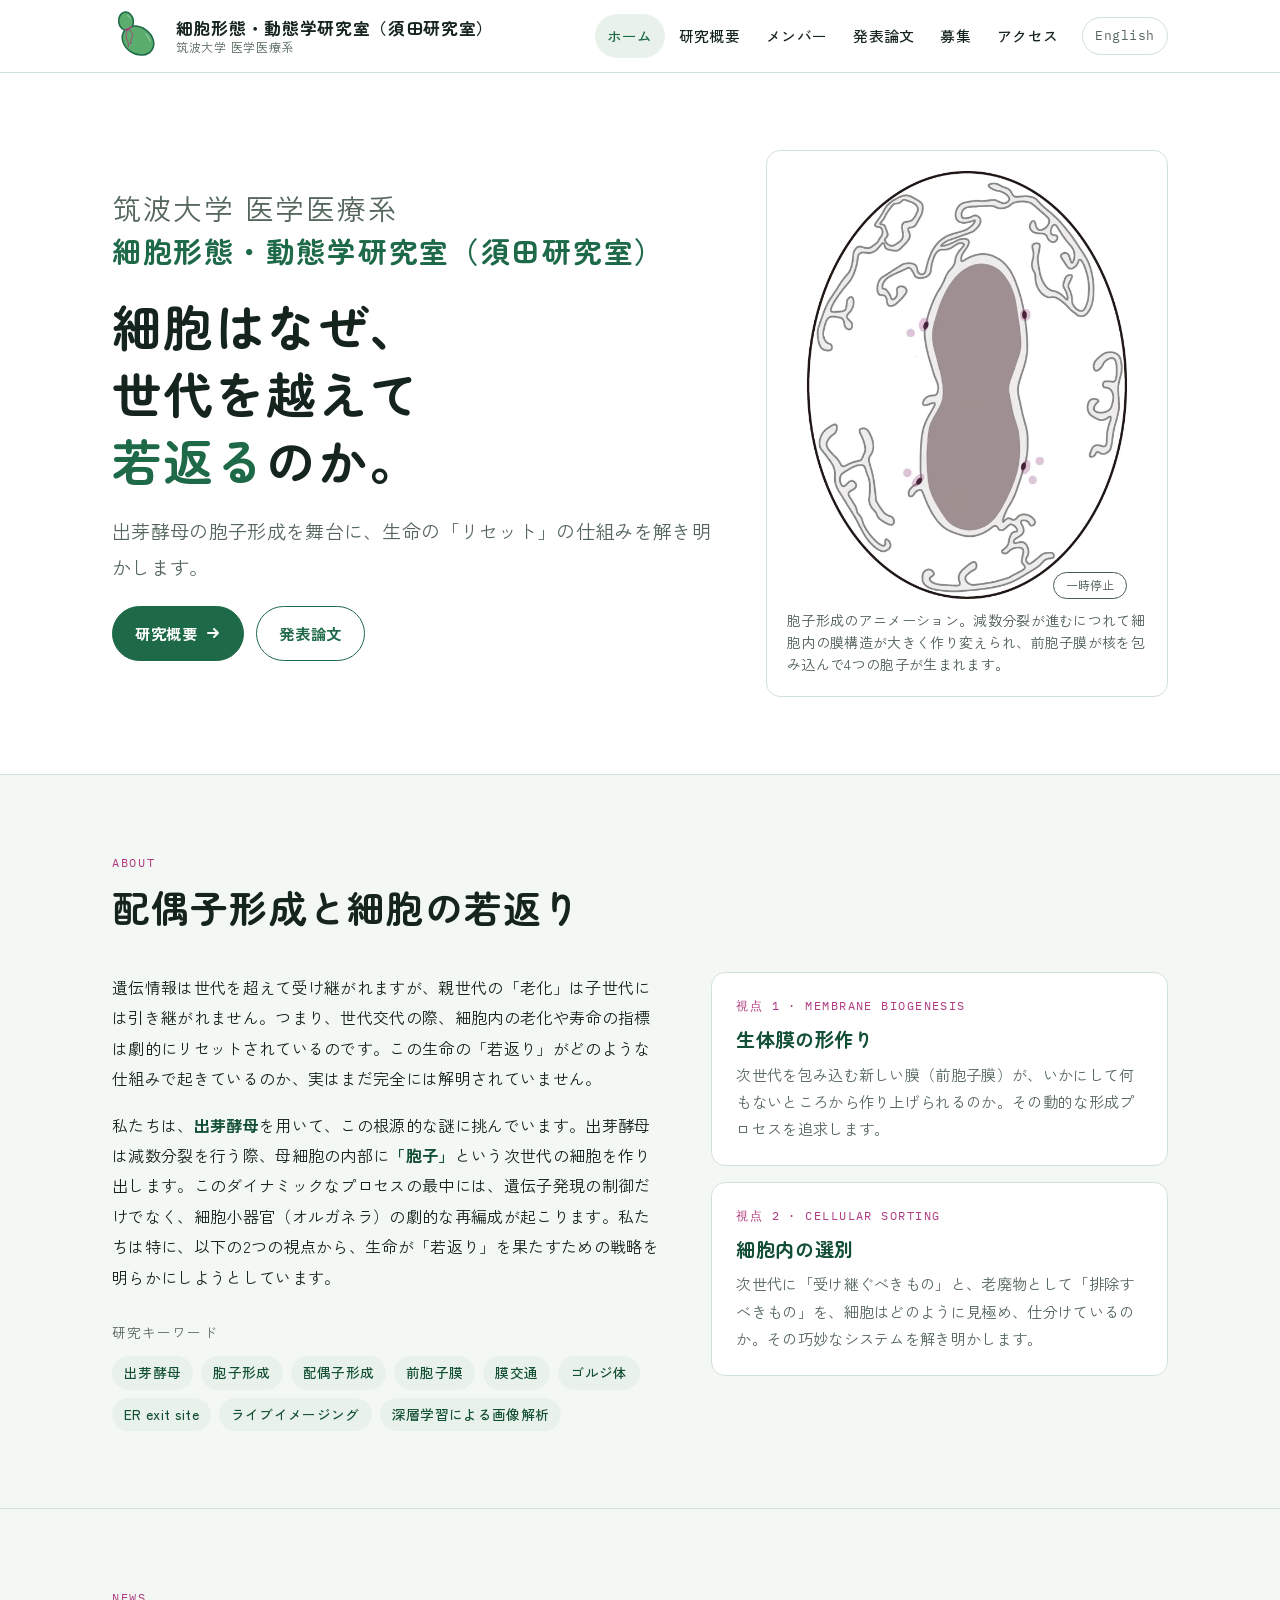
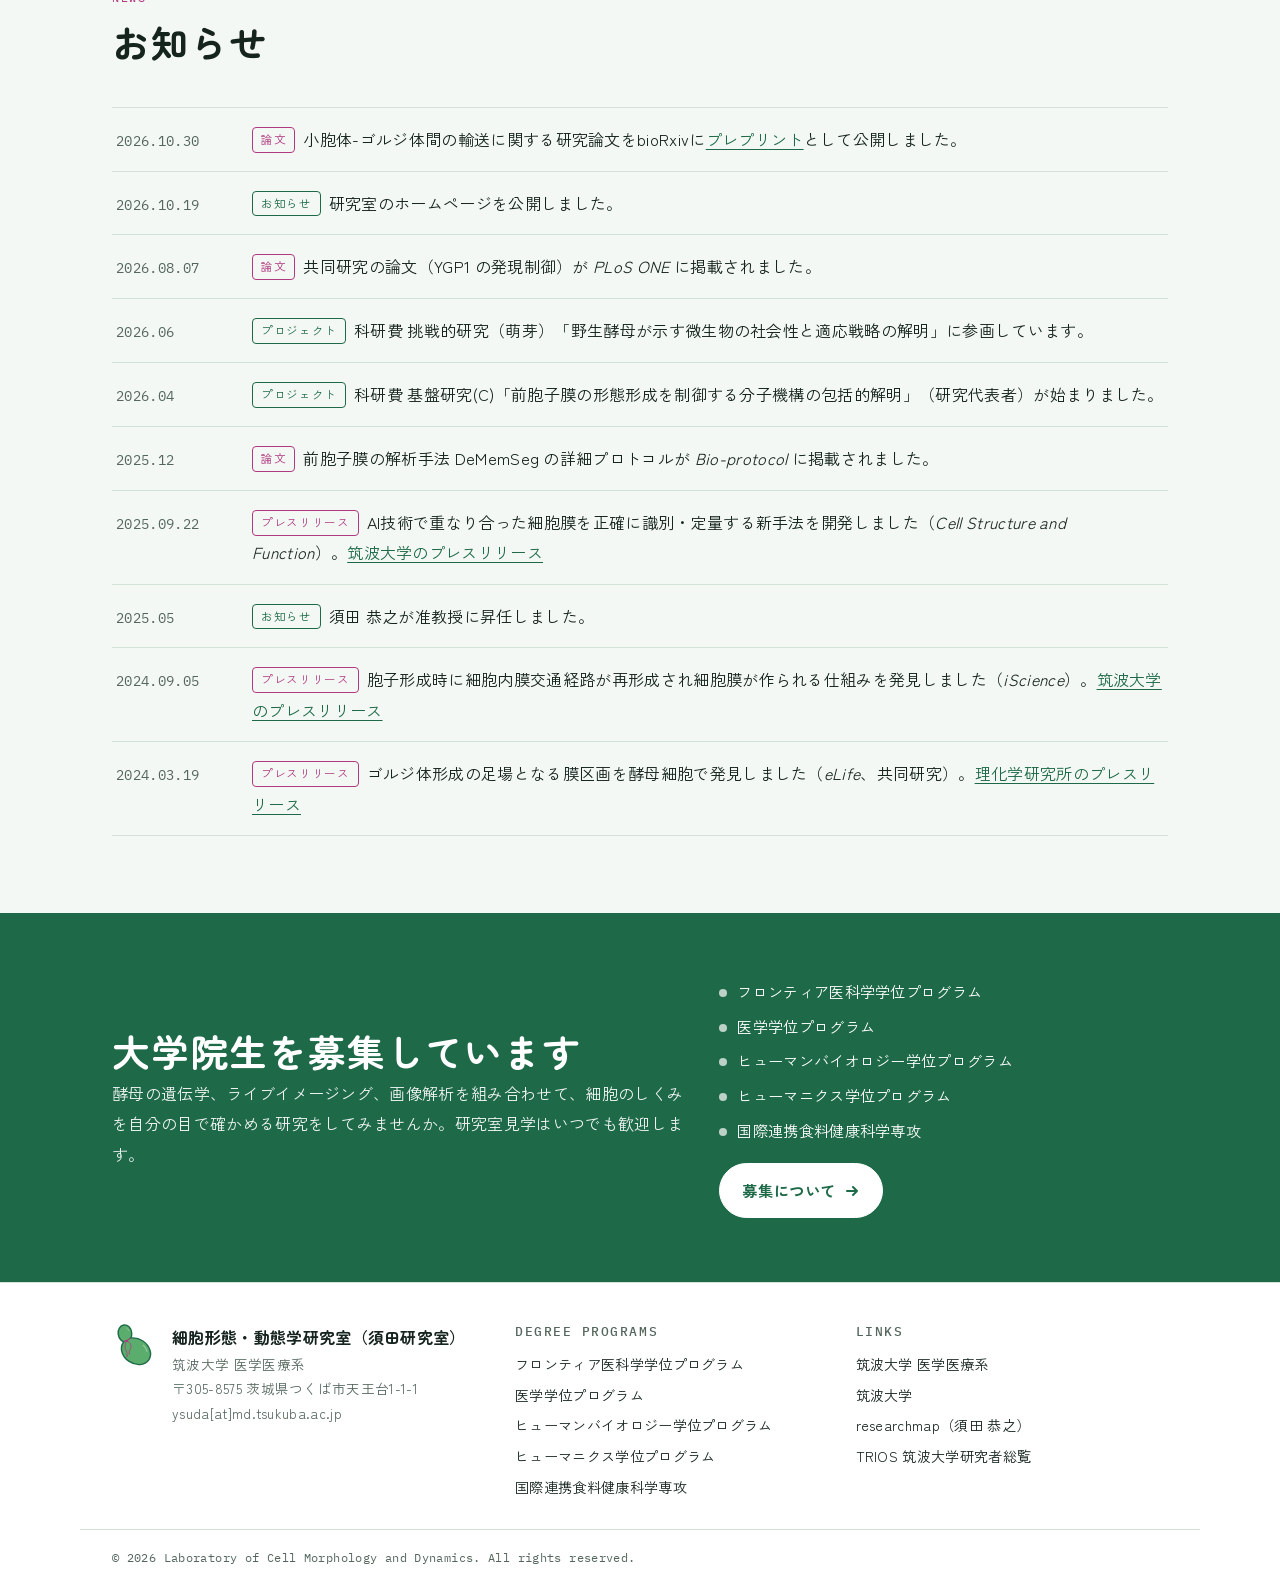
<file: index.html>
<!doctype html>
<html lang="ja">
<head>
<meta charset="utf-8">
<meta name="viewport" content="width=device-width, initial-scale=1, viewport-fit=cover">
<title>細胞形態・動態学研究室（須田研究室）｜筑波大学 医学医療系</title>
<meta name="claude:viewport-fit-sides" content="cover">
<meta name="description" content="筑波大学 医学医療系 細胞形態・動態学研究室（須田研究室）。出芽酵母の配偶子形成をモデルに、細胞の若返りの仕組みを研究しています。">
<link rel="icon" href="favicon.svg" type="image/svg+xml">
<link rel="alternate" hreflang="en" href="index_en.html">
<link rel="preconnect" href="https://fonts.googleapis.com"><link rel="preconnect" href="https://fonts.gstatic.com" crossorigin><link rel="stylesheet" href="https://fonts.googleapis.com/css2?family=IBM+Plex+Mono:wght@400;500&family=Kosugi+Maru&family=Zen+Kaku+Gothic+New:wght@400;500;700&family=Zen+Maru+Gothic:wght@500;700&display=swap">
<link rel="stylesheet" href="style.css">
</head>
<body>
<a class="skip" href="#main">本文へスキップ</a>
<header class="site-header" data-menu="closed">
  <div class="wrap header-inner">
    <a class="brand" href="index.html"><svg class="brand-mark" aria-hidden="true" focusable="false" xmlns="http://www.w3.org/2000/svg" viewBox="-55.75 -37.41 305.65 305.65">
<g>
<g fill="#1e6a48" stroke="#1e6a48" stroke-width="18.0" stroke-linejoin="round"><ellipse cx="26.617439823902934" cy="28.646310215102698" rx="38.78" ry="49.65" transform="rotate(-7.082 26.617439823902934 28.646310215102698)"/><ellipse cx="97.07" cy="142.35" rx="93.93" ry="74.01" transform="rotate(34.011 97.07 142.35)"/></g>
<g fill="#5aad6c"><ellipse cx="26.617439823902934" cy="28.646310215102698" rx="38.78" ry="49.65" transform="rotate(-7.082 26.617439823902934 28.646310215102698)"/><ellipse cx="97.07" cy="142.35" rx="93.93" ry="74.01" transform="rotate(34.011 97.07 142.35)"/></g>
<path d="M142.41 103.08 L143.97 104.59 L145.48 106.13 L146.95 107.70 L148.38 109.31 L149.77 110.93 L151.11 112.59 L152.41 114.27 L153.66 115.98 L154.86 117.70 L156.01 119.45 L157.11 121.22 L158.16 123.00 L159.16 124.80 L160.11 126.62 L161.01 128.45 L161.85 130.29 L162.63 132.14 L163.36 134.00 L164.03 135.87 L164.65 137.74 L165.21 139.62 L165.71 141.50 L166.16 143.38 L166.54 145.26" fill="none" stroke="#ffffff" stroke-opacity="0.35" stroke-width="7" stroke-linecap="round"/><path d="M35.99 -5.21 L36.78 -4.79 L37.56 -4.34 L38.33 -3.86 L39.09 -3.35 L39.84 -2.82 L40.58 -2.26 L41.31 -1.68 L42.02 -1.07 L42.73 -0.43 L43.42 0.23 L44.09 0.91 L44.75 1.62 L45.39 2.35 L46.02 3.10 L46.64 3.88 L47.23 4.67 L47.81 5.49 L48.37 6.32 L48.91 7.18 L49.43 8.05 L49.94 8.94 L50.42 9.85 L50.88 10.77 L51.33 11.71" fill="none" stroke="#ffffff" stroke-opacity="0.35" stroke-width="6" stroke-linecap="round"/>
<path d="M24.64 78.68Q45.01 76.49 58.25 60.86" fill="none" stroke="#b0397f" stroke-width="8" stroke-linecap="round"/>
<path d="M36.36 79.24C26.36 94.24 24.36 116.24 30.36 132.24C35.36 144.24 42.36 152.24 40.36 166.24" fill="none" stroke="#b0397f" stroke-width="5" stroke-linecap="round"/>
<path d="M41.36 79.24C58.36 84.24 68.36 100.24 64.36 118.24C61.36 130.24 52.36 136.24 54.36 150.24" fill="none" stroke="#b0397f" stroke-width="5" stroke-linecap="round"/>
<ellipse cx="38.36" cy="76.24" rx="7.4" ry="6.2" fill="#b0397f"/>
<path d="M40.36 164.24l-5 14h10z" fill="#b0397f"/><path d="M54.36 148.24l-5 14h10z" fill="#b0397f"/>
</g>
</svg><span class="brand-text"><span class="brand-name">細胞形態・動態学研究室（須田研究室）</span><span class="brand-sub">筑波大学 医学医療系</span></span></a>
    <button class="menu-btn" type="button" aria-controls="site-nav" aria-expanded="false" aria-label="メニュー"><svg class="i-open" viewBox="0 0 24 24" fill="none" stroke="currentColor" stroke-width="2" stroke-linecap="round" aria-hidden="true"><path d="M4 7h16M4 12h16M4 17h16"/></svg><svg class="i-close" viewBox="0 0 24 24" fill="none" stroke="currentColor" stroke-width="2" stroke-linecap="round" aria-hidden="true"><path d="M6 6l12 12M18 6L6 18"/></svg></button>
    <nav class="nav" id="site-nav" data-open="false" aria-label="メインメニュー">
      <ul class="nav-list"><li><a href="index.html" aria-current="page">ホーム</a></li><li><a href="research.html">研究概要</a></li><li><a href="members.html">メンバー</a></li><li><a href="publications.html">発表論文</a></li><li><a href="join.html">募集</a></li><li><a href="access.html">アクセス</a></li></ul>
      <a class="lang" href="index_en.html" hreflang="en" lang="en">English</a>
    </nav>
  </div>
</header>
<main id="main">
<section class="hero"><div class="wrap hero-grid">
  <div class="hero-copy">
    <p class="hero-org"><b class="nw">筑波大学 医学医療系</b>　<span class="nw">細胞形態・動態学研究室</span><span class="nw">（須田研究室）</span></p>
    <h1>細胞はなぜ、<br>世代を越えて<span class="nw"><span class="accent">若返る</span>のか。</span></h1>
    <p class="hero-sub">出芽酵母の胞子形成を舞台に、生命の「リセット」の仕組みを解き明かします。</p>
    <div class="btn-row"><a class="btn btn-primary" href="research.html">研究概要 <svg viewBox="0 0 16 16" fill="none" stroke="currentColor" stroke-width="2" stroke-linecap="round" stroke-linejoin="round" aria-hidden="true"><path d="M3 8h10M9 4l4 4-4 4"/></svg></a><a class="btn btn-ghost" href="publications.html">発表論文</a></div>
  </div>
  <figure class="figure figure-anim">
  <div class="anim-frame">
    <video class="anim" autoplay muted loop playsinline preload="auto" poster="sporulation-poster.jpg" width="576" height="770" aria-label="出芽酵母の胞子形成のアニメーション">
      <source src="sporulation.webm" type="video/webm">
      <source src="sporulation.mp4" type="video/mp4">
    </video>
    <button class="anim-toggle" type="button" data-label-pause="一時停止" data-label-play="再生">一時停止</button>
  </div>
  <figcaption>胞子形成のアニメーション。減数分裂が進むにつれて細胞内の膜構造が大きく作り変えられ、前胞子膜が核を包み込んで4つの胞子が生まれます。</figcaption>
</figure>
</div></section>
<section class="section"><div class="wrap">
  <div class="section-head"><span class="eyebrow">About</span><h2 class="section-title">配偶子形成と細胞の若返り</h2></div>
  <div class="about-grid">
    <div><div class="prose"><p>遺伝情報は世代を超えて受け継がれますが、親世代の「老化」は子世代には引き継がれません。つまり、世代交代の際、細胞内の老化や寿命の指標は劇的にリセットされているのです。この生命の「若返り」がどのような仕組みで起きているのか、実はまだ完全には解明されていません。</p><p>私たちは、<strong>出芽酵母</strong>を用いて、この根源的な謎に挑んでいます。出芽酵母は減数分裂を行う際、母細胞の内部に<strong>「胞子」</strong>という次世代の細胞を作り出します。このダイナミックなプロセスの最中には、遺伝子発現の制御だけでなく、細胞小器官（オルガネラ）の劇的な再編成が起こります。私たちは特に、以下の2つの視点から、生命が「若返り」を果たすための戦略を明らかにしようとしています。</p></div>
      <div class="kw"><span class="kw-title">研究キーワード</span><ul class="chips"><li>出芽酵母</li><li>胞子形成</li><li>配偶子形成</li><li>前胞子膜</li><li>膜交通</li><li>ゴルジ体</li><li>ER exit site</li><li>ライブイメージング</li><li>深層学習による画像解析</li></ul></div></div>
    <div class="views"><div class="view"><span class="view-label">視点 1 · Membrane biogenesis</span><h3>生体膜の形作り</h3><p>次世代を包み込む新しい膜（前胞子膜）が、いかにして何もないところから作り上げられるのか。その動的な形成プロセスを追求します。</p></div><div class="view"><span class="view-label">視点 2 · Cellular sorting</span><h3>細胞内の選別</h3><p>次世代に「受け継ぐべきもの」と、老廃物として「排除すべきもの」を、細胞はどのように見極め、仕分けているのか。その巧妙なシステムを解き明かします。</p></div></div>
  </div>
</div></section>
<section class="section"><div class="wrap">
  <div class="section-head"><span class="eyebrow">News</span><h2 class="section-title">お知らせ</h2></div>
  <ul class="news"><li><time datetime="2026-10-30">2026.10.30</time><p><span class="tag paper">論文</span>小胞体-ゴルジ体間の輸送に関する研究論文をbioRxivに<a href="https://doi.org/10.64898/2026.10.06.756745" target="_blank" rel="noopener">プレプリント</a>として公開しました。</p></li><li><time datetime="2026-10-19">2026.10.19</time><p><span class="tag">お知らせ</span>研究室のホームページを公開しました。</p></li><li><time datetime="2026-08-07">2026.08.07</time><p><span class="tag paper">論文</span>共同研究の論文（YGP1 の発現制御）が <i>PLoS ONE</i> に掲載されました。</p></li><li><time datetime="2026-06">2026.06</time><p><span class="tag">プロジェクト</span>科研費 挑戦的研究（萌芽）「野生酵母が示す微生物の社会性と適応戦略の解明」に参画しています。</p></li><li><time datetime="2026-04">2026.04</time><p><span class="tag">プロジェクト</span>科研費 基盤研究(C)「前胞子膜の形態形成を制御する分子機構の包括的解明」（研究代表者）が始まりました。</p></li><li><time datetime="2025-12">2025.12</time><p><span class="tag paper">論文</span>前胞子膜の解析手法 DeMemSeg の詳細プロトコルが <i>Bio-protocol</i> に掲載されました。</p></li><li><time datetime="2025-09-22">2025.09.22</time><p><span class="tag paper">プレスリリース</span>AI技術で重なり合った細胞膜を正確に識別・定量する新手法を開発しました（<i>Cell Structure and Function</i>）。<a href="https://www.tsukuba.ac.jp/journal/medicine-health/20250922140000.html" target="_blank" rel="noopener">筑波大学のプレスリリース</a></p></li><li><time datetime="2025-05">2025.05</time><p><span class="tag">お知らせ</span>須田 恭之が准教授に昇任しました。</p></li><li><time datetime="2024-09-05">2024.09.05</time><p><span class="tag paper">プレスリリース</span>胞子形成時に細胞内膜交通経路が再形成され細胞膜が作られる仕組みを発見しました（<i>iScience</i>）。<a href="https://www.tsukuba.ac.jp/journal/medicine-health/20240905140000.html" target="_blank" rel="noopener">筑波大学のプレスリリース</a></p></li><li><time datetime="2024-03-19">2024.03.19</time><p><span class="tag paper">プレスリリース</span>ゴルジ体形成の足場となる膜区画を酵母細胞で発見しました（<i>eLife</i>、共同研究）。<a href="https://www.riken.jp/press/2024/20240319_1/index.html" target="_blank" rel="noopener">理化学研究所のプレスリリース</a></p></li></ul>
</div></section>
<section class="band"><div class="wrap">
  <div><h2>大学院生を募集しています</h2><p>酵母の遺伝学、ライブイメージング、画像解析を組み合わせて、細胞のしくみを自分の目で確かめる研究をしてみませんか。研究室見学はいつでも歓迎します。</p></div>
  <div style="display:flex;flex-direction:column;gap:18px"><ul class="band-programs"><li>フロンティア医科学学位プログラム</li><li>医学学位プログラム</li><li>ヒューマンバイオロジー学位プログラム</li><li>ヒューマニクス学位プログラム</li><li>国際連携食料健康科学専攻</li></ul><a class="btn" href="join.html" style="align-self:flex-start">募集について <svg viewBox="0 0 16 16" fill="none" stroke="currentColor" stroke-width="2" stroke-linecap="round" stroke-linejoin="round" aria-hidden="true"><path d="M3 8h10M9 4l4 4-4 4"/></svg></a></div>
</div></section>
</main>
<footer class="site-footer">
  <div class="wrap footer-grid">
    <div class="footer-brand"><svg class="brand-mark" aria-hidden="true" focusable="false" xmlns="http://www.w3.org/2000/svg" viewBox="-55.75 -37.41 305.65 305.65">
<g>
<g fill="#1e6a48" stroke="#1e6a48" stroke-width="18.0" stroke-linejoin="round"><ellipse cx="26.617439823902934" cy="28.646310215102698" rx="38.78" ry="49.65" transform="rotate(-7.082 26.617439823902934 28.646310215102698)"/><ellipse cx="97.07" cy="142.35" rx="93.93" ry="74.01" transform="rotate(34.011 97.07 142.35)"/></g>
<g fill="#5aad6c"><ellipse cx="26.617439823902934" cy="28.646310215102698" rx="38.78" ry="49.65" transform="rotate(-7.082 26.617439823902934 28.646310215102698)"/><ellipse cx="97.07" cy="142.35" rx="93.93" ry="74.01" transform="rotate(34.011 97.07 142.35)"/></g>
<path d="M142.41 103.08 L143.97 104.59 L145.48 106.13 L146.95 107.70 L148.38 109.31 L149.77 110.93 L151.11 112.59 L152.41 114.27 L153.66 115.98 L154.86 117.70 L156.01 119.45 L157.11 121.22 L158.16 123.00 L159.16 124.80 L160.11 126.62 L161.01 128.45 L161.85 130.29 L162.63 132.14 L163.36 134.00 L164.03 135.87 L164.65 137.74 L165.21 139.62 L165.71 141.50 L166.16 143.38 L166.54 145.26" fill="none" stroke="#ffffff" stroke-opacity="0.35" stroke-width="7" stroke-linecap="round"/><path d="M35.99 -5.21 L36.78 -4.79 L37.56 -4.34 L38.33 -3.86 L39.09 -3.35 L39.84 -2.82 L40.58 -2.26 L41.31 -1.68 L42.02 -1.07 L42.73 -0.43 L43.42 0.23 L44.09 0.91 L44.75 1.62 L45.39 2.35 L46.02 3.10 L46.64 3.88 L47.23 4.67 L47.81 5.49 L48.37 6.32 L48.91 7.18 L49.43 8.05 L49.94 8.94 L50.42 9.85 L50.88 10.77 L51.33 11.71" fill="none" stroke="#ffffff" stroke-opacity="0.35" stroke-width="6" stroke-linecap="round"/>
<path d="M24.64 78.68Q45.01 76.49 58.25 60.86" fill="none" stroke="#b0397f" stroke-width="8" stroke-linecap="round"/>
<path d="M36.36 79.24C26.36 94.24 24.36 116.24 30.36 132.24C35.36 144.24 42.36 152.24 40.36 166.24" fill="none" stroke="#b0397f" stroke-width="5" stroke-linecap="round"/>
<path d="M41.36 79.24C58.36 84.24 68.36 100.24 64.36 118.24C61.36 130.24 52.36 136.24 54.36 150.24" fill="none" stroke="#b0397f" stroke-width="5" stroke-linecap="round"/>
<ellipse cx="38.36" cy="76.24" rx="7.4" ry="6.2" fill="#b0397f"/>
<path d="M40.36 164.24l-5 14h10z" fill="#b0397f"/><path d="M54.36 148.24l-5 14h10z" fill="#b0397f"/>
</g>
</svg><address><strong>細胞形態・動態学研究室（須田研究室）</strong>筑波大学 医学医療系<br>〒305-8575 茨城県つくば市天王台1-1-1<br>ysuda[at]md.tsukuba.ac.jp</address></div>
    <div class="footer-col"><h2>Degree programs</h2><ul><li><a href="https://www.md.tsukuba.ac.jp/FrontierSite/" target="_blank" rel="noopener">フロンティア医科学学位プログラム</a></li><li><a href="https://www.md.tsukuba.ac.jp/gradmed/" target="_blank" rel="noopener">医学学位プログラム</a></li><li><a href="https://hbp.tsukuba.ac.jp/" target="_blank" rel="noopener">ヒューマンバイオロジー学位プログラム</a></li><li><a href="https://g-sigma.edu.tsukuba.ac.jp/humanics/" target="_blank" rel="noopener">ヒューマニクス学位プログラム</a></li><li><a href="https://www.gip.tsukuba.ac.jp/" target="_blank" rel="noopener">国際連携食料健康科学専攻</a></li></ul></div>
    <div class="footer-col"><h2>Links</h2><ul><li><a href="https://www.md.tsukuba.ac.jp/top/" target="_blank" rel="noopener">筑波大学 医学医療系</a></li><li><a href="https://www.tsukuba.ac.jp/" target="_blank" rel="noopener">筑波大学</a></li><li><a href="https://researchmap.jp/yasu_suda/" target="_blank" rel="noopener">researchmap（須田 恭之）</a></li><li><a href="https://trios.tsukuba.ac.jp/researcher/0000003522" target="_blank" rel="noopener">TRIOS 筑波大学研究者総覧</a></li></ul></div>
  </div>
  <div class="wrap copyright">© 2026 Laboratory of Cell Morphology and Dynamics. All rights reserved.</div>
</footer>
<script src="main.js"></script>
</body>
</html>
</file>
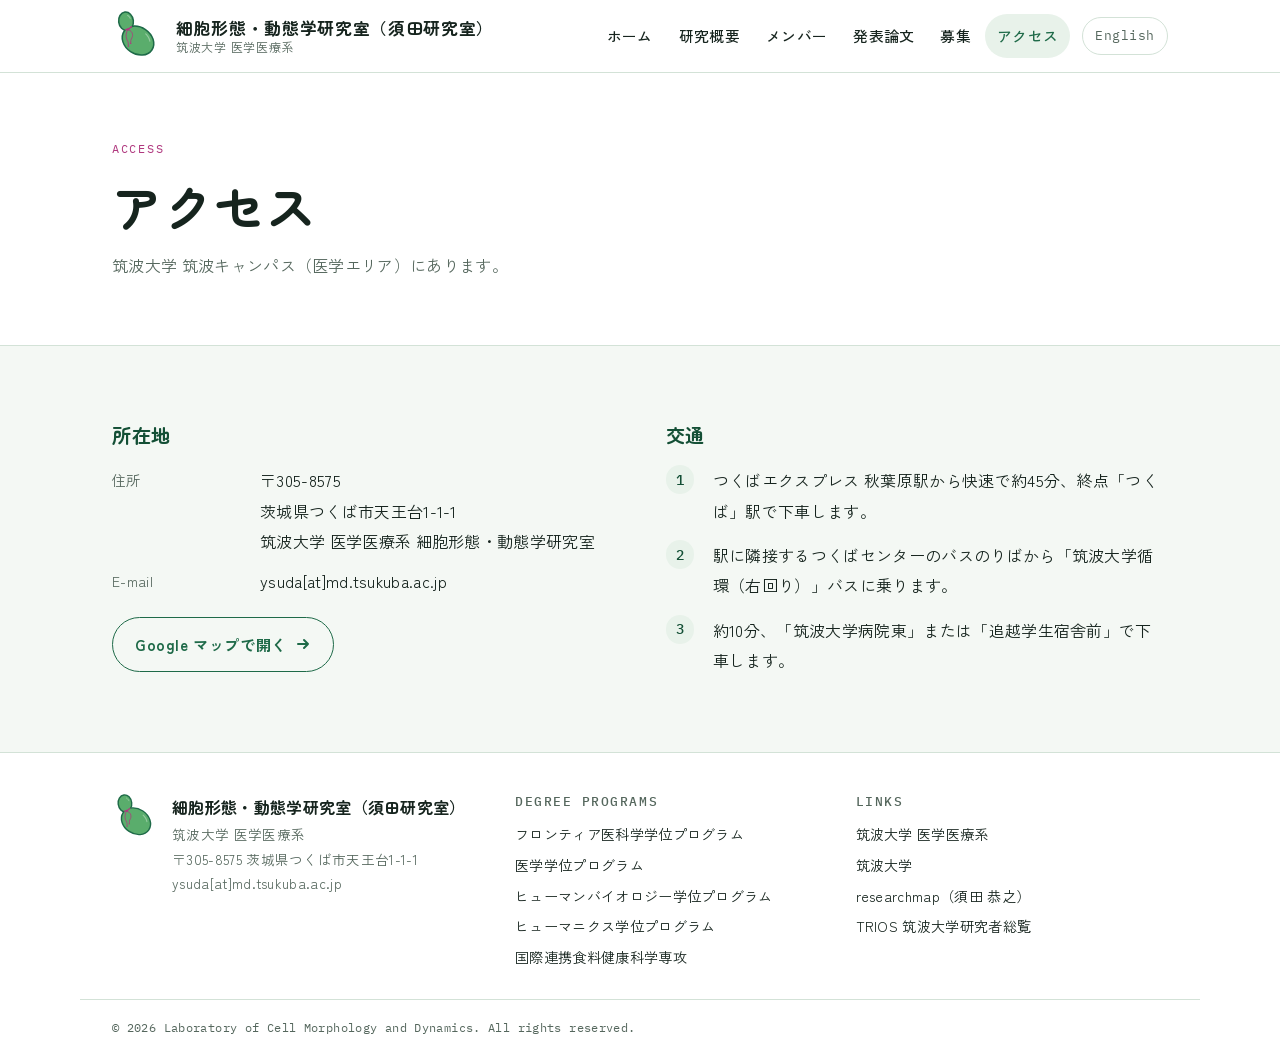
<file: access.html>
<!doctype html>
<html lang="ja">
<head>
<meta charset="utf-8">
<meta name="viewport" content="width=device-width, initial-scale=1, viewport-fit=cover">
<title>アクセス｜細胞形態・動態学研究室（須田研究室）</title>
<meta name="claude:viewport-fit-sides" content="cover">
<meta name="description" content="筑波大学 医学医療系 細胞形態・動態学研究室（須田研究室）。出芽酵母の配偶子形成をモデルに、細胞の若返りの仕組みを研究しています。">
<link rel="icon" href="favicon.svg" type="image/svg+xml">
<link rel="alternate" hreflang="en" href="access_en.html">
<link rel="preconnect" href="https://fonts.googleapis.com"><link rel="preconnect" href="https://fonts.gstatic.com" crossorigin><link rel="stylesheet" href="https://fonts.googleapis.com/css2?family=IBM+Plex+Mono:wght@400;500&family=Kosugi+Maru&family=Zen+Kaku+Gothic+New:wght@400;500;700&family=Zen+Maru+Gothic:wght@500;700&display=swap">
<link rel="stylesheet" href="style.css">
</head>
<body>
<a class="skip" href="#main">本文へスキップ</a>
<header class="site-header" data-menu="closed">
  <div class="wrap header-inner">
    <a class="brand" href="index.html"><svg class="brand-mark" aria-hidden="true" focusable="false" xmlns="http://www.w3.org/2000/svg" viewBox="-55.75 -37.41 305.65 305.65">
<g>
<g fill="#1e6a48" stroke="#1e6a48" stroke-width="18.0" stroke-linejoin="round"><ellipse cx="26.617439823902934" cy="28.646310215102698" rx="38.78" ry="49.65" transform="rotate(-7.082 26.617439823902934 28.646310215102698)"/><ellipse cx="97.07" cy="142.35" rx="93.93" ry="74.01" transform="rotate(34.011 97.07 142.35)"/></g>
<g fill="#5aad6c"><ellipse cx="26.617439823902934" cy="28.646310215102698" rx="38.78" ry="49.65" transform="rotate(-7.082 26.617439823902934 28.646310215102698)"/><ellipse cx="97.07" cy="142.35" rx="93.93" ry="74.01" transform="rotate(34.011 97.07 142.35)"/></g>
<path d="M142.41 103.08 L143.97 104.59 L145.48 106.13 L146.95 107.70 L148.38 109.31 L149.77 110.93 L151.11 112.59 L152.41 114.27 L153.66 115.98 L154.86 117.70 L156.01 119.45 L157.11 121.22 L158.16 123.00 L159.16 124.80 L160.11 126.62 L161.01 128.45 L161.85 130.29 L162.63 132.14 L163.36 134.00 L164.03 135.87 L164.65 137.74 L165.21 139.62 L165.71 141.50 L166.16 143.38 L166.54 145.26" fill="none" stroke="#ffffff" stroke-opacity="0.35" stroke-width="7" stroke-linecap="round"/><path d="M35.99 -5.21 L36.78 -4.79 L37.56 -4.34 L38.33 -3.86 L39.09 -3.35 L39.84 -2.82 L40.58 -2.26 L41.31 -1.68 L42.02 -1.07 L42.73 -0.43 L43.42 0.23 L44.09 0.91 L44.75 1.62 L45.39 2.35 L46.02 3.10 L46.64 3.88 L47.23 4.67 L47.81 5.49 L48.37 6.32 L48.91 7.18 L49.43 8.05 L49.94 8.94 L50.42 9.85 L50.88 10.77 L51.33 11.71" fill="none" stroke="#ffffff" stroke-opacity="0.35" stroke-width="6" stroke-linecap="round"/>
<path d="M24.64 78.68Q45.01 76.49 58.25 60.86" fill="none" stroke="#b0397f" stroke-width="8" stroke-linecap="round"/>
<path d="M36.36 79.24C26.36 94.24 24.36 116.24 30.36 132.24C35.36 144.24 42.36 152.24 40.36 166.24" fill="none" stroke="#b0397f" stroke-width="5" stroke-linecap="round"/>
<path d="M41.36 79.24C58.36 84.24 68.36 100.24 64.36 118.24C61.36 130.24 52.36 136.24 54.36 150.24" fill="none" stroke="#b0397f" stroke-width="5" stroke-linecap="round"/>
<ellipse cx="38.36" cy="76.24" rx="7.4" ry="6.2" fill="#b0397f"/>
<path d="M40.36 164.24l-5 14h10z" fill="#b0397f"/><path d="M54.36 148.24l-5 14h10z" fill="#b0397f"/>
</g>
</svg><span class="brand-text"><span class="brand-name">細胞形態・動態学研究室（須田研究室）</span><span class="brand-sub">筑波大学 医学医療系</span></span></a>
    <button class="menu-btn" type="button" aria-controls="site-nav" aria-expanded="false" aria-label="メニュー"><svg class="i-open" viewBox="0 0 24 24" fill="none" stroke="currentColor" stroke-width="2" stroke-linecap="round" aria-hidden="true"><path d="M4 7h16M4 12h16M4 17h16"/></svg><svg class="i-close" viewBox="0 0 24 24" fill="none" stroke="currentColor" stroke-width="2" stroke-linecap="round" aria-hidden="true"><path d="M6 6l12 12M18 6L6 18"/></svg></button>
    <nav class="nav" id="site-nav" data-open="false" aria-label="メインメニュー">
      <ul class="nav-list"><li><a href="index.html">ホーム</a></li><li><a href="research.html">研究概要</a></li><li><a href="members.html">メンバー</a></li><li><a href="publications.html">発表論文</a></li><li><a href="join.html">募集</a></li><li><a href="access.html" aria-current="page">アクセス</a></li></ul>
      <a class="lang" href="access_en.html" hreflang="en" lang="en">English</a>
    </nav>
  </div>
</header>
<main id="main">
<section class="page-hero"><div class="wrap">
  <span class="eyebrow">Access</span><h1>アクセス</h1><p>筑波大学 筑波キャンパス（医学エリア）にあります。</p>
</div></section>
<section class="section"><div class="wrap cols-2">
  <div><h3 class="sub-title">所在地</h3>
    <dl class="dl">
      <dt>住所</dt><dd>〒305-8575<br>茨城県つくば市天王台1-1-1<br>筑波大学 医学医療系 細胞形態・動態学研究室</dd>
      <dt>E-mail</dt><dd>ysuda[at]md.tsukuba.ac.jp</dd>
    </dl>
    <div class="btn-row" style="margin-top:20px"><a class="btn btn-ghost" href="https://www.google.com/maps/search/?api=1&query=%E7%AD%91%E6%B3%A2%E5%A4%A7%E5%AD%A6%20%E5%8C%BB%E5%AD%A6%E3%82%A8%E3%83%AA%E3%82%A2" target="_blank" rel="noopener">Google マップで開く <svg viewBox="0 0 16 16" fill="none" stroke="currentColor" stroke-width="2" stroke-linecap="round" stroke-linejoin="round" aria-hidden="true"><path d="M3 8h10M9 4l4 4-4 4"/></svg></a></div>
  </div>
  <div><h3 class="sub-title">交通</h3>
    <ol class="steps">
      <li><p>つくばエクスプレス 秋葉原駅から快速で約45分、終点「つくば」駅で下車します。</p></li>
      <li><p>駅に隣接するつくばセンターのバスのりばから「筑波大学循環（右回り）」バスに乗ります。</p></li>
      <li><p>約10分、「筑波大学病院東」または「追越学生宿舎前」で下車します。</p></li>
    </ol>
  </div>
</div></section>
</main>
<footer class="site-footer">
  <div class="wrap footer-grid">
    <div class="footer-brand"><svg class="brand-mark" aria-hidden="true" focusable="false" xmlns="http://www.w3.org/2000/svg" viewBox="-55.75 -37.41 305.65 305.65">
<g>
<g fill="#1e6a48" stroke="#1e6a48" stroke-width="18.0" stroke-linejoin="round"><ellipse cx="26.617439823902934" cy="28.646310215102698" rx="38.78" ry="49.65" transform="rotate(-7.082 26.617439823902934 28.646310215102698)"/><ellipse cx="97.07" cy="142.35" rx="93.93" ry="74.01" transform="rotate(34.011 97.07 142.35)"/></g>
<g fill="#5aad6c"><ellipse cx="26.617439823902934" cy="28.646310215102698" rx="38.78" ry="49.65" transform="rotate(-7.082 26.617439823902934 28.646310215102698)"/><ellipse cx="97.07" cy="142.35" rx="93.93" ry="74.01" transform="rotate(34.011 97.07 142.35)"/></g>
<path d="M142.41 103.08 L143.97 104.59 L145.48 106.13 L146.95 107.70 L148.38 109.31 L149.77 110.93 L151.11 112.59 L152.41 114.27 L153.66 115.98 L154.86 117.70 L156.01 119.45 L157.11 121.22 L158.16 123.00 L159.16 124.80 L160.11 126.62 L161.01 128.45 L161.85 130.29 L162.63 132.14 L163.36 134.00 L164.03 135.87 L164.65 137.74 L165.21 139.62 L165.71 141.50 L166.16 143.38 L166.54 145.26" fill="none" stroke="#ffffff" stroke-opacity="0.35" stroke-width="7" stroke-linecap="round"/><path d="M35.99 -5.21 L36.78 -4.79 L37.56 -4.34 L38.33 -3.86 L39.09 -3.35 L39.84 -2.82 L40.58 -2.26 L41.31 -1.68 L42.02 -1.07 L42.73 -0.43 L43.42 0.23 L44.09 0.91 L44.75 1.62 L45.39 2.35 L46.02 3.10 L46.64 3.88 L47.23 4.67 L47.81 5.49 L48.37 6.32 L48.91 7.18 L49.43 8.05 L49.94 8.94 L50.42 9.85 L50.88 10.77 L51.33 11.71" fill="none" stroke="#ffffff" stroke-opacity="0.35" stroke-width="6" stroke-linecap="round"/>
<path d="M24.64 78.68Q45.01 76.49 58.25 60.86" fill="none" stroke="#b0397f" stroke-width="8" stroke-linecap="round"/>
<path d="M36.36 79.24C26.36 94.24 24.36 116.24 30.36 132.24C35.36 144.24 42.36 152.24 40.36 166.24" fill="none" stroke="#b0397f" stroke-width="5" stroke-linecap="round"/>
<path d="M41.36 79.24C58.36 84.24 68.36 100.24 64.36 118.24C61.36 130.24 52.36 136.24 54.36 150.24" fill="none" stroke="#b0397f" stroke-width="5" stroke-linecap="round"/>
<ellipse cx="38.36" cy="76.24" rx="7.4" ry="6.2" fill="#b0397f"/>
<path d="M40.36 164.24l-5 14h10z" fill="#b0397f"/><path d="M54.36 148.24l-5 14h10z" fill="#b0397f"/>
</g>
</svg><address><strong>細胞形態・動態学研究室（須田研究室）</strong>筑波大学 医学医療系<br>〒305-8575 茨城県つくば市天王台1-1-1<br>ysuda[at]md.tsukuba.ac.jp</address></div>
    <div class="footer-col"><h2>Degree programs</h2><ul><li><a href="https://www.md.tsukuba.ac.jp/FrontierSite/" target="_blank" rel="noopener">フロンティア医科学学位プログラム</a></li><li><a href="https://www.md.tsukuba.ac.jp/gradmed/" target="_blank" rel="noopener">医学学位プログラム</a></li><li><a href="https://hbp.tsukuba.ac.jp/" target="_blank" rel="noopener">ヒューマンバイオロジー学位プログラム</a></li><li><a href="https://g-sigma.edu.tsukuba.ac.jp/humanics/" target="_blank" rel="noopener">ヒューマニクス学位プログラム</a></li><li><a href="https://www.gip.tsukuba.ac.jp/" target="_blank" rel="noopener">国際連携食料健康科学専攻</a></li></ul></div>
    <div class="footer-col"><h2>Links</h2><ul><li><a href="https://www.md.tsukuba.ac.jp/top/" target="_blank" rel="noopener">筑波大学 医学医療系</a></li><li><a href="https://www.tsukuba.ac.jp/" target="_blank" rel="noopener">筑波大学</a></li><li><a href="https://researchmap.jp/yasu_suda/" target="_blank" rel="noopener">researchmap（須田 恭之）</a></li><li><a href="https://trios.tsukuba.ac.jp/researcher/0000003522" target="_blank" rel="noopener">TRIOS 筑波大学研究者総覧</a></li></ul></div>
  </div>
  <div class="wrap copyright">© 2026 Laboratory of Cell Morphology and Dynamics. All rights reserved.</div>
</footer>
<script src="main.js"></script>
</body>
</html>
</file>
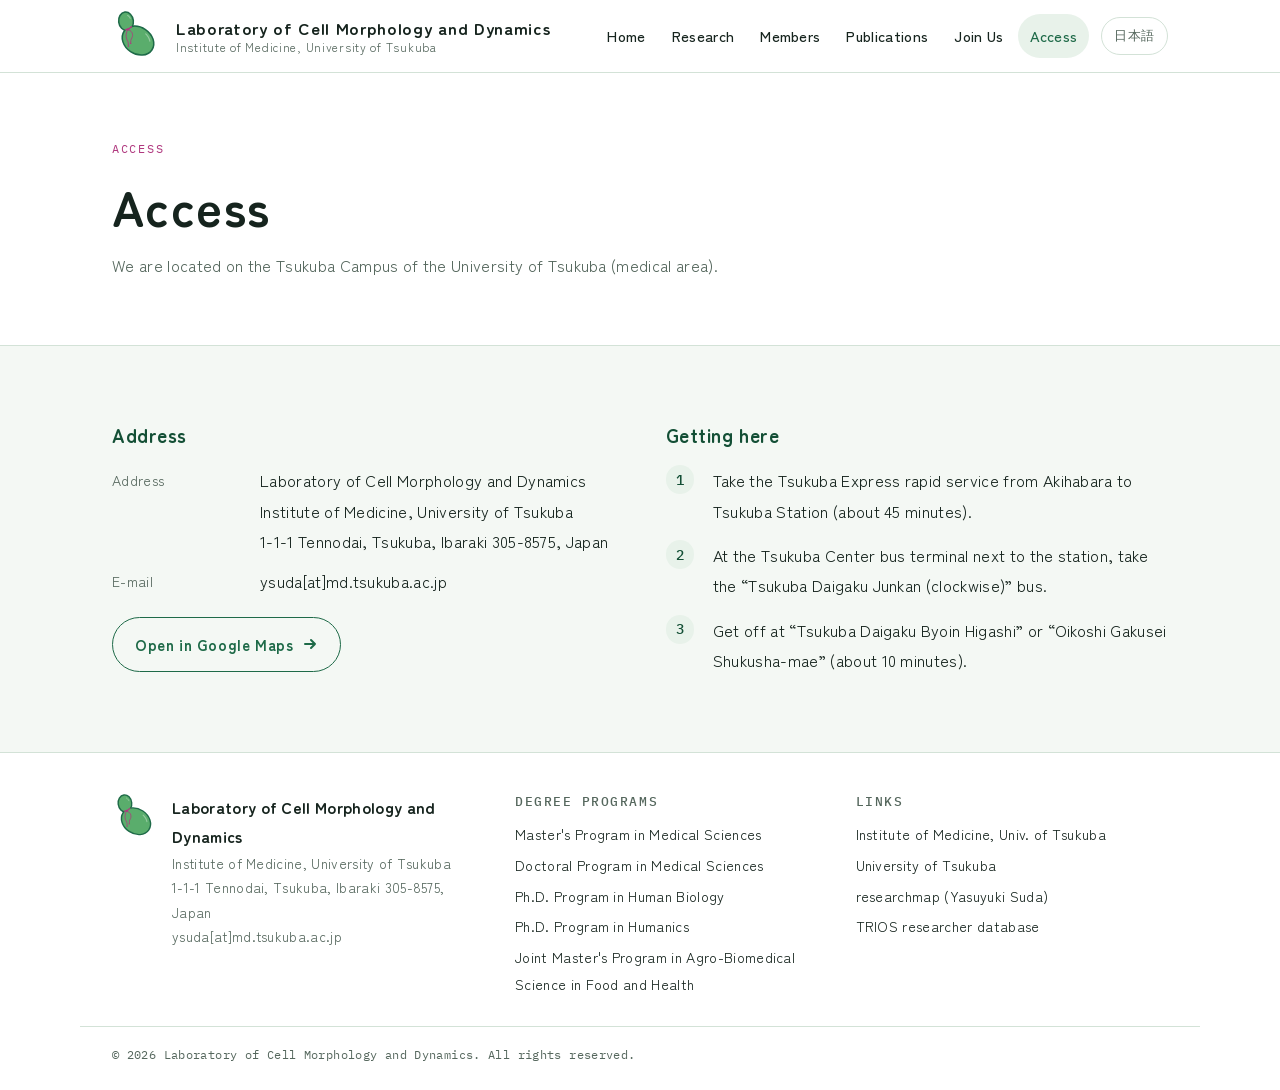
<file: access_en.html>
<!doctype html>
<html lang="en">
<head>
<meta charset="utf-8">
<meta name="viewport" content="width=device-width, initial-scale=1, viewport-fit=cover">
<title>Access | Laboratory of Cell Morphology and Dynamics</title>
<meta name="claude:viewport-fit-sides" content="cover">
<meta name="description" content="Laboratory of Cell Morphology and Dynamics, Institute of Medicine, University of Tsukuba. We study cellular rejuvenation through gametogenesis in budding yeast.">
<link rel="icon" href="favicon.svg" type="image/svg+xml">
<link rel="alternate" hreflang="ja" href="access.html">
<link rel="preconnect" href="https://fonts.googleapis.com"><link rel="preconnect" href="https://fonts.gstatic.com" crossorigin><link rel="stylesheet" href="https://fonts.googleapis.com/css2?family=IBM+Plex+Mono:wght@400;500&family=Kosugi+Maru&family=Zen+Kaku+Gothic+New:wght@400;500;700&family=Zen+Maru+Gothic:wght@500;700&display=swap">
<link rel="stylesheet" href="style.css">
</head>
<body>
<a class="skip" href="#main">Skip to content</a>
<header class="site-header" data-menu="closed">
  <div class="wrap header-inner">
    <a class="brand" href="index_en.html"><svg class="brand-mark" aria-hidden="true" focusable="false" xmlns="http://www.w3.org/2000/svg" viewBox="-55.75 -37.41 305.65 305.65">
<g>
<g fill="#1e6a48" stroke="#1e6a48" stroke-width="18.0" stroke-linejoin="round"><ellipse cx="26.617439823902934" cy="28.646310215102698" rx="38.78" ry="49.65" transform="rotate(-7.082 26.617439823902934 28.646310215102698)"/><ellipse cx="97.07" cy="142.35" rx="93.93" ry="74.01" transform="rotate(34.011 97.07 142.35)"/></g>
<g fill="#5aad6c"><ellipse cx="26.617439823902934" cy="28.646310215102698" rx="38.78" ry="49.65" transform="rotate(-7.082 26.617439823902934 28.646310215102698)"/><ellipse cx="97.07" cy="142.35" rx="93.93" ry="74.01" transform="rotate(34.011 97.07 142.35)"/></g>
<path d="M142.41 103.08 L143.97 104.59 L145.48 106.13 L146.95 107.70 L148.38 109.31 L149.77 110.93 L151.11 112.59 L152.41 114.27 L153.66 115.98 L154.86 117.70 L156.01 119.45 L157.11 121.22 L158.16 123.00 L159.16 124.80 L160.11 126.62 L161.01 128.45 L161.85 130.29 L162.63 132.14 L163.36 134.00 L164.03 135.87 L164.65 137.74 L165.21 139.62 L165.71 141.50 L166.16 143.38 L166.54 145.26" fill="none" stroke="#ffffff" stroke-opacity="0.35" stroke-width="7" stroke-linecap="round"/><path d="M35.99 -5.21 L36.78 -4.79 L37.56 -4.34 L38.33 -3.86 L39.09 -3.35 L39.84 -2.82 L40.58 -2.26 L41.31 -1.68 L42.02 -1.07 L42.73 -0.43 L43.42 0.23 L44.09 0.91 L44.75 1.62 L45.39 2.35 L46.02 3.10 L46.64 3.88 L47.23 4.67 L47.81 5.49 L48.37 6.32 L48.91 7.18 L49.43 8.05 L49.94 8.94 L50.42 9.85 L50.88 10.77 L51.33 11.71" fill="none" stroke="#ffffff" stroke-opacity="0.35" stroke-width="6" stroke-linecap="round"/>
<path d="M24.64 78.68Q45.01 76.49 58.25 60.86" fill="none" stroke="#b0397f" stroke-width="8" stroke-linecap="round"/>
<path d="M36.36 79.24C26.36 94.24 24.36 116.24 30.36 132.24C35.36 144.24 42.36 152.24 40.36 166.24" fill="none" stroke="#b0397f" stroke-width="5" stroke-linecap="round"/>
<path d="M41.36 79.24C58.36 84.24 68.36 100.24 64.36 118.24C61.36 130.24 52.36 136.24 54.36 150.24" fill="none" stroke="#b0397f" stroke-width="5" stroke-linecap="round"/>
<ellipse cx="38.36" cy="76.24" rx="7.4" ry="6.2" fill="#b0397f"/>
<path d="M40.36 164.24l-5 14h10z" fill="#b0397f"/><path d="M54.36 148.24l-5 14h10z" fill="#b0397f"/>
</g>
</svg><span class="brand-text"><span class="brand-name">Laboratory of Cell Morphology and Dynamics</span><span class="brand-sub">Institute of Medicine, University of Tsukuba</span></span></a>
    <button class="menu-btn" type="button" aria-controls="site-nav" aria-expanded="false" aria-label="Menu"><svg class="i-open" viewBox="0 0 24 24" fill="none" stroke="currentColor" stroke-width="2" stroke-linecap="round" aria-hidden="true"><path d="M4 7h16M4 12h16M4 17h16"/></svg><svg class="i-close" viewBox="0 0 24 24" fill="none" stroke="currentColor" stroke-width="2" stroke-linecap="round" aria-hidden="true"><path d="M6 6l12 12M18 6L6 18"/></svg></button>
    <nav class="nav" id="site-nav" data-open="false" aria-label="Main menu">
      <ul class="nav-list"><li><a href="index_en.html">Home</a></li><li><a href="research_en.html">Research</a></li><li><a href="members_en.html">Members</a></li><li><a href="publications_en.html">Publications</a></li><li><a href="join_en.html">Join Us</a></li><li><a href="access_en.html" aria-current="page">Access</a></li></ul>
      <a class="lang" href="access.html" hreflang="ja" lang="ja">日本語</a>
    </nav>
  </div>
</header>
<main id="main">
<section class="page-hero"><div class="wrap">
  <span class="eyebrow">Access</span><h1>Access</h1><p>We are located on the Tsukuba Campus of the University of Tsukuba (medical area).</p>
</div></section>
<section class="section"><div class="wrap cols-2">
  <div><h3 class="sub-title">Address</h3>
    <dl class="dl">
      <dt>Address</dt><dd>Laboratory of Cell Morphology and Dynamics<br>Institute of Medicine, University of Tsukuba<br>1-1-1 Tennodai, Tsukuba, Ibaraki 305-8575, Japan</dd>
      <dt>E-mail</dt><dd>ysuda[at]md.tsukuba.ac.jp</dd>
    </dl>
    <div class="btn-row" style="margin-top:20px"><a class="btn btn-ghost" href="https://www.google.com/maps/search/?api=1&query=%E7%AD%91%E6%B3%A2%E5%A4%A7%E5%AD%A6%20%E5%8C%BB%E5%AD%A6%E3%82%A8%E3%83%AA%E3%82%A2" target="_blank" rel="noopener">Open in Google Maps <svg viewBox="0 0 16 16" fill="none" stroke="currentColor" stroke-width="2" stroke-linecap="round" stroke-linejoin="round" aria-hidden="true"><path d="M3 8h10M9 4l4 4-4 4"/></svg></a></div>
  </div>
  <div><h3 class="sub-title">Getting here</h3>
    <ol class="steps">
      <li><p>Take the Tsukuba Express rapid service from Akihabara to Tsukuba Station (about 45 minutes).</p></li>
      <li><p>At the Tsukuba Center bus terminal next to the station, take the “Tsukuba Daigaku Junkan (clockwise)” bus.</p></li>
      <li><p>Get off at “Tsukuba Daigaku Byoin Higashi” or “Oikoshi Gakusei Shukusha-mae” (about 10 minutes).</p></li>
    </ol>
  </div>
</div></section>
</main>
<footer class="site-footer">
  <div class="wrap footer-grid">
    <div class="footer-brand"><svg class="brand-mark" aria-hidden="true" focusable="false" xmlns="http://www.w3.org/2000/svg" viewBox="-55.75 -37.41 305.65 305.65">
<g>
<g fill="#1e6a48" stroke="#1e6a48" stroke-width="18.0" stroke-linejoin="round"><ellipse cx="26.617439823902934" cy="28.646310215102698" rx="38.78" ry="49.65" transform="rotate(-7.082 26.617439823902934 28.646310215102698)"/><ellipse cx="97.07" cy="142.35" rx="93.93" ry="74.01" transform="rotate(34.011 97.07 142.35)"/></g>
<g fill="#5aad6c"><ellipse cx="26.617439823902934" cy="28.646310215102698" rx="38.78" ry="49.65" transform="rotate(-7.082 26.617439823902934 28.646310215102698)"/><ellipse cx="97.07" cy="142.35" rx="93.93" ry="74.01" transform="rotate(34.011 97.07 142.35)"/></g>
<path d="M142.41 103.08 L143.97 104.59 L145.48 106.13 L146.95 107.70 L148.38 109.31 L149.77 110.93 L151.11 112.59 L152.41 114.27 L153.66 115.98 L154.86 117.70 L156.01 119.45 L157.11 121.22 L158.16 123.00 L159.16 124.80 L160.11 126.62 L161.01 128.45 L161.85 130.29 L162.63 132.14 L163.36 134.00 L164.03 135.87 L164.65 137.74 L165.21 139.62 L165.71 141.50 L166.16 143.38 L166.54 145.26" fill="none" stroke="#ffffff" stroke-opacity="0.35" stroke-width="7" stroke-linecap="round"/><path d="M35.99 -5.21 L36.78 -4.79 L37.56 -4.34 L38.33 -3.86 L39.09 -3.35 L39.84 -2.82 L40.58 -2.26 L41.31 -1.68 L42.02 -1.07 L42.73 -0.43 L43.42 0.23 L44.09 0.91 L44.75 1.62 L45.39 2.35 L46.02 3.10 L46.64 3.88 L47.23 4.67 L47.81 5.49 L48.37 6.32 L48.91 7.18 L49.43 8.05 L49.94 8.94 L50.42 9.85 L50.88 10.77 L51.33 11.71" fill="none" stroke="#ffffff" stroke-opacity="0.35" stroke-width="6" stroke-linecap="round"/>
<path d="M24.64 78.68Q45.01 76.49 58.25 60.86" fill="none" stroke="#b0397f" stroke-width="8" stroke-linecap="round"/>
<path d="M36.36 79.24C26.36 94.24 24.36 116.24 30.36 132.24C35.36 144.24 42.36 152.24 40.36 166.24" fill="none" stroke="#b0397f" stroke-width="5" stroke-linecap="round"/>
<path d="M41.36 79.24C58.36 84.24 68.36 100.24 64.36 118.24C61.36 130.24 52.36 136.24 54.36 150.24" fill="none" stroke="#b0397f" stroke-width="5" stroke-linecap="round"/>
<ellipse cx="38.36" cy="76.24" rx="7.4" ry="6.2" fill="#b0397f"/>
<path d="M40.36 164.24l-5 14h10z" fill="#b0397f"/><path d="M54.36 148.24l-5 14h10z" fill="#b0397f"/>
</g>
</svg><address><strong>Laboratory of Cell Morphology and Dynamics</strong>Institute of Medicine, University of Tsukuba<br>1-1-1 Tennodai, Tsukuba, Ibaraki 305-8575, Japan<br>ysuda[at]md.tsukuba.ac.jp</address></div>
    <div class="footer-col"><h2>Degree programs</h2><ul><li><a href="https://www.md.tsukuba.ac.jp/FrontierSite/" target="_blank" rel="noopener">Master's Program in Medical Sciences</a></li><li><a href="https://www.md.tsukuba.ac.jp/gradmed/" target="_blank" rel="noopener">Doctoral Program in Medical Sciences</a></li><li><a href="https://hbp.tsukuba.ac.jp/" target="_blank" rel="noopener">Ph.D. Program in Human Biology</a></li><li><a href="https://g-sigma.edu.tsukuba.ac.jp/humanics/" target="_blank" rel="noopener">Ph.D. Program in Humanics</a></li><li><a href="https://www.gip.tsukuba.ac.jp/" target="_blank" rel="noopener">Joint Master's Program in Agro-Biomedical Science in Food and Health</a></li></ul></div>
    <div class="footer-col"><h2>Links</h2><ul><li><a href="https://www.md.tsukuba.ac.jp/top/" target="_blank" rel="noopener">Institute of Medicine, Univ. of Tsukuba</a></li><li><a href="https://www.tsukuba.ac.jp/en/" target="_blank" rel="noopener">University of Tsukuba</a></li><li><a href="https://researchmap.jp/yasu_suda/" target="_blank" rel="noopener">researchmap (Yasuyuki Suda)</a></li><li><a href="https://trios.tsukuba.ac.jp/researcher/0000003522" target="_blank" rel="noopener">TRIOS researcher database</a></li></ul></div>
  </div>
  <div class="wrap copyright">© 2026 Laboratory of Cell Morphology and Dynamics. All rights reserved.</div>
</footer>
<script src="main.js"></script>
</body>
</html>
</file>
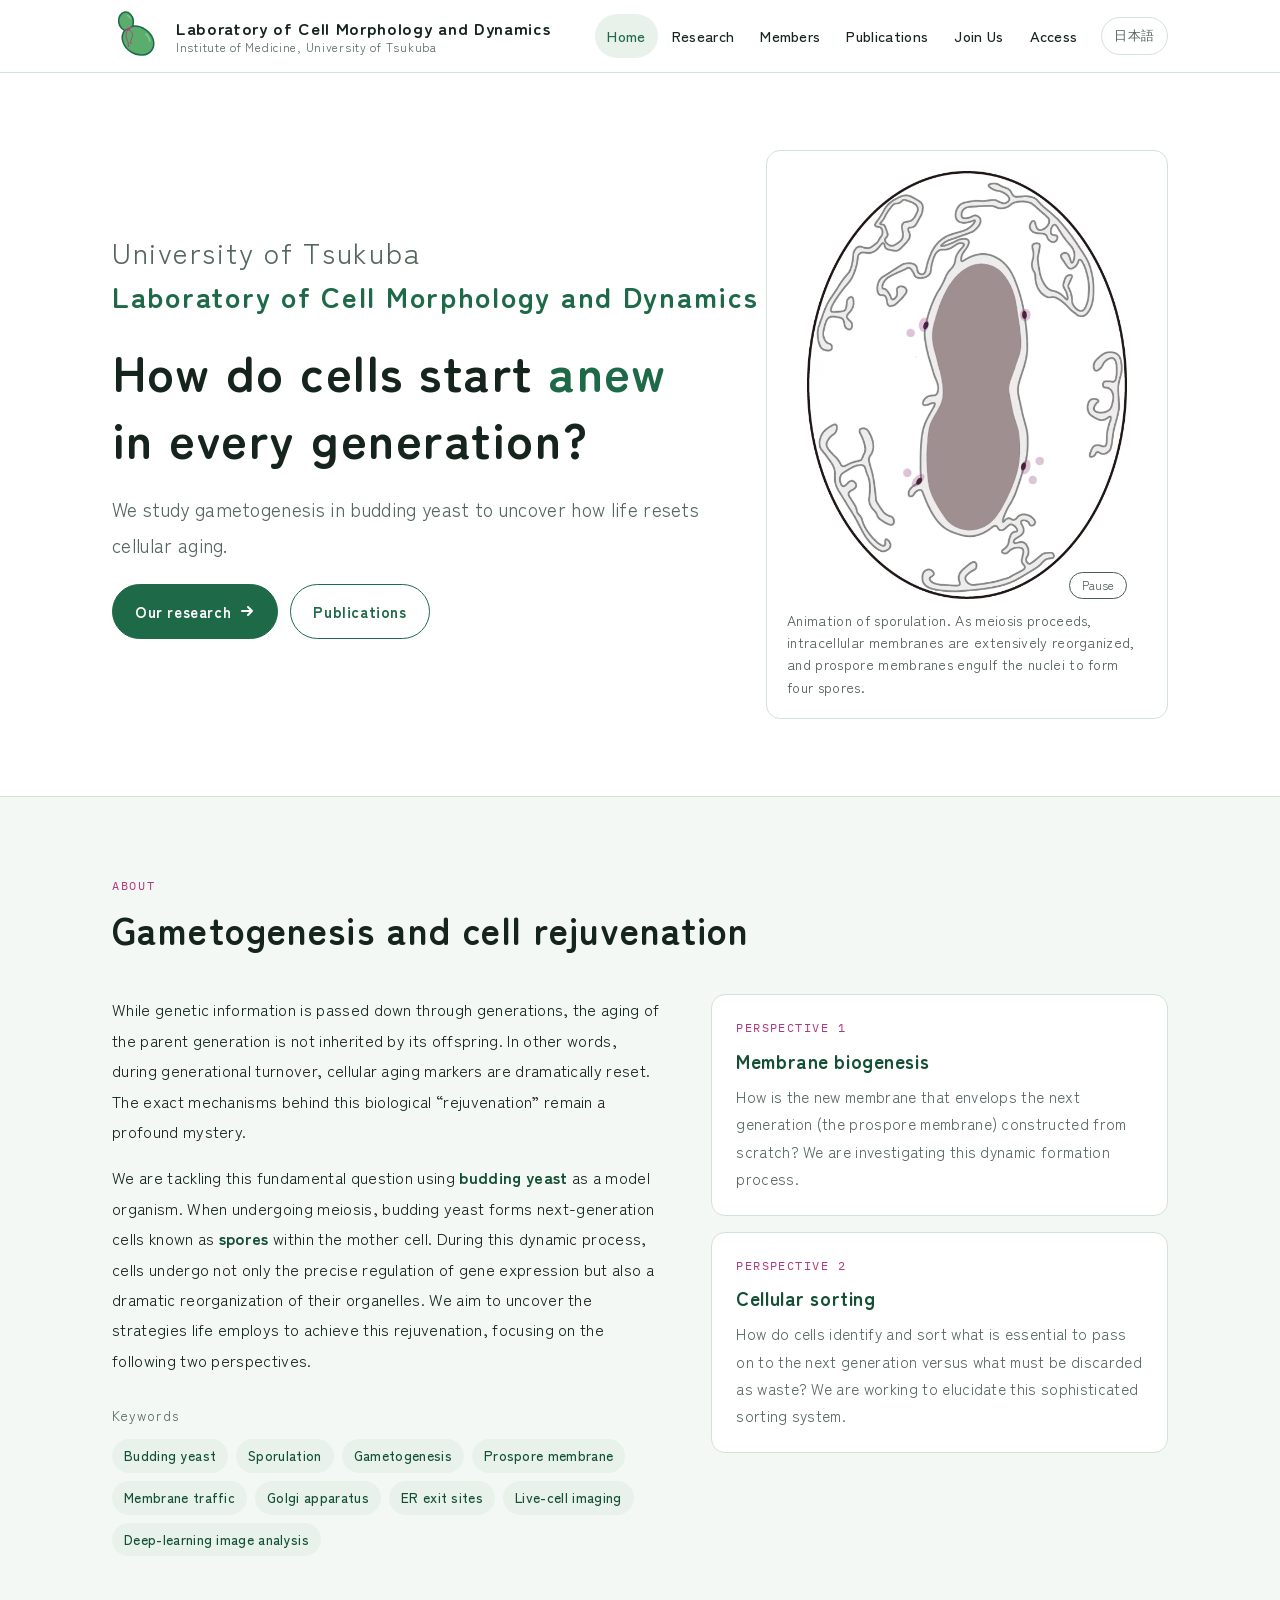
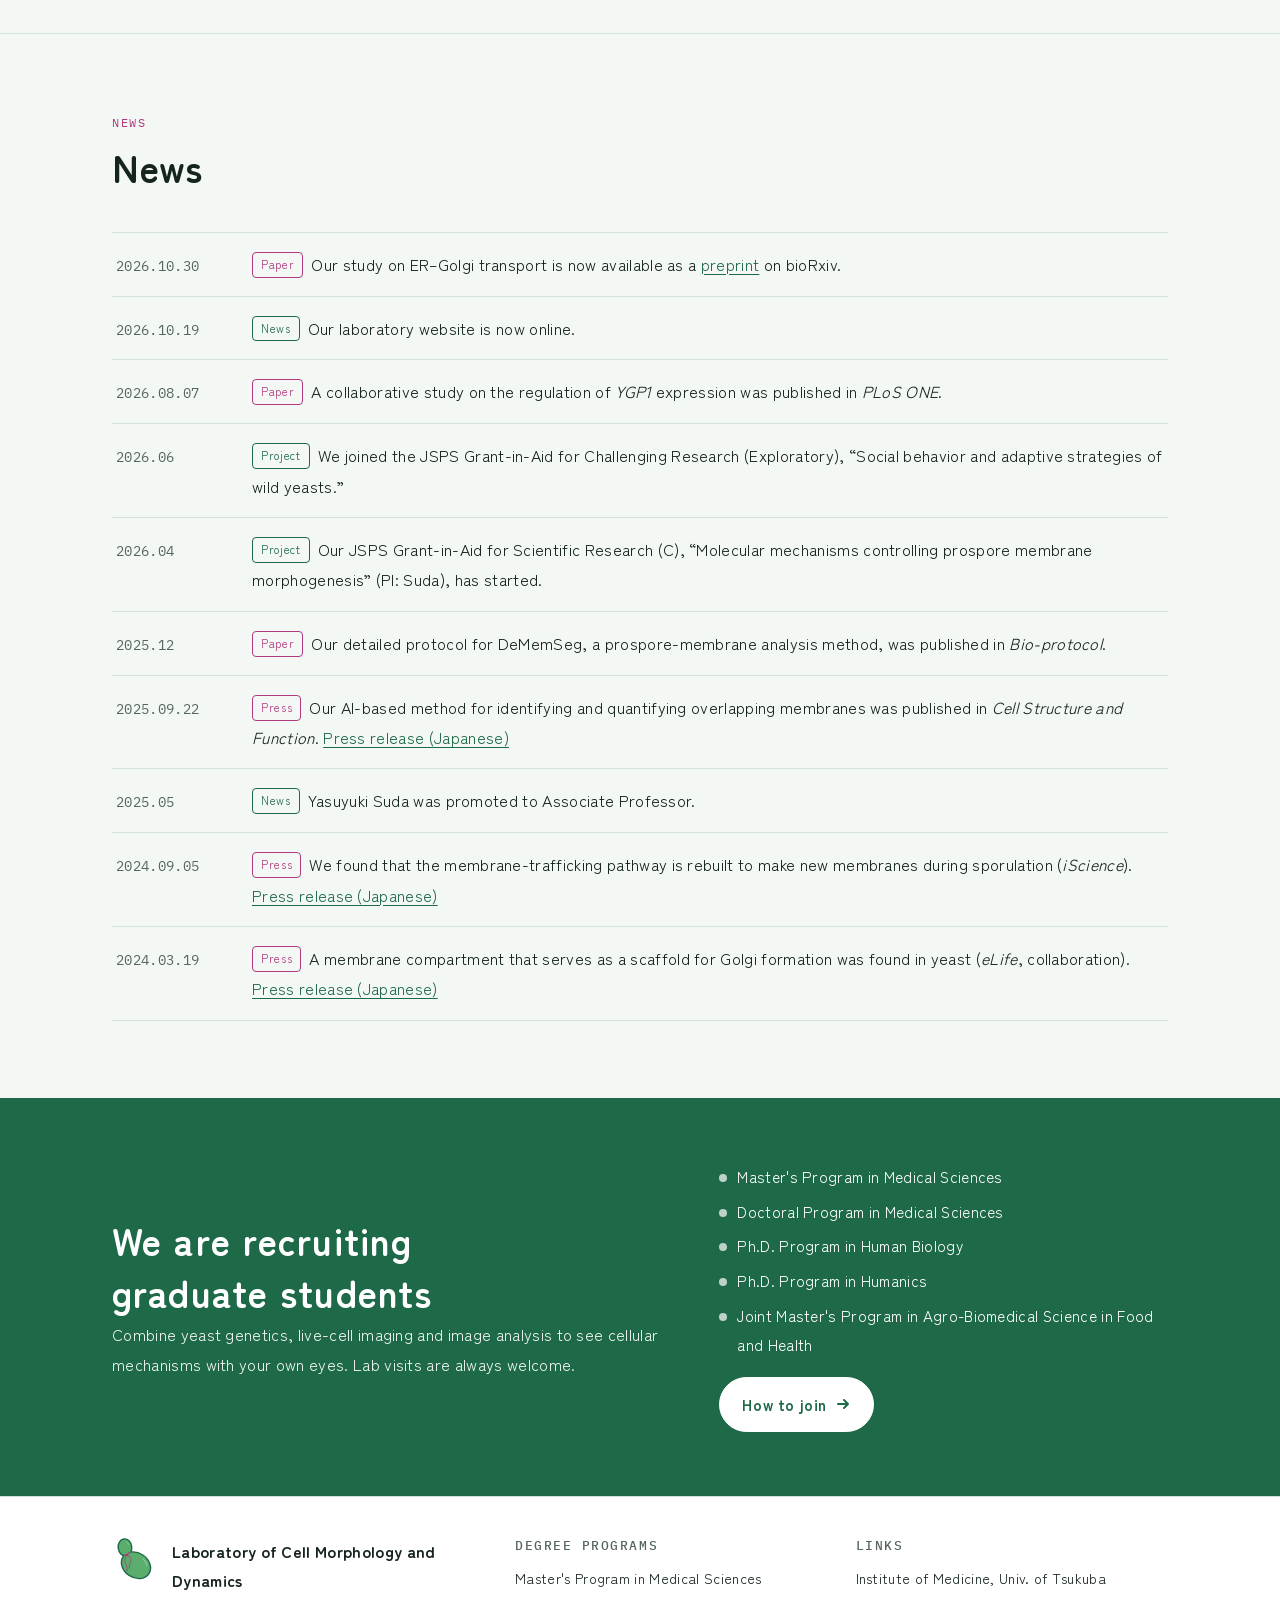
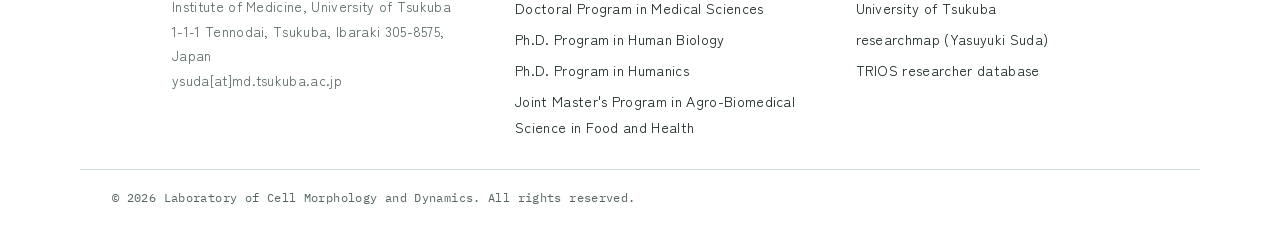
<file: index_en.html>
<!doctype html>
<html lang="en">
<head>
<meta charset="utf-8">
<meta name="viewport" content="width=device-width, initial-scale=1, viewport-fit=cover">
<title>Laboratory of Cell Morphology and Dynamics | Institute of Medicine, University of Tsukuba</title>
<meta name="claude:viewport-fit-sides" content="cover">
<meta name="description" content="Laboratory of Cell Morphology and Dynamics, Institute of Medicine, University of Tsukuba. We study cellular rejuvenation through gametogenesis in budding yeast.">
<link rel="icon" href="favicon.svg" type="image/svg+xml">
<link rel="alternate" hreflang="ja" href="index.html">
<link rel="preconnect" href="https://fonts.googleapis.com"><link rel="preconnect" href="https://fonts.gstatic.com" crossorigin><link rel="stylesheet" href="https://fonts.googleapis.com/css2?family=IBM+Plex+Mono:wght@400;500&family=Kosugi+Maru&family=Zen+Kaku+Gothic+New:wght@400;500;700&family=Zen+Maru+Gothic:wght@500;700&display=swap">
<link rel="stylesheet" href="style.css">
</head>
<body>
<a class="skip" href="#main">Skip to content</a>
<header class="site-header" data-menu="closed">
  <div class="wrap header-inner">
    <a class="brand" href="index_en.html"><svg class="brand-mark" aria-hidden="true" focusable="false" xmlns="http://www.w3.org/2000/svg" viewBox="-55.75 -37.41 305.65 305.65">
<g>
<g fill="#1e6a48" stroke="#1e6a48" stroke-width="18.0" stroke-linejoin="round"><ellipse cx="26.617439823902934" cy="28.646310215102698" rx="38.78" ry="49.65" transform="rotate(-7.082 26.617439823902934 28.646310215102698)"/><ellipse cx="97.07" cy="142.35" rx="93.93" ry="74.01" transform="rotate(34.011 97.07 142.35)"/></g>
<g fill="#5aad6c"><ellipse cx="26.617439823902934" cy="28.646310215102698" rx="38.78" ry="49.65" transform="rotate(-7.082 26.617439823902934 28.646310215102698)"/><ellipse cx="97.07" cy="142.35" rx="93.93" ry="74.01" transform="rotate(34.011 97.07 142.35)"/></g>
<path d="M142.41 103.08 L143.97 104.59 L145.48 106.13 L146.95 107.70 L148.38 109.31 L149.77 110.93 L151.11 112.59 L152.41 114.27 L153.66 115.98 L154.86 117.70 L156.01 119.45 L157.11 121.22 L158.16 123.00 L159.16 124.80 L160.11 126.62 L161.01 128.45 L161.85 130.29 L162.63 132.14 L163.36 134.00 L164.03 135.87 L164.65 137.74 L165.21 139.62 L165.71 141.50 L166.16 143.38 L166.54 145.26" fill="none" stroke="#ffffff" stroke-opacity="0.35" stroke-width="7" stroke-linecap="round"/><path d="M35.99 -5.21 L36.78 -4.79 L37.56 -4.34 L38.33 -3.86 L39.09 -3.35 L39.84 -2.82 L40.58 -2.26 L41.31 -1.68 L42.02 -1.07 L42.73 -0.43 L43.42 0.23 L44.09 0.91 L44.75 1.62 L45.39 2.35 L46.02 3.10 L46.64 3.88 L47.23 4.67 L47.81 5.49 L48.37 6.32 L48.91 7.18 L49.43 8.05 L49.94 8.94 L50.42 9.85 L50.88 10.77 L51.33 11.71" fill="none" stroke="#ffffff" stroke-opacity="0.35" stroke-width="6" stroke-linecap="round"/>
<path d="M24.64 78.68Q45.01 76.49 58.25 60.86" fill="none" stroke="#b0397f" stroke-width="8" stroke-linecap="round"/>
<path d="M36.36 79.24C26.36 94.24 24.36 116.24 30.36 132.24C35.36 144.24 42.36 152.24 40.36 166.24" fill="none" stroke="#b0397f" stroke-width="5" stroke-linecap="round"/>
<path d="M41.36 79.24C58.36 84.24 68.36 100.24 64.36 118.24C61.36 130.24 52.36 136.24 54.36 150.24" fill="none" stroke="#b0397f" stroke-width="5" stroke-linecap="round"/>
<ellipse cx="38.36" cy="76.24" rx="7.4" ry="6.2" fill="#b0397f"/>
<path d="M40.36 164.24l-5 14h10z" fill="#b0397f"/><path d="M54.36 148.24l-5 14h10z" fill="#b0397f"/>
</g>
</svg><span class="brand-text"><span class="brand-name">Laboratory of Cell Morphology and Dynamics</span><span class="brand-sub">Institute of Medicine, University of Tsukuba</span></span></a>
    <button class="menu-btn" type="button" aria-controls="site-nav" aria-expanded="false" aria-label="Menu"><svg class="i-open" viewBox="0 0 24 24" fill="none" stroke="currentColor" stroke-width="2" stroke-linecap="round" aria-hidden="true"><path d="M4 7h16M4 12h16M4 17h16"/></svg><svg class="i-close" viewBox="0 0 24 24" fill="none" stroke="currentColor" stroke-width="2" stroke-linecap="round" aria-hidden="true"><path d="M6 6l12 12M18 6L6 18"/></svg></button>
    <nav class="nav" id="site-nav" data-open="false" aria-label="Main menu">
      <ul class="nav-list"><li><a href="index_en.html" aria-current="page">Home</a></li><li><a href="research_en.html">Research</a></li><li><a href="members_en.html">Members</a></li><li><a href="publications_en.html">Publications</a></li><li><a href="join_en.html">Join Us</a></li><li><a href="access_en.html">Access</a></li></ul>
      <a class="lang" href="index.html" hreflang="ja" lang="ja">日本語</a>
    </nav>
  </div>
</header>
<main id="main">
<section class="hero"><div class="wrap hero-grid">
  <div class="hero-copy">
    <p class="hero-org"><b class="nw">University of Tsukuba</b>　<span class="nw">Laboratory of Cell Morphology and Dynamics</span></p>
    <h1>How do cells start <span class="accent">anew</span> in every generation?</h1>
    <p class="hero-sub">We study gametogenesis in budding yeast to uncover how life resets cellular aging.</p>
    <div class="btn-row"><a class="btn btn-primary" href="research_en.html">Our research <svg viewBox="0 0 16 16" fill="none" stroke="currentColor" stroke-width="2" stroke-linecap="round" stroke-linejoin="round" aria-hidden="true"><path d="M3 8h10M9 4l4 4-4 4"/></svg></a><a class="btn btn-ghost" href="publications_en.html">Publications</a></div>
  </div>
  <figure class="figure figure-anim">
  <div class="anim-frame">
    <video class="anim" autoplay muted loop playsinline preload="auto" poster="sporulation-poster.jpg" width="576" height="770" aria-label="Animation of sporulation in budding yeast">
      <source src="sporulation.webm" type="video/webm">
      <source src="sporulation.mp4" type="video/mp4">
    </video>
    <button class="anim-toggle" type="button" data-label-pause="Pause" data-label-play="Play">Pause</button>
  </div>
  <figcaption>Animation of sporulation. As meiosis proceeds, intracellular membranes are extensively reorganized, and prospore membranes engulf the nuclei to form four spores.</figcaption>
</figure>
</div></section>
<section class="section"><div class="wrap">
  <div class="section-head"><span class="eyebrow">About</span><h2 class="section-title">Gametogenesis and cell rejuvenation</h2></div>
  <div class="about-grid">
    <div><div class="prose"><p>While genetic information is passed down through generations, the aging of the parent generation is not inherited by its offspring. In other words, during generational turnover, cellular aging markers are dramatically reset. The exact mechanisms behind this biological “rejuvenation” remain a profound mystery.</p><p>We are tackling this fundamental question using <strong>budding yeast</strong> as a model organism. When undergoing meiosis, budding yeast forms next-generation cells known as <strong>spores</strong> within the mother cell. During this dynamic process, cells undergo not only the precise regulation of gene expression but also a dramatic reorganization of their organelles. We aim to uncover the strategies life employs to achieve this rejuvenation, focusing on the following two perspectives.</p></div>
      <div class="kw"><span class="kw-title">Keywords</span><ul class="chips"><li>Budding yeast</li><li>Sporulation</li><li>Gametogenesis</li><li>Prospore membrane</li><li>Membrane traffic</li><li>Golgi apparatus</li><li>ER exit sites</li><li>Live-cell imaging</li><li>Deep-learning image analysis</li></ul></div></div>
    <div class="views"><div class="view"><span class="view-label">Perspective 1</span><h3>Membrane biogenesis</h3><p>How is the new membrane that envelops the next generation (the prospore membrane) constructed from scratch? We are investigating this dynamic formation process.</p></div><div class="view"><span class="view-label">Perspective 2</span><h3>Cellular sorting</h3><p>How do cells identify and sort what is essential to pass on to the next generation versus what must be discarded as waste? We are working to elucidate this sophisticated sorting system.</p></div></div>
  </div>
</div></section>
<section class="section"><div class="wrap">
  <div class="section-head"><span class="eyebrow">News</span><h2 class="section-title">News</h2></div>
  <ul class="news"><li><time datetime="2026-10-30">2026.10.30</time><p><span class="tag paper">Paper</span>Our study on ER–Golgi transport is now available as a <a href="https://doi.org/10.64898/2026.10.06.756745" target="_blank" rel="noopener">preprint</a> on bioRxiv.</p></li><li><time datetime="2026-10-19">2026.10.19</time><p><span class="tag">News</span>Our laboratory website is now online.</p></li><li><time datetime="2026-08-07">2026.08.07</time><p><span class="tag paper">Paper</span>A collaborative study on the regulation of <i>YGP1</i> expression was published in <i>PLoS ONE</i>.</p></li><li><time datetime="2026-06">2026.06</time><p><span class="tag">Project</span>We joined the JSPS Grant-in-Aid for Challenging Research (Exploratory), “Social behavior and adaptive strategies of wild yeasts.”</p></li><li><time datetime="2026-04">2026.04</time><p><span class="tag">Project</span>Our JSPS Grant-in-Aid for Scientific Research (C), “Molecular mechanisms controlling prospore membrane morphogenesis” (PI: Suda), has started.</p></li><li><time datetime="2025-12">2025.12</time><p><span class="tag paper">Paper</span>Our detailed protocol for DeMemSeg, a prospore-membrane analysis method, was published in <i>Bio-protocol</i>.</p></li><li><time datetime="2025-09-22">2025.09.22</time><p><span class="tag paper">Press</span>Our AI-based method for identifying and quantifying overlapping membranes was published in <i>Cell Structure and Function</i>. <a href="https://www.tsukuba.ac.jp/journal/medicine-health/20250922140000.html" target="_blank" rel="noopener">Press release (Japanese)</a></p></li><li><time datetime="2025-05">2025.05</time><p><span class="tag">News</span>Yasuyuki Suda was promoted to Associate Professor.</p></li><li><time datetime="2024-09-05">2024.09.05</time><p><span class="tag paper">Press</span>We found that the membrane-trafficking pathway is rebuilt to make new membranes during sporulation (<i>iScience</i>). <a href="https://www.tsukuba.ac.jp/journal/medicine-health/20240905140000.html" target="_blank" rel="noopener">Press release (Japanese)</a></p></li><li><time datetime="2024-03-19">2024.03.19</time><p><span class="tag paper">Press</span>A membrane compartment that serves as a scaffold for Golgi formation was found in yeast (<i>eLife</i>, collaboration). <a href="https://www.riken.jp/press/2024/20240319_1/index.html" target="_blank" rel="noopener">Press release (Japanese)</a></p></li></ul>
</div></section>
<section class="band"><div class="wrap">
  <div><h2>We are recruiting graduate students</h2><p>Combine yeast genetics, live-cell imaging and image analysis to see cellular mechanisms with your own eyes. Lab visits are always welcome.</p></div>
  <div style="display:flex;flex-direction:column;gap:18px"><ul class="band-programs"><li>Master's Program in Medical Sciences</li><li>Doctoral Program in Medical Sciences</li><li>Ph.D. Program in Human Biology</li><li>Ph.D. Program in Humanics</li><li>Joint Master's Program in Agro-Biomedical Science in Food and Health</li></ul><a class="btn" href="join_en.html" style="align-self:flex-start">How to join <svg viewBox="0 0 16 16" fill="none" stroke="currentColor" stroke-width="2" stroke-linecap="round" stroke-linejoin="round" aria-hidden="true"><path d="M3 8h10M9 4l4 4-4 4"/></svg></a></div>
</div></section>
</main>
<footer class="site-footer">
  <div class="wrap footer-grid">
    <div class="footer-brand"><svg class="brand-mark" aria-hidden="true" focusable="false" xmlns="http://www.w3.org/2000/svg" viewBox="-55.75 -37.41 305.65 305.65">
<g>
<g fill="#1e6a48" stroke="#1e6a48" stroke-width="18.0" stroke-linejoin="round"><ellipse cx="26.617439823902934" cy="28.646310215102698" rx="38.78" ry="49.65" transform="rotate(-7.082 26.617439823902934 28.646310215102698)"/><ellipse cx="97.07" cy="142.35" rx="93.93" ry="74.01" transform="rotate(34.011 97.07 142.35)"/></g>
<g fill="#5aad6c"><ellipse cx="26.617439823902934" cy="28.646310215102698" rx="38.78" ry="49.65" transform="rotate(-7.082 26.617439823902934 28.646310215102698)"/><ellipse cx="97.07" cy="142.35" rx="93.93" ry="74.01" transform="rotate(34.011 97.07 142.35)"/></g>
<path d="M142.41 103.08 L143.97 104.59 L145.48 106.13 L146.95 107.70 L148.38 109.31 L149.77 110.93 L151.11 112.59 L152.41 114.27 L153.66 115.98 L154.86 117.70 L156.01 119.45 L157.11 121.22 L158.16 123.00 L159.16 124.80 L160.11 126.62 L161.01 128.45 L161.85 130.29 L162.63 132.14 L163.36 134.00 L164.03 135.87 L164.65 137.74 L165.21 139.62 L165.71 141.50 L166.16 143.38 L166.54 145.26" fill="none" stroke="#ffffff" stroke-opacity="0.35" stroke-width="7" stroke-linecap="round"/><path d="M35.99 -5.21 L36.78 -4.79 L37.56 -4.34 L38.33 -3.86 L39.09 -3.35 L39.84 -2.82 L40.58 -2.26 L41.31 -1.68 L42.02 -1.07 L42.73 -0.43 L43.42 0.23 L44.09 0.91 L44.75 1.62 L45.39 2.35 L46.02 3.10 L46.64 3.88 L47.23 4.67 L47.81 5.49 L48.37 6.32 L48.91 7.18 L49.43 8.05 L49.94 8.94 L50.42 9.85 L50.88 10.77 L51.33 11.71" fill="none" stroke="#ffffff" stroke-opacity="0.35" stroke-width="6" stroke-linecap="round"/>
<path d="M24.64 78.68Q45.01 76.49 58.25 60.86" fill="none" stroke="#b0397f" stroke-width="8" stroke-linecap="round"/>
<path d="M36.36 79.24C26.36 94.24 24.36 116.24 30.36 132.24C35.36 144.24 42.36 152.24 40.36 166.24" fill="none" stroke="#b0397f" stroke-width="5" stroke-linecap="round"/>
<path d="M41.36 79.24C58.36 84.24 68.36 100.24 64.36 118.24C61.36 130.24 52.36 136.24 54.36 150.24" fill="none" stroke="#b0397f" stroke-width="5" stroke-linecap="round"/>
<ellipse cx="38.36" cy="76.24" rx="7.4" ry="6.2" fill="#b0397f"/>
<path d="M40.36 164.24l-5 14h10z" fill="#b0397f"/><path d="M54.36 148.24l-5 14h10z" fill="#b0397f"/>
</g>
</svg><address><strong>Laboratory of Cell Morphology and Dynamics</strong>Institute of Medicine, University of Tsukuba<br>1-1-1 Tennodai, Tsukuba, Ibaraki 305-8575, Japan<br>ysuda[at]md.tsukuba.ac.jp</address></div>
    <div class="footer-col"><h2>Degree programs</h2><ul><li><a href="https://www.md.tsukuba.ac.jp/FrontierSite/" target="_blank" rel="noopener">Master's Program in Medical Sciences</a></li><li><a href="https://www.md.tsukuba.ac.jp/gradmed/" target="_blank" rel="noopener">Doctoral Program in Medical Sciences</a></li><li><a href="https://hbp.tsukuba.ac.jp/" target="_blank" rel="noopener">Ph.D. Program in Human Biology</a></li><li><a href="https://g-sigma.edu.tsukuba.ac.jp/humanics/" target="_blank" rel="noopener">Ph.D. Program in Humanics</a></li><li><a href="https://www.gip.tsukuba.ac.jp/" target="_blank" rel="noopener">Joint Master's Program in Agro-Biomedical Science in Food and Health</a></li></ul></div>
    <div class="footer-col"><h2>Links</h2><ul><li><a href="https://www.md.tsukuba.ac.jp/top/" target="_blank" rel="noopener">Institute of Medicine, Univ. of Tsukuba</a></li><li><a href="https://www.tsukuba.ac.jp/en/" target="_blank" rel="noopener">University of Tsukuba</a></li><li><a href="https://researchmap.jp/yasu_suda/" target="_blank" rel="noopener">researchmap (Yasuyuki Suda)</a></li><li><a href="https://trios.tsukuba.ac.jp/researcher/0000003522" target="_blank" rel="noopener">TRIOS researcher database</a></li></ul></div>
  </div>
  <div class="wrap copyright">© 2026 Laboratory of Cell Morphology and Dynamics. All rights reserved.</div>
</footer>
<script src="main.js"></script>
</body>
</html>
</file>
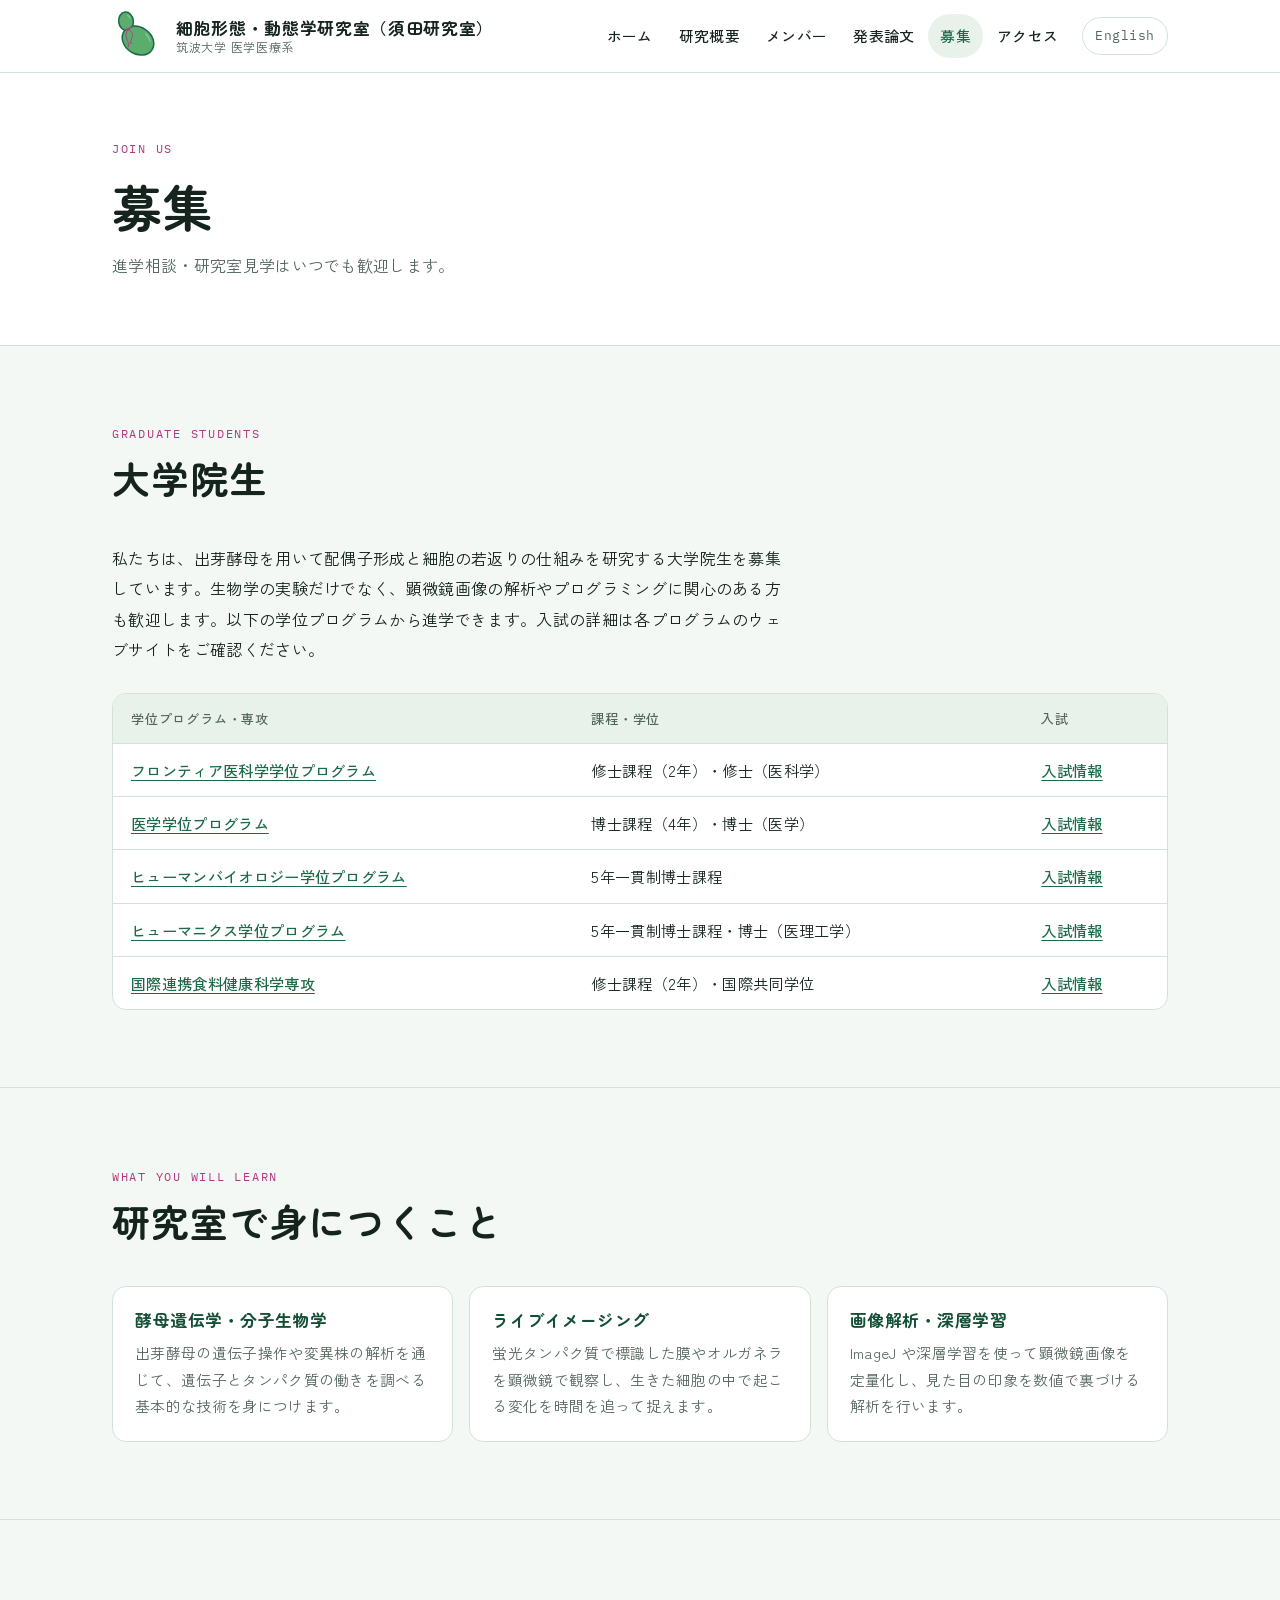
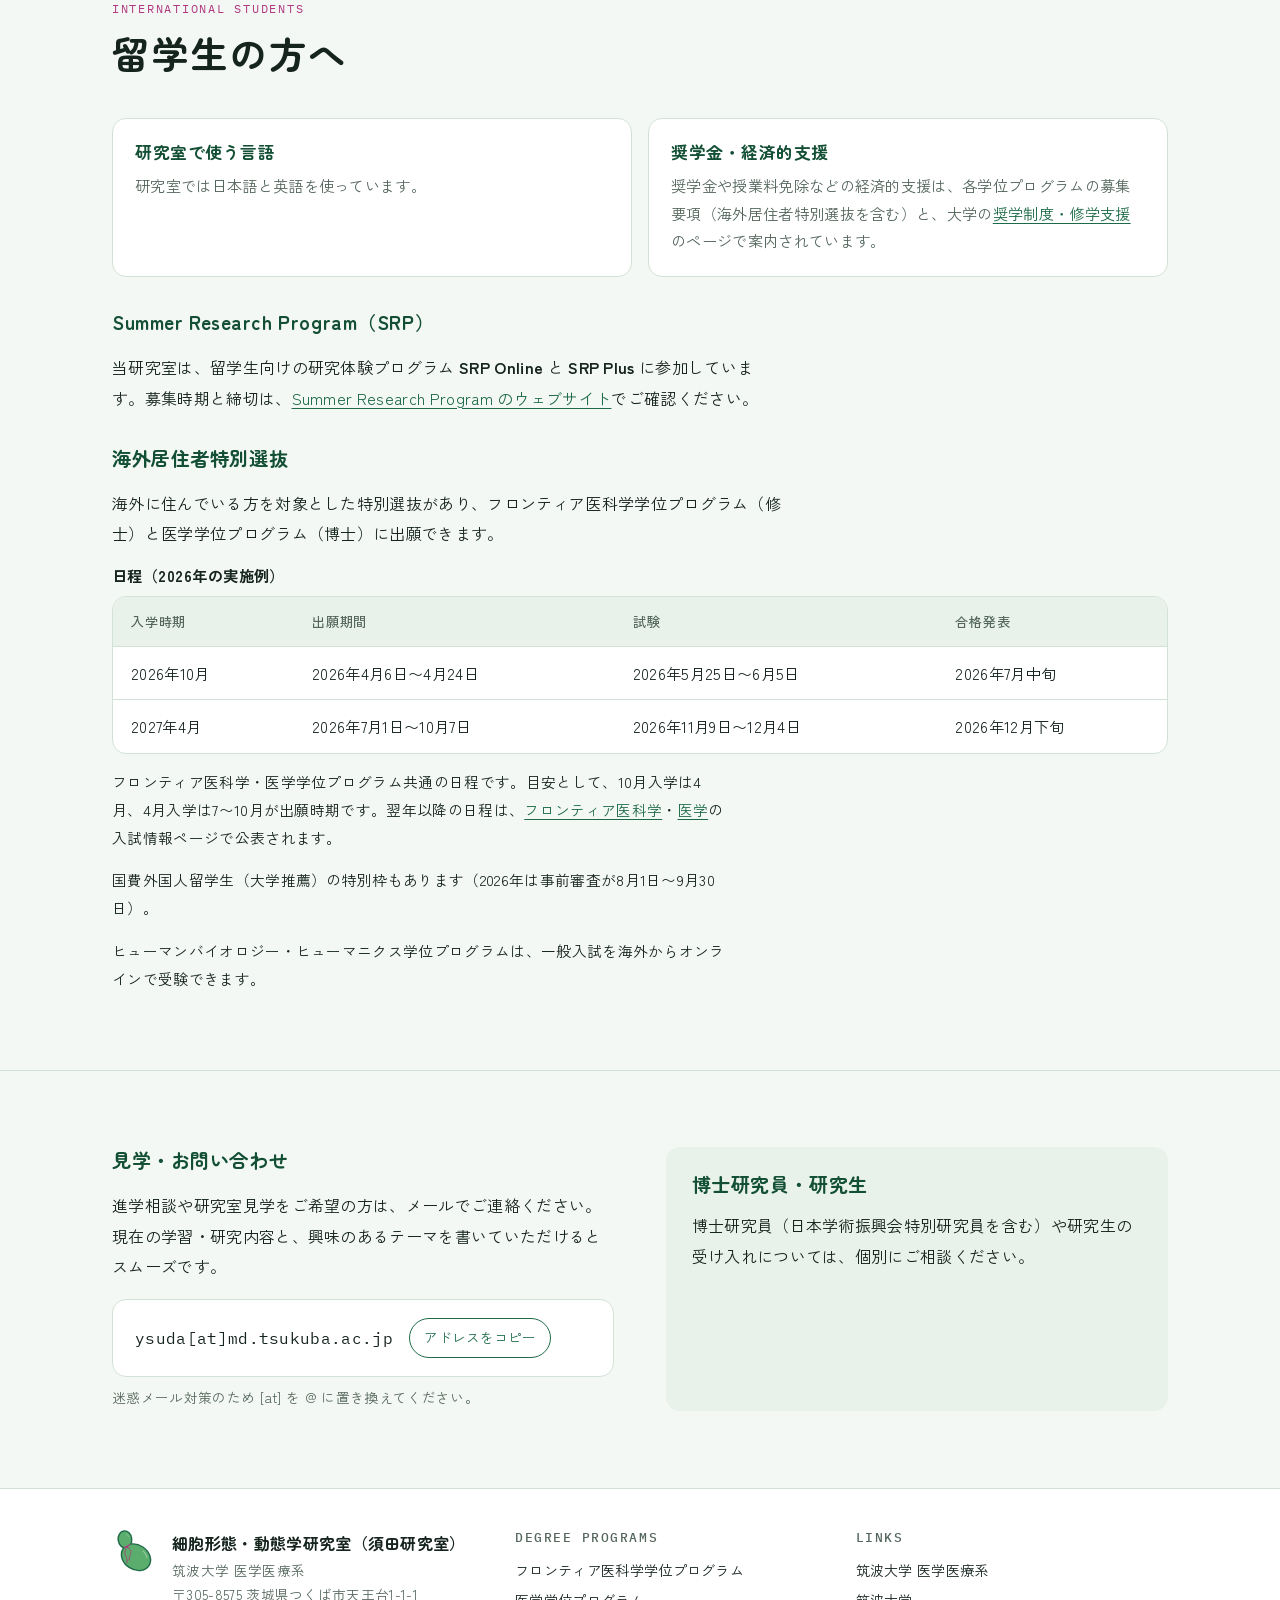
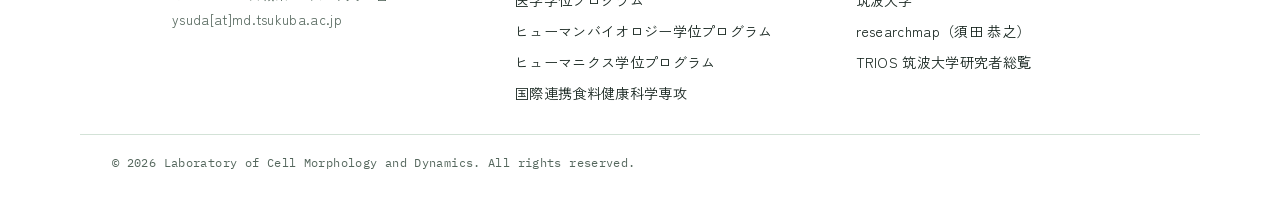
<file: join.html>
<!doctype html>
<html lang="ja">
<head>
<meta charset="utf-8">
<meta name="viewport" content="width=device-width, initial-scale=1, viewport-fit=cover">
<title>募集｜細胞形態・動態学研究室（須田研究室）</title>
<meta name="claude:viewport-fit-sides" content="cover">
<meta name="description" content="筑波大学 医学医療系 細胞形態・動態学研究室（須田研究室）。出芽酵母の配偶子形成をモデルに、細胞の若返りの仕組みを研究しています。">
<link rel="icon" href="favicon.svg" type="image/svg+xml">
<link rel="alternate" hreflang="en" href="join_en.html">
<link rel="preconnect" href="https://fonts.googleapis.com"><link rel="preconnect" href="https://fonts.gstatic.com" crossorigin><link rel="stylesheet" href="https://fonts.googleapis.com/css2?family=IBM+Plex+Mono:wght@400;500&family=Kosugi+Maru&family=Zen+Kaku+Gothic+New:wght@400;500;700&family=Zen+Maru+Gothic:wght@500;700&display=swap">
<link rel="stylesheet" href="style.css">
</head>
<body>
<a class="skip" href="#main">本文へスキップ</a>
<header class="site-header" data-menu="closed">
  <div class="wrap header-inner">
    <a class="brand" href="index.html"><svg class="brand-mark" aria-hidden="true" focusable="false" xmlns="http://www.w3.org/2000/svg" viewBox="-55.75 -37.41 305.65 305.65">
<g>
<g fill="#1e6a48" stroke="#1e6a48" stroke-width="18.0" stroke-linejoin="round"><ellipse cx="26.617439823902934" cy="28.646310215102698" rx="38.78" ry="49.65" transform="rotate(-7.082 26.617439823902934 28.646310215102698)"/><ellipse cx="97.07" cy="142.35" rx="93.93" ry="74.01" transform="rotate(34.011 97.07 142.35)"/></g>
<g fill="#5aad6c"><ellipse cx="26.617439823902934" cy="28.646310215102698" rx="38.78" ry="49.65" transform="rotate(-7.082 26.617439823902934 28.646310215102698)"/><ellipse cx="97.07" cy="142.35" rx="93.93" ry="74.01" transform="rotate(34.011 97.07 142.35)"/></g>
<path d="M142.41 103.08 L143.97 104.59 L145.48 106.13 L146.95 107.70 L148.38 109.31 L149.77 110.93 L151.11 112.59 L152.41 114.27 L153.66 115.98 L154.86 117.70 L156.01 119.45 L157.11 121.22 L158.16 123.00 L159.16 124.80 L160.11 126.62 L161.01 128.45 L161.85 130.29 L162.63 132.14 L163.36 134.00 L164.03 135.87 L164.65 137.74 L165.21 139.62 L165.71 141.50 L166.16 143.38 L166.54 145.26" fill="none" stroke="#ffffff" stroke-opacity="0.35" stroke-width="7" stroke-linecap="round"/><path d="M35.99 -5.21 L36.78 -4.79 L37.56 -4.34 L38.33 -3.86 L39.09 -3.35 L39.84 -2.82 L40.58 -2.26 L41.31 -1.68 L42.02 -1.07 L42.73 -0.43 L43.42 0.23 L44.09 0.91 L44.75 1.62 L45.39 2.35 L46.02 3.10 L46.64 3.88 L47.23 4.67 L47.81 5.49 L48.37 6.32 L48.91 7.18 L49.43 8.05 L49.94 8.94 L50.42 9.85 L50.88 10.77 L51.33 11.71" fill="none" stroke="#ffffff" stroke-opacity="0.35" stroke-width="6" stroke-linecap="round"/>
<path d="M24.64 78.68Q45.01 76.49 58.25 60.86" fill="none" stroke="#b0397f" stroke-width="8" stroke-linecap="round"/>
<path d="M36.36 79.24C26.36 94.24 24.36 116.24 30.36 132.24C35.36 144.24 42.36 152.24 40.36 166.24" fill="none" stroke="#b0397f" stroke-width="5" stroke-linecap="round"/>
<path d="M41.36 79.24C58.36 84.24 68.36 100.24 64.36 118.24C61.36 130.24 52.36 136.24 54.36 150.24" fill="none" stroke="#b0397f" stroke-width="5" stroke-linecap="round"/>
<ellipse cx="38.36" cy="76.24" rx="7.4" ry="6.2" fill="#b0397f"/>
<path d="M40.36 164.24l-5 14h10z" fill="#b0397f"/><path d="M54.36 148.24l-5 14h10z" fill="#b0397f"/>
</g>
</svg><span class="brand-text"><span class="brand-name">細胞形態・動態学研究室（須田研究室）</span><span class="brand-sub">筑波大学 医学医療系</span></span></a>
    <button class="menu-btn" type="button" aria-controls="site-nav" aria-expanded="false" aria-label="メニュー"><svg class="i-open" viewBox="0 0 24 24" fill="none" stroke="currentColor" stroke-width="2" stroke-linecap="round" aria-hidden="true"><path d="M4 7h16M4 12h16M4 17h16"/></svg><svg class="i-close" viewBox="0 0 24 24" fill="none" stroke="currentColor" stroke-width="2" stroke-linecap="round" aria-hidden="true"><path d="M6 6l12 12M18 6L6 18"/></svg></button>
    <nav class="nav" id="site-nav" data-open="false" aria-label="メインメニュー">
      <ul class="nav-list"><li><a href="index.html">ホーム</a></li><li><a href="research.html">研究概要</a></li><li><a href="members.html">メンバー</a></li><li><a href="publications.html">発表論文</a></li><li><a href="join.html" aria-current="page">募集</a></li><li><a href="access.html">アクセス</a></li></ul>
      <a class="lang" href="join_en.html" hreflang="en" lang="en">English</a>
    </nav>
  </div>
</header>
<main id="main">
<section class="page-hero"><div class="wrap">
  <span class="eyebrow">Join us</span><h1>募集</h1><p>進学相談・研究室見学はいつでも歓迎します。</p>
</div></section>
<section class="section"><div class="wrap">
  <div class="section-head"><span class="eyebrow">Graduate students</span><h2 class="section-title">大学院生</h2></div>
  <div class="prose" style="margin-bottom:28px"><p>私たちは、出芽酵母を用いて配偶子形成と細胞の若返りの仕組みを研究する大学院生を募集しています。生物学の実験だけでなく、顕微鏡画像の解析やプログラミングに関心のある方も歓迎します。以下の学位プログラムから進学できます。入試の詳細は各プログラムのウェブサイトをご確認ください。</p></div>
  <div class="table-wrap"><table><thead><tr><th scope="col">学位プログラム・専攻</th><th scope="col">課程・学位</th><th scope="col">入試</th></tr></thead><tbody><tr><td><a href="https://www.md.tsukuba.ac.jp/FrontierSite/" target="_blank" rel="noopener">フロンティア医科学学位プログラム</a></td><td>修士課程（2年）・修士（医科学）</td><td><a href="https://www.md.tsukuba.ac.jp/FrontierSite/examination/" target="_blank" rel="noopener">入試情報</a></td></tr><tr><td><a href="https://www.md.tsukuba.ac.jp/gradmed/" target="_blank" rel="noopener">医学学位プログラム</a></td><td>博士課程（4年）・博士（医学）</td><td><a href="https://www.md.tsukuba.ac.jp/gradmed/exam/" target="_blank" rel="noopener">入試情報</a></td></tr><tr><td><a href="https://hbp.tsukuba.ac.jp/" target="_blank" rel="noopener">ヒューマンバイオロジー学位プログラム</a></td><td>5年一貫制博士課程</td><td><a href="https://hbp.tsukuba.ac.jp/examination/" target="_blank" rel="noopener">入試情報</a></td></tr><tr><td><a href="https://g-sigma.edu.tsukuba.ac.jp/humanics/" target="_blank" rel="noopener">ヒューマニクス学位プログラム</a></td><td>5年一貫制博士課程・博士（医理工学）</td><td><a href="https://www.phd-humanics.tsukuba.ac.jp/admission/" target="_blank" rel="noopener">入試情報</a></td></tr><tr><td><a href="https://www.gip.tsukuba.ac.jp/" target="_blank" rel="noopener">国際連携食料健康科学専攻</a></td><td>修士課程（2年）・国際共同学位</td><td><a href="https://www.gip.tsukuba.ac.jp/admissions/index.html#admissions-001" target="_blank" rel="noopener">入試情報</a></td></tr></tbody></table></div>
</div></section>
<section class="section"><div class="wrap">
  <div class="section-head"><span class="eyebrow">What you will learn</span><h2 class="section-title">研究室で身につくこと</h2></div>
  <ul class="learn">
    <li><h3>酵母遺伝学・分子生物学</h3><p>出芽酵母の遺伝子操作や変異株の解析を通じて、遺伝子とタンパク質の働きを調べる基本的な技術を身につけます。</p></li>
    <li><h3>ライブイメージング</h3><p>蛍光タンパク質で標識した膜やオルガネラを顕微鏡で観察し、生きた細胞の中で起こる変化を時間を追って捉えます。</p></li>
    <li><h3>画像解析・深層学習</h3><p>ImageJ や深層学習を使って顕微鏡画像を定量化し、見た目の印象を数値で裏づける解析を行います。</p></li>
  </ul>
</div></section>
<section class="section"><div class="wrap">
  <div class="section-head"><span class="eyebrow">International students</span><h2 class="section-title">留学生の方へ</h2></div>
  <div class="intl-grid">
    <div class="intl-card"><h3>研究室で使う言語</h3><p>研究室では日本語と英語を使っています。</p></div>
    <div class="intl-card"><h3>奨学金・経済的支援</h3><p>奨学金や授業料免除などの経済的支援は、各学位プログラムの募集要項（海外居住者特別選抜を含む）と、大学の<a href="https://www.tsukuba.ac.jp/campuslife/support-scholarship/" target="_blank" rel="noopener">奨学制度・修学支援</a>のページで案内されています。</p></div>
  </div>
  <h3 class="sub-title" style="margin-top:32px">Summer Research Program（SRP）</h3>
  <div class="prose">
    <p>当研究室は、留学生向けの研究体験プログラム <b>SRP Online</b> と <b>SRP Plus</b> に参加しています。募集時期と締切は、<a href="https://www.tsukubamed.org" target="_blank" rel="noopener">Summer Research Program のウェブサイト</a>でご確認ください。</p>
  </div>
  <h3 class="sub-title" style="margin-top:32px">海外居住者特別選抜</h3>
  <div class="prose" style="margin-bottom:16px">
    <p>海外に住んでいる方を対象とした特別選抜があり、フロンティア医科学学位プログラム（修士）と医学学位プログラム（博士）に出願できます。</p>
  </div>
  <h4 class="sub-sub">日程（2026年の実施例）</h4>
  <div class="table-wrap"><table><thead><tr><th scope="col">入学時期</th><th scope="col">出願期間</th><th scope="col">試験</th><th scope="col">合格発表</th></tr></thead><tbody>
    <tr><td>2026年10月</td><td>2026年4月6日〜4月24日</td><td>2026年5月25日〜6月5日</td><td>2026年7月中旬</td></tr>
    <tr><td>2027年4月</td><td>2026年7月1日〜10月7日</td><td>2026年11月9日〜12月4日</td><td>2026年12月下旬</td></tr>
  </tbody></table></div>
  <div class="prose" style="margin-top:14px;font-size:.92rem">
    <p>フロンティア医科学・医学学位プログラム共通の日程です。目安として、10月入学は4月、4月入学は7〜10月が出願時期です。翌年以降の日程は、<a href="https://www.md.tsukuba.ac.jp/FrontierSite/examination/" target="_blank" rel="noopener">フロンティア医科学</a>・<a href="https://www.md.tsukuba.ac.jp/gradmed/exam/" target="_blank" rel="noopener">医学</a>の入試情報ページで公表されます。</p>
    <p>国費外国人留学生（大学推薦）の特別枠もあります（2026年は事前審査が8月1日〜9月30日）。</p>
    <p>ヒューマンバイオロジー・ヒューマニクス学位プログラムは、一般入試を海外からオンラインで受験できます。</p>
  </div>
</div></section>

<section class="section"><div class="wrap cols-2">
  <div><h3 class="sub-title">見学・お問い合わせ</h3>
    <div class="prose" style="margin-bottom:18px"><p>進学相談や研究室見学をご希望の方は、メールでご連絡ください。現在の学習・研究内容と、興味のあるテーマを書いていただけるとスムーズです。</p></div>
    <div class="contact"><code>ysuda[at]md.tsukuba.ac.jp</code><button class="copy-btn" type="button" data-copy="ysuda@md.tsukuba.ac.jp" data-done="コピーしました">アドレスをコピー</button></div>
    <p class="muted" style="font-size:.85rem;margin-top:8px">迷惑メール対策のため [at] を @ に置き換えてください。</p>
  </div>
  <div class="note-box"><h3 class="sub-title" style="margin:0">博士研究員・研究生</h3><p>博士研究員（日本学術振興会特別研究員を含む）や研究生の受け入れについては、個別にご相談ください。</p></div>
</div></section>
</main>
<footer class="site-footer">
  <div class="wrap footer-grid">
    <div class="footer-brand"><svg class="brand-mark" aria-hidden="true" focusable="false" xmlns="http://www.w3.org/2000/svg" viewBox="-55.75 -37.41 305.65 305.65">
<g>
<g fill="#1e6a48" stroke="#1e6a48" stroke-width="18.0" stroke-linejoin="round"><ellipse cx="26.617439823902934" cy="28.646310215102698" rx="38.78" ry="49.65" transform="rotate(-7.082 26.617439823902934 28.646310215102698)"/><ellipse cx="97.07" cy="142.35" rx="93.93" ry="74.01" transform="rotate(34.011 97.07 142.35)"/></g>
<g fill="#5aad6c"><ellipse cx="26.617439823902934" cy="28.646310215102698" rx="38.78" ry="49.65" transform="rotate(-7.082 26.617439823902934 28.646310215102698)"/><ellipse cx="97.07" cy="142.35" rx="93.93" ry="74.01" transform="rotate(34.011 97.07 142.35)"/></g>
<path d="M142.41 103.08 L143.97 104.59 L145.48 106.13 L146.95 107.70 L148.38 109.31 L149.77 110.93 L151.11 112.59 L152.41 114.27 L153.66 115.98 L154.86 117.70 L156.01 119.45 L157.11 121.22 L158.16 123.00 L159.16 124.80 L160.11 126.62 L161.01 128.45 L161.85 130.29 L162.63 132.14 L163.36 134.00 L164.03 135.87 L164.65 137.74 L165.21 139.62 L165.71 141.50 L166.16 143.38 L166.54 145.26" fill="none" stroke="#ffffff" stroke-opacity="0.35" stroke-width="7" stroke-linecap="round"/><path d="M35.99 -5.21 L36.78 -4.79 L37.56 -4.34 L38.33 -3.86 L39.09 -3.35 L39.84 -2.82 L40.58 -2.26 L41.31 -1.68 L42.02 -1.07 L42.73 -0.43 L43.42 0.23 L44.09 0.91 L44.75 1.62 L45.39 2.35 L46.02 3.10 L46.64 3.88 L47.23 4.67 L47.81 5.49 L48.37 6.32 L48.91 7.18 L49.43 8.05 L49.94 8.94 L50.42 9.85 L50.88 10.77 L51.33 11.71" fill="none" stroke="#ffffff" stroke-opacity="0.35" stroke-width="6" stroke-linecap="round"/>
<path d="M24.64 78.68Q45.01 76.49 58.25 60.86" fill="none" stroke="#b0397f" stroke-width="8" stroke-linecap="round"/>
<path d="M36.36 79.24C26.36 94.24 24.36 116.24 30.36 132.24C35.36 144.24 42.36 152.24 40.36 166.24" fill="none" stroke="#b0397f" stroke-width="5" stroke-linecap="round"/>
<path d="M41.36 79.24C58.36 84.24 68.36 100.24 64.36 118.24C61.36 130.24 52.36 136.24 54.36 150.24" fill="none" stroke="#b0397f" stroke-width="5" stroke-linecap="round"/>
<ellipse cx="38.36" cy="76.24" rx="7.4" ry="6.2" fill="#b0397f"/>
<path d="M40.36 164.24l-5 14h10z" fill="#b0397f"/><path d="M54.36 148.24l-5 14h10z" fill="#b0397f"/>
</g>
</svg><address><strong>細胞形態・動態学研究室（須田研究室）</strong>筑波大学 医学医療系<br>〒305-8575 茨城県つくば市天王台1-1-1<br>ysuda[at]md.tsukuba.ac.jp</address></div>
    <div class="footer-col"><h2>Degree programs</h2><ul><li><a href="https://www.md.tsukuba.ac.jp/FrontierSite/" target="_blank" rel="noopener">フロンティア医科学学位プログラム</a></li><li><a href="https://www.md.tsukuba.ac.jp/gradmed/" target="_blank" rel="noopener">医学学位プログラム</a></li><li><a href="https://hbp.tsukuba.ac.jp/" target="_blank" rel="noopener">ヒューマンバイオロジー学位プログラム</a></li><li><a href="https://g-sigma.edu.tsukuba.ac.jp/humanics/" target="_blank" rel="noopener">ヒューマニクス学位プログラム</a></li><li><a href="https://www.gip.tsukuba.ac.jp/" target="_blank" rel="noopener">国際連携食料健康科学専攻</a></li></ul></div>
    <div class="footer-col"><h2>Links</h2><ul><li><a href="https://www.md.tsukuba.ac.jp/top/" target="_blank" rel="noopener">筑波大学 医学医療系</a></li><li><a href="https://www.tsukuba.ac.jp/" target="_blank" rel="noopener">筑波大学</a></li><li><a href="https://researchmap.jp/yasu_suda/" target="_blank" rel="noopener">researchmap（須田 恭之）</a></li><li><a href="https://trios.tsukuba.ac.jp/researcher/0000003522" target="_blank" rel="noopener">TRIOS 筑波大学研究者総覧</a></li></ul></div>
  </div>
  <div class="wrap copyright">© 2026 Laboratory of Cell Morphology and Dynamics. All rights reserved.</div>
</footer>
<script src="main.js"></script>
</body>
</html>
</file>
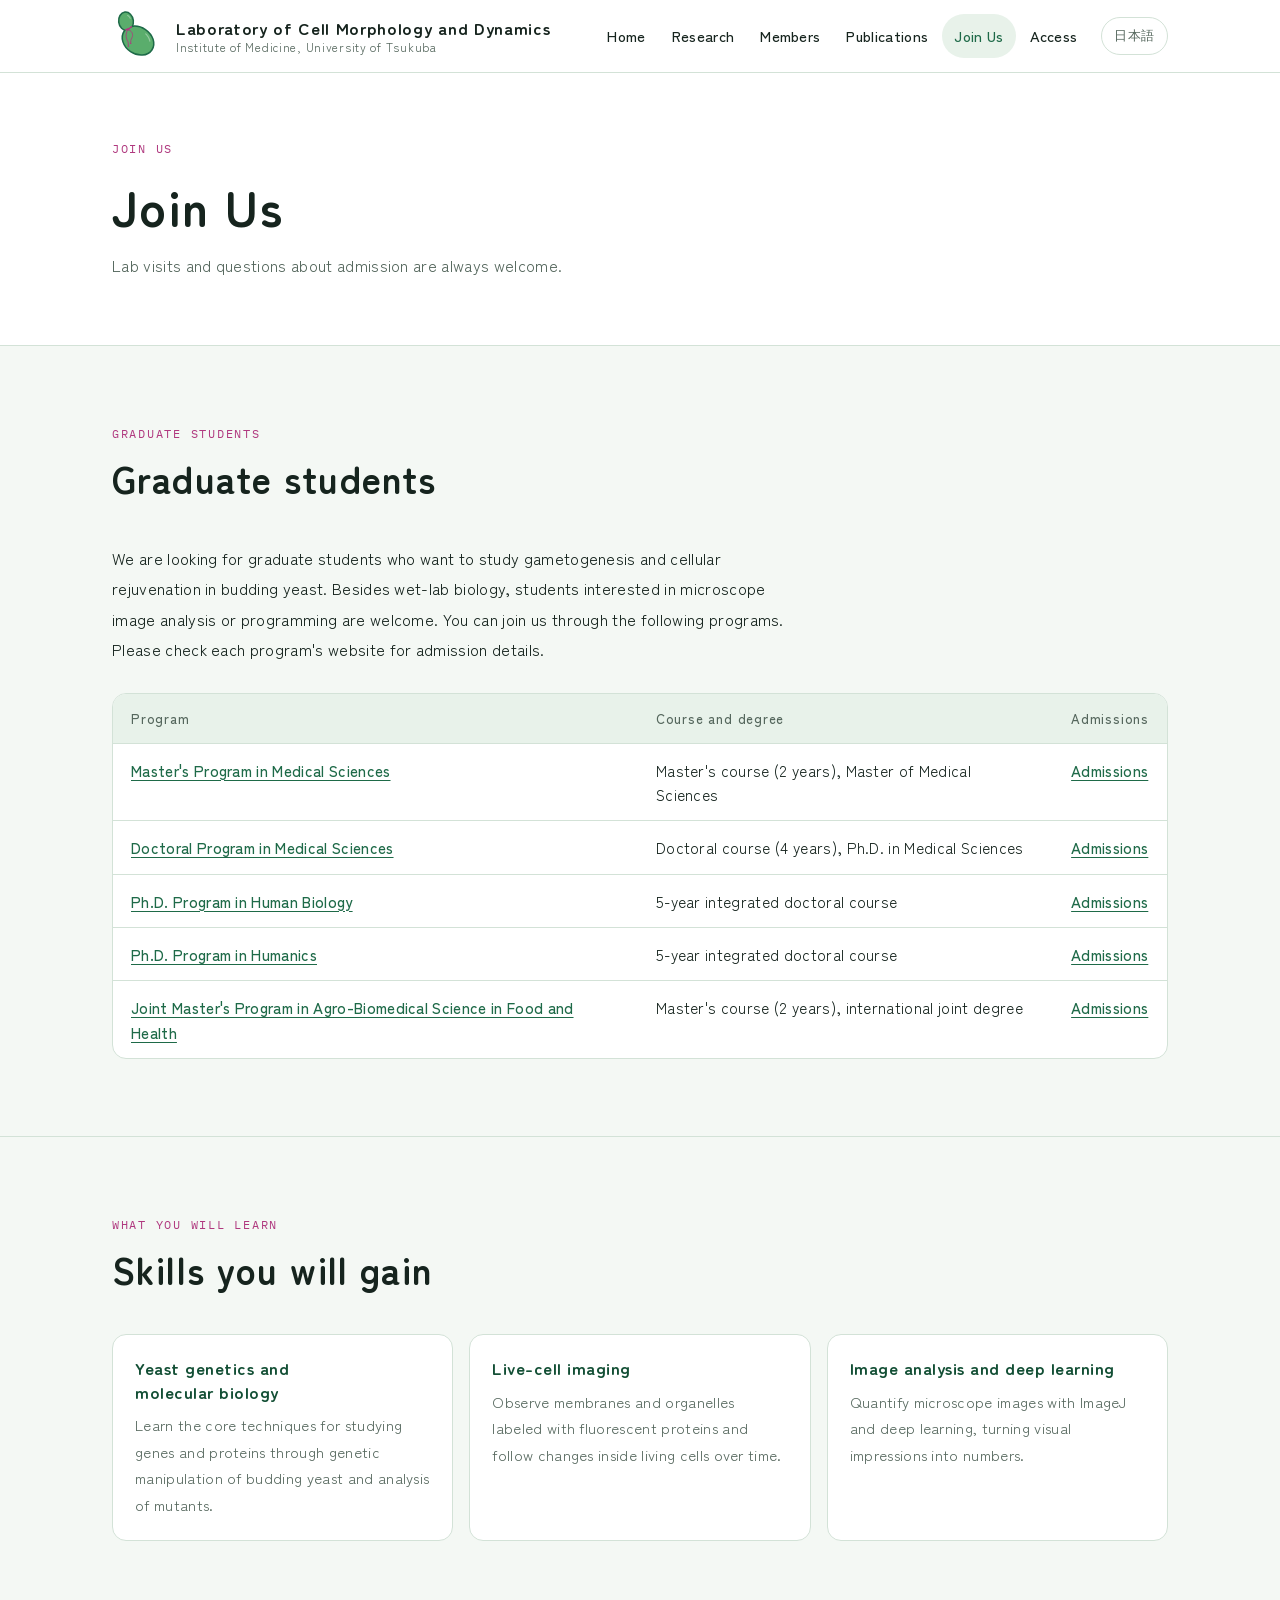
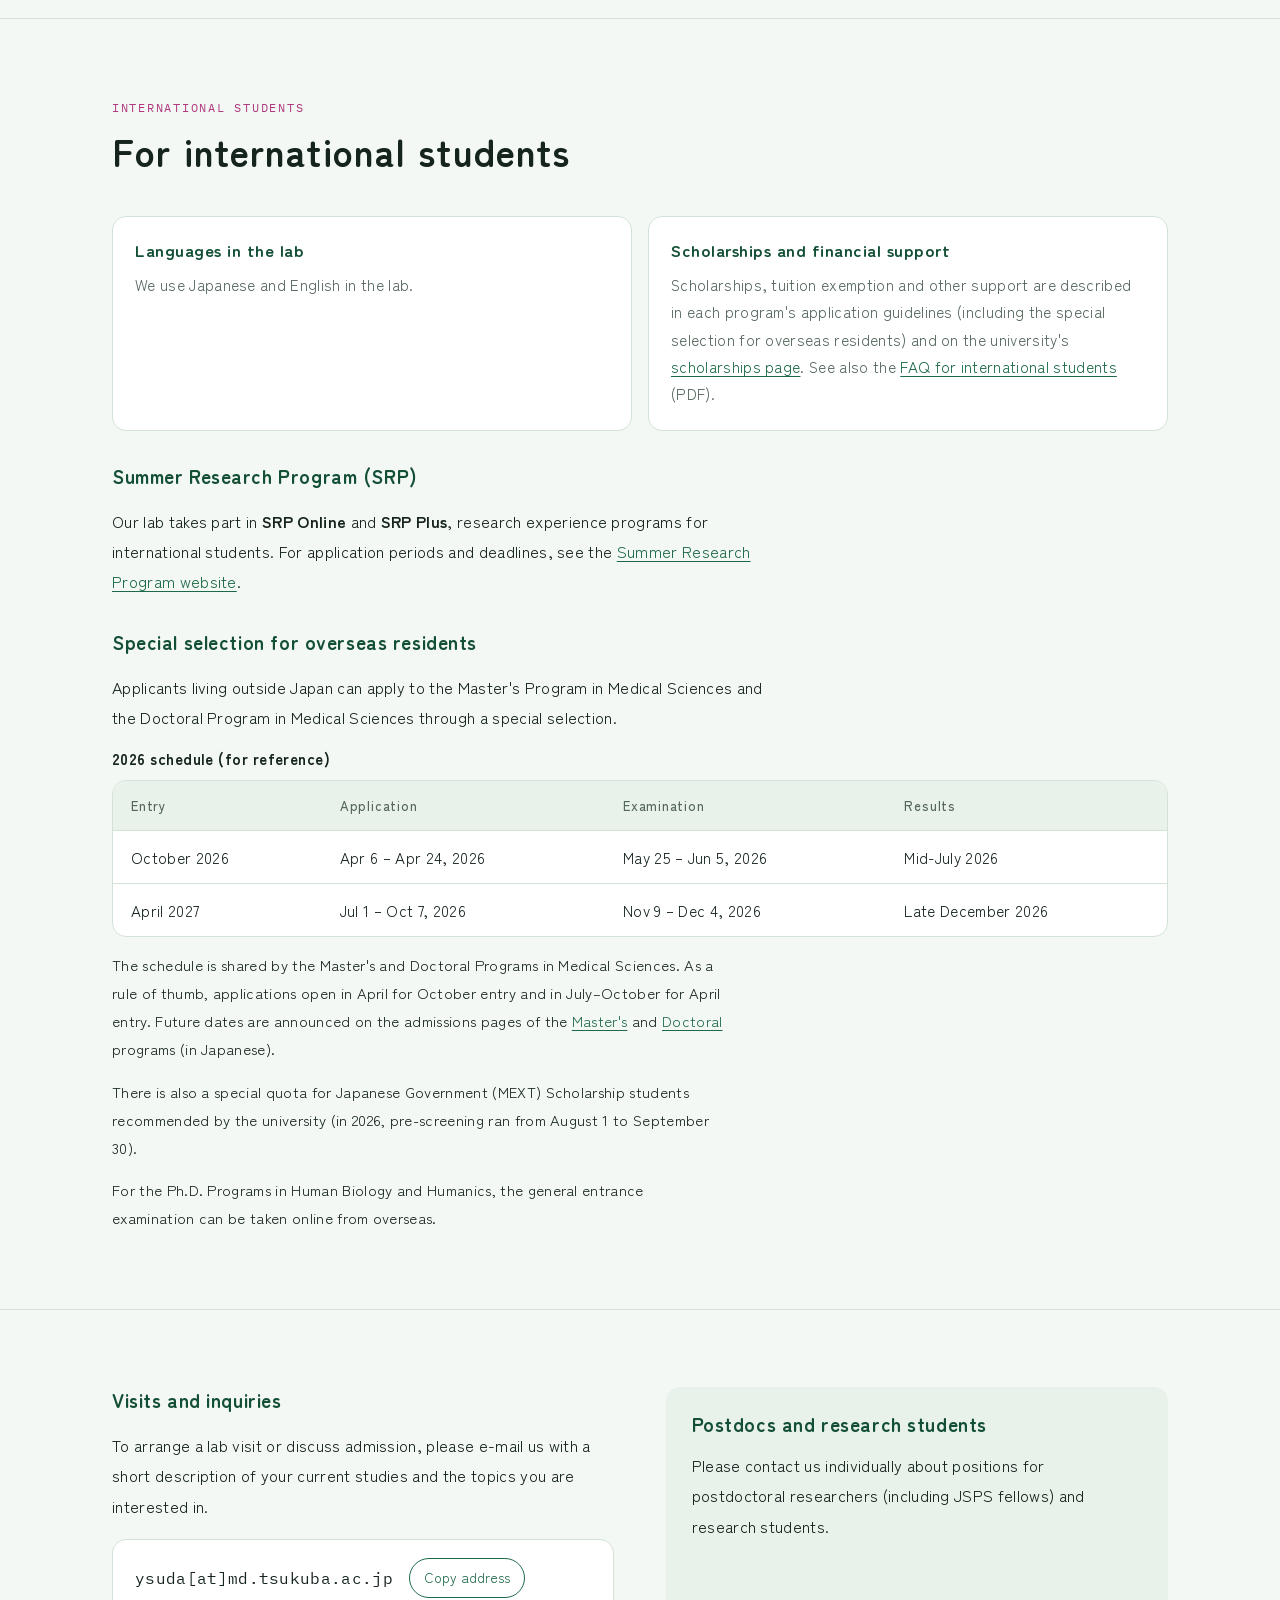
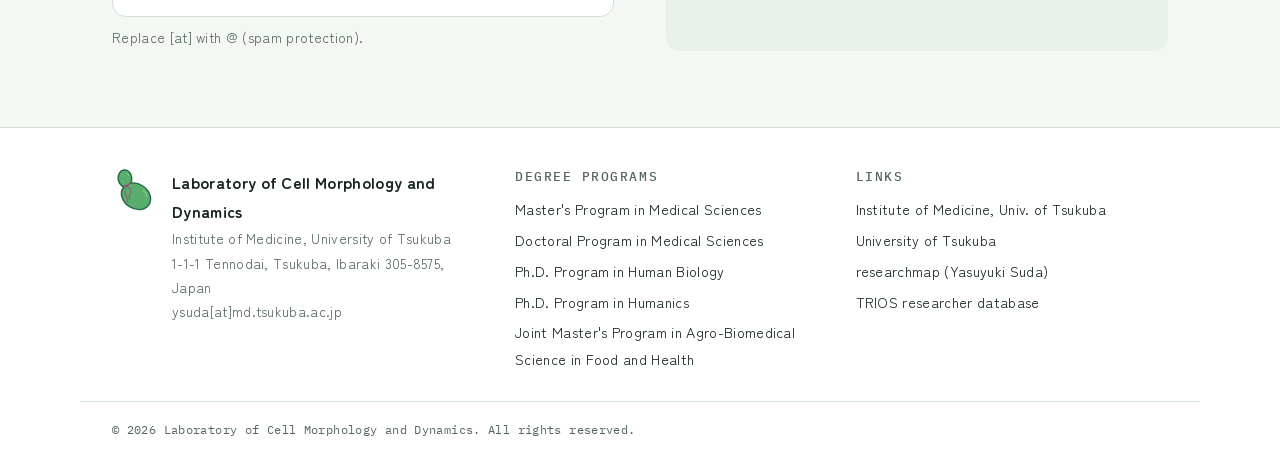
<file: join_en.html>
<!doctype html>
<html lang="en">
<head>
<meta charset="utf-8">
<meta name="viewport" content="width=device-width, initial-scale=1, viewport-fit=cover">
<title>Join Us | Laboratory of Cell Morphology and Dynamics</title>
<meta name="claude:viewport-fit-sides" content="cover">
<meta name="description" content="Laboratory of Cell Morphology and Dynamics, Institute of Medicine, University of Tsukuba. We study cellular rejuvenation through gametogenesis in budding yeast.">
<link rel="icon" href="favicon.svg" type="image/svg+xml">
<link rel="alternate" hreflang="ja" href="join.html">
<link rel="preconnect" href="https://fonts.googleapis.com"><link rel="preconnect" href="https://fonts.gstatic.com" crossorigin><link rel="stylesheet" href="https://fonts.googleapis.com/css2?family=IBM+Plex+Mono:wght@400;500&family=Kosugi+Maru&family=Zen+Kaku+Gothic+New:wght@400;500;700&family=Zen+Maru+Gothic:wght@500;700&display=swap">
<link rel="stylesheet" href="style.css">
</head>
<body>
<a class="skip" href="#main">Skip to content</a>
<header class="site-header" data-menu="closed">
  <div class="wrap header-inner">
    <a class="brand" href="index_en.html"><svg class="brand-mark" aria-hidden="true" focusable="false" xmlns="http://www.w3.org/2000/svg" viewBox="-55.75 -37.41 305.65 305.65">
<g>
<g fill="#1e6a48" stroke="#1e6a48" stroke-width="18.0" stroke-linejoin="round"><ellipse cx="26.617439823902934" cy="28.646310215102698" rx="38.78" ry="49.65" transform="rotate(-7.082 26.617439823902934 28.646310215102698)"/><ellipse cx="97.07" cy="142.35" rx="93.93" ry="74.01" transform="rotate(34.011 97.07 142.35)"/></g>
<g fill="#5aad6c"><ellipse cx="26.617439823902934" cy="28.646310215102698" rx="38.78" ry="49.65" transform="rotate(-7.082 26.617439823902934 28.646310215102698)"/><ellipse cx="97.07" cy="142.35" rx="93.93" ry="74.01" transform="rotate(34.011 97.07 142.35)"/></g>
<path d="M142.41 103.08 L143.97 104.59 L145.48 106.13 L146.95 107.70 L148.38 109.31 L149.77 110.93 L151.11 112.59 L152.41 114.27 L153.66 115.98 L154.86 117.70 L156.01 119.45 L157.11 121.22 L158.16 123.00 L159.16 124.80 L160.11 126.62 L161.01 128.45 L161.85 130.29 L162.63 132.14 L163.36 134.00 L164.03 135.87 L164.65 137.74 L165.21 139.62 L165.71 141.50 L166.16 143.38 L166.54 145.26" fill="none" stroke="#ffffff" stroke-opacity="0.35" stroke-width="7" stroke-linecap="round"/><path d="M35.99 -5.21 L36.78 -4.79 L37.56 -4.34 L38.33 -3.86 L39.09 -3.35 L39.84 -2.82 L40.58 -2.26 L41.31 -1.68 L42.02 -1.07 L42.73 -0.43 L43.42 0.23 L44.09 0.91 L44.75 1.62 L45.39 2.35 L46.02 3.10 L46.64 3.88 L47.23 4.67 L47.81 5.49 L48.37 6.32 L48.91 7.18 L49.43 8.05 L49.94 8.94 L50.42 9.85 L50.88 10.77 L51.33 11.71" fill="none" stroke="#ffffff" stroke-opacity="0.35" stroke-width="6" stroke-linecap="round"/>
<path d="M24.64 78.68Q45.01 76.49 58.25 60.86" fill="none" stroke="#b0397f" stroke-width="8" stroke-linecap="round"/>
<path d="M36.36 79.24C26.36 94.24 24.36 116.24 30.36 132.24C35.36 144.24 42.36 152.24 40.36 166.24" fill="none" stroke="#b0397f" stroke-width="5" stroke-linecap="round"/>
<path d="M41.36 79.24C58.36 84.24 68.36 100.24 64.36 118.24C61.36 130.24 52.36 136.24 54.36 150.24" fill="none" stroke="#b0397f" stroke-width="5" stroke-linecap="round"/>
<ellipse cx="38.36" cy="76.24" rx="7.4" ry="6.2" fill="#b0397f"/>
<path d="M40.36 164.24l-5 14h10z" fill="#b0397f"/><path d="M54.36 148.24l-5 14h10z" fill="#b0397f"/>
</g>
</svg><span class="brand-text"><span class="brand-name">Laboratory of Cell Morphology and Dynamics</span><span class="brand-sub">Institute of Medicine, University of Tsukuba</span></span></a>
    <button class="menu-btn" type="button" aria-controls="site-nav" aria-expanded="false" aria-label="Menu"><svg class="i-open" viewBox="0 0 24 24" fill="none" stroke="currentColor" stroke-width="2" stroke-linecap="round" aria-hidden="true"><path d="M4 7h16M4 12h16M4 17h16"/></svg><svg class="i-close" viewBox="0 0 24 24" fill="none" stroke="currentColor" stroke-width="2" stroke-linecap="round" aria-hidden="true"><path d="M6 6l12 12M18 6L6 18"/></svg></button>
    <nav class="nav" id="site-nav" data-open="false" aria-label="Main menu">
      <ul class="nav-list"><li><a href="index_en.html">Home</a></li><li><a href="research_en.html">Research</a></li><li><a href="members_en.html">Members</a></li><li><a href="publications_en.html">Publications</a></li><li><a href="join_en.html" aria-current="page">Join Us</a></li><li><a href="access_en.html">Access</a></li></ul>
      <a class="lang" href="join.html" hreflang="ja" lang="ja">日本語</a>
    </nav>
  </div>
</header>
<main id="main">
<section class="page-hero"><div class="wrap">
  <span class="eyebrow">Join us</span><h1>Join Us</h1><p>Lab visits and questions about admission are always welcome.</p>
</div></section>
<section class="section"><div class="wrap">
  <div class="section-head"><span class="eyebrow">Graduate students</span><h2 class="section-title">Graduate students</h2></div>
  <div class="prose" style="margin-bottom:28px"><p>We are looking for graduate students who want to study gametogenesis and cellular rejuvenation in budding yeast. Besides wet-lab biology, students interested in microscope image analysis or programming are welcome. You can join us through the following programs. Please check each program's website for admission details.</p></div>
  <div class="table-wrap"><table><thead><tr><th scope="col">Program</th><th scope="col">Course and degree</th><th scope="col">Admissions</th></tr></thead><tbody><tr><td><a href="https://www.md.tsukuba.ac.jp/FrontierSite/" target="_blank" rel="noopener">Master's Program in Medical Sciences</a></td><td>Master's course (2 years), Master of Medical Sciences</td><td><a href="https://www.md.tsukuba.ac.jp/FrontierSite/examination/" target="_blank" rel="noopener">Admissions</a></td></tr><tr><td><a href="https://www.md.tsukuba.ac.jp/gradmed/" target="_blank" rel="noopener">Doctoral Program in Medical Sciences</a></td><td>Doctoral course (4 years), Ph.D. in Medical Sciences</td><td><a href="https://www.md.tsukuba.ac.jp/gradmed/exam/" target="_blank" rel="noopener">Admissions</a></td></tr><tr><td><a href="https://hbp.tsukuba.ac.jp/" target="_blank" rel="noopener">Ph.D. Program in Human Biology</a></td><td>5-year integrated doctoral course</td><td><a href="https://hbp.tsukuba.ac.jp/examination/" target="_blank" rel="noopener">Admissions</a></td></tr><tr><td><a href="https://g-sigma.edu.tsukuba.ac.jp/humanics/" target="_blank" rel="noopener">Ph.D. Program in Humanics</a></td><td>5-year integrated doctoral course</td><td><a href="https://www.phd-humanics.tsukuba.ac.jp/admission/" target="_blank" rel="noopener">Admissions</a></td></tr><tr><td><a href="https://www.gip.tsukuba.ac.jp/" target="_blank" rel="noopener">Joint Master's Program in Agro-Biomedical Science in Food and Health</a></td><td>Master's course (2 years), international joint degree</td><td><a href="https://www.gip.tsukuba.ac.jp/admissions/index.html#admissions-001" target="_blank" rel="noopener">Admissions</a></td></tr></tbody></table></div>
</div></section>
<section class="section"><div class="wrap">
  <div class="section-head"><span class="eyebrow">What you will learn</span><h2 class="section-title">Skills you will gain</h2></div>
  <ul class="learn">
    <li><h3>Yeast genetics and molecular biology</h3><p>Learn the core techniques for studying genes and proteins through genetic manipulation of budding yeast and analysis of mutants.</p></li>
    <li><h3>Live-cell imaging</h3><p>Observe membranes and organelles labeled with fluorescent proteins and follow changes inside living cells over time.</p></li>
    <li><h3>Image analysis and deep learning</h3><p>Quantify microscope images with ImageJ and deep learning, turning visual impressions into numbers.</p></li>
  </ul>
</div></section>
<section class="section"><div class="wrap">
  <div class="section-head"><span class="eyebrow">International students</span><h2 class="section-title">For international students</h2></div>
  <div class="intl-grid">
    <div class="intl-card"><h3>Languages in the lab</h3><p>We use Japanese and English in the lab.</p></div>
    <div class="intl-card"><h3>Scholarships and financial support</h3><p>Scholarships, tuition exemption and other support are described in each program's application guidelines (including the special selection for overseas residents) and on the university's <a href="https://www.tsukuba.ac.jp/en/admissions/financial-scholarships/" target="_blank" rel="noopener">scholarships page</a>. See also the <a href="https://www.md.tsukuba.ac.jp/gradmed/data/exam/faq.pdf" target="_blank" rel="noopener">FAQ for international students</a> (PDF).</p></div>
  </div>
  <h3 class="sub-title" style="margin-top:32px">Summer Research Program (SRP)</h3>
  <div class="prose">
    <p>Our lab takes part in <b>SRP Online</b> and <b>SRP Plus</b>, research experience programs for international students. For application periods and deadlines, see the <a href="https://www.tsukubamed.org" target="_blank" rel="noopener">Summer Research Program website</a>.</p>
  </div>
  <h3 class="sub-title" style="margin-top:32px">Special selection for overseas residents</h3>
  <div class="prose" style="margin-bottom:16px">
    <p>Applicants living outside Japan can apply to the Master's Program in Medical Sciences and the Doctoral Program in Medical Sciences through a special selection.</p>
  </div>
  <h4 class="sub-sub">2026 schedule (for reference)</h4>
  <div class="table-wrap"><table><thead><tr><th scope="col">Entry</th><th scope="col">Application</th><th scope="col">Examination</th><th scope="col">Results</th></tr></thead><tbody>
    <tr><td>October 2026</td><td>Apr 6 – Apr 24, 2026</td><td>May 25 – Jun 5, 2026</td><td>Mid-July 2026</td></tr>
    <tr><td>April 2027</td><td>Jul 1 – Oct 7, 2026</td><td>Nov 9 – Dec 4, 2026</td><td>Late December 2026</td></tr>
  </tbody></table></div>
  <div class="prose" style="margin-top:14px;font-size:.92rem">
    <p>The schedule is shared by the Master's and Doctoral Programs in Medical Sciences. As a rule of thumb, applications open in April for October entry and in July–October for April entry. Future dates are announced on the admissions pages of the <a href="https://www.md.tsukuba.ac.jp/FrontierSite/examination/" target="_blank" rel="noopener">Master's</a> and <a href="https://www.md.tsukuba.ac.jp/gradmed/exam/" target="_blank" rel="noopener">Doctoral</a> programs (in Japanese).</p>
    <p>There is also a special quota for Japanese Government (MEXT) Scholarship students recommended by the university (in 2026, pre-screening ran from August 1 to September 30).</p>
    <p>For the Ph.D. Programs in Human Biology and Humanics, the general entrance examination can be taken online from overseas.</p>
  </div>
</div></section>

<section class="section"><div class="wrap cols-2">
  <div><h3 class="sub-title">Visits and inquiries</h3>
    <div class="prose" style="margin-bottom:18px"><p>To arrange a lab visit or discuss admission, please e-mail us with a short description of your current studies and the topics you are interested in.</p></div>
    <div class="contact"><code>ysuda[at]md.tsukuba.ac.jp</code><button class="copy-btn" type="button" data-copy="ysuda@md.tsukuba.ac.jp" data-done="Copied">Copy address</button></div>
    <p class="muted" style="font-size:.85rem;margin-top:8px">Replace [at] with @ (spam protection).</p>
  </div>
  <div class="note-box"><h3 class="sub-title" style="margin:0">Postdocs and research students</h3><p>Please contact us individually about positions for postdoctoral researchers (including JSPS fellows) and research students.</p></div>
</div></section>
</main>
<footer class="site-footer">
  <div class="wrap footer-grid">
    <div class="footer-brand"><svg class="brand-mark" aria-hidden="true" focusable="false" xmlns="http://www.w3.org/2000/svg" viewBox="-55.75 -37.41 305.65 305.65">
<g>
<g fill="#1e6a48" stroke="#1e6a48" stroke-width="18.0" stroke-linejoin="round"><ellipse cx="26.617439823902934" cy="28.646310215102698" rx="38.78" ry="49.65" transform="rotate(-7.082 26.617439823902934 28.646310215102698)"/><ellipse cx="97.07" cy="142.35" rx="93.93" ry="74.01" transform="rotate(34.011 97.07 142.35)"/></g>
<g fill="#5aad6c"><ellipse cx="26.617439823902934" cy="28.646310215102698" rx="38.78" ry="49.65" transform="rotate(-7.082 26.617439823902934 28.646310215102698)"/><ellipse cx="97.07" cy="142.35" rx="93.93" ry="74.01" transform="rotate(34.011 97.07 142.35)"/></g>
<path d="M142.41 103.08 L143.97 104.59 L145.48 106.13 L146.95 107.70 L148.38 109.31 L149.77 110.93 L151.11 112.59 L152.41 114.27 L153.66 115.98 L154.86 117.70 L156.01 119.45 L157.11 121.22 L158.16 123.00 L159.16 124.80 L160.11 126.62 L161.01 128.45 L161.85 130.29 L162.63 132.14 L163.36 134.00 L164.03 135.87 L164.65 137.74 L165.21 139.62 L165.71 141.50 L166.16 143.38 L166.54 145.26" fill="none" stroke="#ffffff" stroke-opacity="0.35" stroke-width="7" stroke-linecap="round"/><path d="M35.99 -5.21 L36.78 -4.79 L37.56 -4.34 L38.33 -3.86 L39.09 -3.35 L39.84 -2.82 L40.58 -2.26 L41.31 -1.68 L42.02 -1.07 L42.73 -0.43 L43.42 0.23 L44.09 0.91 L44.75 1.62 L45.39 2.35 L46.02 3.10 L46.64 3.88 L47.23 4.67 L47.81 5.49 L48.37 6.32 L48.91 7.18 L49.43 8.05 L49.94 8.94 L50.42 9.85 L50.88 10.77 L51.33 11.71" fill="none" stroke="#ffffff" stroke-opacity="0.35" stroke-width="6" stroke-linecap="round"/>
<path d="M24.64 78.68Q45.01 76.49 58.25 60.86" fill="none" stroke="#b0397f" stroke-width="8" stroke-linecap="round"/>
<path d="M36.36 79.24C26.36 94.24 24.36 116.24 30.36 132.24C35.36 144.24 42.36 152.24 40.36 166.24" fill="none" stroke="#b0397f" stroke-width="5" stroke-linecap="round"/>
<path d="M41.36 79.24C58.36 84.24 68.36 100.24 64.36 118.24C61.36 130.24 52.36 136.24 54.36 150.24" fill="none" stroke="#b0397f" stroke-width="5" stroke-linecap="round"/>
<ellipse cx="38.36" cy="76.24" rx="7.4" ry="6.2" fill="#b0397f"/>
<path d="M40.36 164.24l-5 14h10z" fill="#b0397f"/><path d="M54.36 148.24l-5 14h10z" fill="#b0397f"/>
</g>
</svg><address><strong>Laboratory of Cell Morphology and Dynamics</strong>Institute of Medicine, University of Tsukuba<br>1-1-1 Tennodai, Tsukuba, Ibaraki 305-8575, Japan<br>ysuda[at]md.tsukuba.ac.jp</address></div>
    <div class="footer-col"><h2>Degree programs</h2><ul><li><a href="https://www.md.tsukuba.ac.jp/FrontierSite/" target="_blank" rel="noopener">Master's Program in Medical Sciences</a></li><li><a href="https://www.md.tsukuba.ac.jp/gradmed/" target="_blank" rel="noopener">Doctoral Program in Medical Sciences</a></li><li><a href="https://hbp.tsukuba.ac.jp/" target="_blank" rel="noopener">Ph.D. Program in Human Biology</a></li><li><a href="https://g-sigma.edu.tsukuba.ac.jp/humanics/" target="_blank" rel="noopener">Ph.D. Program in Humanics</a></li><li><a href="https://www.gip.tsukuba.ac.jp/" target="_blank" rel="noopener">Joint Master's Program in Agro-Biomedical Science in Food and Health</a></li></ul></div>
    <div class="footer-col"><h2>Links</h2><ul><li><a href="https://www.md.tsukuba.ac.jp/top/" target="_blank" rel="noopener">Institute of Medicine, Univ. of Tsukuba</a></li><li><a href="https://www.tsukuba.ac.jp/en/" target="_blank" rel="noopener">University of Tsukuba</a></li><li><a href="https://researchmap.jp/yasu_suda/" target="_blank" rel="noopener">researchmap (Yasuyuki Suda)</a></li><li><a href="https://trios.tsukuba.ac.jp/researcher/0000003522" target="_blank" rel="noopener">TRIOS researcher database</a></li></ul></div>
  </div>
  <div class="wrap copyright">© 2026 Laboratory of Cell Morphology and Dynamics. All rights reserved.</div>
</footer>
<script src="main.js"></script>
</body>
</html>
</file>
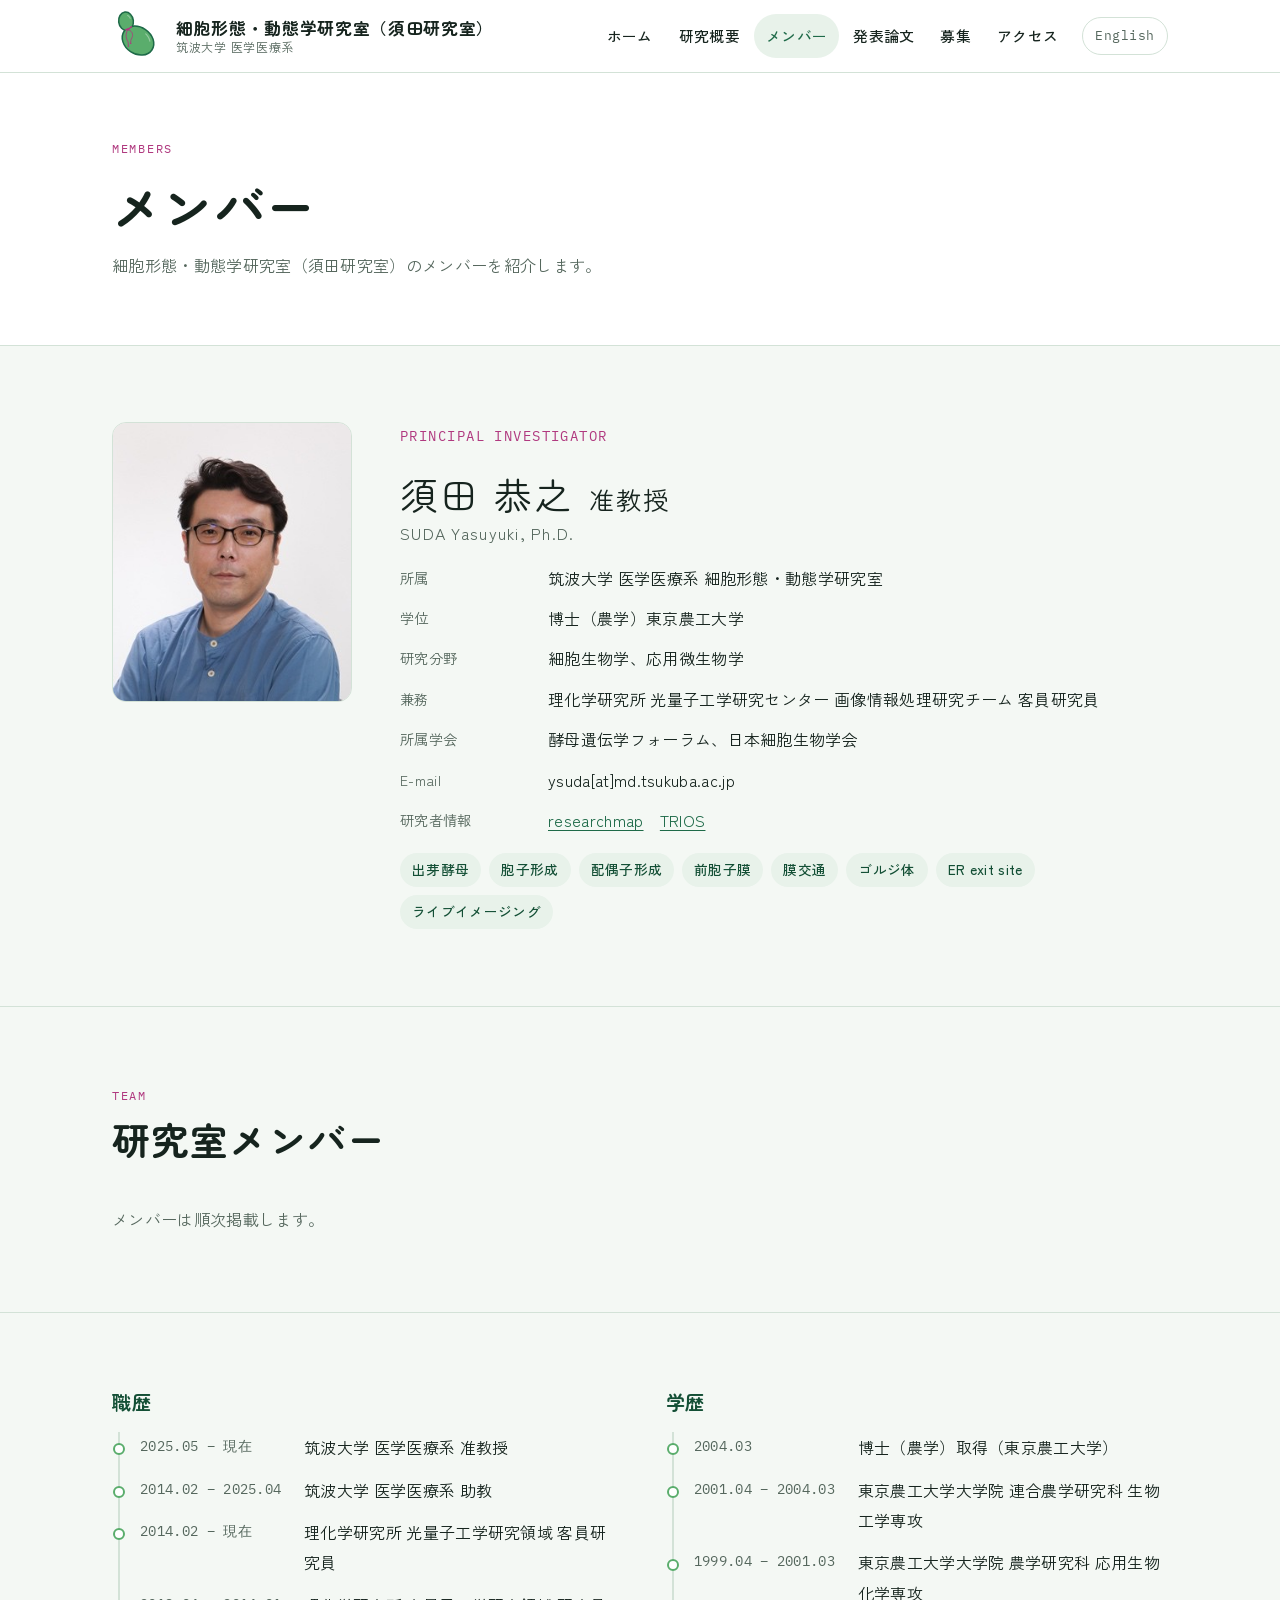
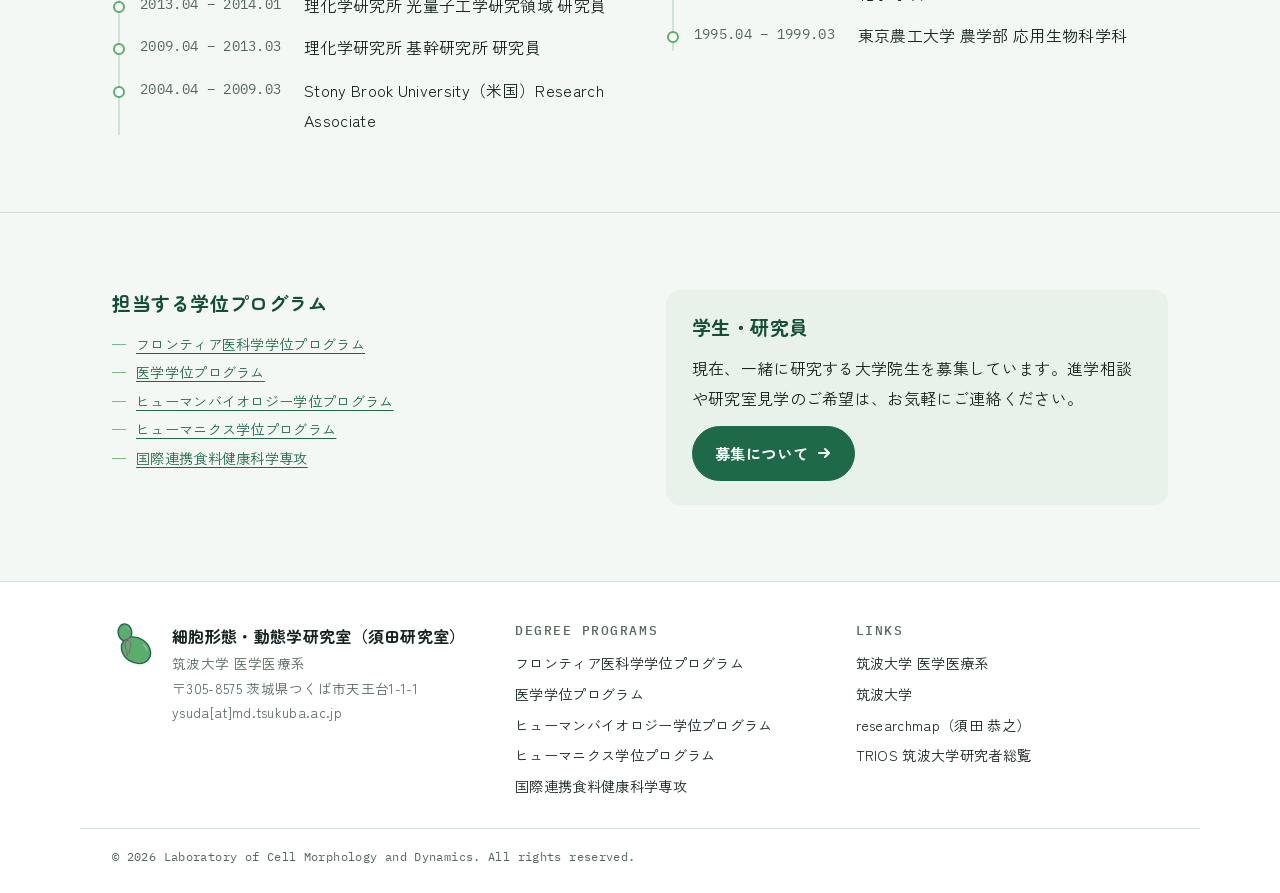
<file: members.html>
<!doctype html>
<html lang="ja">
<head>
<meta charset="utf-8">
<meta name="viewport" content="width=device-width, initial-scale=1, viewport-fit=cover">
<title>メンバー｜細胞形態・動態学研究室（須田研究室）</title>
<meta name="claude:viewport-fit-sides" content="cover">
<meta name="description" content="筑波大学 医学医療系 細胞形態・動態学研究室（須田研究室）。出芽酵母の配偶子形成をモデルに、細胞の若返りの仕組みを研究しています。">
<link rel="icon" href="favicon.svg" type="image/svg+xml">
<link rel="alternate" hreflang="en" href="members_en.html">
<link rel="preconnect" href="https://fonts.googleapis.com"><link rel="preconnect" href="https://fonts.gstatic.com" crossorigin><link rel="stylesheet" href="https://fonts.googleapis.com/css2?family=IBM+Plex+Mono:wght@400;500&family=Kosugi+Maru&family=Zen+Kaku+Gothic+New:wght@400;500;700&family=Zen+Maru+Gothic:wght@500;700&display=swap">
<link rel="stylesheet" href="style.css">
</head>
<body>
<a class="skip" href="#main">本文へスキップ</a>
<header class="site-header" data-menu="closed">
  <div class="wrap header-inner">
    <a class="brand" href="index.html"><svg class="brand-mark" aria-hidden="true" focusable="false" xmlns="http://www.w3.org/2000/svg" viewBox="-55.75 -37.41 305.65 305.65">
<g>
<g fill="#1e6a48" stroke="#1e6a48" stroke-width="18.0" stroke-linejoin="round"><ellipse cx="26.617439823902934" cy="28.646310215102698" rx="38.78" ry="49.65" transform="rotate(-7.082 26.617439823902934 28.646310215102698)"/><ellipse cx="97.07" cy="142.35" rx="93.93" ry="74.01" transform="rotate(34.011 97.07 142.35)"/></g>
<g fill="#5aad6c"><ellipse cx="26.617439823902934" cy="28.646310215102698" rx="38.78" ry="49.65" transform="rotate(-7.082 26.617439823902934 28.646310215102698)"/><ellipse cx="97.07" cy="142.35" rx="93.93" ry="74.01" transform="rotate(34.011 97.07 142.35)"/></g>
<path d="M142.41 103.08 L143.97 104.59 L145.48 106.13 L146.95 107.70 L148.38 109.31 L149.77 110.93 L151.11 112.59 L152.41 114.27 L153.66 115.98 L154.86 117.70 L156.01 119.45 L157.11 121.22 L158.16 123.00 L159.16 124.80 L160.11 126.62 L161.01 128.45 L161.85 130.29 L162.63 132.14 L163.36 134.00 L164.03 135.87 L164.65 137.74 L165.21 139.62 L165.71 141.50 L166.16 143.38 L166.54 145.26" fill="none" stroke="#ffffff" stroke-opacity="0.35" stroke-width="7" stroke-linecap="round"/><path d="M35.99 -5.21 L36.78 -4.79 L37.56 -4.34 L38.33 -3.86 L39.09 -3.35 L39.84 -2.82 L40.58 -2.26 L41.31 -1.68 L42.02 -1.07 L42.73 -0.43 L43.42 0.23 L44.09 0.91 L44.75 1.62 L45.39 2.35 L46.02 3.10 L46.64 3.88 L47.23 4.67 L47.81 5.49 L48.37 6.32 L48.91 7.18 L49.43 8.05 L49.94 8.94 L50.42 9.85 L50.88 10.77 L51.33 11.71" fill="none" stroke="#ffffff" stroke-opacity="0.35" stroke-width="6" stroke-linecap="round"/>
<path d="M24.64 78.68Q45.01 76.49 58.25 60.86" fill="none" stroke="#b0397f" stroke-width="8" stroke-linecap="round"/>
<path d="M36.36 79.24C26.36 94.24 24.36 116.24 30.36 132.24C35.36 144.24 42.36 152.24 40.36 166.24" fill="none" stroke="#b0397f" stroke-width="5" stroke-linecap="round"/>
<path d="M41.36 79.24C58.36 84.24 68.36 100.24 64.36 118.24C61.36 130.24 52.36 136.24 54.36 150.24" fill="none" stroke="#b0397f" stroke-width="5" stroke-linecap="round"/>
<ellipse cx="38.36" cy="76.24" rx="7.4" ry="6.2" fill="#b0397f"/>
<path d="M40.36 164.24l-5 14h10z" fill="#b0397f"/><path d="M54.36 148.24l-5 14h10z" fill="#b0397f"/>
</g>
</svg><span class="brand-text"><span class="brand-name">細胞形態・動態学研究室（須田研究室）</span><span class="brand-sub">筑波大学 医学医療系</span></span></a>
    <button class="menu-btn" type="button" aria-controls="site-nav" aria-expanded="false" aria-label="メニュー"><svg class="i-open" viewBox="0 0 24 24" fill="none" stroke="currentColor" stroke-width="2" stroke-linecap="round" aria-hidden="true"><path d="M4 7h16M4 12h16M4 17h16"/></svg><svg class="i-close" viewBox="0 0 24 24" fill="none" stroke="currentColor" stroke-width="2" stroke-linecap="round" aria-hidden="true"><path d="M6 6l12 12M18 6L6 18"/></svg></button>
    <nav class="nav" id="site-nav" data-open="false" aria-label="メインメニュー">
      <ul class="nav-list"><li><a href="index.html">ホーム</a></li><li><a href="research.html">研究概要</a></li><li><a href="members.html" aria-current="page">メンバー</a></li><li><a href="publications.html">発表論文</a></li><li><a href="join.html">募集</a></li><li><a href="access.html">アクセス</a></li></ul>
      <a class="lang" href="members_en.html" hreflang="en" lang="en">English</a>
    </nav>
  </div>
</header>
<main id="main">
<section class="page-hero"><div class="wrap">
  <span class="eyebrow">Members</span><h1>メンバー</h1><p>細胞形態・動態学研究室（須田研究室）のメンバーを紹介します。</p>
</div></section><section class="section"><div class="wrap">
  <div class="pi">
    <div class="pi-photo"><img src="suda.jpg" alt="須田 恭之の顔写真" width="283" height="330"></div>
    <div class="pi-body">
      <span class="pi-role">PRINCIPAL INVESTIGATOR</span>
      <h2 class="pi-name">須田 恭之<span class="pi-title">准教授</span><span class="pi-en">SUDA Yasuyuki, Ph.D.</span></h2>
      <dl class="dl">
        <dt>所属</dt><dd>筑波大学 医学医療系 細胞形態・動態学研究室</dd>
        <dt>学位</dt><dd>博士（農学）東京農工大学</dd>
        <dt>研究分野</dt><dd>細胞生物学、応用微生物学</dd>
        <dt>兼務</dt><dd>理化学研究所 光量子工学研究センター 画像情報処理研究チーム 客員研究員</dd>
        <dt>所属学会</dt><dd>酵母遺伝学フォーラム、日本細胞生物学会</dd>
        <dt>E-mail</dt><dd>ysuda[at]md.tsukuba.ac.jp</dd>
        <dt>研究者情報</dt><dd><a href="https://researchmap.jp/yasu_suda/" target="_blank" rel="noopener">researchmap</a>　<a href="https://trios.tsukuba.ac.jp/researcher/0000003522" target="_blank" rel="noopener">TRIOS</a></dd>
      </dl>
      <ul class="chips"><li>出芽酵母</li><li>胞子形成</li><li>配偶子形成</li><li>前胞子膜</li><li>膜交通</li><li>ゴルジ体</li><li>ER exit site</li><li>ライブイメージング</li></ul>
    </div>
  </div>
</div></section>
<section class="section"><div class="wrap">
  <div class="section-head"><span class="eyebrow">Team</span><h2 class="section-title">研究室メンバー</h2></div>
  <p class="muted">メンバーは順次掲載します。</p>
</div></section>
<section class="section"><div class="wrap cols-2">
  <div><h3 class="sub-title">職歴</h3><ol class="timeline"><li><time>2025.05 – 現在</time><span>筑波大学 医学医療系 准教授</span></li><li><time>2014.02 – 2025.04</time><span>筑波大学 医学医療系 助教</span></li><li><time>2014.02 – 現在</time><span>理化学研究所 光量子工学研究領域 客員研究員</span></li><li><time>2013.04 – 2014.01</time><span>理化学研究所 光量子工学研究領域 研究員</span></li><li><time>2009.04 – 2013.03</time><span>理化学研究所 基幹研究所 研究員</span></li><li><time>2004.04 – 2009.03</time><span>Stony Brook University（米国）Research Associate</span></li></ol></div>
  <div><h3 class="sub-title">学歴</h3><ol class="timeline"><li><time>2004.03</time><span>博士（農学）取得（東京農工大学）</span></li><li><time>2001.04 – 2004.03</time><span>東京農工大学大学院 連合農学研究科 生物工学専攻</span></li><li><time>1999.04 – 2001.03</time><span>東京農工大学大学院 農学研究科 応用生物化学専攻</span></li><li><time>1995.04 – 1999.03</time><span>東京農工大学 農学部 応用生物科学科</span></li></ol></div>
</div></section>
<section class="section"><div class="wrap cols-2">
  <div><h3 class="sub-title">担当する学位プログラム</h3><ul class="refs"><li><a href="https://www.md.tsukuba.ac.jp/FrontierSite/" target="_blank" rel="noopener">フロンティア医科学学位プログラム</a></li><li><a href="https://www.md.tsukuba.ac.jp/gradmed/" target="_blank" rel="noopener">医学学位プログラム</a></li><li><a href="https://hbp.tsukuba.ac.jp/" target="_blank" rel="noopener">ヒューマンバイオロジー学位プログラム</a></li><li><a href="https://g-sigma.edu.tsukuba.ac.jp/humanics/" target="_blank" rel="noopener">ヒューマニクス学位プログラム</a></li><li><a href="https://www.gip.tsukuba.ac.jp/" target="_blank" rel="noopener">国際連携食料健康科学専攻</a></li></ul></div>
  <div class="note-box"><h3 class="sub-title" style="margin:0">学生・研究員</h3><p>現在、一緒に研究する大学院生を募集しています。進学相談や研究室見学のご希望は、お気軽にご連絡ください。</p><a class="btn btn-primary" href="join.html" style="align-self:flex-start">募集について <svg viewBox="0 0 16 16" fill="none" stroke="currentColor" stroke-width="2" stroke-linecap="round" stroke-linejoin="round" aria-hidden="true"><path d="M3 8h10M9 4l4 4-4 4"/></svg></a></div>
</div></section>
</main>
<footer class="site-footer">
  <div class="wrap footer-grid">
    <div class="footer-brand"><svg class="brand-mark" aria-hidden="true" focusable="false" xmlns="http://www.w3.org/2000/svg" viewBox="-55.75 -37.41 305.65 305.65">
<g>
<g fill="#1e6a48" stroke="#1e6a48" stroke-width="18.0" stroke-linejoin="round"><ellipse cx="26.617439823902934" cy="28.646310215102698" rx="38.78" ry="49.65" transform="rotate(-7.082 26.617439823902934 28.646310215102698)"/><ellipse cx="97.07" cy="142.35" rx="93.93" ry="74.01" transform="rotate(34.011 97.07 142.35)"/></g>
<g fill="#5aad6c"><ellipse cx="26.617439823902934" cy="28.646310215102698" rx="38.78" ry="49.65" transform="rotate(-7.082 26.617439823902934 28.646310215102698)"/><ellipse cx="97.07" cy="142.35" rx="93.93" ry="74.01" transform="rotate(34.011 97.07 142.35)"/></g>
<path d="M142.41 103.08 L143.97 104.59 L145.48 106.13 L146.95 107.70 L148.38 109.31 L149.77 110.93 L151.11 112.59 L152.41 114.27 L153.66 115.98 L154.86 117.70 L156.01 119.45 L157.11 121.22 L158.16 123.00 L159.16 124.80 L160.11 126.62 L161.01 128.45 L161.85 130.29 L162.63 132.14 L163.36 134.00 L164.03 135.87 L164.65 137.74 L165.21 139.62 L165.71 141.50 L166.16 143.38 L166.54 145.26" fill="none" stroke="#ffffff" stroke-opacity="0.35" stroke-width="7" stroke-linecap="round"/><path d="M35.99 -5.21 L36.78 -4.79 L37.56 -4.34 L38.33 -3.86 L39.09 -3.35 L39.84 -2.82 L40.58 -2.26 L41.31 -1.68 L42.02 -1.07 L42.73 -0.43 L43.42 0.23 L44.09 0.91 L44.75 1.62 L45.39 2.35 L46.02 3.10 L46.64 3.88 L47.23 4.67 L47.81 5.49 L48.37 6.32 L48.91 7.18 L49.43 8.05 L49.94 8.94 L50.42 9.85 L50.88 10.77 L51.33 11.71" fill="none" stroke="#ffffff" stroke-opacity="0.35" stroke-width="6" stroke-linecap="round"/>
<path d="M24.64 78.68Q45.01 76.49 58.25 60.86" fill="none" stroke="#b0397f" stroke-width="8" stroke-linecap="round"/>
<path d="M36.36 79.24C26.36 94.24 24.36 116.24 30.36 132.24C35.36 144.24 42.36 152.24 40.36 166.24" fill="none" stroke="#b0397f" stroke-width="5" stroke-linecap="round"/>
<path d="M41.36 79.24C58.36 84.24 68.36 100.24 64.36 118.24C61.36 130.24 52.36 136.24 54.36 150.24" fill="none" stroke="#b0397f" stroke-width="5" stroke-linecap="round"/>
<ellipse cx="38.36" cy="76.24" rx="7.4" ry="6.2" fill="#b0397f"/>
<path d="M40.36 164.24l-5 14h10z" fill="#b0397f"/><path d="M54.36 148.24l-5 14h10z" fill="#b0397f"/>
</g>
</svg><address><strong>細胞形態・動態学研究室（須田研究室）</strong>筑波大学 医学医療系<br>〒305-8575 茨城県つくば市天王台1-1-1<br>ysuda[at]md.tsukuba.ac.jp</address></div>
    <div class="footer-col"><h2>Degree programs</h2><ul><li><a href="https://www.md.tsukuba.ac.jp/FrontierSite/" target="_blank" rel="noopener">フロンティア医科学学位プログラム</a></li><li><a href="https://www.md.tsukuba.ac.jp/gradmed/" target="_blank" rel="noopener">医学学位プログラム</a></li><li><a href="https://hbp.tsukuba.ac.jp/" target="_blank" rel="noopener">ヒューマンバイオロジー学位プログラム</a></li><li><a href="https://g-sigma.edu.tsukuba.ac.jp/humanics/" target="_blank" rel="noopener">ヒューマニクス学位プログラム</a></li><li><a href="https://www.gip.tsukuba.ac.jp/" target="_blank" rel="noopener">国際連携食料健康科学専攻</a></li></ul></div>
    <div class="footer-col"><h2>Links</h2><ul><li><a href="https://www.md.tsukuba.ac.jp/top/" target="_blank" rel="noopener">筑波大学 医学医療系</a></li><li><a href="https://www.tsukuba.ac.jp/" target="_blank" rel="noopener">筑波大学</a></li><li><a href="https://researchmap.jp/yasu_suda/" target="_blank" rel="noopener">researchmap（須田 恭之）</a></li><li><a href="https://trios.tsukuba.ac.jp/researcher/0000003522" target="_blank" rel="noopener">TRIOS 筑波大学研究者総覧</a></li></ul></div>
  </div>
  <div class="wrap copyright">© 2026 Laboratory of Cell Morphology and Dynamics. All rights reserved.</div>
</footer>
<script src="main.js"></script>
</body>
</html>
</file>
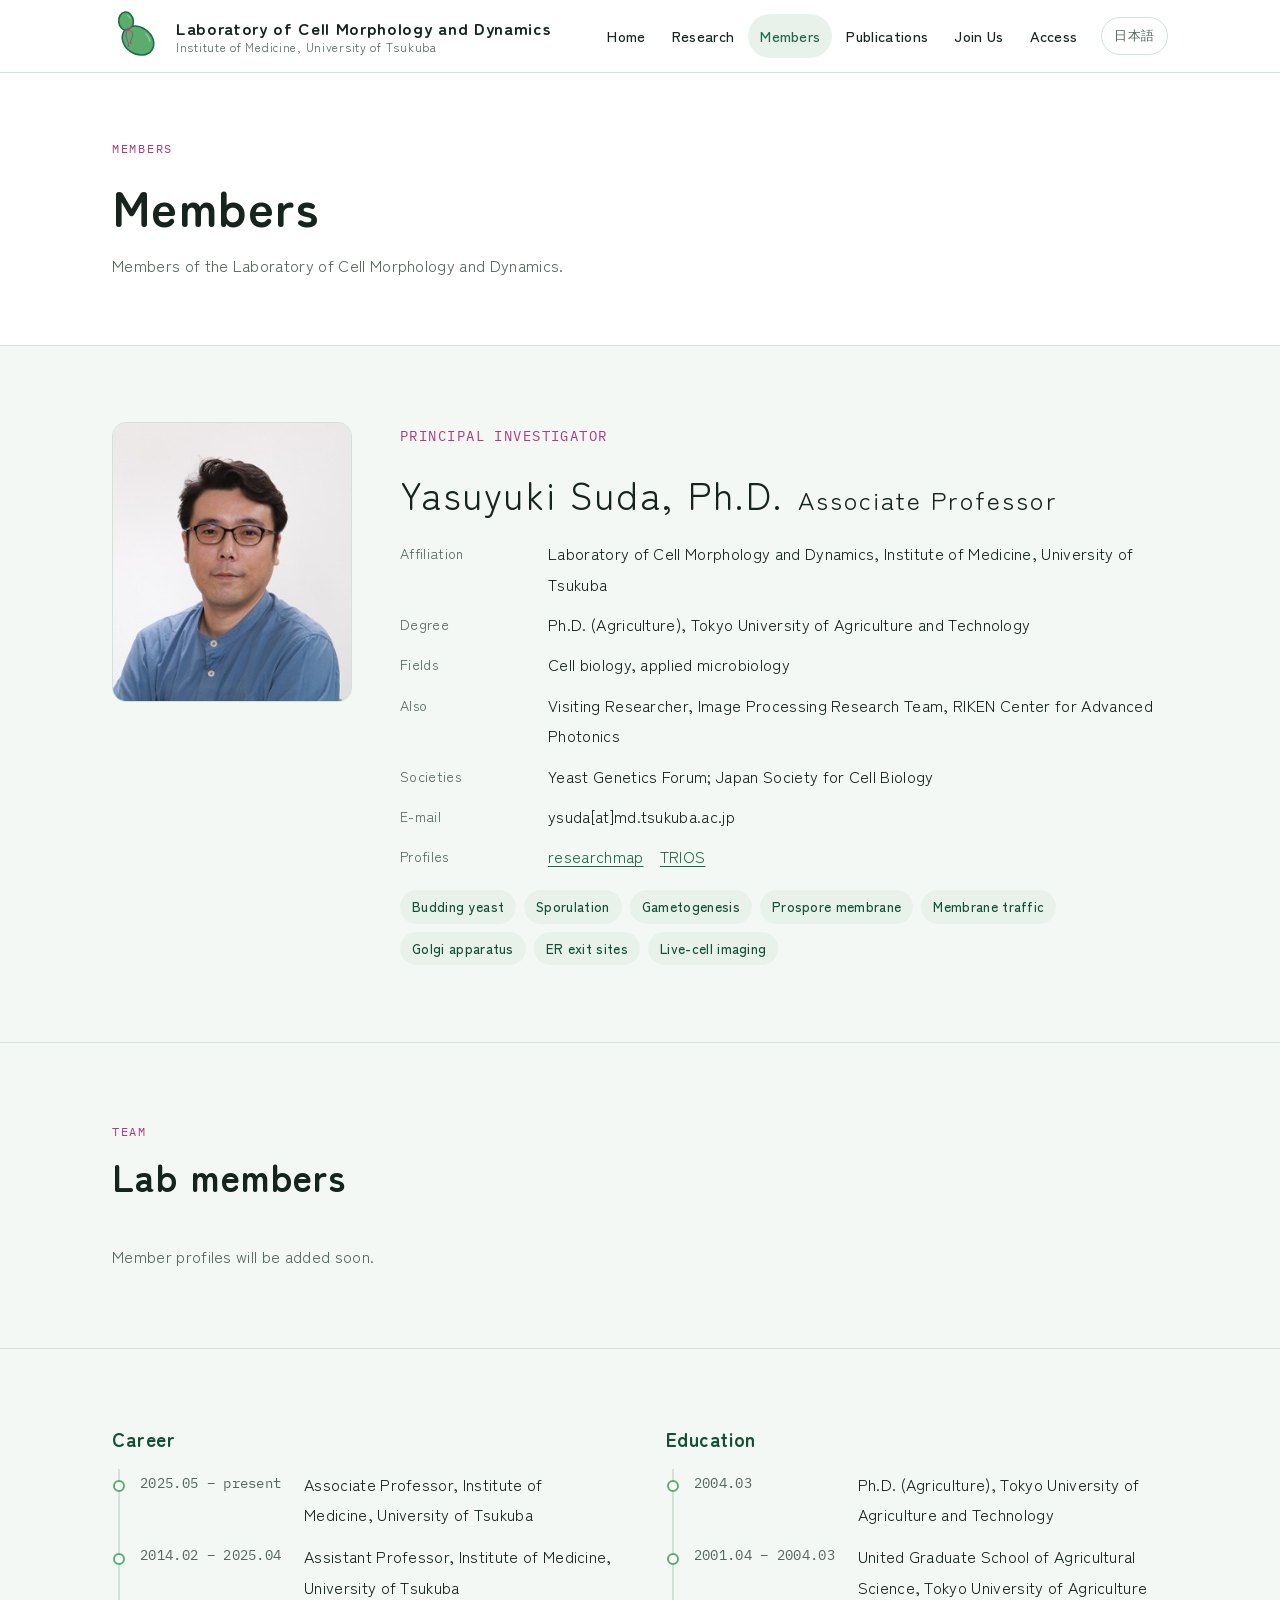
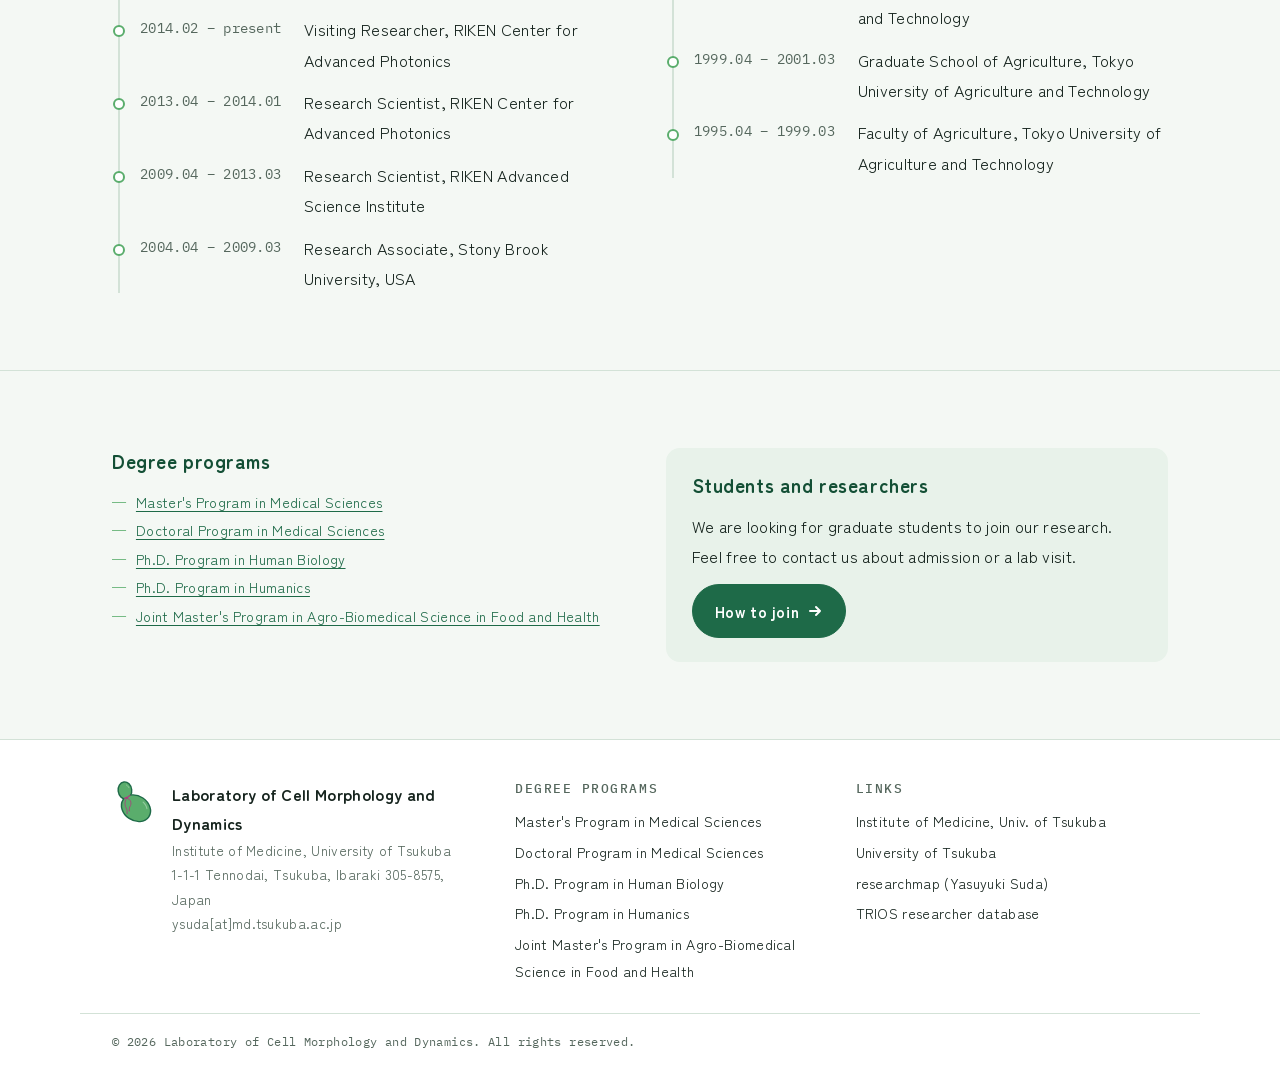
<file: members_en.html>
<!doctype html>
<html lang="en">
<head>
<meta charset="utf-8">
<meta name="viewport" content="width=device-width, initial-scale=1, viewport-fit=cover">
<title>Members | Laboratory of Cell Morphology and Dynamics</title>
<meta name="claude:viewport-fit-sides" content="cover">
<meta name="description" content="Laboratory of Cell Morphology and Dynamics, Institute of Medicine, University of Tsukuba. We study cellular rejuvenation through gametogenesis in budding yeast.">
<link rel="icon" href="favicon.svg" type="image/svg+xml">
<link rel="alternate" hreflang="ja" href="members.html">
<link rel="preconnect" href="https://fonts.googleapis.com"><link rel="preconnect" href="https://fonts.gstatic.com" crossorigin><link rel="stylesheet" href="https://fonts.googleapis.com/css2?family=IBM+Plex+Mono:wght@400;500&family=Kosugi+Maru&family=Zen+Kaku+Gothic+New:wght@400;500;700&family=Zen+Maru+Gothic:wght@500;700&display=swap">
<link rel="stylesheet" href="style.css">
</head>
<body>
<a class="skip" href="#main">Skip to content</a>
<header class="site-header" data-menu="closed">
  <div class="wrap header-inner">
    <a class="brand" href="index_en.html"><svg class="brand-mark" aria-hidden="true" focusable="false" xmlns="http://www.w3.org/2000/svg" viewBox="-55.75 -37.41 305.65 305.65">
<g>
<g fill="#1e6a48" stroke="#1e6a48" stroke-width="18.0" stroke-linejoin="round"><ellipse cx="26.617439823902934" cy="28.646310215102698" rx="38.78" ry="49.65" transform="rotate(-7.082 26.617439823902934 28.646310215102698)"/><ellipse cx="97.07" cy="142.35" rx="93.93" ry="74.01" transform="rotate(34.011 97.07 142.35)"/></g>
<g fill="#5aad6c"><ellipse cx="26.617439823902934" cy="28.646310215102698" rx="38.78" ry="49.65" transform="rotate(-7.082 26.617439823902934 28.646310215102698)"/><ellipse cx="97.07" cy="142.35" rx="93.93" ry="74.01" transform="rotate(34.011 97.07 142.35)"/></g>
<path d="M142.41 103.08 L143.97 104.59 L145.48 106.13 L146.95 107.70 L148.38 109.31 L149.77 110.93 L151.11 112.59 L152.41 114.27 L153.66 115.98 L154.86 117.70 L156.01 119.45 L157.11 121.22 L158.16 123.00 L159.16 124.80 L160.11 126.62 L161.01 128.45 L161.85 130.29 L162.63 132.14 L163.36 134.00 L164.03 135.87 L164.65 137.74 L165.21 139.62 L165.71 141.50 L166.16 143.38 L166.54 145.26" fill="none" stroke="#ffffff" stroke-opacity="0.35" stroke-width="7" stroke-linecap="round"/><path d="M35.99 -5.21 L36.78 -4.79 L37.56 -4.34 L38.33 -3.86 L39.09 -3.35 L39.84 -2.82 L40.58 -2.26 L41.31 -1.68 L42.02 -1.07 L42.73 -0.43 L43.42 0.23 L44.09 0.91 L44.75 1.62 L45.39 2.35 L46.02 3.10 L46.64 3.88 L47.23 4.67 L47.81 5.49 L48.37 6.32 L48.91 7.18 L49.43 8.05 L49.94 8.94 L50.42 9.85 L50.88 10.77 L51.33 11.71" fill="none" stroke="#ffffff" stroke-opacity="0.35" stroke-width="6" stroke-linecap="round"/>
<path d="M24.64 78.68Q45.01 76.49 58.25 60.86" fill="none" stroke="#b0397f" stroke-width="8" stroke-linecap="round"/>
<path d="M36.36 79.24C26.36 94.24 24.36 116.24 30.36 132.24C35.36 144.24 42.36 152.24 40.36 166.24" fill="none" stroke="#b0397f" stroke-width="5" stroke-linecap="round"/>
<path d="M41.36 79.24C58.36 84.24 68.36 100.24 64.36 118.24C61.36 130.24 52.36 136.24 54.36 150.24" fill="none" stroke="#b0397f" stroke-width="5" stroke-linecap="round"/>
<ellipse cx="38.36" cy="76.24" rx="7.4" ry="6.2" fill="#b0397f"/>
<path d="M40.36 164.24l-5 14h10z" fill="#b0397f"/><path d="M54.36 148.24l-5 14h10z" fill="#b0397f"/>
</g>
</svg><span class="brand-text"><span class="brand-name">Laboratory of Cell Morphology and Dynamics</span><span class="brand-sub">Institute of Medicine, University of Tsukuba</span></span></a>
    <button class="menu-btn" type="button" aria-controls="site-nav" aria-expanded="false" aria-label="Menu"><svg class="i-open" viewBox="0 0 24 24" fill="none" stroke="currentColor" stroke-width="2" stroke-linecap="round" aria-hidden="true"><path d="M4 7h16M4 12h16M4 17h16"/></svg><svg class="i-close" viewBox="0 0 24 24" fill="none" stroke="currentColor" stroke-width="2" stroke-linecap="round" aria-hidden="true"><path d="M6 6l12 12M18 6L6 18"/></svg></button>
    <nav class="nav" id="site-nav" data-open="false" aria-label="Main menu">
      <ul class="nav-list"><li><a href="index_en.html">Home</a></li><li><a href="research_en.html">Research</a></li><li><a href="members_en.html" aria-current="page">Members</a></li><li><a href="publications_en.html">Publications</a></li><li><a href="join_en.html">Join Us</a></li><li><a href="access_en.html">Access</a></li></ul>
      <a class="lang" href="members.html" hreflang="ja" lang="ja">日本語</a>
    </nav>
  </div>
</header>
<main id="main">
<section class="page-hero"><div class="wrap">
  <span class="eyebrow">Members</span><h1>Members</h1><p>Members of the Laboratory of Cell Morphology and Dynamics.</p>
</div></section><section class="section"><div class="wrap">
  <div class="pi">
    <div class="pi-photo"><img src="suda.jpg" alt="Portrait of Yasuyuki Suda" width="283" height="330"></div>
    <div class="pi-body">
      <span class="pi-role">PRINCIPAL INVESTIGATOR</span>
      <h2 class="pi-name">Yasuyuki Suda, Ph.D.<span class="pi-title">Associate Professor</span></h2>
      <dl class="dl">
        <dt>Affiliation</dt><dd>Laboratory of Cell Morphology and Dynamics, Institute of Medicine, University of Tsukuba</dd>
        <dt>Degree</dt><dd>Ph.D. (Agriculture), Tokyo University of Agriculture and Technology</dd>
        <dt>Fields</dt><dd>Cell biology, applied microbiology</dd>
        <dt>Also</dt><dd>Visiting Researcher, Image Processing Research Team, RIKEN Center for Advanced Photonics</dd>
        <dt>Societies</dt><dd>Yeast Genetics Forum; Japan Society for Cell Biology</dd>
        <dt>E-mail</dt><dd>ysuda[at]md.tsukuba.ac.jp</dd>
        <dt>Profiles</dt><dd><a href="https://researchmap.jp/yasu_suda/" target="_blank" rel="noopener">researchmap</a>　<a href="https://trios.tsukuba.ac.jp/researcher/0000003522" target="_blank" rel="noopener">TRIOS</a></dd>
      </dl>
      <ul class="chips"><li>Budding yeast</li><li>Sporulation</li><li>Gametogenesis</li><li>Prospore membrane</li><li>Membrane traffic</li><li>Golgi apparatus</li><li>ER exit sites</li><li>Live-cell imaging</li></ul>
    </div>
  </div>
</div></section>
<section class="section"><div class="wrap">
  <div class="section-head"><span class="eyebrow">Team</span><h2 class="section-title">Lab members</h2></div>
  <p class="muted">Member profiles will be added soon.</p>
</div></section>
<section class="section"><div class="wrap cols-2">
  <div><h3 class="sub-title">Career</h3><ol class="timeline"><li><time>2025.05 – present</time><span>Associate Professor, Institute of Medicine, University of Tsukuba</span></li><li><time>2014.02 – 2025.04</time><span>Assistant Professor, Institute of Medicine, University of Tsukuba</span></li><li><time>2014.02 – present</time><span>Visiting Researcher, RIKEN Center for Advanced Photonics</span></li><li><time>2013.04 – 2014.01</time><span>Research Scientist, RIKEN Center for Advanced Photonics</span></li><li><time>2009.04 – 2013.03</time><span>Research Scientist, RIKEN Advanced Science Institute</span></li><li><time>2004.04 – 2009.03</time><span>Research Associate, Stony Brook University, USA</span></li></ol></div>
  <div><h3 class="sub-title">Education</h3><ol class="timeline"><li><time>2004.03</time><span>Ph.D. (Agriculture), Tokyo University of Agriculture and Technology</span></li><li><time>2001.04 – 2004.03</time><span>United Graduate School of Agricultural Science, Tokyo University of Agriculture and Technology</span></li><li><time>1999.04 – 2001.03</time><span>Graduate School of Agriculture, Tokyo University of Agriculture and Technology</span></li><li><time>1995.04 – 1999.03</time><span>Faculty of Agriculture, Tokyo University of Agriculture and Technology</span></li></ol></div>
</div></section>
<section class="section"><div class="wrap cols-2">
  <div><h3 class="sub-title">Degree programs</h3><ul class="refs"><li><a href="https://www.md.tsukuba.ac.jp/FrontierSite/" target="_blank" rel="noopener">Master's Program in Medical Sciences</a></li><li><a href="https://www.md.tsukuba.ac.jp/gradmed/" target="_blank" rel="noopener">Doctoral Program in Medical Sciences</a></li><li><a href="https://hbp.tsukuba.ac.jp/" target="_blank" rel="noopener">Ph.D. Program in Human Biology</a></li><li><a href="https://g-sigma.edu.tsukuba.ac.jp/humanics/" target="_blank" rel="noopener">Ph.D. Program in Humanics</a></li><li><a href="https://www.gip.tsukuba.ac.jp/" target="_blank" rel="noopener">Joint Master's Program in Agro-Biomedical Science in Food and Health</a></li></ul></div>
  <div class="note-box"><h3 class="sub-title" style="margin:0">Students and researchers</h3><p>We are looking for graduate students to join our research. Feel free to contact us about admission or a lab visit.</p><a class="btn btn-primary" href="join_en.html" style="align-self:flex-start">How to join <svg viewBox="0 0 16 16" fill="none" stroke="currentColor" stroke-width="2" stroke-linecap="round" stroke-linejoin="round" aria-hidden="true"><path d="M3 8h10M9 4l4 4-4 4"/></svg></a></div>
</div></section>
</main>
<footer class="site-footer">
  <div class="wrap footer-grid">
    <div class="footer-brand"><svg class="brand-mark" aria-hidden="true" focusable="false" xmlns="http://www.w3.org/2000/svg" viewBox="-55.75 -37.41 305.65 305.65">
<g>
<g fill="#1e6a48" stroke="#1e6a48" stroke-width="18.0" stroke-linejoin="round"><ellipse cx="26.617439823902934" cy="28.646310215102698" rx="38.78" ry="49.65" transform="rotate(-7.082 26.617439823902934 28.646310215102698)"/><ellipse cx="97.07" cy="142.35" rx="93.93" ry="74.01" transform="rotate(34.011 97.07 142.35)"/></g>
<g fill="#5aad6c"><ellipse cx="26.617439823902934" cy="28.646310215102698" rx="38.78" ry="49.65" transform="rotate(-7.082 26.617439823902934 28.646310215102698)"/><ellipse cx="97.07" cy="142.35" rx="93.93" ry="74.01" transform="rotate(34.011 97.07 142.35)"/></g>
<path d="M142.41 103.08 L143.97 104.59 L145.48 106.13 L146.95 107.70 L148.38 109.31 L149.77 110.93 L151.11 112.59 L152.41 114.27 L153.66 115.98 L154.86 117.70 L156.01 119.45 L157.11 121.22 L158.16 123.00 L159.16 124.80 L160.11 126.62 L161.01 128.45 L161.85 130.29 L162.63 132.14 L163.36 134.00 L164.03 135.87 L164.65 137.74 L165.21 139.62 L165.71 141.50 L166.16 143.38 L166.54 145.26" fill="none" stroke="#ffffff" stroke-opacity="0.35" stroke-width="7" stroke-linecap="round"/><path d="M35.99 -5.21 L36.78 -4.79 L37.56 -4.34 L38.33 -3.86 L39.09 -3.35 L39.84 -2.82 L40.58 -2.26 L41.31 -1.68 L42.02 -1.07 L42.73 -0.43 L43.42 0.23 L44.09 0.91 L44.75 1.62 L45.39 2.35 L46.02 3.10 L46.64 3.88 L47.23 4.67 L47.81 5.49 L48.37 6.32 L48.91 7.18 L49.43 8.05 L49.94 8.94 L50.42 9.85 L50.88 10.77 L51.33 11.71" fill="none" stroke="#ffffff" stroke-opacity="0.35" stroke-width="6" stroke-linecap="round"/>
<path d="M24.64 78.68Q45.01 76.49 58.25 60.86" fill="none" stroke="#b0397f" stroke-width="8" stroke-linecap="round"/>
<path d="M36.36 79.24C26.36 94.24 24.36 116.24 30.36 132.24C35.36 144.24 42.36 152.24 40.36 166.24" fill="none" stroke="#b0397f" stroke-width="5" stroke-linecap="round"/>
<path d="M41.36 79.24C58.36 84.24 68.36 100.24 64.36 118.24C61.36 130.24 52.36 136.24 54.36 150.24" fill="none" stroke="#b0397f" stroke-width="5" stroke-linecap="round"/>
<ellipse cx="38.36" cy="76.24" rx="7.4" ry="6.2" fill="#b0397f"/>
<path d="M40.36 164.24l-5 14h10z" fill="#b0397f"/><path d="M54.36 148.24l-5 14h10z" fill="#b0397f"/>
</g>
</svg><address><strong>Laboratory of Cell Morphology and Dynamics</strong>Institute of Medicine, University of Tsukuba<br>1-1-1 Tennodai, Tsukuba, Ibaraki 305-8575, Japan<br>ysuda[at]md.tsukuba.ac.jp</address></div>
    <div class="footer-col"><h2>Degree programs</h2><ul><li><a href="https://www.md.tsukuba.ac.jp/FrontierSite/" target="_blank" rel="noopener">Master's Program in Medical Sciences</a></li><li><a href="https://www.md.tsukuba.ac.jp/gradmed/" target="_blank" rel="noopener">Doctoral Program in Medical Sciences</a></li><li><a href="https://hbp.tsukuba.ac.jp/" target="_blank" rel="noopener">Ph.D. Program in Human Biology</a></li><li><a href="https://g-sigma.edu.tsukuba.ac.jp/humanics/" target="_blank" rel="noopener">Ph.D. Program in Humanics</a></li><li><a href="https://www.gip.tsukuba.ac.jp/" target="_blank" rel="noopener">Joint Master's Program in Agro-Biomedical Science in Food and Health</a></li></ul></div>
    <div class="footer-col"><h2>Links</h2><ul><li><a href="https://www.md.tsukuba.ac.jp/top/" target="_blank" rel="noopener">Institute of Medicine, Univ. of Tsukuba</a></li><li><a href="https://www.tsukuba.ac.jp/en/" target="_blank" rel="noopener">University of Tsukuba</a></li><li><a href="https://researchmap.jp/yasu_suda/" target="_blank" rel="noopener">researchmap (Yasuyuki Suda)</a></li><li><a href="https://trios.tsukuba.ac.jp/researcher/0000003522" target="_blank" rel="noopener">TRIOS researcher database</a></li></ul></div>
  </div>
  <div class="wrap copyright">© 2026 Laboratory of Cell Morphology and Dynamics. All rights reserved.</div>
</footer>
<script src="main.js"></script>
</body>
</html>
</file>
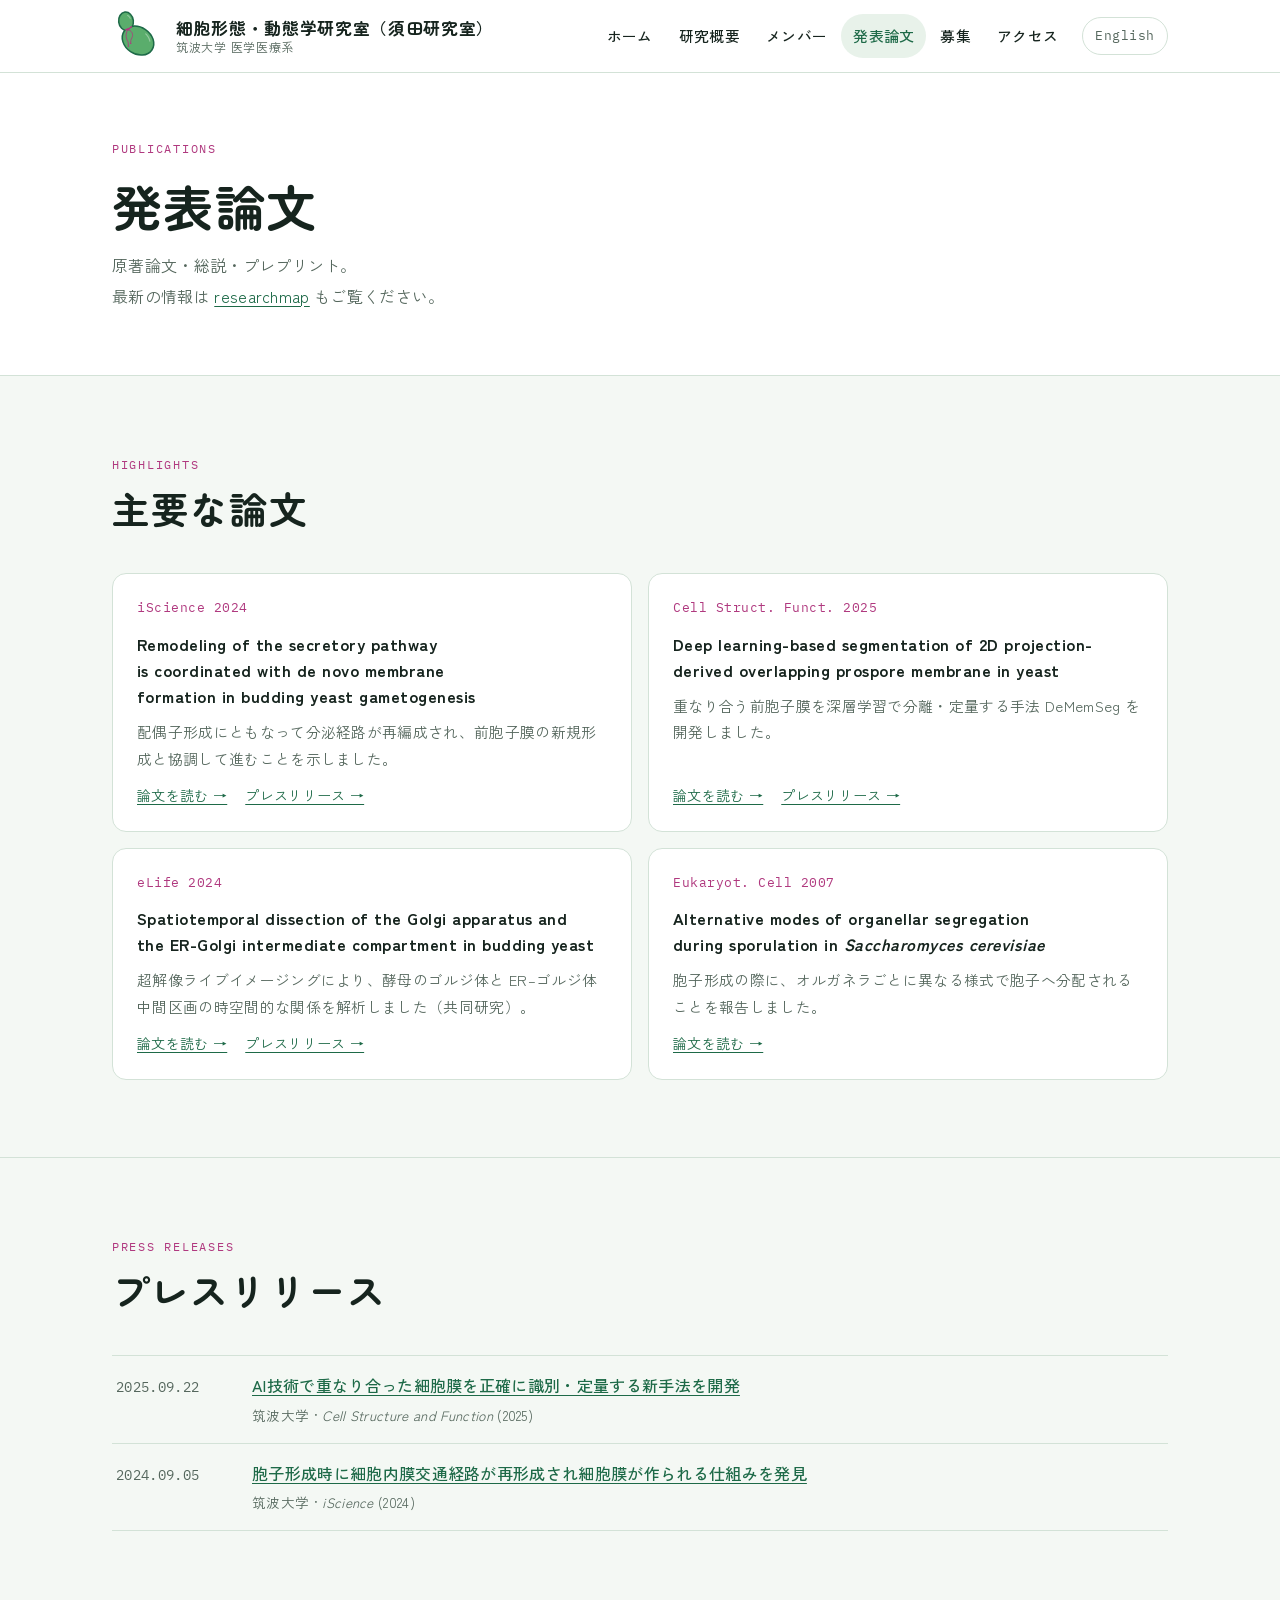
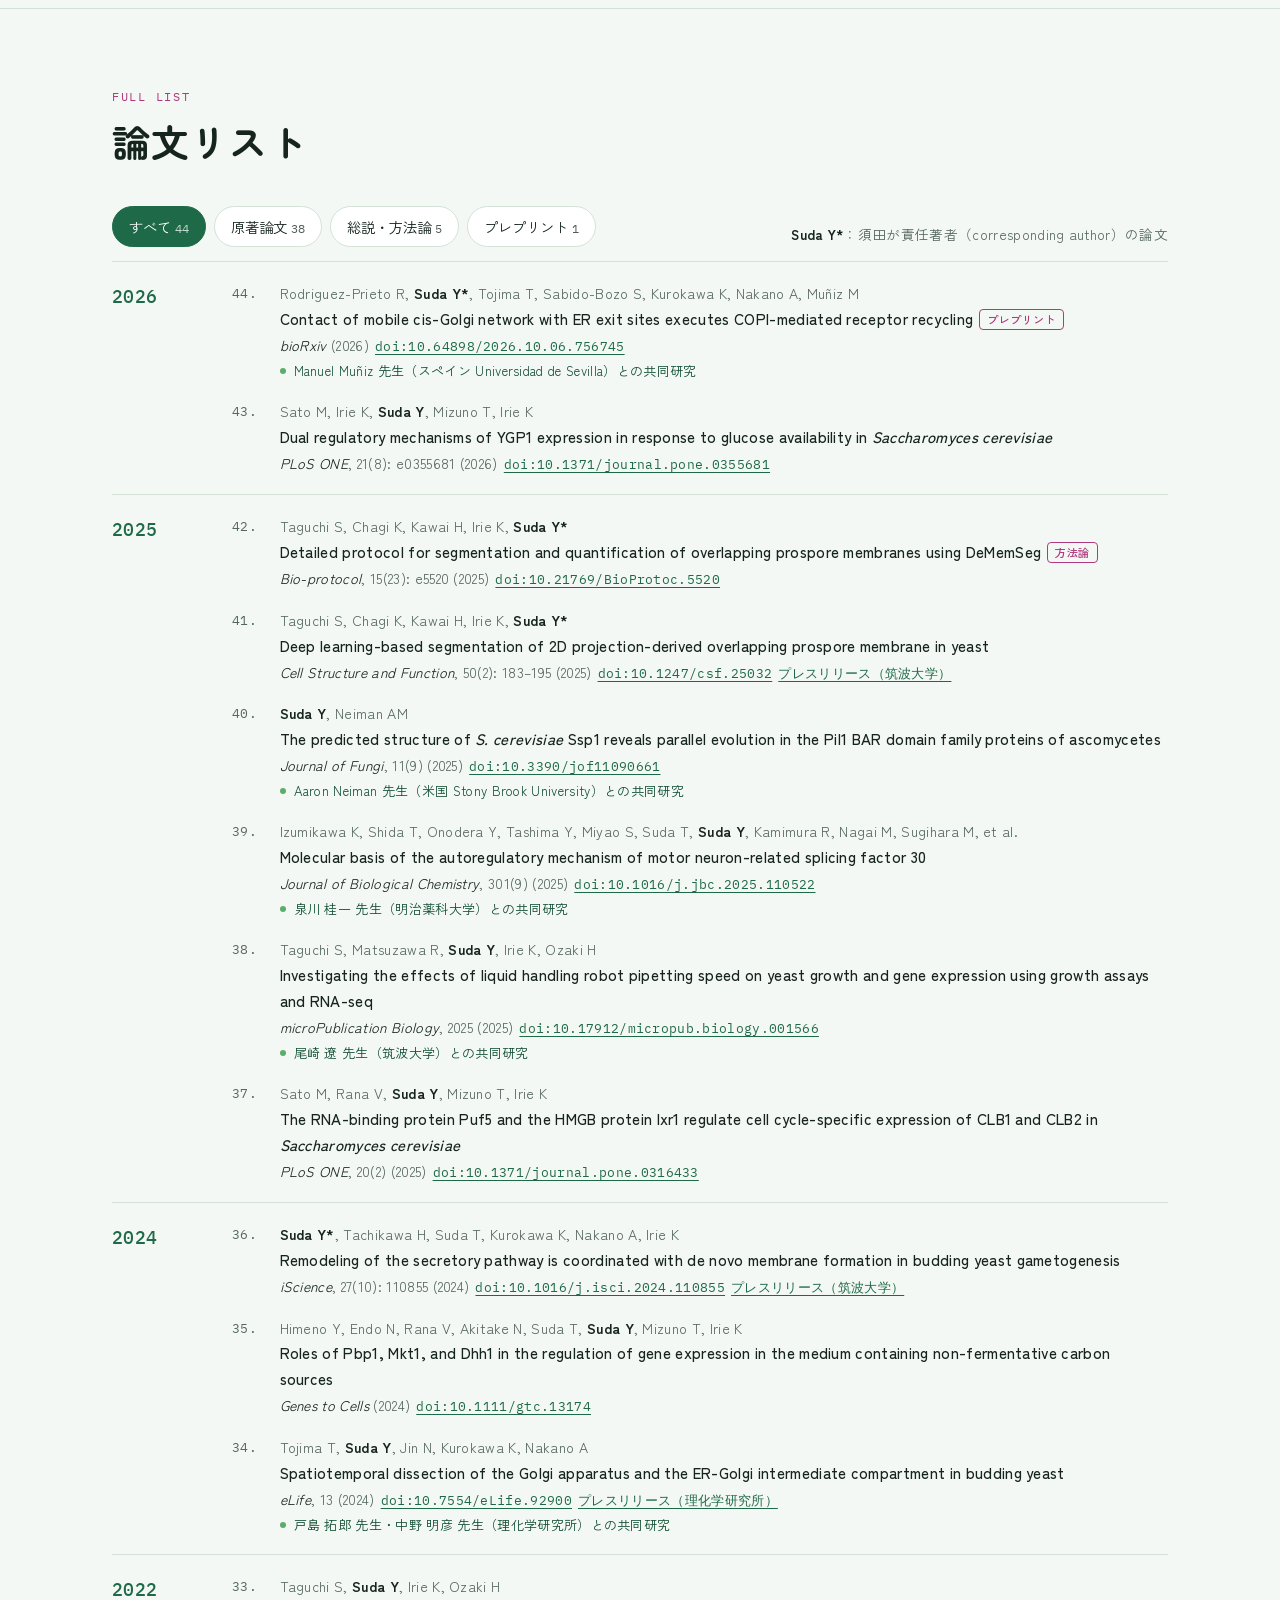
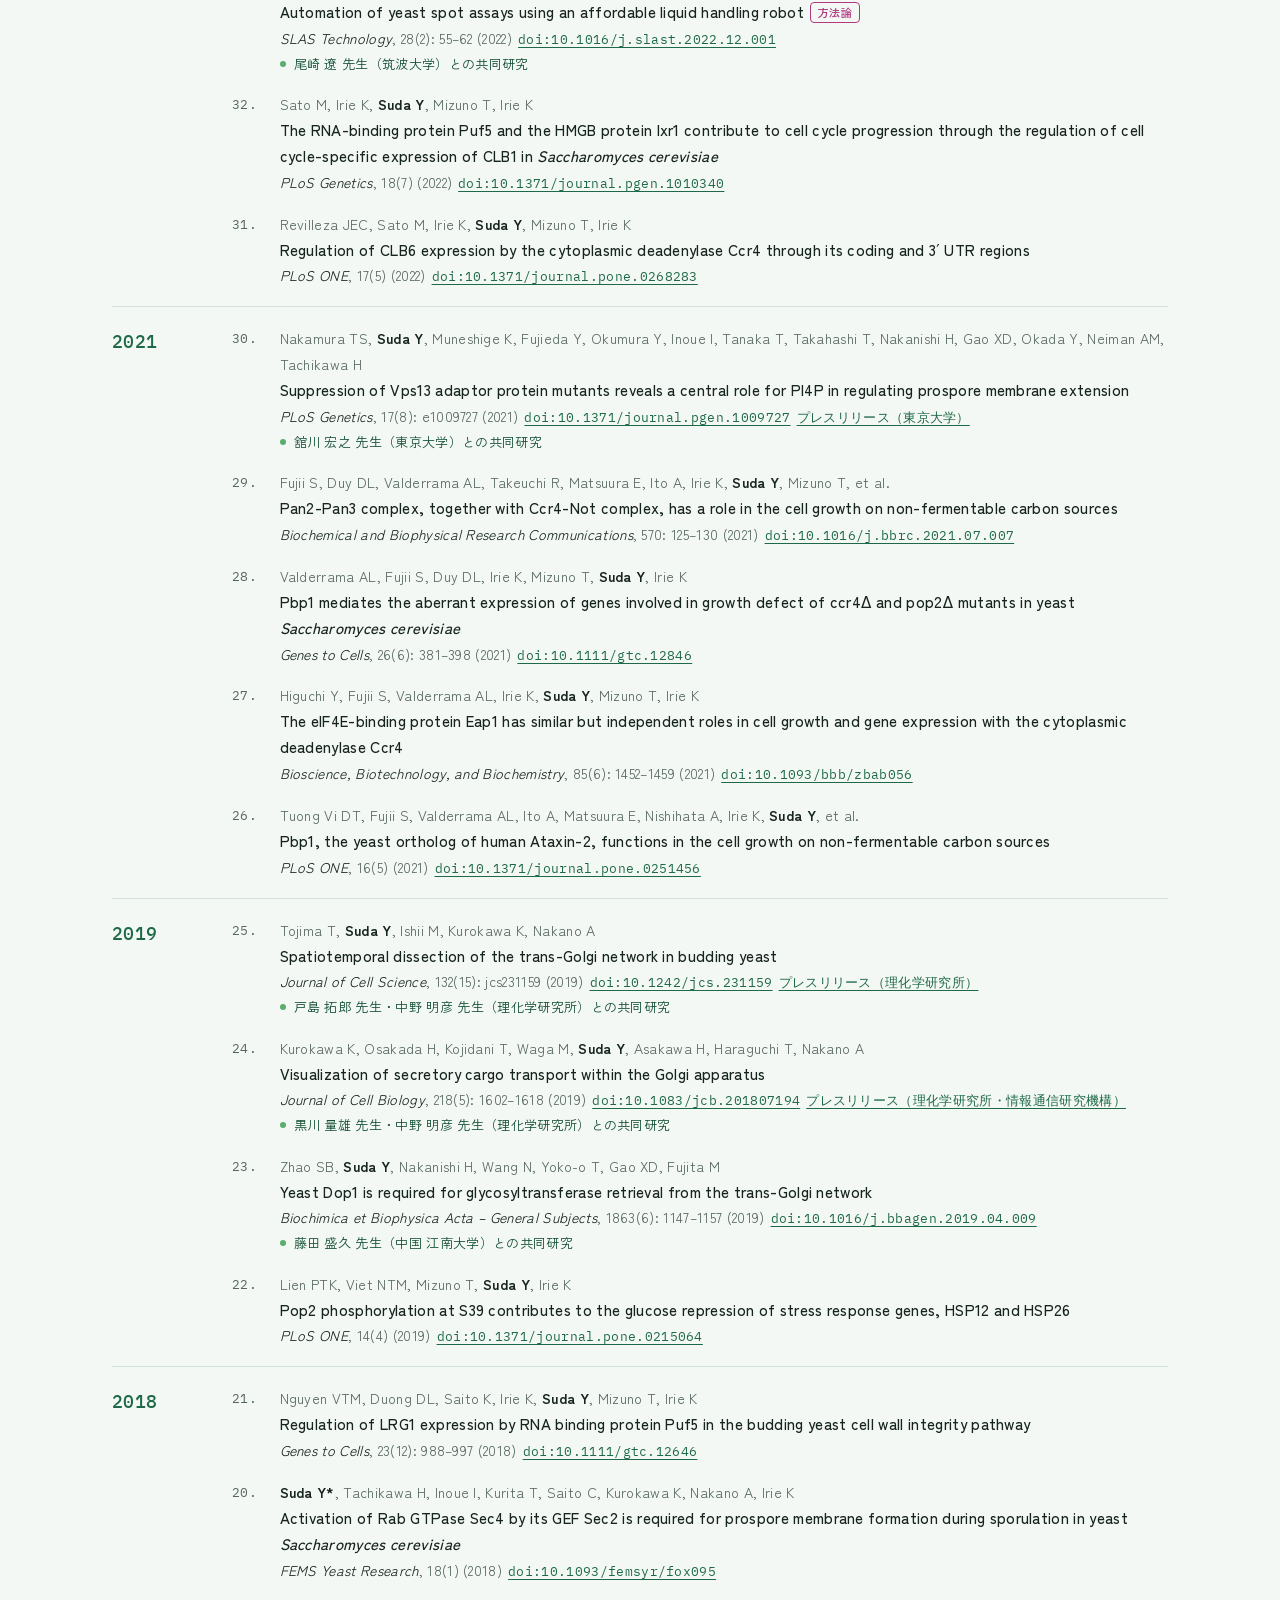
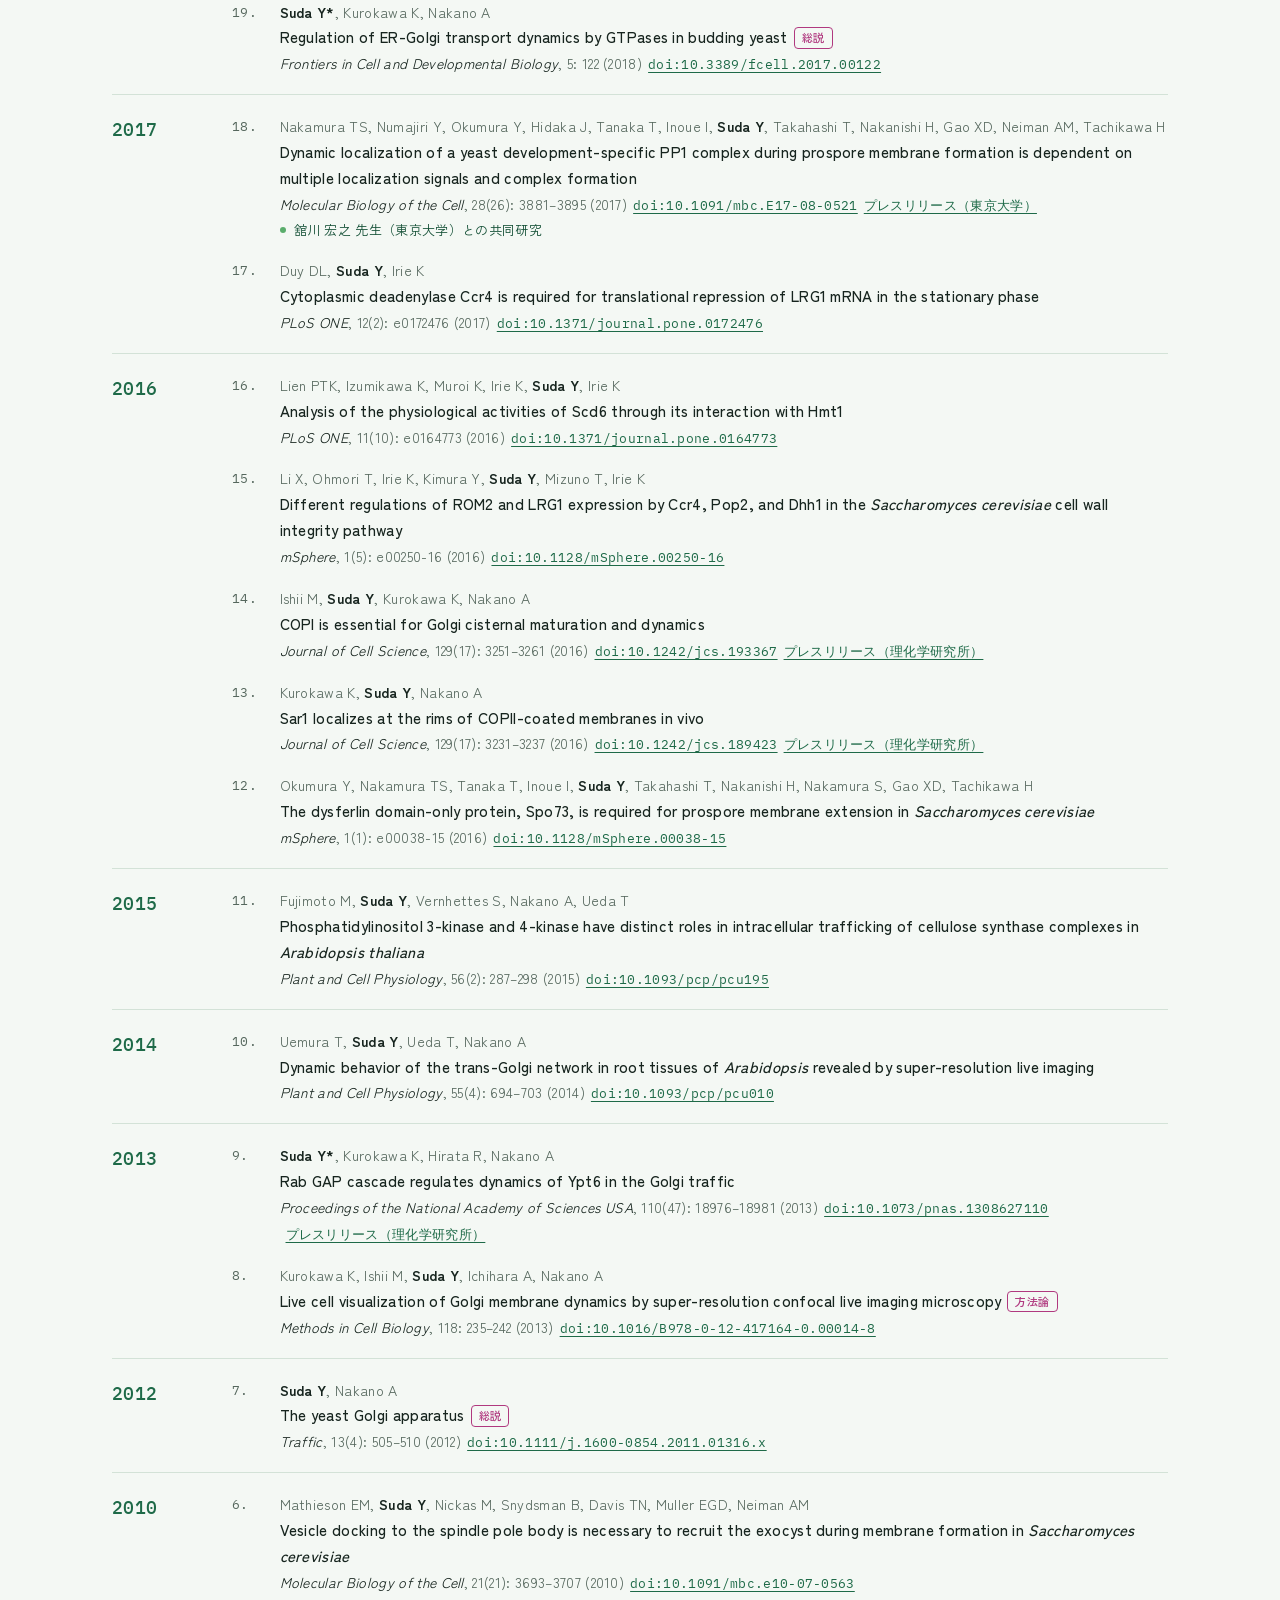
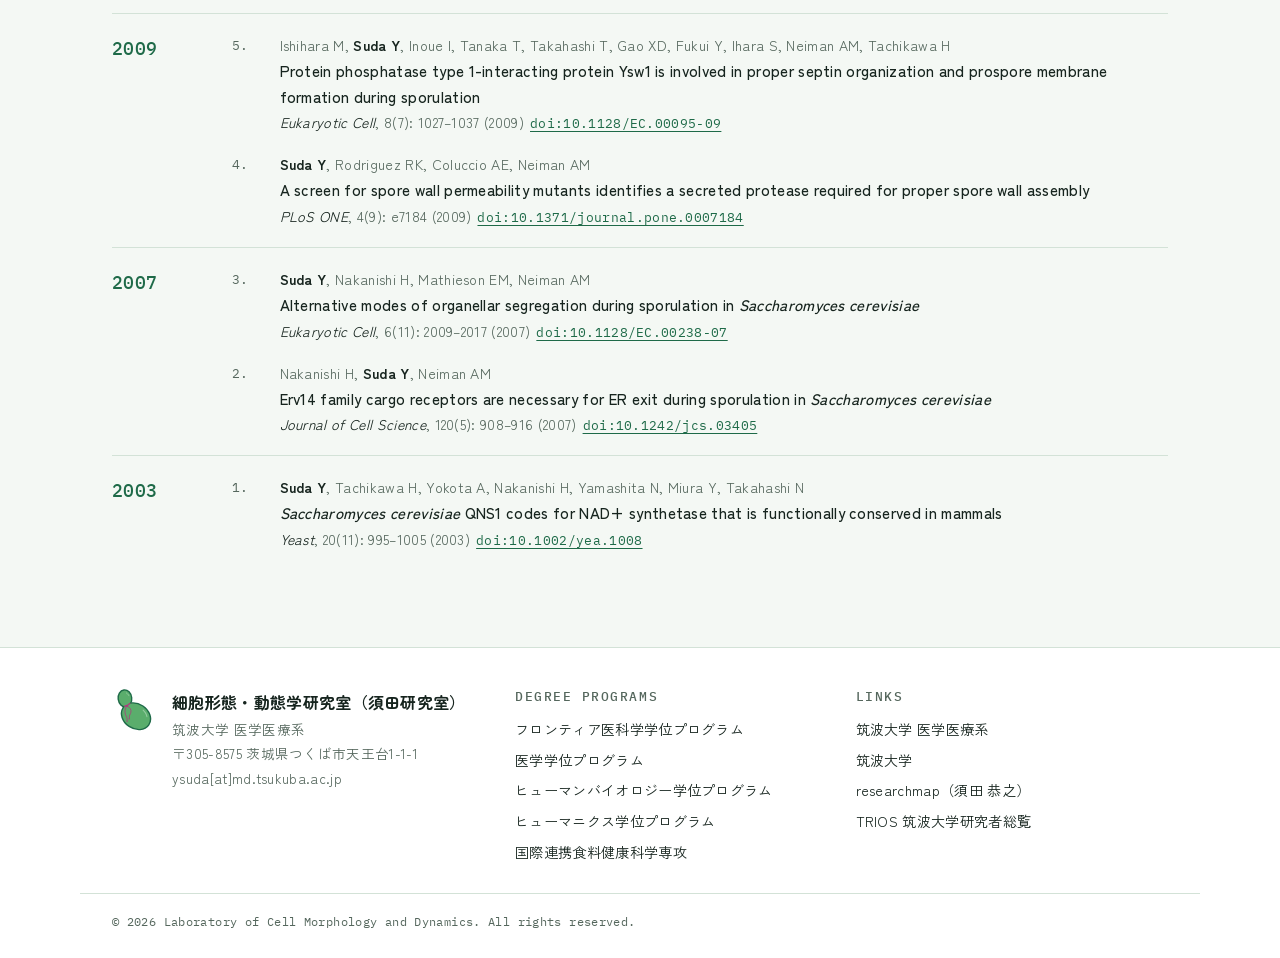
<file: publications.html>
<!doctype html>
<html lang="ja">
<head>
<meta charset="utf-8">
<meta name="viewport" content="width=device-width, initial-scale=1, viewport-fit=cover">
<title>発表論文｜細胞形態・動態学研究室（須田研究室）</title>
<meta name="claude:viewport-fit-sides" content="cover">
<meta name="description" content="筑波大学 医学医療系 細胞形態・動態学研究室（須田研究室）。出芽酵母の配偶子形成をモデルに、細胞の若返りの仕組みを研究しています。">
<link rel="icon" href="favicon.svg" type="image/svg+xml">
<link rel="alternate" hreflang="en" href="publications_en.html">
<link rel="preconnect" href="https://fonts.googleapis.com"><link rel="preconnect" href="https://fonts.gstatic.com" crossorigin><link rel="stylesheet" href="https://fonts.googleapis.com/css2?family=IBM+Plex+Mono:wght@400;500&family=Kosugi+Maru&family=Zen+Kaku+Gothic+New:wght@400;500;700&family=Zen+Maru+Gothic:wght@500;700&display=swap">
<link rel="stylesheet" href="style.css">
</head>
<body>
<a class="skip" href="#main">本文へスキップ</a>
<header class="site-header" data-menu="closed">
  <div class="wrap header-inner">
    <a class="brand" href="index.html"><svg class="brand-mark" aria-hidden="true" focusable="false" xmlns="http://www.w3.org/2000/svg" viewBox="-55.75 -37.41 305.65 305.65">
<g>
<g fill="#1e6a48" stroke="#1e6a48" stroke-width="18.0" stroke-linejoin="round"><ellipse cx="26.617439823902934" cy="28.646310215102698" rx="38.78" ry="49.65" transform="rotate(-7.082 26.617439823902934 28.646310215102698)"/><ellipse cx="97.07" cy="142.35" rx="93.93" ry="74.01" transform="rotate(34.011 97.07 142.35)"/></g>
<g fill="#5aad6c"><ellipse cx="26.617439823902934" cy="28.646310215102698" rx="38.78" ry="49.65" transform="rotate(-7.082 26.617439823902934 28.646310215102698)"/><ellipse cx="97.07" cy="142.35" rx="93.93" ry="74.01" transform="rotate(34.011 97.07 142.35)"/></g>
<path d="M142.41 103.08 L143.97 104.59 L145.48 106.13 L146.95 107.70 L148.38 109.31 L149.77 110.93 L151.11 112.59 L152.41 114.27 L153.66 115.98 L154.86 117.70 L156.01 119.45 L157.11 121.22 L158.16 123.00 L159.16 124.80 L160.11 126.62 L161.01 128.45 L161.85 130.29 L162.63 132.14 L163.36 134.00 L164.03 135.87 L164.65 137.74 L165.21 139.62 L165.71 141.50 L166.16 143.38 L166.54 145.26" fill="none" stroke="#ffffff" stroke-opacity="0.35" stroke-width="7" stroke-linecap="round"/><path d="M35.99 -5.21 L36.78 -4.79 L37.56 -4.34 L38.33 -3.86 L39.09 -3.35 L39.84 -2.82 L40.58 -2.26 L41.31 -1.68 L42.02 -1.07 L42.73 -0.43 L43.42 0.23 L44.09 0.91 L44.75 1.62 L45.39 2.35 L46.02 3.10 L46.64 3.88 L47.23 4.67 L47.81 5.49 L48.37 6.32 L48.91 7.18 L49.43 8.05 L49.94 8.94 L50.42 9.85 L50.88 10.77 L51.33 11.71" fill="none" stroke="#ffffff" stroke-opacity="0.35" stroke-width="6" stroke-linecap="round"/>
<path d="M24.64 78.68Q45.01 76.49 58.25 60.86" fill="none" stroke="#b0397f" stroke-width="8" stroke-linecap="round"/>
<path d="M36.36 79.24C26.36 94.24 24.36 116.24 30.36 132.24C35.36 144.24 42.36 152.24 40.36 166.24" fill="none" stroke="#b0397f" stroke-width="5" stroke-linecap="round"/>
<path d="M41.36 79.24C58.36 84.24 68.36 100.24 64.36 118.24C61.36 130.24 52.36 136.24 54.36 150.24" fill="none" stroke="#b0397f" stroke-width="5" stroke-linecap="round"/>
<ellipse cx="38.36" cy="76.24" rx="7.4" ry="6.2" fill="#b0397f"/>
<path d="M40.36 164.24l-5 14h10z" fill="#b0397f"/><path d="M54.36 148.24l-5 14h10z" fill="#b0397f"/>
</g>
</svg><span class="brand-text"><span class="brand-name">細胞形態・動態学研究室（須田研究室）</span><span class="brand-sub">筑波大学 医学医療系</span></span></a>
    <button class="menu-btn" type="button" aria-controls="site-nav" aria-expanded="false" aria-label="メニュー"><svg class="i-open" viewBox="0 0 24 24" fill="none" stroke="currentColor" stroke-width="2" stroke-linecap="round" aria-hidden="true"><path d="M4 7h16M4 12h16M4 17h16"/></svg><svg class="i-close" viewBox="0 0 24 24" fill="none" stroke="currentColor" stroke-width="2" stroke-linecap="round" aria-hidden="true"><path d="M6 6l12 12M18 6L6 18"/></svg></button>
    <nav class="nav" id="site-nav" data-open="false" aria-label="メインメニュー">
      <ul class="nav-list"><li><a href="index.html">ホーム</a></li><li><a href="research.html">研究概要</a></li><li><a href="members.html">メンバー</a></li><li><a href="publications.html" aria-current="page">発表論文</a></li><li><a href="join.html">募集</a></li><li><a href="access.html">アクセス</a></li></ul>
      <a class="lang" href="publications_en.html" hreflang="en" lang="en">English</a>
    </nav>
  </div>
</header>
<main id="main">
<section class="page-hero"><div class="wrap">
  <span class="eyebrow">Publications</span><h1>発表論文</h1><p>原著論文・総説・プレプリント。<br>最新の情報は <a href="https://researchmap.jp/yasu_suda/published_papers" target="_blank" rel="noopener">researchmap</a> もご覧ください。</p>
</div></section>
<section class="section"><div class="wrap">
  <div class="section-head"><span class="eyebrow">Highlights</span><h2 class="section-title">主要な論文</h2></div>
  <div class="featured"><article class="feat"><span class="feat-journal">iScience 2024</span><h3>Remodeling of the secretory pathway is coordinated with de novo membrane formation in budding yeast gametogenesis</h3><p>配偶子形成にともなって分泌経路が再編成され、前胞子膜の新規形成と協調して進むことを示しました。</p><div class="feat-links"><a href="https://doi.org/10.1016/j.isci.2024.110855" target="_blank" rel="noopener">論文を読む →</a><a href="https://www.tsukuba.ac.jp/journal/medicine-health/20240905140000.html" target="_blank" rel="noopener">プレスリリース →</a></div></article><article class="feat"><span class="feat-journal">Cell Struct. Funct. 2025</span><h3>Deep learning-based segmentation of 2D projection-derived overlapping prospore membrane in yeast</h3><p>重なり合う前胞子膜を深層学習で分離・定量する手法 DeMemSeg を開発しました。</p><div class="feat-links"><a href="https://doi.org/10.1247/csf.25032" target="_blank" rel="noopener">論文を読む →</a><a href="https://www.tsukuba.ac.jp/journal/medicine-health/20250922140000.html" target="_blank" rel="noopener">プレスリリース →</a></div></article><article class="feat"><span class="feat-journal">eLife 2024</span><h3>Spatiotemporal dissection of the Golgi apparatus and the ER-Golgi intermediate compartment in budding yeast</h3><p>超解像ライブイメージングにより、酵母のゴルジ体と ER–ゴルジ体中間区画の時空間的な関係を解析しました（共同研究）。</p><div class="feat-links"><a href="https://doi.org/10.7554/eLife.92900" target="_blank" rel="noopener">論文を読む →</a><a href="https://www.riken.jp/press/2024/20240319_1/index.html" target="_blank" rel="noopener">プレスリリース →</a></div></article><article class="feat"><span class="feat-journal">Eukaryot. Cell 2007</span><h3>Alternative modes of organellar segregation during sporulation in <i>Saccharomyces cerevisiae</i></h3><p>胞子形成の際に、オルガネラごとに異なる様式で胞子へ分配されることを報告しました。</p><div class="feat-links"><a href="https://doi.org/10.1128/EC.00238-07" target="_blank" rel="noopener">論文を読む →</a></div></article></div>
</div></section>
<section class="section"><div class="wrap">
  <div class="section-head"><span class="eyebrow">Press releases</span><h2 class="section-title">プレスリリース</h2></div>
  <ul class="press-list"><li><time>2025.09.22</time><div><a href="https://www.tsukuba.ac.jp/journal/medicine-health/20250922140000.html" target="_blank" rel="noopener">AI技術で重なり合った細胞膜を正確に識別・定量する新手法を開発</a><span class="press-meta">筑波大学 · <i>Cell Structure and Function</i> (2025)</span></div></li><li><time>2024.09.05</time><div><a href="https://www.tsukuba.ac.jp/journal/medicine-health/20240905140000.html" target="_blank" rel="noopener">胞子形成時に細胞内膜交通経路が再形成され細胞膜が作られる仕組みを発見</a><span class="press-meta">筑波大学 · <i>iScience</i> (2024)</span></div></li></ul>
</div></section>
<section class="section"><div class="wrap">
  <div class="section-head"><span class="eyebrow">Full list</span><h2 class="section-title">論文リスト</h2></div>
  <div class="list-toolbar"><div class="filters" role="group" aria-label="論文の種類"><button type="button" data-filter="all" aria-pressed="true">すべて<span class="count">44</span></button><button type="button" data-filter="original" aria-pressed="false">原著論文<span class="count">38</span></button><button type="button" data-filter="review" aria-pressed="false">総説・方法論<span class="count">5</span></button><button type="button" data-filter="preprint" aria-pressed="false">プレプリント<span class="count">1</span></button></div><p class="pub-legend"><b>Suda Y*</b>：須田が責任著者（corresponding author）の論文</p></div>
  <div class="year-group"><span class="year">2026</span><ol class="pubs"><li class="pub" data-type="preprint"><span class="pub-no">44.</span><div class="pub-body">
<span class="pub-authors">Rodriguez-Prieto R, <b>Suda Y*</b>, Tojima T, Sabido-Bozo S, Kurokawa K, Nakano A, Muñiz M</span>
<span class="pub-title">Contact of mobile cis-Golgi network with ER exit sites executes COPI-mediated receptor recycling<span class="pub-type">プレプリント</span></span>
<span class="pub-meta"><i>bioRxiv</i> (2026)<a class="pub-link" href="https://doi.org/10.64898/2026.10.06.756745" target="_blank" rel="noopener">doi:10.64898/2026.10.06.756745</a></span><span class="pub-collab">Manuel Muñiz 先生（スペイン Universidad de Sevilla）との共同研究</span></div></li><li class="pub" data-type="original"><span class="pub-no">43.</span><div class="pub-body">
<span class="pub-authors">Sato M, Irie K, <b>Suda Y</b>, Mizuno T, Irie K</span>
<span class="pub-title">Dual regulatory mechanisms of YGP1 expression in response to glucose availability in <i>Saccharomyces cerevisiae</i></span>
<span class="pub-meta"><i>PLoS ONE</i>, 21(8): e0355681 (2026)<a class="pub-link" href="https://doi.org/10.1371/journal.pone.0355681" target="_blank" rel="noopener">doi:10.1371/journal.pone.0355681</a></span></div></li></ol></div><div class="year-group"><span class="year">2025</span><ol class="pubs"><li class="pub" data-type="review"><span class="pub-no">42.</span><div class="pub-body">
<span class="pub-authors">Taguchi S, Chagi K, Kawai H, Irie K, <b>Suda Y*</b></span>
<span class="pub-title">Detailed protocol for segmentation and quantification of overlapping prospore membranes using DeMemSeg<span class="pub-type">方法論</span></span>
<span class="pub-meta"><i>Bio-protocol</i>, 15(23): e5520 (2025)<a class="pub-link" href="https://doi.org/10.21769/BioProtoc.5520" target="_blank" rel="noopener">doi:10.21769/BioProtoc.5520</a></span></div></li><li class="pub" data-type="original"><span class="pub-no">41.</span><div class="pub-body">
<span class="pub-authors">Taguchi S, Chagi K, Kawai H, Irie K, <b>Suda Y*</b></span>
<span class="pub-title">Deep learning-based segmentation of 2D projection-derived overlapping prospore membrane in yeast</span>
<span class="pub-meta"><i>Cell Structure and Function</i>, 50(2): 183–195 (2025)<a class="pub-link" href="https://doi.org/10.1247/csf.25032" target="_blank" rel="noopener">doi:10.1247/csf.25032</a><a class="pub-link pub-pr" href="https://www.tsukuba.ac.jp/journal/medicine-health/20250922140000.html" target="_blank" rel="noopener">プレスリリース（筑波大学）</a></span></div></li><li class="pub" data-type="original"><span class="pub-no">40.</span><div class="pub-body">
<span class="pub-authors"><b>Suda Y</b>, Neiman AM</span>
<span class="pub-title">The predicted structure of <i>S. cerevisiae</i> Ssp1 reveals parallel evolution in the Pil1 BAR domain family proteins of ascomycetes</span>
<span class="pub-meta"><i>Journal of Fungi</i>, 11(9) (2025)<a class="pub-link" href="https://doi.org/10.3390/jof11090661" target="_blank" rel="noopener">doi:10.3390/jof11090661</a></span><span class="pub-collab">Aaron Neiman 先生（米国 Stony Brook University）との共同研究</span></div></li><li class="pub" data-type="original"><span class="pub-no">39.</span><div class="pub-body">
<span class="pub-authors">Izumikawa K, Shida T, Onodera Y, Tashima Y, Miyao S, Suda T, <b>Suda Y</b>, Kamimura R, Nagai M, Sugihara M, et al.</span>
<span class="pub-title">Molecular basis of the autoregulatory mechanism of motor neuron-related splicing factor 30</span>
<span class="pub-meta"><i>Journal of Biological Chemistry</i>, 301(9) (2025)<a class="pub-link" href="https://doi.org/10.1016/j.jbc.2025.110522" target="_blank" rel="noopener">doi:10.1016/j.jbc.2025.110522</a></span><span class="pub-collab">泉川 桂一 先生（明治薬科大学）との共同研究</span></div></li><li class="pub" data-type="original"><span class="pub-no">38.</span><div class="pub-body">
<span class="pub-authors">Taguchi S, Matsuzawa R, <b>Suda Y</b>, Irie K, Ozaki H</span>
<span class="pub-title">Investigating the effects of liquid handling robot pipetting speed on yeast growth and gene expression using growth assays and RNA-seq</span>
<span class="pub-meta"><i>microPublication Biology</i>, 2025 (2025)<a class="pub-link" href="https://doi.org/10.17912/micropub.biology.001566" target="_blank" rel="noopener">doi:10.17912/micropub.biology.001566</a></span><span class="pub-collab">尾崎 遼 先生（筑波大学）との共同研究</span></div></li><li class="pub" data-type="original"><span class="pub-no">37.</span><div class="pub-body">
<span class="pub-authors">Sato M, Rana V, <b>Suda Y</b>, Mizuno T, Irie K</span>
<span class="pub-title">The RNA-binding protein Puf5 and the HMGB protein Ixr1 regulate cell cycle-specific expression of CLB1 and CLB2 in <i>Saccharomyces cerevisiae</i></span>
<span class="pub-meta"><i>PLoS ONE</i>, 20(2) (2025)<a class="pub-link" href="https://doi.org/10.1371/journal.pone.0316433" target="_blank" rel="noopener">doi:10.1371/journal.pone.0316433</a></span></div></li></ol></div><div class="year-group"><span class="year">2024</span><ol class="pubs"><li class="pub" data-type="original"><span class="pub-no">36.</span><div class="pub-body">
<span class="pub-authors"><b>Suda Y*</b>, Tachikawa H, Suda T, Kurokawa K, Nakano A, Irie K</span>
<span class="pub-title">Remodeling of the secretory pathway is coordinated with de novo membrane formation in budding yeast gametogenesis</span>
<span class="pub-meta"><i>iScience</i>, 27(10): 110855 (2024)<a class="pub-link" href="https://doi.org/10.1016/j.isci.2024.110855" target="_blank" rel="noopener">doi:10.1016/j.isci.2024.110855</a><a class="pub-link pub-pr" href="https://www.tsukuba.ac.jp/journal/medicine-health/20240905140000.html" target="_blank" rel="noopener">プレスリリース（筑波大学）</a></span></div></li><li class="pub" data-type="original"><span class="pub-no">35.</span><div class="pub-body">
<span class="pub-authors">Himeno Y, Endo N, Rana V, Akitake N, Suda T, <b>Suda Y</b>, Mizuno T, Irie K</span>
<span class="pub-title">Roles of Pbp1, Mkt1, and Dhh1 in the regulation of gene expression in the medium containing non-fermentative carbon sources</span>
<span class="pub-meta"><i>Genes to Cells</i> (2024)<a class="pub-link" href="https://doi.org/10.1111/gtc.13174" target="_blank" rel="noopener">doi:10.1111/gtc.13174</a></span></div></li><li class="pub" data-type="original"><span class="pub-no">34.</span><div class="pub-body">
<span class="pub-authors">Tojima T, <b>Suda Y</b>, Jin N, Kurokawa K, Nakano A</span>
<span class="pub-title">Spatiotemporal dissection of the Golgi apparatus and the ER-Golgi intermediate compartment in budding yeast</span>
<span class="pub-meta"><i>eLife</i>, 13 (2024)<a class="pub-link" href="https://doi.org/10.7554/eLife.92900" target="_blank" rel="noopener">doi:10.7554/eLife.92900</a><a class="pub-link pub-pr" href="https://www.riken.jp/press/2024/20240319_1/index.html" target="_blank" rel="noopener">プレスリリース（理化学研究所）</a></span><span class="pub-collab">戸島 拓郎 先生・中野 明彦 先生（理化学研究所）との共同研究</span></div></li></ol></div><div class="year-group"><span class="year">2022</span><ol class="pubs"><li class="pub" data-type="review"><span class="pub-no">33.</span><div class="pub-body">
<span class="pub-authors">Taguchi S, <b>Suda Y</b>, Irie K, Ozaki H</span>
<span class="pub-title">Automation of yeast spot assays using an affordable liquid handling robot<span class="pub-type">方法論</span></span>
<span class="pub-meta"><i>SLAS Technology</i>, 28(2): 55–62 (2022)<a class="pub-link" href="https://doi.org/10.1016/j.slast.2022.12.001" target="_blank" rel="noopener">doi:10.1016/j.slast.2022.12.001</a></span><span class="pub-collab">尾崎 遼 先生（筑波大学）との共同研究</span></div></li><li class="pub" data-type="original"><span class="pub-no">32.</span><div class="pub-body">
<span class="pub-authors">Sato M, Irie K, <b>Suda Y</b>, Mizuno T, Irie K</span>
<span class="pub-title">The RNA-binding protein Puf5 and the HMGB protein Ixr1 contribute to cell cycle progression through the regulation of cell cycle-specific expression of CLB1 in <i>Saccharomyces cerevisiae</i></span>
<span class="pub-meta"><i>PLoS Genetics</i>, 18(7) (2022)<a class="pub-link" href="https://doi.org/10.1371/journal.pgen.1010340" target="_blank" rel="noopener">doi:10.1371/journal.pgen.1010340</a></span></div></li><li class="pub" data-type="original"><span class="pub-no">31.</span><div class="pub-body">
<span class="pub-authors">Revilleza JEC, Sato M, Irie K, <b>Suda Y</b>, Mizuno T, Irie K</span>
<span class="pub-title">Regulation of CLB6 expression by the cytoplasmic deadenylase Ccr4 through its coding and 3′ UTR regions</span>
<span class="pub-meta"><i>PLoS ONE</i>, 17(5) (2022)<a class="pub-link" href="https://doi.org/10.1371/journal.pone.0268283" target="_blank" rel="noopener">doi:10.1371/journal.pone.0268283</a></span></div></li></ol></div><div class="year-group"><span class="year">2021</span><ol class="pubs"><li class="pub" data-type="original"><span class="pub-no">30.</span><div class="pub-body">
<span class="pub-authors">Nakamura TS, <b>Suda Y</b>, Muneshige K, Fujieda Y, Okumura Y, Inoue I, Tanaka T, Takahashi T, Nakanishi H, Gao XD, Okada Y, Neiman AM, Tachikawa H</span>
<span class="pub-title">Suppression of Vps13 adaptor protein mutants reveals a central role for PI4P in regulating prospore membrane extension</span>
<span class="pub-meta"><i>PLoS Genetics</i>, 17(8): e1009727 (2021)<a class="pub-link" href="https://doi.org/10.1371/journal.pgen.1009727" target="_blank" rel="noopener">doi:10.1371/journal.pgen.1009727</a><a class="pub-link pub-pr" href="https://www.a.u-tokyo.ac.jp/topics/topics_20210819-1.html" target="_blank" rel="noopener">プレスリリース（東京大学）</a></span><span class="pub-collab">舘川 宏之 先生（東京大学）との共同研究</span></div></li><li class="pub" data-type="original"><span class="pub-no">29.</span><div class="pub-body">
<span class="pub-authors">Fujii S, Duy DL, Valderrama AL, Takeuchi R, Matsuura E, Ito A, Irie K, <b>Suda Y</b>, Mizuno T, et al.</span>
<span class="pub-title">Pan2-Pan3 complex, together with Ccr4-Not complex, has a role in the cell growth on non-fermentable carbon sources</span>
<span class="pub-meta"><i>Biochemical and Biophysical Research Communications</i>, 570: 125–130 (2021)<a class="pub-link" href="https://doi.org/10.1016/j.bbrc.2021.07.007" target="_blank" rel="noopener">doi:10.1016/j.bbrc.2021.07.007</a></span></div></li><li class="pub" data-type="original"><span class="pub-no">28.</span><div class="pub-body">
<span class="pub-authors">Valderrama AL, Fujii S, Duy DL, Irie K, Mizuno T, <b>Suda Y</b>, Irie K</span>
<span class="pub-title">Pbp1 mediates the aberrant expression of genes involved in growth defect of ccr4Δ and pop2Δ mutants in yeast <i>Saccharomyces cerevisiae</i></span>
<span class="pub-meta"><i>Genes to Cells</i>, 26(6): 381–398 (2021)<a class="pub-link" href="https://doi.org/10.1111/gtc.12846" target="_blank" rel="noopener">doi:10.1111/gtc.12846</a></span></div></li><li class="pub" data-type="original"><span class="pub-no">27.</span><div class="pub-body">
<span class="pub-authors">Higuchi Y, Fujii S, Valderrama AL, Irie K, <b>Suda Y</b>, Mizuno T, Irie K</span>
<span class="pub-title">The eIF4E-binding protein Eap1 has similar but independent roles in cell growth and gene expression with the cytoplasmic deadenylase Ccr4</span>
<span class="pub-meta"><i>Bioscience, Biotechnology, and Biochemistry</i>, 85(6): 1452–1459 (2021)<a class="pub-link" href="https://doi.org/10.1093/bbb/zbab056" target="_blank" rel="noopener">doi:10.1093/bbb/zbab056</a></span></div></li><li class="pub" data-type="original"><span class="pub-no">26.</span><div class="pub-body">
<span class="pub-authors">Tuong Vi DT, Fujii S, Valderrama AL, Ito A, Matsuura E, Nishihata A, Irie K, <b>Suda Y</b>, et al.</span>
<span class="pub-title">Pbp1, the yeast ortholog of human Ataxin-2, functions in the cell growth on non-fermentable carbon sources</span>
<span class="pub-meta"><i>PLoS ONE</i>, 16(5) (2021)<a class="pub-link" href="https://doi.org/10.1371/journal.pone.0251456" target="_blank" rel="noopener">doi:10.1371/journal.pone.0251456</a></span></div></li></ol></div><div class="year-group"><span class="year">2019</span><ol class="pubs"><li class="pub" data-type="original"><span class="pub-no">25.</span><div class="pub-body">
<span class="pub-authors">Tojima T, <b>Suda Y</b>, Ishii M, Kurokawa K, Nakano A</span>
<span class="pub-title">Spatiotemporal dissection of the trans-Golgi network in budding yeast</span>
<span class="pub-meta"><i>Journal of Cell Science</i>, 132(15): jcs231159 (2019)<a class="pub-link" href="https://doi.org/10.1242/jcs.231159" target="_blank" rel="noopener">doi:10.1242/jcs.231159</a><a class="pub-link pub-pr" href="https://www.riken.jp/press/2019/20190711_2/" target="_blank" rel="noopener">プレスリリース（理化学研究所）</a></span><span class="pub-collab">戸島 拓郎 先生・中野 明彦 先生（理化学研究所）との共同研究</span></div></li><li class="pub" data-type="original"><span class="pub-no">24.</span><div class="pub-body">
<span class="pub-authors">Kurokawa K, Osakada H, Kojidani T, Waga M, <b>Suda Y</b>, Asakawa H, Haraguchi T, Nakano A</span>
<span class="pub-title">Visualization of secretory cargo transport within the Golgi apparatus</span>
<span class="pub-meta"><i>Journal of Cell Biology</i>, 218(5): 1602–1618 (2019)<a class="pub-link" href="https://doi.org/10.1083/jcb.201807194" target="_blank" rel="noopener">doi:10.1083/jcb.201807194</a><a class="pub-link pub-pr" href="https://www.riken.jp/press/2019/20190311_4/" target="_blank" rel="noopener">プレスリリース（理化学研究所・情報通信研究機構）</a></span><span class="pub-collab">黒川 量雄 先生・中野 明彦 先生（理化学研究所）との共同研究</span></div></li><li class="pub" data-type="original"><span class="pub-no">23.</span><div class="pub-body">
<span class="pub-authors">Zhao SB, <b>Suda Y</b>, Nakanishi H, Wang N, Yoko-o T, Gao XD, Fujita M</span>
<span class="pub-title">Yeast Dop1 is required for glycosyltransferase retrieval from the trans-Golgi network</span>
<span class="pub-meta"><i>Biochimica et Biophysica Acta – General Subjects</i>, 1863(6): 1147–1157 (2019)<a class="pub-link" href="https://doi.org/10.1016/j.bbagen.2019.04.009" target="_blank" rel="noopener">doi:10.1016/j.bbagen.2019.04.009</a></span><span class="pub-collab">藤田 盛久 先生（中国 江南大学）との共同研究</span></div></li><li class="pub" data-type="original"><span class="pub-no">22.</span><div class="pub-body">
<span class="pub-authors">Lien PTK, Viet NTM, Mizuno T, <b>Suda Y</b>, Irie K</span>
<span class="pub-title">Pop2 phosphorylation at S39 contributes to the glucose repression of stress response genes, HSP12 and HSP26</span>
<span class="pub-meta"><i>PLoS ONE</i>, 14(4) (2019)<a class="pub-link" href="https://doi.org/10.1371/journal.pone.0215064" target="_blank" rel="noopener">doi:10.1371/journal.pone.0215064</a></span></div></li></ol></div><div class="year-group"><span class="year">2018</span><ol class="pubs"><li class="pub" data-type="original"><span class="pub-no">21.</span><div class="pub-body">
<span class="pub-authors">Nguyen VTM, Duong DL, Saito K, Irie K, <b>Suda Y</b>, Mizuno T, Irie K</span>
<span class="pub-title">Regulation of LRG1 expression by RNA binding protein Puf5 in the budding yeast cell wall integrity pathway</span>
<span class="pub-meta"><i>Genes to Cells</i>, 23(12): 988–997 (2018)<a class="pub-link" href="https://doi.org/10.1111/gtc.12646" target="_blank" rel="noopener">doi:10.1111/gtc.12646</a></span></div></li><li class="pub" data-type="original"><span class="pub-no">20.</span><div class="pub-body">
<span class="pub-authors"><b>Suda Y*</b>, Tachikawa H, Inoue I, Kurita T, Saito C, Kurokawa K, Nakano A, Irie K</span>
<span class="pub-title">Activation of Rab GTPase Sec4 by its GEF Sec2 is required for prospore membrane formation during sporulation in yeast <i>Saccharomyces cerevisiae</i></span>
<span class="pub-meta"><i>FEMS Yeast Research</i>, 18(1) (2018)<a class="pub-link" href="https://doi.org/10.1093/femsyr/fox095" target="_blank" rel="noopener">doi:10.1093/femsyr/fox095</a></span></div></li><li class="pub" data-type="review"><span class="pub-no">19.</span><div class="pub-body">
<span class="pub-authors"><b>Suda Y*</b>, Kurokawa K, Nakano A</span>
<span class="pub-title">Regulation of ER-Golgi transport dynamics by GTPases in budding yeast<span class="pub-type">総説</span></span>
<span class="pub-meta"><i>Frontiers in Cell and Developmental Biology</i>, 5: 122 (2018)<a class="pub-link" href="https://doi.org/10.3389/fcell.2017.00122" target="_blank" rel="noopener">doi:10.3389/fcell.2017.00122</a></span></div></li></ol></div><div class="year-group"><span class="year">2017</span><ol class="pubs"><li class="pub" data-type="original"><span class="pub-no">18.</span><div class="pub-body">
<span class="pub-authors">Nakamura TS, Numajiri Y, Okumura Y, Hidaka J, Tanaka T, Inoue I, <b>Suda Y</b>, Takahashi T, Nakanishi H, Gao XD, Neiman AM, Tachikawa H</span>
<span class="pub-title">Dynamic localization of a yeast development-specific PP1 complex during prospore membrane formation is dependent on multiple localization signals and complex formation</span>
<span class="pub-meta"><i>Molecular Biology of the Cell</i>, 28(26): 3881–3895 (2017)<a class="pub-link" href="https://doi.org/10.1091/mbc.E17-08-0521" target="_blank" rel="noopener">doi:10.1091/mbc.E17-08-0521</a><a class="pub-link pub-pr" href="https://www.a.u-tokyo.ac.jp/topics/2017/20171218-2.html" target="_blank" rel="noopener">プレスリリース（東京大学）</a></span><span class="pub-collab">舘川 宏之 先生（東京大学）との共同研究</span></div></li><li class="pub" data-type="original"><span class="pub-no">17.</span><div class="pub-body">
<span class="pub-authors">Duy DL, <b>Suda Y</b>, Irie K</span>
<span class="pub-title">Cytoplasmic deadenylase Ccr4 is required for translational repression of LRG1 mRNA in the stationary phase</span>
<span class="pub-meta"><i>PLoS ONE</i>, 12(2): e0172476 (2017)<a class="pub-link" href="https://doi.org/10.1371/journal.pone.0172476" target="_blank" rel="noopener">doi:10.1371/journal.pone.0172476</a></span></div></li></ol></div><div class="year-group"><span class="year">2016</span><ol class="pubs"><li class="pub" data-type="original"><span class="pub-no">16.</span><div class="pub-body">
<span class="pub-authors">Lien PTK, Izumikawa K, Muroi K, Irie K, <b>Suda Y</b>, Irie K</span>
<span class="pub-title">Analysis of the physiological activities of Scd6 through its interaction with Hmt1</span>
<span class="pub-meta"><i>PLoS ONE</i>, 11(10): e0164773 (2016)<a class="pub-link" href="https://doi.org/10.1371/journal.pone.0164773" target="_blank" rel="noopener">doi:10.1371/journal.pone.0164773</a></span></div></li><li class="pub" data-type="original"><span class="pub-no">15.</span><div class="pub-body">
<span class="pub-authors">Li X, Ohmori T, Irie K, Kimura Y, <b>Suda Y</b>, Mizuno T, Irie K</span>
<span class="pub-title">Different regulations of ROM2 and LRG1 expression by Ccr4, Pop2, and Dhh1 in the <i>Saccharomyces cerevisiae</i> cell wall integrity pathway</span>
<span class="pub-meta"><i>mSphere</i>, 1(5): e00250-16 (2016)<a class="pub-link" href="https://doi.org/10.1128/mSphere.00250-16" target="_blank" rel="noopener">doi:10.1128/mSphere.00250-16</a></span></div></li><li class="pub" data-type="original"><span class="pub-no">14.</span><div class="pub-body">
<span class="pub-authors">Ishii M, <b>Suda Y</b>, Kurokawa K, Nakano A</span>
<span class="pub-title">COPI is essential for Golgi cisternal maturation and dynamics</span>
<span class="pub-meta"><i>Journal of Cell Science</i>, 129(17): 3251–3261 (2016)<a class="pub-link" href="https://doi.org/10.1242/jcs.193367" target="_blank" rel="noopener">doi:10.1242/jcs.193367</a><a class="pub-link pub-pr" href="https://www.riken.jp/press/2016/20160902_2/" target="_blank" rel="noopener">プレスリリース（理化学研究所）</a></span></div></li><li class="pub" data-type="original"><span class="pub-no">13.</span><div class="pub-body">
<span class="pub-authors">Kurokawa K, <b>Suda Y</b>, Nakano A</span>
<span class="pub-title">Sar1 localizes at the rims of COPII-coated membranes in vivo</span>
<span class="pub-meta"><i>Journal of Cell Science</i>, 129(17): 3231–3237 (2016)<a class="pub-link" href="https://doi.org/10.1242/jcs.189423" target="_blank" rel="noopener">doi:10.1242/jcs.189423</a><a class="pub-link pub-pr" href="https://www.riken.jp/press/2016/20160902_1/" target="_blank" rel="noopener">プレスリリース（理化学研究所）</a></span></div></li><li class="pub" data-type="original"><span class="pub-no">12.</span><div class="pub-body">
<span class="pub-authors">Okumura Y, Nakamura TS, Tanaka T, Inoue I, <b>Suda Y</b>, Takahashi T, Nakanishi H, Nakamura S, Gao XD, Tachikawa H</span>
<span class="pub-title">The dysferlin domain-only protein, Spo73, is required for prospore membrane extension in <i>Saccharomyces cerevisiae</i></span>
<span class="pub-meta"><i>mSphere</i>, 1(1): e00038-15 (2016)<a class="pub-link" href="https://doi.org/10.1128/mSphere.00038-15" target="_blank" rel="noopener">doi:10.1128/mSphere.00038-15</a></span></div></li></ol></div><div class="year-group"><span class="year">2015</span><ol class="pubs"><li class="pub" data-type="original"><span class="pub-no">11.</span><div class="pub-body">
<span class="pub-authors">Fujimoto M, <b>Suda Y</b>, Vernhettes S, Nakano A, Ueda T</span>
<span class="pub-title">Phosphatidylinositol 3-kinase and 4-kinase have distinct roles in intracellular trafficking of cellulose synthase complexes in <i>Arabidopsis thaliana</i></span>
<span class="pub-meta"><i>Plant and Cell Physiology</i>, 56(2): 287–298 (2015)<a class="pub-link" href="https://doi.org/10.1093/pcp/pcu195" target="_blank" rel="noopener">doi:10.1093/pcp/pcu195</a></span></div></li></ol></div><div class="year-group"><span class="year">2014</span><ol class="pubs"><li class="pub" data-type="original"><span class="pub-no">10.</span><div class="pub-body">
<span class="pub-authors">Uemura T, <b>Suda Y</b>, Ueda T, Nakano A</span>
<span class="pub-title">Dynamic behavior of the trans-Golgi network in root tissues of <i>Arabidopsis</i> revealed by super-resolution live imaging</span>
<span class="pub-meta"><i>Plant and Cell Physiology</i>, 55(4): 694–703 (2014)<a class="pub-link" href="https://doi.org/10.1093/pcp/pcu010" target="_blank" rel="noopener">doi:10.1093/pcp/pcu010</a></span></div></li></ol></div><div class="year-group"><span class="year">2013</span><ol class="pubs"><li class="pub" data-type="original"><span class="pub-no">9.</span><div class="pub-body">
<span class="pub-authors"><b>Suda Y*</b>, Kurokawa K, Hirata R, Nakano A</span>
<span class="pub-title">Rab GAP cascade regulates dynamics of Ypt6 in the Golgi traffic</span>
<span class="pub-meta"><i>Proceedings of the National Academy of Sciences USA</i>, 110(47): 18976–18981 (2013)<a class="pub-link" href="https://doi.org/10.1073/pnas.1308627110" target="_blank" rel="noopener">doi:10.1073/pnas.1308627110</a><a class="pub-link pub-pr" href="https://www.riken.jp/press/2013/20131105_1/" target="_blank" rel="noopener">プレスリリース（理化学研究所）</a></span></div></li><li class="pub" data-type="review"><span class="pub-no">8.</span><div class="pub-body">
<span class="pub-authors">Kurokawa K, Ishii M, <b>Suda Y</b>, Ichihara A, Nakano A</span>
<span class="pub-title">Live cell visualization of Golgi membrane dynamics by super-resolution confocal live imaging microscopy<span class="pub-type">方法論</span></span>
<span class="pub-meta"><i>Methods in Cell Biology</i>, 118: 235–242 (2013)<a class="pub-link" href="https://doi.org/10.1016/B978-0-12-417164-0.00014-8" target="_blank" rel="noopener">doi:10.1016/B978-0-12-417164-0.00014-8</a></span></div></li></ol></div><div class="year-group"><span class="year">2012</span><ol class="pubs"><li class="pub" data-type="review"><span class="pub-no">7.</span><div class="pub-body">
<span class="pub-authors"><b>Suda Y</b>, Nakano A</span>
<span class="pub-title">The yeast Golgi apparatus<span class="pub-type">総説</span></span>
<span class="pub-meta"><i>Traffic</i>, 13(4): 505–510 (2012)<a class="pub-link" href="https://doi.org/10.1111/j.1600-0854.2011.01316.x" target="_blank" rel="noopener">doi:10.1111/j.1600-0854.2011.01316.x</a></span></div></li></ol></div><div class="year-group"><span class="year">2010</span><ol class="pubs"><li class="pub" data-type="original"><span class="pub-no">6.</span><div class="pub-body">
<span class="pub-authors">Mathieson EM, <b>Suda Y</b>, Nickas M, Snydsman B, Davis TN, Muller EGD, Neiman AM</span>
<span class="pub-title">Vesicle docking to the spindle pole body is necessary to recruit the exocyst during membrane formation in <i>Saccharomyces cerevisiae</i></span>
<span class="pub-meta"><i>Molecular Biology of the Cell</i>, 21(21): 3693–3707 (2010)<a class="pub-link" href="https://doi.org/10.1091/mbc.e10-07-0563" target="_blank" rel="noopener">doi:10.1091/mbc.e10-07-0563</a></span></div></li></ol></div><div class="year-group"><span class="year">2009</span><ol class="pubs"><li class="pub" data-type="original"><span class="pub-no">5.</span><div class="pub-body">
<span class="pub-authors">Ishihara M, <b>Suda Y</b>, Inoue I, Tanaka T, Takahashi T, Gao XD, Fukui Y, Ihara S, Neiman AM, Tachikawa H</span>
<span class="pub-title">Protein phosphatase type 1-interacting protein Ysw1 is involved in proper septin organization and prospore membrane formation during sporulation</span>
<span class="pub-meta"><i>Eukaryotic Cell</i>, 8(7): 1027–1037 (2009)<a class="pub-link" href="https://doi.org/10.1128/EC.00095-09" target="_blank" rel="noopener">doi:10.1128/EC.00095-09</a></span></div></li><li class="pub" data-type="original"><span class="pub-no">4.</span><div class="pub-body">
<span class="pub-authors"><b>Suda Y</b>, Rodriguez RK, Coluccio AE, Neiman AM</span>
<span class="pub-title">A screen for spore wall permeability mutants identifies a secreted protease required for proper spore wall assembly</span>
<span class="pub-meta"><i>PLoS ONE</i>, 4(9): e7184 (2009)<a class="pub-link" href="https://doi.org/10.1371/journal.pone.0007184" target="_blank" rel="noopener">doi:10.1371/journal.pone.0007184</a></span></div></li></ol></div><div class="year-group"><span class="year">2007</span><ol class="pubs"><li class="pub" data-type="original"><span class="pub-no">3.</span><div class="pub-body">
<span class="pub-authors"><b>Suda Y</b>, Nakanishi H, Mathieson EM, Neiman AM</span>
<span class="pub-title">Alternative modes of organellar segregation during sporulation in <i>Saccharomyces cerevisiae</i></span>
<span class="pub-meta"><i>Eukaryotic Cell</i>, 6(11): 2009–2017 (2007)<a class="pub-link" href="https://doi.org/10.1128/EC.00238-07" target="_blank" rel="noopener">doi:10.1128/EC.00238-07</a></span></div></li><li class="pub" data-type="original"><span class="pub-no">2.</span><div class="pub-body">
<span class="pub-authors">Nakanishi H, <b>Suda Y</b>, Neiman AM</span>
<span class="pub-title">Erv14 family cargo receptors are necessary for ER exit during sporulation in <i>Saccharomyces cerevisiae</i></span>
<span class="pub-meta"><i>Journal of Cell Science</i>, 120(5): 908–916 (2007)<a class="pub-link" href="https://doi.org/10.1242/jcs.03405" target="_blank" rel="noopener">doi:10.1242/jcs.03405</a></span></div></li></ol></div><div class="year-group"><span class="year">2003</span><ol class="pubs"><li class="pub" data-type="original"><span class="pub-no">1.</span><div class="pub-body">
<span class="pub-authors"><b>Suda Y</b>, Tachikawa H, Yokota A, Nakanishi H, Yamashita N, Miura Y, Takahashi N</span>
<span class="pub-title"><i>Saccharomyces cerevisiae</i> QNS1 codes for NAD+ synthetase that is functionally conserved in mammals</span>
<span class="pub-meta"><i>Yeast</i>, 20(11): 995–1005 (2003)<a class="pub-link" href="https://doi.org/10.1002/yea.1008" target="_blank" rel="noopener">doi:10.1002/yea.1008</a></span></div></li></ol></div>
</div></section>
</main>
<footer class="site-footer">
  <div class="wrap footer-grid">
    <div class="footer-brand"><svg class="brand-mark" aria-hidden="true" focusable="false" xmlns="http://www.w3.org/2000/svg" viewBox="-55.75 -37.41 305.65 305.65">
<g>
<g fill="#1e6a48" stroke="#1e6a48" stroke-width="18.0" stroke-linejoin="round"><ellipse cx="26.617439823902934" cy="28.646310215102698" rx="38.78" ry="49.65" transform="rotate(-7.082 26.617439823902934 28.646310215102698)"/><ellipse cx="97.07" cy="142.35" rx="93.93" ry="74.01" transform="rotate(34.011 97.07 142.35)"/></g>
<g fill="#5aad6c"><ellipse cx="26.617439823902934" cy="28.646310215102698" rx="38.78" ry="49.65" transform="rotate(-7.082 26.617439823902934 28.646310215102698)"/><ellipse cx="97.07" cy="142.35" rx="93.93" ry="74.01" transform="rotate(34.011 97.07 142.35)"/></g>
<path d="M142.41 103.08 L143.97 104.59 L145.48 106.13 L146.95 107.70 L148.38 109.31 L149.77 110.93 L151.11 112.59 L152.41 114.27 L153.66 115.98 L154.86 117.70 L156.01 119.45 L157.11 121.22 L158.16 123.00 L159.16 124.80 L160.11 126.62 L161.01 128.45 L161.85 130.29 L162.63 132.14 L163.36 134.00 L164.03 135.87 L164.65 137.74 L165.21 139.62 L165.71 141.50 L166.16 143.38 L166.54 145.26" fill="none" stroke="#ffffff" stroke-opacity="0.35" stroke-width="7" stroke-linecap="round"/><path d="M35.99 -5.21 L36.78 -4.79 L37.56 -4.34 L38.33 -3.86 L39.09 -3.35 L39.84 -2.82 L40.58 -2.26 L41.31 -1.68 L42.02 -1.07 L42.73 -0.43 L43.42 0.23 L44.09 0.91 L44.75 1.62 L45.39 2.35 L46.02 3.10 L46.64 3.88 L47.23 4.67 L47.81 5.49 L48.37 6.32 L48.91 7.18 L49.43 8.05 L49.94 8.94 L50.42 9.85 L50.88 10.77 L51.33 11.71" fill="none" stroke="#ffffff" stroke-opacity="0.35" stroke-width="6" stroke-linecap="round"/>
<path d="M24.64 78.68Q45.01 76.49 58.25 60.86" fill="none" stroke="#b0397f" stroke-width="8" stroke-linecap="round"/>
<path d="M36.36 79.24C26.36 94.24 24.36 116.24 30.36 132.24C35.36 144.24 42.36 152.24 40.36 166.24" fill="none" stroke="#b0397f" stroke-width="5" stroke-linecap="round"/>
<path d="M41.36 79.24C58.36 84.24 68.36 100.24 64.36 118.24C61.36 130.24 52.36 136.24 54.36 150.24" fill="none" stroke="#b0397f" stroke-width="5" stroke-linecap="round"/>
<ellipse cx="38.36" cy="76.24" rx="7.4" ry="6.2" fill="#b0397f"/>
<path d="M40.36 164.24l-5 14h10z" fill="#b0397f"/><path d="M54.36 148.24l-5 14h10z" fill="#b0397f"/>
</g>
</svg><address><strong>細胞形態・動態学研究室（須田研究室）</strong>筑波大学 医学医療系<br>〒305-8575 茨城県つくば市天王台1-1-1<br>ysuda[at]md.tsukuba.ac.jp</address></div>
    <div class="footer-col"><h2>Degree programs</h2><ul><li><a href="https://www.md.tsukuba.ac.jp/FrontierSite/" target="_blank" rel="noopener">フロンティア医科学学位プログラム</a></li><li><a href="https://www.md.tsukuba.ac.jp/gradmed/" target="_blank" rel="noopener">医学学位プログラム</a></li><li><a href="https://hbp.tsukuba.ac.jp/" target="_blank" rel="noopener">ヒューマンバイオロジー学位プログラム</a></li><li><a href="https://g-sigma.edu.tsukuba.ac.jp/humanics/" target="_blank" rel="noopener">ヒューマニクス学位プログラム</a></li><li><a href="https://www.gip.tsukuba.ac.jp/" target="_blank" rel="noopener">国際連携食料健康科学専攻</a></li></ul></div>
    <div class="footer-col"><h2>Links</h2><ul><li><a href="https://www.md.tsukuba.ac.jp/top/" target="_blank" rel="noopener">筑波大学 医学医療系</a></li><li><a href="https://www.tsukuba.ac.jp/" target="_blank" rel="noopener">筑波大学</a></li><li><a href="https://researchmap.jp/yasu_suda/" target="_blank" rel="noopener">researchmap（須田 恭之）</a></li><li><a href="https://trios.tsukuba.ac.jp/researcher/0000003522" target="_blank" rel="noopener">TRIOS 筑波大学研究者総覧</a></li></ul></div>
  </div>
  <div class="wrap copyright">© 2026 Laboratory of Cell Morphology and Dynamics. All rights reserved.</div>
</footer>
<script src="main.js"></script>
</body>
</html>
</file>
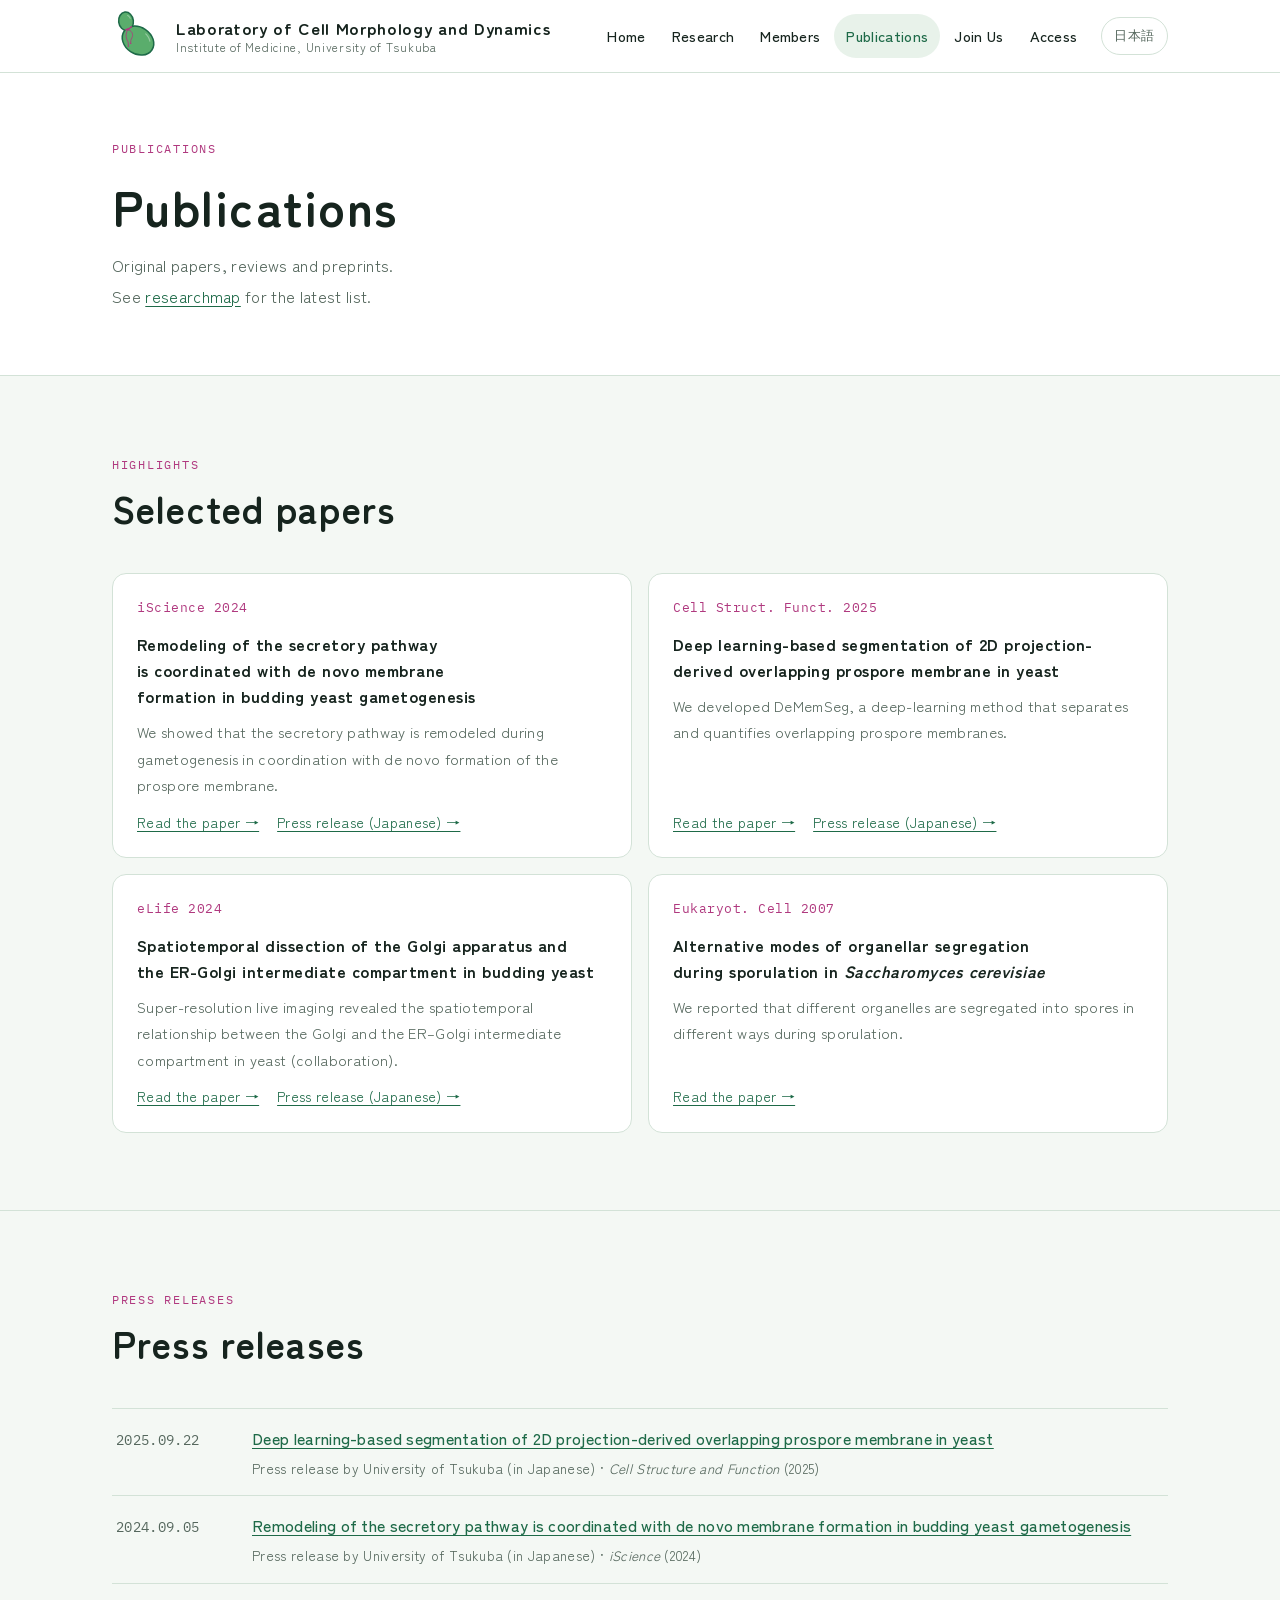
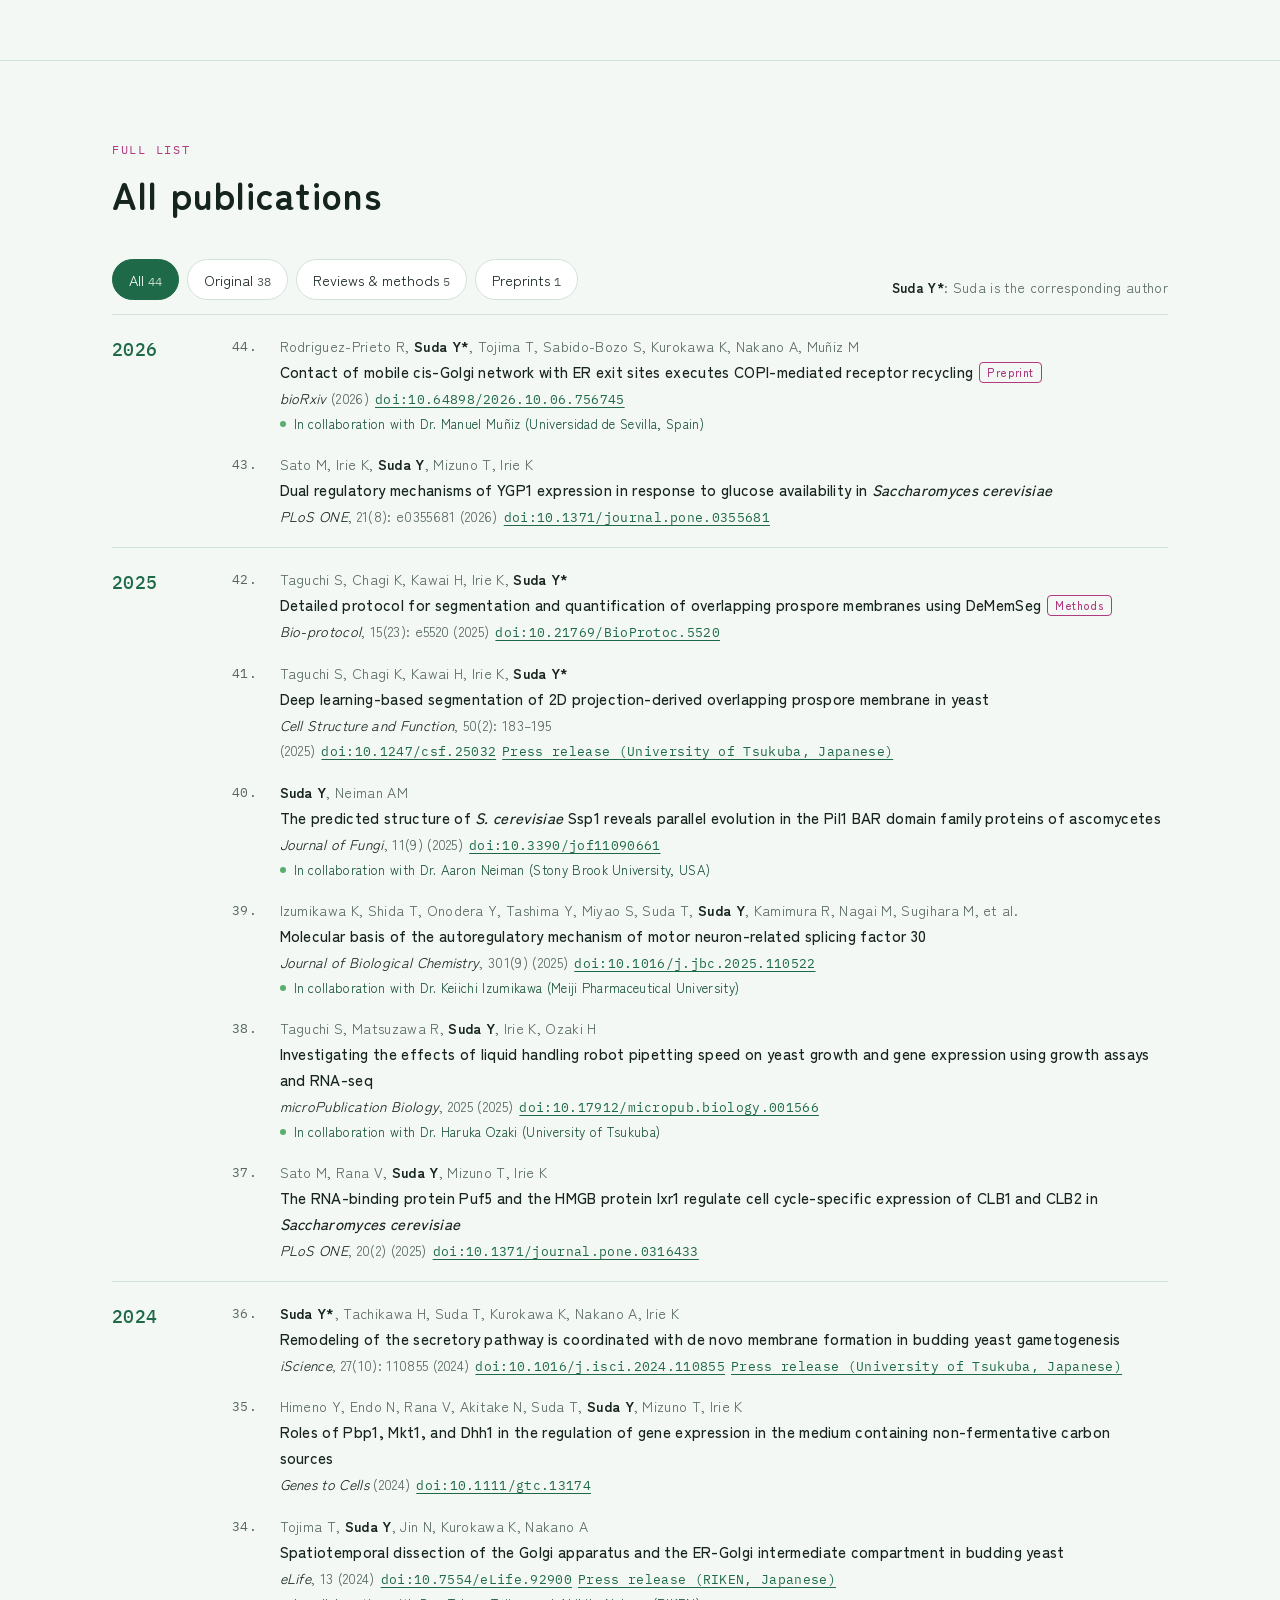
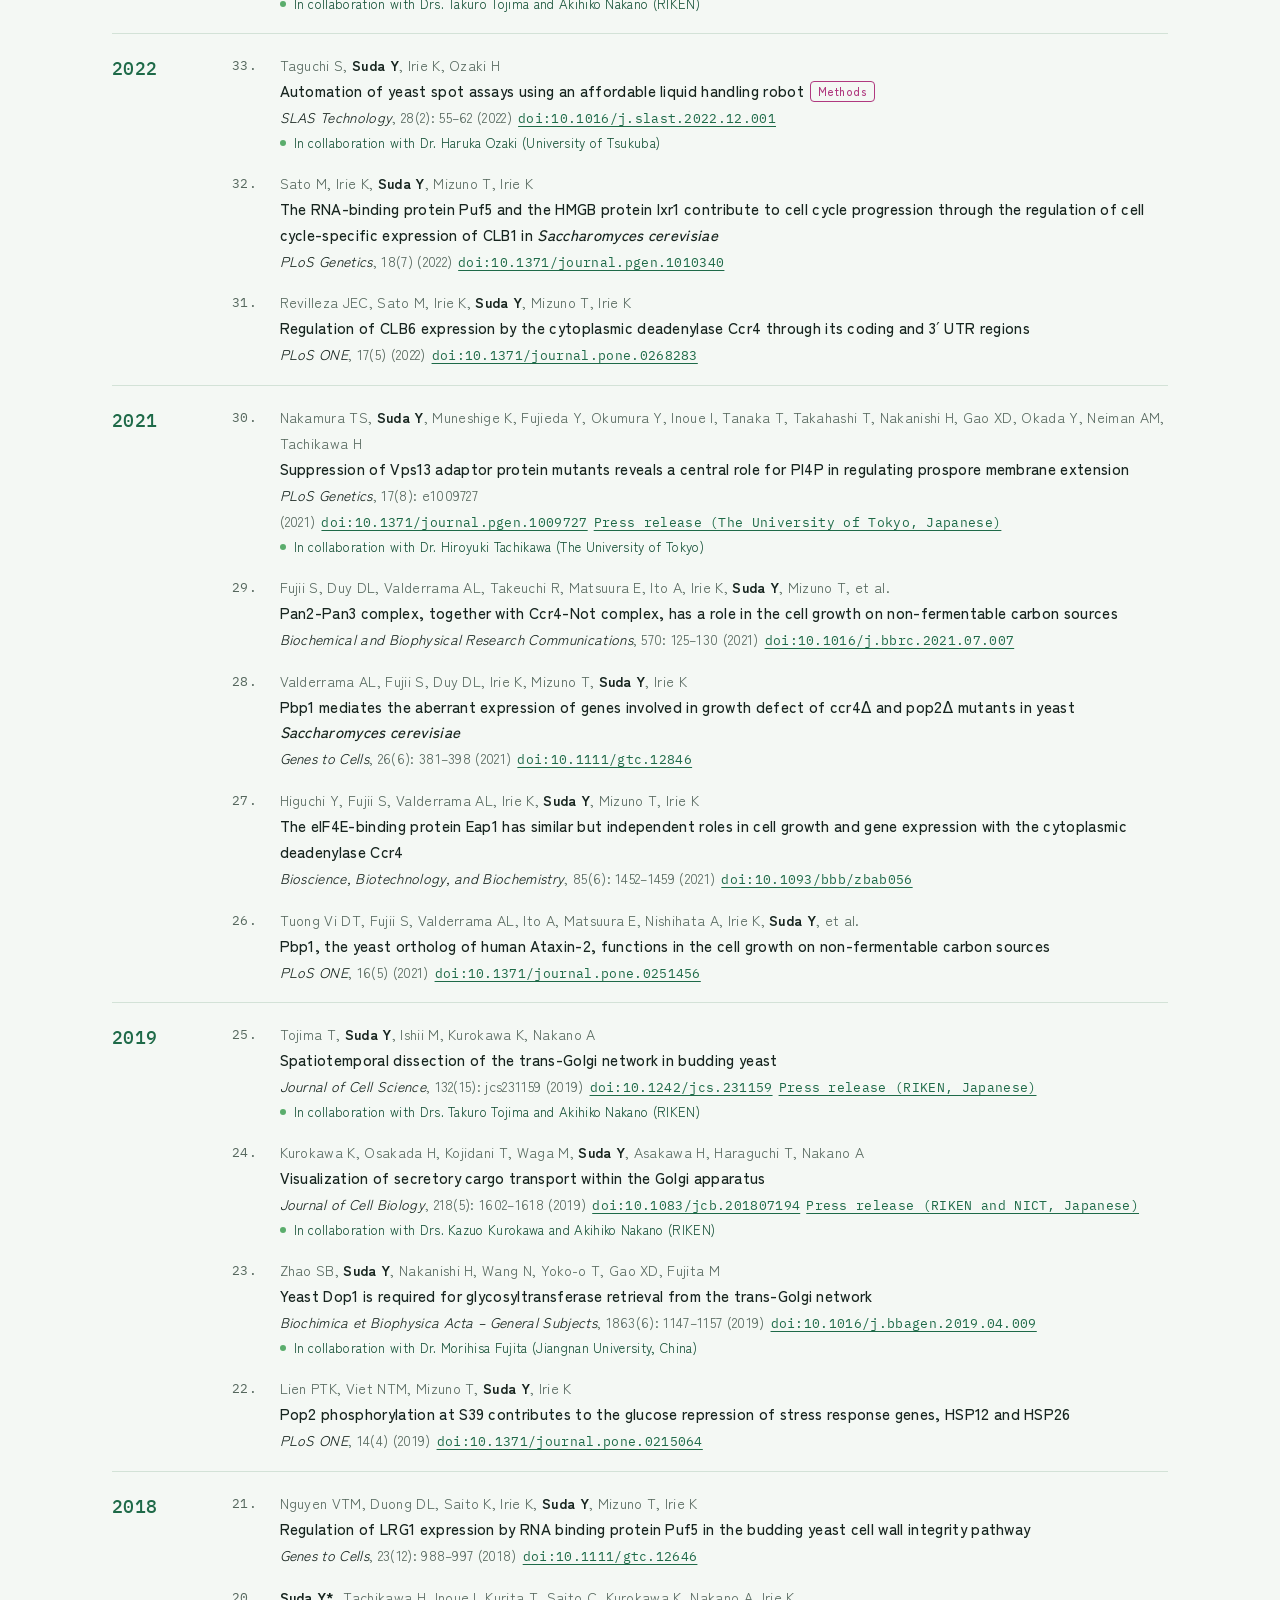
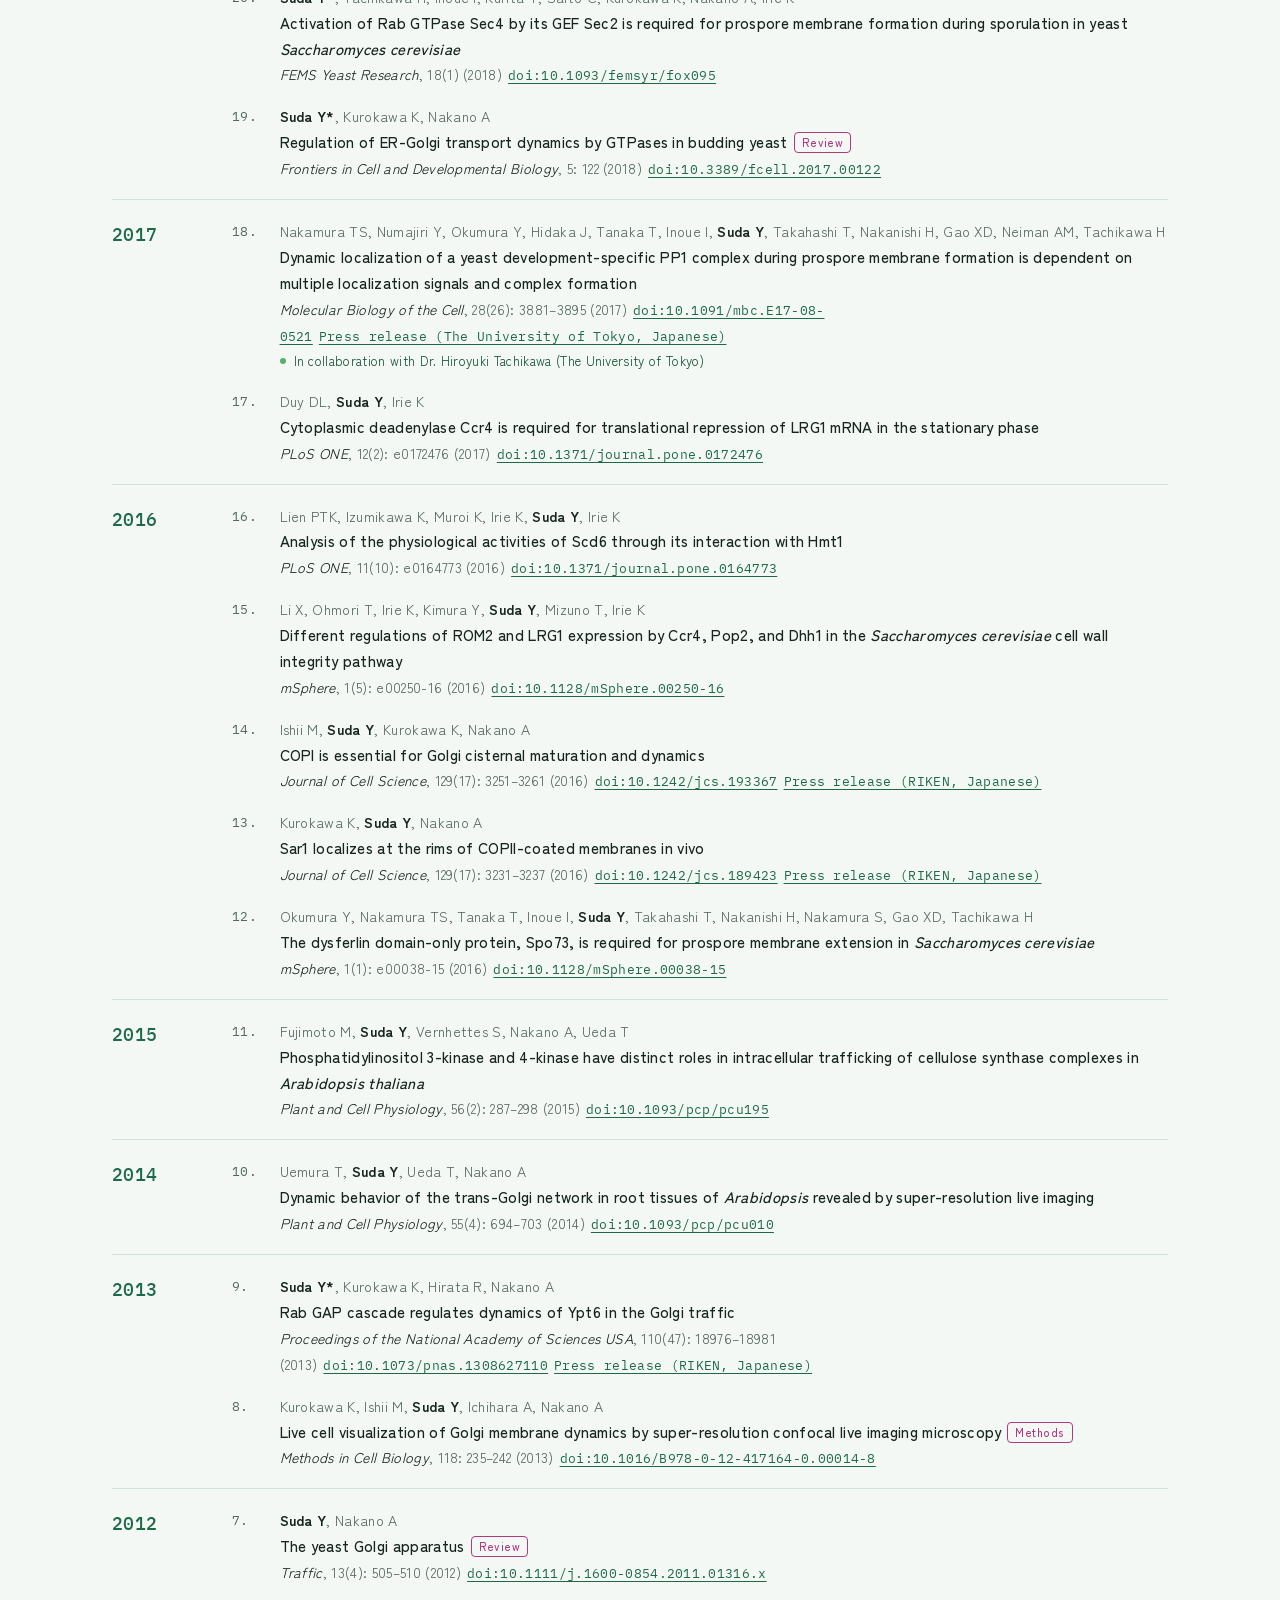
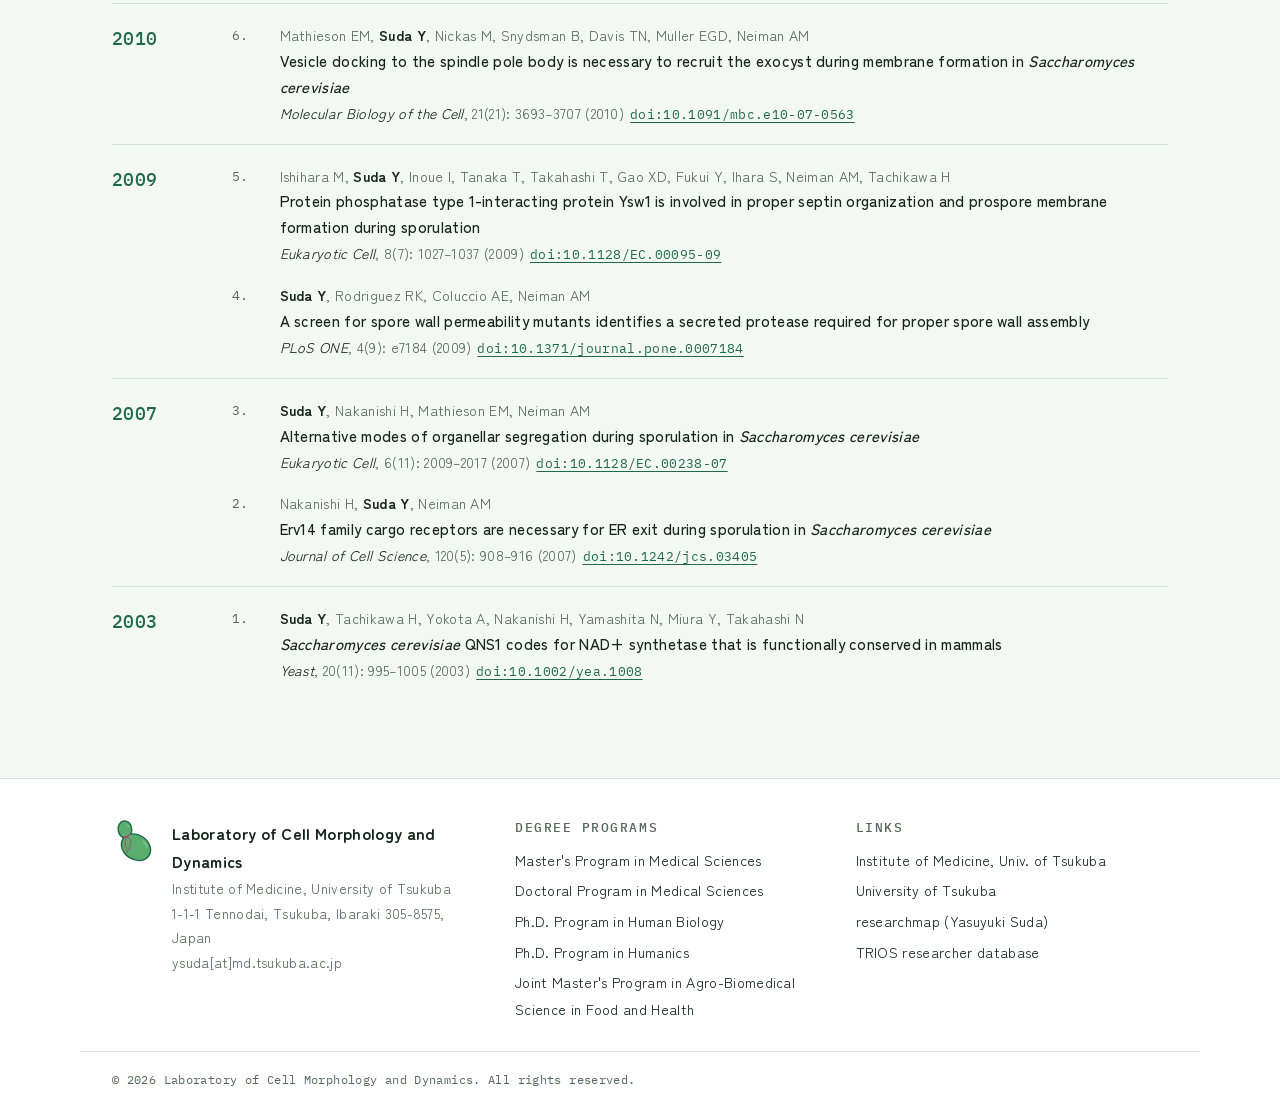
<file: publications_en.html>
<!doctype html>
<html lang="en">
<head>
<meta charset="utf-8">
<meta name="viewport" content="width=device-width, initial-scale=1, viewport-fit=cover">
<title>Publications | Laboratory of Cell Morphology and Dynamics</title>
<meta name="claude:viewport-fit-sides" content="cover">
<meta name="description" content="Laboratory of Cell Morphology and Dynamics, Institute of Medicine, University of Tsukuba. We study cellular rejuvenation through gametogenesis in budding yeast.">
<link rel="icon" href="favicon.svg" type="image/svg+xml">
<link rel="alternate" hreflang="ja" href="publications.html">
<link rel="preconnect" href="https://fonts.googleapis.com"><link rel="preconnect" href="https://fonts.gstatic.com" crossorigin><link rel="stylesheet" href="https://fonts.googleapis.com/css2?family=IBM+Plex+Mono:wght@400;500&family=Kosugi+Maru&family=Zen+Kaku+Gothic+New:wght@400;500;700&family=Zen+Maru+Gothic:wght@500;700&display=swap">
<link rel="stylesheet" href="style.css">
</head>
<body>
<a class="skip" href="#main">Skip to content</a>
<header class="site-header" data-menu="closed">
  <div class="wrap header-inner">
    <a class="brand" href="index_en.html"><svg class="brand-mark" aria-hidden="true" focusable="false" xmlns="http://www.w3.org/2000/svg" viewBox="-55.75 -37.41 305.65 305.65">
<g>
<g fill="#1e6a48" stroke="#1e6a48" stroke-width="18.0" stroke-linejoin="round"><ellipse cx="26.617439823902934" cy="28.646310215102698" rx="38.78" ry="49.65" transform="rotate(-7.082 26.617439823902934 28.646310215102698)"/><ellipse cx="97.07" cy="142.35" rx="93.93" ry="74.01" transform="rotate(34.011 97.07 142.35)"/></g>
<g fill="#5aad6c"><ellipse cx="26.617439823902934" cy="28.646310215102698" rx="38.78" ry="49.65" transform="rotate(-7.082 26.617439823902934 28.646310215102698)"/><ellipse cx="97.07" cy="142.35" rx="93.93" ry="74.01" transform="rotate(34.011 97.07 142.35)"/></g>
<path d="M142.41 103.08 L143.97 104.59 L145.48 106.13 L146.95 107.70 L148.38 109.31 L149.77 110.93 L151.11 112.59 L152.41 114.27 L153.66 115.98 L154.86 117.70 L156.01 119.45 L157.11 121.22 L158.16 123.00 L159.16 124.80 L160.11 126.62 L161.01 128.45 L161.85 130.29 L162.63 132.14 L163.36 134.00 L164.03 135.87 L164.65 137.74 L165.21 139.62 L165.71 141.50 L166.16 143.38 L166.54 145.26" fill="none" stroke="#ffffff" stroke-opacity="0.35" stroke-width="7" stroke-linecap="round"/><path d="M35.99 -5.21 L36.78 -4.79 L37.56 -4.34 L38.33 -3.86 L39.09 -3.35 L39.84 -2.82 L40.58 -2.26 L41.31 -1.68 L42.02 -1.07 L42.73 -0.43 L43.42 0.23 L44.09 0.91 L44.75 1.62 L45.39 2.35 L46.02 3.10 L46.64 3.88 L47.23 4.67 L47.81 5.49 L48.37 6.32 L48.91 7.18 L49.43 8.05 L49.94 8.94 L50.42 9.85 L50.88 10.77 L51.33 11.71" fill="none" stroke="#ffffff" stroke-opacity="0.35" stroke-width="6" stroke-linecap="round"/>
<path d="M24.64 78.68Q45.01 76.49 58.25 60.86" fill="none" stroke="#b0397f" stroke-width="8" stroke-linecap="round"/>
<path d="M36.36 79.24C26.36 94.24 24.36 116.24 30.36 132.24C35.36 144.24 42.36 152.24 40.36 166.24" fill="none" stroke="#b0397f" stroke-width="5" stroke-linecap="round"/>
<path d="M41.36 79.24C58.36 84.24 68.36 100.24 64.36 118.24C61.36 130.24 52.36 136.24 54.36 150.24" fill="none" stroke="#b0397f" stroke-width="5" stroke-linecap="round"/>
<ellipse cx="38.36" cy="76.24" rx="7.4" ry="6.2" fill="#b0397f"/>
<path d="M40.36 164.24l-5 14h10z" fill="#b0397f"/><path d="M54.36 148.24l-5 14h10z" fill="#b0397f"/>
</g>
</svg><span class="brand-text"><span class="brand-name">Laboratory of Cell Morphology and Dynamics</span><span class="brand-sub">Institute of Medicine, University of Tsukuba</span></span></a>
    <button class="menu-btn" type="button" aria-controls="site-nav" aria-expanded="false" aria-label="Menu"><svg class="i-open" viewBox="0 0 24 24" fill="none" stroke="currentColor" stroke-width="2" stroke-linecap="round" aria-hidden="true"><path d="M4 7h16M4 12h16M4 17h16"/></svg><svg class="i-close" viewBox="0 0 24 24" fill="none" stroke="currentColor" stroke-width="2" stroke-linecap="round" aria-hidden="true"><path d="M6 6l12 12M18 6L6 18"/></svg></button>
    <nav class="nav" id="site-nav" data-open="false" aria-label="Main menu">
      <ul class="nav-list"><li><a href="index_en.html">Home</a></li><li><a href="research_en.html">Research</a></li><li><a href="members_en.html">Members</a></li><li><a href="publications_en.html" aria-current="page">Publications</a></li><li><a href="join_en.html">Join Us</a></li><li><a href="access_en.html">Access</a></li></ul>
      <a class="lang" href="publications.html" hreflang="ja" lang="ja">日本語</a>
    </nav>
  </div>
</header>
<main id="main">
<section class="page-hero"><div class="wrap">
  <span class="eyebrow">Publications</span><h1>Publications</h1><p>Original papers, reviews and preprints.<br>See <a href="https://researchmap.jp/yasu_suda/published_papers" target="_blank" rel="noopener">researchmap</a> for the latest list.</p>
</div></section>
<section class="section"><div class="wrap">
  <div class="section-head"><span class="eyebrow">Highlights</span><h2 class="section-title">Selected papers</h2></div>
  <div class="featured"><article class="feat"><span class="feat-journal">iScience 2024</span><h3>Remodeling of the secretory pathway is coordinated with de novo membrane formation in budding yeast gametogenesis</h3><p>We showed that the secretory pathway is remodeled during gametogenesis in coordination with de novo formation of the prospore membrane.</p><div class="feat-links"><a href="https://doi.org/10.1016/j.isci.2024.110855" target="_blank" rel="noopener">Read the paper →</a><a href="https://www.tsukuba.ac.jp/journal/medicine-health/20240905140000.html" target="_blank" rel="noopener">Press release (Japanese) →</a></div></article><article class="feat"><span class="feat-journal">Cell Struct. Funct. 2025</span><h3>Deep learning-based segmentation of 2D projection-derived overlapping prospore membrane in yeast</h3><p>We developed DeMemSeg, a deep-learning method that separates and quantifies overlapping prospore membranes.</p><div class="feat-links"><a href="https://doi.org/10.1247/csf.25032" target="_blank" rel="noopener">Read the paper →</a><a href="https://www.tsukuba.ac.jp/journal/medicine-health/20250922140000.html" target="_blank" rel="noopener">Press release (Japanese) →</a></div></article><article class="feat"><span class="feat-journal">eLife 2024</span><h3>Spatiotemporal dissection of the Golgi apparatus and the ER-Golgi intermediate compartment in budding yeast</h3><p>Super-resolution live imaging revealed the spatiotemporal relationship between the Golgi and the ER–Golgi intermediate compartment in yeast (collaboration).</p><div class="feat-links"><a href="https://doi.org/10.7554/eLife.92900" target="_blank" rel="noopener">Read the paper →</a><a href="https://www.riken.jp/press/2024/20240319_1/index.html" target="_blank" rel="noopener">Press release (Japanese) →</a></div></article><article class="feat"><span class="feat-journal">Eukaryot. Cell 2007</span><h3>Alternative modes of organellar segregation during sporulation in <i>Saccharomyces cerevisiae</i></h3><p>We reported that different organelles are segregated into spores in different ways during sporulation.</p><div class="feat-links"><a href="https://doi.org/10.1128/EC.00238-07" target="_blank" rel="noopener">Read the paper →</a></div></article></div>
</div></section>
<section class="section"><div class="wrap">
  <div class="section-head"><span class="eyebrow">Press releases</span><h2 class="section-title">Press releases</h2></div>
  <ul class="press-list"><li><time>2025.09.22</time><div><a href="https://www.tsukuba.ac.jp/journal/medicine-health/20250922140000.html" target="_blank" rel="noopener">Deep learning-based segmentation of 2D projection-derived overlapping prospore membrane in yeast</a><span class="press-meta">Press release by University of Tsukuba (in Japanese) · <i>Cell Structure and Function</i> (2025)</span></div></li><li><time>2024.09.05</time><div><a href="https://www.tsukuba.ac.jp/journal/medicine-health/20240905140000.html" target="_blank" rel="noopener">Remodeling of the secretory pathway is coordinated with de novo membrane formation in budding yeast gametogenesis</a><span class="press-meta">Press release by University of Tsukuba (in Japanese) · <i>iScience</i> (2024)</span></div></li></ul>
</div></section>
<section class="section"><div class="wrap">
  <div class="section-head"><span class="eyebrow">Full list</span><h2 class="section-title">All publications</h2></div>
  <div class="list-toolbar"><div class="filters" role="group" aria-label="Publication type"><button type="button" data-filter="all" aria-pressed="true">All<span class="count">44</span></button><button type="button" data-filter="original" aria-pressed="false">Original<span class="count">38</span></button><button type="button" data-filter="review" aria-pressed="false">Reviews &amp; methods<span class="count">5</span></button><button type="button" data-filter="preprint" aria-pressed="false">Preprints<span class="count">1</span></button></div><p class="pub-legend"><b>Suda Y*</b>: Suda is the corresponding author</p></div>
  <div class="year-group"><span class="year">2026</span><ol class="pubs"><li class="pub" data-type="preprint"><span class="pub-no">44.</span><div class="pub-body">
<span class="pub-authors">Rodriguez-Prieto R, <b>Suda Y*</b>, Tojima T, Sabido-Bozo S, Kurokawa K, Nakano A, Muñiz M</span>
<span class="pub-title">Contact of mobile cis-Golgi network with ER exit sites executes COPI-mediated receptor recycling<span class="pub-type">Preprint</span></span>
<span class="pub-meta"><i>bioRxiv</i> (2026)<a class="pub-link" href="https://doi.org/10.64898/2026.10.06.756745" target="_blank" rel="noopener">doi:10.64898/2026.10.06.756745</a></span><span class="pub-collab">In collaboration with Dr. Manuel Muñiz (Universidad de Sevilla, Spain)</span></div></li><li class="pub" data-type="original"><span class="pub-no">43.</span><div class="pub-body">
<span class="pub-authors">Sato M, Irie K, <b>Suda Y</b>, Mizuno T, Irie K</span>
<span class="pub-title">Dual regulatory mechanisms of YGP1 expression in response to glucose availability in <i>Saccharomyces cerevisiae</i></span>
<span class="pub-meta"><i>PLoS ONE</i>, 21(8): e0355681 (2026)<a class="pub-link" href="https://doi.org/10.1371/journal.pone.0355681" target="_blank" rel="noopener">doi:10.1371/journal.pone.0355681</a></span></div></li></ol></div><div class="year-group"><span class="year">2025</span><ol class="pubs"><li class="pub" data-type="review"><span class="pub-no">42.</span><div class="pub-body">
<span class="pub-authors">Taguchi S, Chagi K, Kawai H, Irie K, <b>Suda Y*</b></span>
<span class="pub-title">Detailed protocol for segmentation and quantification of overlapping prospore membranes using DeMemSeg<span class="pub-type">Methods</span></span>
<span class="pub-meta"><i>Bio-protocol</i>, 15(23): e5520 (2025)<a class="pub-link" href="https://doi.org/10.21769/BioProtoc.5520" target="_blank" rel="noopener">doi:10.21769/BioProtoc.5520</a></span></div></li><li class="pub" data-type="original"><span class="pub-no">41.</span><div class="pub-body">
<span class="pub-authors">Taguchi S, Chagi K, Kawai H, Irie K, <b>Suda Y*</b></span>
<span class="pub-title">Deep learning-based segmentation of 2D projection-derived overlapping prospore membrane in yeast</span>
<span class="pub-meta"><i>Cell Structure and Function</i>, 50(2): 183–195 (2025)<a class="pub-link" href="https://doi.org/10.1247/csf.25032" target="_blank" rel="noopener">doi:10.1247/csf.25032</a><a class="pub-link pub-pr" href="https://www.tsukuba.ac.jp/journal/medicine-health/20250922140000.html" target="_blank" rel="noopener">Press release (University of Tsukuba, Japanese)</a></span></div></li><li class="pub" data-type="original"><span class="pub-no">40.</span><div class="pub-body">
<span class="pub-authors"><b>Suda Y</b>, Neiman AM</span>
<span class="pub-title">The predicted structure of <i>S. cerevisiae</i> Ssp1 reveals parallel evolution in the Pil1 BAR domain family proteins of ascomycetes</span>
<span class="pub-meta"><i>Journal of Fungi</i>, 11(9) (2025)<a class="pub-link" href="https://doi.org/10.3390/jof11090661" target="_blank" rel="noopener">doi:10.3390/jof11090661</a></span><span class="pub-collab">In collaboration with Dr. Aaron Neiman (Stony Brook University, USA)</span></div></li><li class="pub" data-type="original"><span class="pub-no">39.</span><div class="pub-body">
<span class="pub-authors">Izumikawa K, Shida T, Onodera Y, Tashima Y, Miyao S, Suda T, <b>Suda Y</b>, Kamimura R, Nagai M, Sugihara M, et al.</span>
<span class="pub-title">Molecular basis of the autoregulatory mechanism of motor neuron-related splicing factor 30</span>
<span class="pub-meta"><i>Journal of Biological Chemistry</i>, 301(9) (2025)<a class="pub-link" href="https://doi.org/10.1016/j.jbc.2025.110522" target="_blank" rel="noopener">doi:10.1016/j.jbc.2025.110522</a></span><span class="pub-collab">In collaboration with Dr. Keiichi Izumikawa (Meiji Pharmaceutical University)</span></div></li><li class="pub" data-type="original"><span class="pub-no">38.</span><div class="pub-body">
<span class="pub-authors">Taguchi S, Matsuzawa R, <b>Suda Y</b>, Irie K, Ozaki H</span>
<span class="pub-title">Investigating the effects of liquid handling robot pipetting speed on yeast growth and gene expression using growth assays and RNA-seq</span>
<span class="pub-meta"><i>microPublication Biology</i>, 2025 (2025)<a class="pub-link" href="https://doi.org/10.17912/micropub.biology.001566" target="_blank" rel="noopener">doi:10.17912/micropub.biology.001566</a></span><span class="pub-collab">In collaboration with Dr. Haruka Ozaki (University of Tsukuba)</span></div></li><li class="pub" data-type="original"><span class="pub-no">37.</span><div class="pub-body">
<span class="pub-authors">Sato M, Rana V, <b>Suda Y</b>, Mizuno T, Irie K</span>
<span class="pub-title">The RNA-binding protein Puf5 and the HMGB protein Ixr1 regulate cell cycle-specific expression of CLB1 and CLB2 in <i>Saccharomyces cerevisiae</i></span>
<span class="pub-meta"><i>PLoS ONE</i>, 20(2) (2025)<a class="pub-link" href="https://doi.org/10.1371/journal.pone.0316433" target="_blank" rel="noopener">doi:10.1371/journal.pone.0316433</a></span></div></li></ol></div><div class="year-group"><span class="year">2024</span><ol class="pubs"><li class="pub" data-type="original"><span class="pub-no">36.</span><div class="pub-body">
<span class="pub-authors"><b>Suda Y*</b>, Tachikawa H, Suda T, Kurokawa K, Nakano A, Irie K</span>
<span class="pub-title">Remodeling of the secretory pathway is coordinated with de novo membrane formation in budding yeast gametogenesis</span>
<span class="pub-meta"><i>iScience</i>, 27(10): 110855 (2024)<a class="pub-link" href="https://doi.org/10.1016/j.isci.2024.110855" target="_blank" rel="noopener">doi:10.1016/j.isci.2024.110855</a><a class="pub-link pub-pr" href="https://www.tsukuba.ac.jp/journal/medicine-health/20240905140000.html" target="_blank" rel="noopener">Press release (University of Tsukuba, Japanese)</a></span></div></li><li class="pub" data-type="original"><span class="pub-no">35.</span><div class="pub-body">
<span class="pub-authors">Himeno Y, Endo N, Rana V, Akitake N, Suda T, <b>Suda Y</b>, Mizuno T, Irie K</span>
<span class="pub-title">Roles of Pbp1, Mkt1, and Dhh1 in the regulation of gene expression in the medium containing non-fermentative carbon sources</span>
<span class="pub-meta"><i>Genes to Cells</i> (2024)<a class="pub-link" href="https://doi.org/10.1111/gtc.13174" target="_blank" rel="noopener">doi:10.1111/gtc.13174</a></span></div></li><li class="pub" data-type="original"><span class="pub-no">34.</span><div class="pub-body">
<span class="pub-authors">Tojima T, <b>Suda Y</b>, Jin N, Kurokawa K, Nakano A</span>
<span class="pub-title">Spatiotemporal dissection of the Golgi apparatus and the ER-Golgi intermediate compartment in budding yeast</span>
<span class="pub-meta"><i>eLife</i>, 13 (2024)<a class="pub-link" href="https://doi.org/10.7554/eLife.92900" target="_blank" rel="noopener">doi:10.7554/eLife.92900</a><a class="pub-link pub-pr" href="https://www.riken.jp/press/2024/20240319_1/index.html" target="_blank" rel="noopener">Press release (RIKEN, Japanese)</a></span><span class="pub-collab">In collaboration with Drs. Takuro Tojima and Akihiko Nakano (RIKEN)</span></div></li></ol></div><div class="year-group"><span class="year">2022</span><ol class="pubs"><li class="pub" data-type="review"><span class="pub-no">33.</span><div class="pub-body">
<span class="pub-authors">Taguchi S, <b>Suda Y</b>, Irie K, Ozaki H</span>
<span class="pub-title">Automation of yeast spot assays using an affordable liquid handling robot<span class="pub-type">Methods</span></span>
<span class="pub-meta"><i>SLAS Technology</i>, 28(2): 55–62 (2022)<a class="pub-link" href="https://doi.org/10.1016/j.slast.2022.12.001" target="_blank" rel="noopener">doi:10.1016/j.slast.2022.12.001</a></span><span class="pub-collab">In collaboration with Dr. Haruka Ozaki (University of Tsukuba)</span></div></li><li class="pub" data-type="original"><span class="pub-no">32.</span><div class="pub-body">
<span class="pub-authors">Sato M, Irie K, <b>Suda Y</b>, Mizuno T, Irie K</span>
<span class="pub-title">The RNA-binding protein Puf5 and the HMGB protein Ixr1 contribute to cell cycle progression through the regulation of cell cycle-specific expression of CLB1 in <i>Saccharomyces cerevisiae</i></span>
<span class="pub-meta"><i>PLoS Genetics</i>, 18(7) (2022)<a class="pub-link" href="https://doi.org/10.1371/journal.pgen.1010340" target="_blank" rel="noopener">doi:10.1371/journal.pgen.1010340</a></span></div></li><li class="pub" data-type="original"><span class="pub-no">31.</span><div class="pub-body">
<span class="pub-authors">Revilleza JEC, Sato M, Irie K, <b>Suda Y</b>, Mizuno T, Irie K</span>
<span class="pub-title">Regulation of CLB6 expression by the cytoplasmic deadenylase Ccr4 through its coding and 3′ UTR regions</span>
<span class="pub-meta"><i>PLoS ONE</i>, 17(5) (2022)<a class="pub-link" href="https://doi.org/10.1371/journal.pone.0268283" target="_blank" rel="noopener">doi:10.1371/journal.pone.0268283</a></span></div></li></ol></div><div class="year-group"><span class="year">2021</span><ol class="pubs"><li class="pub" data-type="original"><span class="pub-no">30.</span><div class="pub-body">
<span class="pub-authors">Nakamura TS, <b>Suda Y</b>, Muneshige K, Fujieda Y, Okumura Y, Inoue I, Tanaka T, Takahashi T, Nakanishi H, Gao XD, Okada Y, Neiman AM, Tachikawa H</span>
<span class="pub-title">Suppression of Vps13 adaptor protein mutants reveals a central role for PI4P in regulating prospore membrane extension</span>
<span class="pub-meta"><i>PLoS Genetics</i>, 17(8): e1009727 (2021)<a class="pub-link" href="https://doi.org/10.1371/journal.pgen.1009727" target="_blank" rel="noopener">doi:10.1371/journal.pgen.1009727</a><a class="pub-link pub-pr" href="https://www.a.u-tokyo.ac.jp/topics/topics_20210819-1.html" target="_blank" rel="noopener">Press release (The University of Tokyo, Japanese)</a></span><span class="pub-collab">In collaboration with Dr. Hiroyuki Tachikawa (The University of Tokyo)</span></div></li><li class="pub" data-type="original"><span class="pub-no">29.</span><div class="pub-body">
<span class="pub-authors">Fujii S, Duy DL, Valderrama AL, Takeuchi R, Matsuura E, Ito A, Irie K, <b>Suda Y</b>, Mizuno T, et al.</span>
<span class="pub-title">Pan2-Pan3 complex, together with Ccr4-Not complex, has a role in the cell growth on non-fermentable carbon sources</span>
<span class="pub-meta"><i>Biochemical and Biophysical Research Communications</i>, 570: 125–130 (2021)<a class="pub-link" href="https://doi.org/10.1016/j.bbrc.2021.07.007" target="_blank" rel="noopener">doi:10.1016/j.bbrc.2021.07.007</a></span></div></li><li class="pub" data-type="original"><span class="pub-no">28.</span><div class="pub-body">
<span class="pub-authors">Valderrama AL, Fujii S, Duy DL, Irie K, Mizuno T, <b>Suda Y</b>, Irie K</span>
<span class="pub-title">Pbp1 mediates the aberrant expression of genes involved in growth defect of ccr4Δ and pop2Δ mutants in yeast <i>Saccharomyces cerevisiae</i></span>
<span class="pub-meta"><i>Genes to Cells</i>, 26(6): 381–398 (2021)<a class="pub-link" href="https://doi.org/10.1111/gtc.12846" target="_blank" rel="noopener">doi:10.1111/gtc.12846</a></span></div></li><li class="pub" data-type="original"><span class="pub-no">27.</span><div class="pub-body">
<span class="pub-authors">Higuchi Y, Fujii S, Valderrama AL, Irie K, <b>Suda Y</b>, Mizuno T, Irie K</span>
<span class="pub-title">The eIF4E-binding protein Eap1 has similar but independent roles in cell growth and gene expression with the cytoplasmic deadenylase Ccr4</span>
<span class="pub-meta"><i>Bioscience, Biotechnology, and Biochemistry</i>, 85(6): 1452–1459 (2021)<a class="pub-link" href="https://doi.org/10.1093/bbb/zbab056" target="_blank" rel="noopener">doi:10.1093/bbb/zbab056</a></span></div></li><li class="pub" data-type="original"><span class="pub-no">26.</span><div class="pub-body">
<span class="pub-authors">Tuong Vi DT, Fujii S, Valderrama AL, Ito A, Matsuura E, Nishihata A, Irie K, <b>Suda Y</b>, et al.</span>
<span class="pub-title">Pbp1, the yeast ortholog of human Ataxin-2, functions in the cell growth on non-fermentable carbon sources</span>
<span class="pub-meta"><i>PLoS ONE</i>, 16(5) (2021)<a class="pub-link" href="https://doi.org/10.1371/journal.pone.0251456" target="_blank" rel="noopener">doi:10.1371/journal.pone.0251456</a></span></div></li></ol></div><div class="year-group"><span class="year">2019</span><ol class="pubs"><li class="pub" data-type="original"><span class="pub-no">25.</span><div class="pub-body">
<span class="pub-authors">Tojima T, <b>Suda Y</b>, Ishii M, Kurokawa K, Nakano A</span>
<span class="pub-title">Spatiotemporal dissection of the trans-Golgi network in budding yeast</span>
<span class="pub-meta"><i>Journal of Cell Science</i>, 132(15): jcs231159 (2019)<a class="pub-link" href="https://doi.org/10.1242/jcs.231159" target="_blank" rel="noopener">doi:10.1242/jcs.231159</a><a class="pub-link pub-pr" href="https://www.riken.jp/press/2019/20190711_2/" target="_blank" rel="noopener">Press release (RIKEN, Japanese)</a></span><span class="pub-collab">In collaboration with Drs. Takuro Tojima and Akihiko Nakano (RIKEN)</span></div></li><li class="pub" data-type="original"><span class="pub-no">24.</span><div class="pub-body">
<span class="pub-authors">Kurokawa K, Osakada H, Kojidani T, Waga M, <b>Suda Y</b>, Asakawa H, Haraguchi T, Nakano A</span>
<span class="pub-title">Visualization of secretory cargo transport within the Golgi apparatus</span>
<span class="pub-meta"><i>Journal of Cell Biology</i>, 218(5): 1602–1618 (2019)<a class="pub-link" href="https://doi.org/10.1083/jcb.201807194" target="_blank" rel="noopener">doi:10.1083/jcb.201807194</a><a class="pub-link pub-pr" href="https://www.riken.jp/press/2019/20190311_4/" target="_blank" rel="noopener">Press release (RIKEN and NICT, Japanese)</a></span><span class="pub-collab">In collaboration with Drs. Kazuo Kurokawa and Akihiko Nakano (RIKEN)</span></div></li><li class="pub" data-type="original"><span class="pub-no">23.</span><div class="pub-body">
<span class="pub-authors">Zhao SB, <b>Suda Y</b>, Nakanishi H, Wang N, Yoko-o T, Gao XD, Fujita M</span>
<span class="pub-title">Yeast Dop1 is required for glycosyltransferase retrieval from the trans-Golgi network</span>
<span class="pub-meta"><i>Biochimica et Biophysica Acta – General Subjects</i>, 1863(6): 1147–1157 (2019)<a class="pub-link" href="https://doi.org/10.1016/j.bbagen.2019.04.009" target="_blank" rel="noopener">doi:10.1016/j.bbagen.2019.04.009</a></span><span class="pub-collab">In collaboration with Dr. Morihisa Fujita (Jiangnan University, China)</span></div></li><li class="pub" data-type="original"><span class="pub-no">22.</span><div class="pub-body">
<span class="pub-authors">Lien PTK, Viet NTM, Mizuno T, <b>Suda Y</b>, Irie K</span>
<span class="pub-title">Pop2 phosphorylation at S39 contributes to the glucose repression of stress response genes, HSP12 and HSP26</span>
<span class="pub-meta"><i>PLoS ONE</i>, 14(4) (2019)<a class="pub-link" href="https://doi.org/10.1371/journal.pone.0215064" target="_blank" rel="noopener">doi:10.1371/journal.pone.0215064</a></span></div></li></ol></div><div class="year-group"><span class="year">2018</span><ol class="pubs"><li class="pub" data-type="original"><span class="pub-no">21.</span><div class="pub-body">
<span class="pub-authors">Nguyen VTM, Duong DL, Saito K, Irie K, <b>Suda Y</b>, Mizuno T, Irie K</span>
<span class="pub-title">Regulation of LRG1 expression by RNA binding protein Puf5 in the budding yeast cell wall integrity pathway</span>
<span class="pub-meta"><i>Genes to Cells</i>, 23(12): 988–997 (2018)<a class="pub-link" href="https://doi.org/10.1111/gtc.12646" target="_blank" rel="noopener">doi:10.1111/gtc.12646</a></span></div></li><li class="pub" data-type="original"><span class="pub-no">20.</span><div class="pub-body">
<span class="pub-authors"><b>Suda Y*</b>, Tachikawa H, Inoue I, Kurita T, Saito C, Kurokawa K, Nakano A, Irie K</span>
<span class="pub-title">Activation of Rab GTPase Sec4 by its GEF Sec2 is required for prospore membrane formation during sporulation in yeast <i>Saccharomyces cerevisiae</i></span>
<span class="pub-meta"><i>FEMS Yeast Research</i>, 18(1) (2018)<a class="pub-link" href="https://doi.org/10.1093/femsyr/fox095" target="_blank" rel="noopener">doi:10.1093/femsyr/fox095</a></span></div></li><li class="pub" data-type="review"><span class="pub-no">19.</span><div class="pub-body">
<span class="pub-authors"><b>Suda Y*</b>, Kurokawa K, Nakano A</span>
<span class="pub-title">Regulation of ER-Golgi transport dynamics by GTPases in budding yeast<span class="pub-type">Review</span></span>
<span class="pub-meta"><i>Frontiers in Cell and Developmental Biology</i>, 5: 122 (2018)<a class="pub-link" href="https://doi.org/10.3389/fcell.2017.00122" target="_blank" rel="noopener">doi:10.3389/fcell.2017.00122</a></span></div></li></ol></div><div class="year-group"><span class="year">2017</span><ol class="pubs"><li class="pub" data-type="original"><span class="pub-no">18.</span><div class="pub-body">
<span class="pub-authors">Nakamura TS, Numajiri Y, Okumura Y, Hidaka J, Tanaka T, Inoue I, <b>Suda Y</b>, Takahashi T, Nakanishi H, Gao XD, Neiman AM, Tachikawa H</span>
<span class="pub-title">Dynamic localization of a yeast development-specific PP1 complex during prospore membrane formation is dependent on multiple localization signals and complex formation</span>
<span class="pub-meta"><i>Molecular Biology of the Cell</i>, 28(26): 3881–3895 (2017)<a class="pub-link" href="https://doi.org/10.1091/mbc.E17-08-0521" target="_blank" rel="noopener">doi:10.1091/mbc.E17-08-0521</a><a class="pub-link pub-pr" href="https://www.a.u-tokyo.ac.jp/topics/2017/20171218-2.html" target="_blank" rel="noopener">Press release (The University of Tokyo, Japanese)</a></span><span class="pub-collab">In collaboration with Dr. Hiroyuki Tachikawa (The University of Tokyo)</span></div></li><li class="pub" data-type="original"><span class="pub-no">17.</span><div class="pub-body">
<span class="pub-authors">Duy DL, <b>Suda Y</b>, Irie K</span>
<span class="pub-title">Cytoplasmic deadenylase Ccr4 is required for translational repression of LRG1 mRNA in the stationary phase</span>
<span class="pub-meta"><i>PLoS ONE</i>, 12(2): e0172476 (2017)<a class="pub-link" href="https://doi.org/10.1371/journal.pone.0172476" target="_blank" rel="noopener">doi:10.1371/journal.pone.0172476</a></span></div></li></ol></div><div class="year-group"><span class="year">2016</span><ol class="pubs"><li class="pub" data-type="original"><span class="pub-no">16.</span><div class="pub-body">
<span class="pub-authors">Lien PTK, Izumikawa K, Muroi K, Irie K, <b>Suda Y</b>, Irie K</span>
<span class="pub-title">Analysis of the physiological activities of Scd6 through its interaction with Hmt1</span>
<span class="pub-meta"><i>PLoS ONE</i>, 11(10): e0164773 (2016)<a class="pub-link" href="https://doi.org/10.1371/journal.pone.0164773" target="_blank" rel="noopener">doi:10.1371/journal.pone.0164773</a></span></div></li><li class="pub" data-type="original"><span class="pub-no">15.</span><div class="pub-body">
<span class="pub-authors">Li X, Ohmori T, Irie K, Kimura Y, <b>Suda Y</b>, Mizuno T, Irie K</span>
<span class="pub-title">Different regulations of ROM2 and LRG1 expression by Ccr4, Pop2, and Dhh1 in the <i>Saccharomyces cerevisiae</i> cell wall integrity pathway</span>
<span class="pub-meta"><i>mSphere</i>, 1(5): e00250-16 (2016)<a class="pub-link" href="https://doi.org/10.1128/mSphere.00250-16" target="_blank" rel="noopener">doi:10.1128/mSphere.00250-16</a></span></div></li><li class="pub" data-type="original"><span class="pub-no">14.</span><div class="pub-body">
<span class="pub-authors">Ishii M, <b>Suda Y</b>, Kurokawa K, Nakano A</span>
<span class="pub-title">COPI is essential for Golgi cisternal maturation and dynamics</span>
<span class="pub-meta"><i>Journal of Cell Science</i>, 129(17): 3251–3261 (2016)<a class="pub-link" href="https://doi.org/10.1242/jcs.193367" target="_blank" rel="noopener">doi:10.1242/jcs.193367</a><a class="pub-link pub-pr" href="https://www.riken.jp/press/2016/20160902_2/" target="_blank" rel="noopener">Press release (RIKEN, Japanese)</a></span></div></li><li class="pub" data-type="original"><span class="pub-no">13.</span><div class="pub-body">
<span class="pub-authors">Kurokawa K, <b>Suda Y</b>, Nakano A</span>
<span class="pub-title">Sar1 localizes at the rims of COPII-coated membranes in vivo</span>
<span class="pub-meta"><i>Journal of Cell Science</i>, 129(17): 3231–3237 (2016)<a class="pub-link" href="https://doi.org/10.1242/jcs.189423" target="_blank" rel="noopener">doi:10.1242/jcs.189423</a><a class="pub-link pub-pr" href="https://www.riken.jp/press/2016/20160902_1/" target="_blank" rel="noopener">Press release (RIKEN, Japanese)</a></span></div></li><li class="pub" data-type="original"><span class="pub-no">12.</span><div class="pub-body">
<span class="pub-authors">Okumura Y, Nakamura TS, Tanaka T, Inoue I, <b>Suda Y</b>, Takahashi T, Nakanishi H, Nakamura S, Gao XD, Tachikawa H</span>
<span class="pub-title">The dysferlin domain-only protein, Spo73, is required for prospore membrane extension in <i>Saccharomyces cerevisiae</i></span>
<span class="pub-meta"><i>mSphere</i>, 1(1): e00038-15 (2016)<a class="pub-link" href="https://doi.org/10.1128/mSphere.00038-15" target="_blank" rel="noopener">doi:10.1128/mSphere.00038-15</a></span></div></li></ol></div><div class="year-group"><span class="year">2015</span><ol class="pubs"><li class="pub" data-type="original"><span class="pub-no">11.</span><div class="pub-body">
<span class="pub-authors">Fujimoto M, <b>Suda Y</b>, Vernhettes S, Nakano A, Ueda T</span>
<span class="pub-title">Phosphatidylinositol 3-kinase and 4-kinase have distinct roles in intracellular trafficking of cellulose synthase complexes in <i>Arabidopsis thaliana</i></span>
<span class="pub-meta"><i>Plant and Cell Physiology</i>, 56(2): 287–298 (2015)<a class="pub-link" href="https://doi.org/10.1093/pcp/pcu195" target="_blank" rel="noopener">doi:10.1093/pcp/pcu195</a></span></div></li></ol></div><div class="year-group"><span class="year">2014</span><ol class="pubs"><li class="pub" data-type="original"><span class="pub-no">10.</span><div class="pub-body">
<span class="pub-authors">Uemura T, <b>Suda Y</b>, Ueda T, Nakano A</span>
<span class="pub-title">Dynamic behavior of the trans-Golgi network in root tissues of <i>Arabidopsis</i> revealed by super-resolution live imaging</span>
<span class="pub-meta"><i>Plant and Cell Physiology</i>, 55(4): 694–703 (2014)<a class="pub-link" href="https://doi.org/10.1093/pcp/pcu010" target="_blank" rel="noopener">doi:10.1093/pcp/pcu010</a></span></div></li></ol></div><div class="year-group"><span class="year">2013</span><ol class="pubs"><li class="pub" data-type="original"><span class="pub-no">9.</span><div class="pub-body">
<span class="pub-authors"><b>Suda Y*</b>, Kurokawa K, Hirata R, Nakano A</span>
<span class="pub-title">Rab GAP cascade regulates dynamics of Ypt6 in the Golgi traffic</span>
<span class="pub-meta"><i>Proceedings of the National Academy of Sciences USA</i>, 110(47): 18976–18981 (2013)<a class="pub-link" href="https://doi.org/10.1073/pnas.1308627110" target="_blank" rel="noopener">doi:10.1073/pnas.1308627110</a><a class="pub-link pub-pr" href="https://www.riken.jp/press/2013/20131105_1/" target="_blank" rel="noopener">Press release (RIKEN, Japanese)</a></span></div></li><li class="pub" data-type="review"><span class="pub-no">8.</span><div class="pub-body">
<span class="pub-authors">Kurokawa K, Ishii M, <b>Suda Y</b>, Ichihara A, Nakano A</span>
<span class="pub-title">Live cell visualization of Golgi membrane dynamics by super-resolution confocal live imaging microscopy<span class="pub-type">Methods</span></span>
<span class="pub-meta"><i>Methods in Cell Biology</i>, 118: 235–242 (2013)<a class="pub-link" href="https://doi.org/10.1016/B978-0-12-417164-0.00014-8" target="_blank" rel="noopener">doi:10.1016/B978-0-12-417164-0.00014-8</a></span></div></li></ol></div><div class="year-group"><span class="year">2012</span><ol class="pubs"><li class="pub" data-type="review"><span class="pub-no">7.</span><div class="pub-body">
<span class="pub-authors"><b>Suda Y</b>, Nakano A</span>
<span class="pub-title">The yeast Golgi apparatus<span class="pub-type">Review</span></span>
<span class="pub-meta"><i>Traffic</i>, 13(4): 505–510 (2012)<a class="pub-link" href="https://doi.org/10.1111/j.1600-0854.2011.01316.x" target="_blank" rel="noopener">doi:10.1111/j.1600-0854.2011.01316.x</a></span></div></li></ol></div><div class="year-group"><span class="year">2010</span><ol class="pubs"><li class="pub" data-type="original"><span class="pub-no">6.</span><div class="pub-body">
<span class="pub-authors">Mathieson EM, <b>Suda Y</b>, Nickas M, Snydsman B, Davis TN, Muller EGD, Neiman AM</span>
<span class="pub-title">Vesicle docking to the spindle pole body is necessary to recruit the exocyst during membrane formation in <i>Saccharomyces cerevisiae</i></span>
<span class="pub-meta"><i>Molecular Biology of the Cell</i>, 21(21): 3693–3707 (2010)<a class="pub-link" href="https://doi.org/10.1091/mbc.e10-07-0563" target="_blank" rel="noopener">doi:10.1091/mbc.e10-07-0563</a></span></div></li></ol></div><div class="year-group"><span class="year">2009</span><ol class="pubs"><li class="pub" data-type="original"><span class="pub-no">5.</span><div class="pub-body">
<span class="pub-authors">Ishihara M, <b>Suda Y</b>, Inoue I, Tanaka T, Takahashi T, Gao XD, Fukui Y, Ihara S, Neiman AM, Tachikawa H</span>
<span class="pub-title">Protein phosphatase type 1-interacting protein Ysw1 is involved in proper septin organization and prospore membrane formation during sporulation</span>
<span class="pub-meta"><i>Eukaryotic Cell</i>, 8(7): 1027–1037 (2009)<a class="pub-link" href="https://doi.org/10.1128/EC.00095-09" target="_blank" rel="noopener">doi:10.1128/EC.00095-09</a></span></div></li><li class="pub" data-type="original"><span class="pub-no">4.</span><div class="pub-body">
<span class="pub-authors"><b>Suda Y</b>, Rodriguez RK, Coluccio AE, Neiman AM</span>
<span class="pub-title">A screen for spore wall permeability mutants identifies a secreted protease required for proper spore wall assembly</span>
<span class="pub-meta"><i>PLoS ONE</i>, 4(9): e7184 (2009)<a class="pub-link" href="https://doi.org/10.1371/journal.pone.0007184" target="_blank" rel="noopener">doi:10.1371/journal.pone.0007184</a></span></div></li></ol></div><div class="year-group"><span class="year">2007</span><ol class="pubs"><li class="pub" data-type="original"><span class="pub-no">3.</span><div class="pub-body">
<span class="pub-authors"><b>Suda Y</b>, Nakanishi H, Mathieson EM, Neiman AM</span>
<span class="pub-title">Alternative modes of organellar segregation during sporulation in <i>Saccharomyces cerevisiae</i></span>
<span class="pub-meta"><i>Eukaryotic Cell</i>, 6(11): 2009–2017 (2007)<a class="pub-link" href="https://doi.org/10.1128/EC.00238-07" target="_blank" rel="noopener">doi:10.1128/EC.00238-07</a></span></div></li><li class="pub" data-type="original"><span class="pub-no">2.</span><div class="pub-body">
<span class="pub-authors">Nakanishi H, <b>Suda Y</b>, Neiman AM</span>
<span class="pub-title">Erv14 family cargo receptors are necessary for ER exit during sporulation in <i>Saccharomyces cerevisiae</i></span>
<span class="pub-meta"><i>Journal of Cell Science</i>, 120(5): 908–916 (2007)<a class="pub-link" href="https://doi.org/10.1242/jcs.03405" target="_blank" rel="noopener">doi:10.1242/jcs.03405</a></span></div></li></ol></div><div class="year-group"><span class="year">2003</span><ol class="pubs"><li class="pub" data-type="original"><span class="pub-no">1.</span><div class="pub-body">
<span class="pub-authors"><b>Suda Y</b>, Tachikawa H, Yokota A, Nakanishi H, Yamashita N, Miura Y, Takahashi N</span>
<span class="pub-title"><i>Saccharomyces cerevisiae</i> QNS1 codes for NAD+ synthetase that is functionally conserved in mammals</span>
<span class="pub-meta"><i>Yeast</i>, 20(11): 995–1005 (2003)<a class="pub-link" href="https://doi.org/10.1002/yea.1008" target="_blank" rel="noopener">doi:10.1002/yea.1008</a></span></div></li></ol></div>
</div></section>
</main>
<footer class="site-footer">
  <div class="wrap footer-grid">
    <div class="footer-brand"><svg class="brand-mark" aria-hidden="true" focusable="false" xmlns="http://www.w3.org/2000/svg" viewBox="-55.75 -37.41 305.65 305.65">
<g>
<g fill="#1e6a48" stroke="#1e6a48" stroke-width="18.0" stroke-linejoin="round"><ellipse cx="26.617439823902934" cy="28.646310215102698" rx="38.78" ry="49.65" transform="rotate(-7.082 26.617439823902934 28.646310215102698)"/><ellipse cx="97.07" cy="142.35" rx="93.93" ry="74.01" transform="rotate(34.011 97.07 142.35)"/></g>
<g fill="#5aad6c"><ellipse cx="26.617439823902934" cy="28.646310215102698" rx="38.78" ry="49.65" transform="rotate(-7.082 26.617439823902934 28.646310215102698)"/><ellipse cx="97.07" cy="142.35" rx="93.93" ry="74.01" transform="rotate(34.011 97.07 142.35)"/></g>
<path d="M142.41 103.08 L143.97 104.59 L145.48 106.13 L146.95 107.70 L148.38 109.31 L149.77 110.93 L151.11 112.59 L152.41 114.27 L153.66 115.98 L154.86 117.70 L156.01 119.45 L157.11 121.22 L158.16 123.00 L159.16 124.80 L160.11 126.62 L161.01 128.45 L161.85 130.29 L162.63 132.14 L163.36 134.00 L164.03 135.87 L164.65 137.74 L165.21 139.62 L165.71 141.50 L166.16 143.38 L166.54 145.26" fill="none" stroke="#ffffff" stroke-opacity="0.35" stroke-width="7" stroke-linecap="round"/><path d="M35.99 -5.21 L36.78 -4.79 L37.56 -4.34 L38.33 -3.86 L39.09 -3.35 L39.84 -2.82 L40.58 -2.26 L41.31 -1.68 L42.02 -1.07 L42.73 -0.43 L43.42 0.23 L44.09 0.91 L44.75 1.62 L45.39 2.35 L46.02 3.10 L46.64 3.88 L47.23 4.67 L47.81 5.49 L48.37 6.32 L48.91 7.18 L49.43 8.05 L49.94 8.94 L50.42 9.85 L50.88 10.77 L51.33 11.71" fill="none" stroke="#ffffff" stroke-opacity="0.35" stroke-width="6" stroke-linecap="round"/>
<path d="M24.64 78.68Q45.01 76.49 58.25 60.86" fill="none" stroke="#b0397f" stroke-width="8" stroke-linecap="round"/>
<path d="M36.36 79.24C26.36 94.24 24.36 116.24 30.36 132.24C35.36 144.24 42.36 152.24 40.36 166.24" fill="none" stroke="#b0397f" stroke-width="5" stroke-linecap="round"/>
<path d="M41.36 79.24C58.36 84.24 68.36 100.24 64.36 118.24C61.36 130.24 52.36 136.24 54.36 150.24" fill="none" stroke="#b0397f" stroke-width="5" stroke-linecap="round"/>
<ellipse cx="38.36" cy="76.24" rx="7.4" ry="6.2" fill="#b0397f"/>
<path d="M40.36 164.24l-5 14h10z" fill="#b0397f"/><path d="M54.36 148.24l-5 14h10z" fill="#b0397f"/>
</g>
</svg><address><strong>Laboratory of Cell Morphology and Dynamics</strong>Institute of Medicine, University of Tsukuba<br>1-1-1 Tennodai, Tsukuba, Ibaraki 305-8575, Japan<br>ysuda[at]md.tsukuba.ac.jp</address></div>
    <div class="footer-col"><h2>Degree programs</h2><ul><li><a href="https://www.md.tsukuba.ac.jp/FrontierSite/" target="_blank" rel="noopener">Master's Program in Medical Sciences</a></li><li><a href="https://www.md.tsukuba.ac.jp/gradmed/" target="_blank" rel="noopener">Doctoral Program in Medical Sciences</a></li><li><a href="https://hbp.tsukuba.ac.jp/" target="_blank" rel="noopener">Ph.D. Program in Human Biology</a></li><li><a href="https://g-sigma.edu.tsukuba.ac.jp/humanics/" target="_blank" rel="noopener">Ph.D. Program in Humanics</a></li><li><a href="https://www.gip.tsukuba.ac.jp/" target="_blank" rel="noopener">Joint Master's Program in Agro-Biomedical Science in Food and Health</a></li></ul></div>
    <div class="footer-col"><h2>Links</h2><ul><li><a href="https://www.md.tsukuba.ac.jp/top/" target="_blank" rel="noopener">Institute of Medicine, Univ. of Tsukuba</a></li><li><a href="https://www.tsukuba.ac.jp/en/" target="_blank" rel="noopener">University of Tsukuba</a></li><li><a href="https://researchmap.jp/yasu_suda/" target="_blank" rel="noopener">researchmap (Yasuyuki Suda)</a></li><li><a href="https://trios.tsukuba.ac.jp/researcher/0000003522" target="_blank" rel="noopener">TRIOS researcher database</a></li></ul></div>
  </div>
  <div class="wrap copyright">© 2026 Laboratory of Cell Morphology and Dynamics. All rights reserved.</div>
</footer>
<script src="main.js"></script>
</body>
</html>
</file>
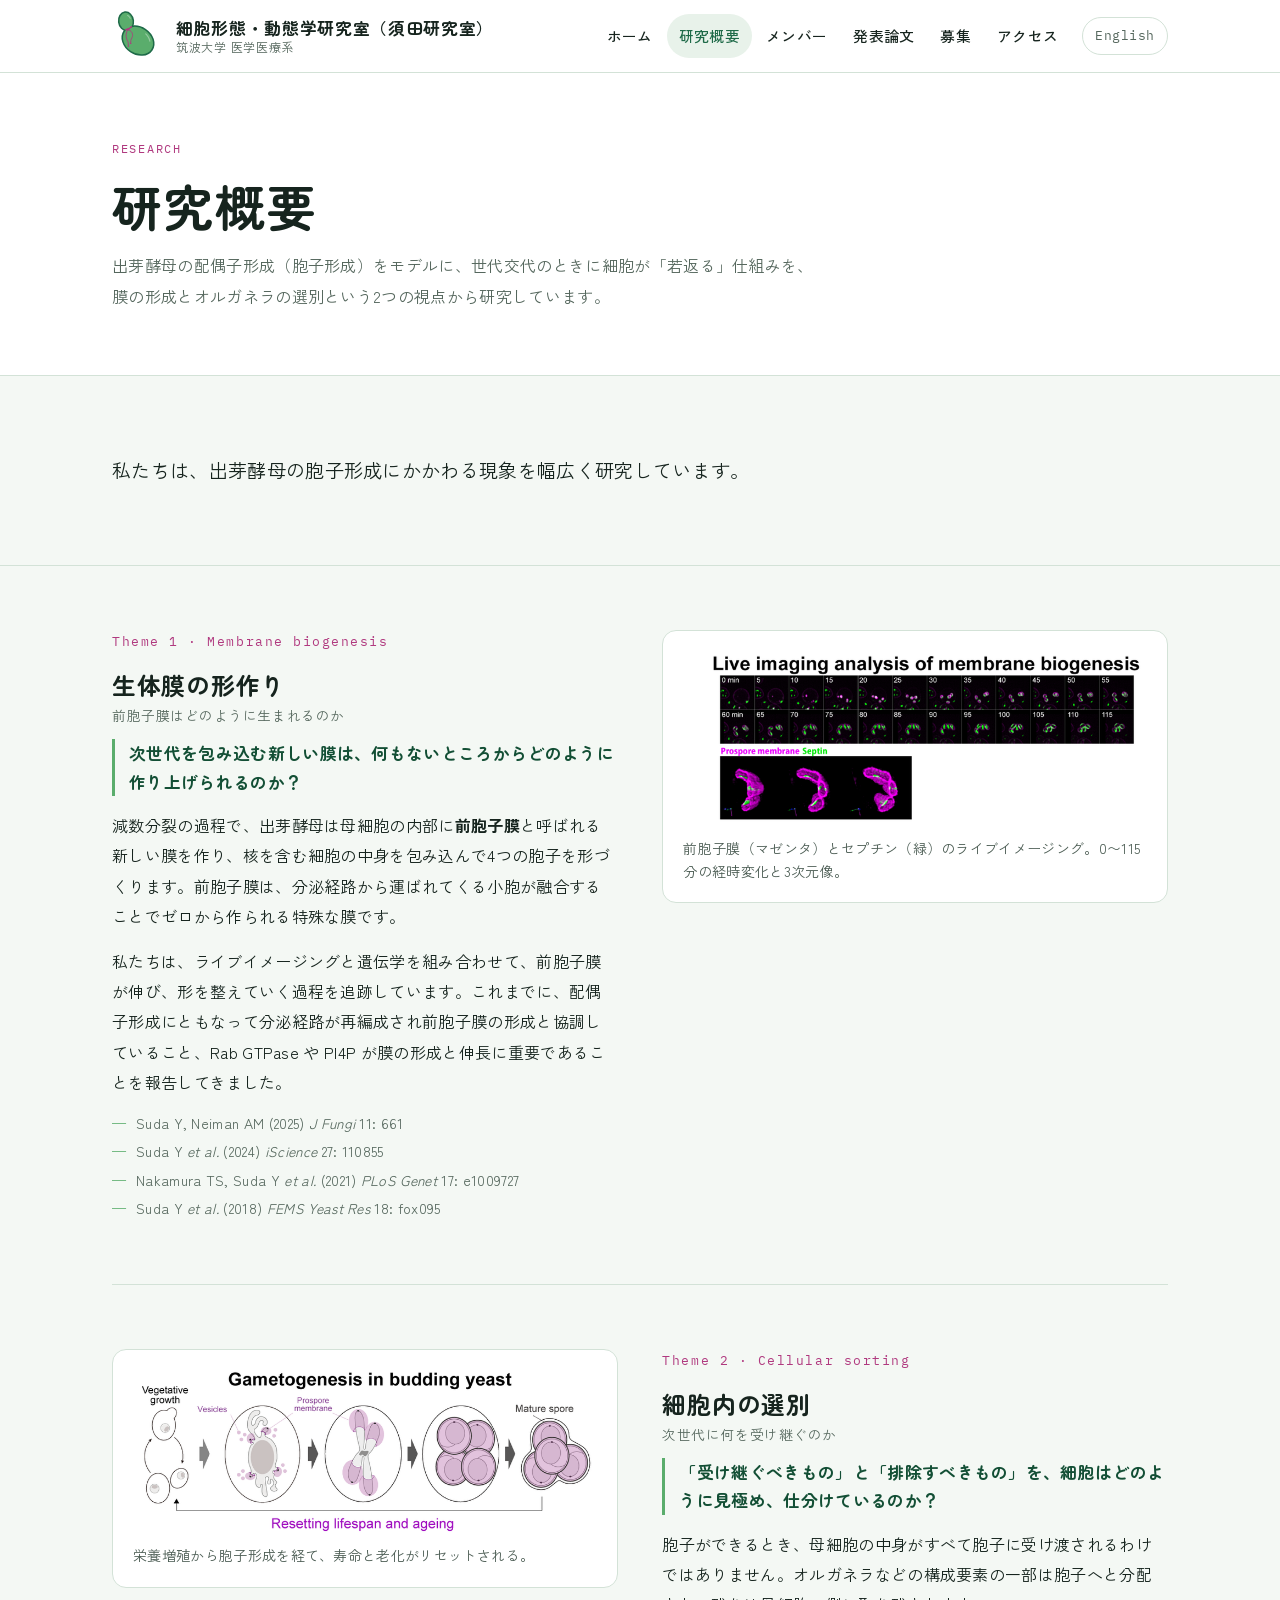
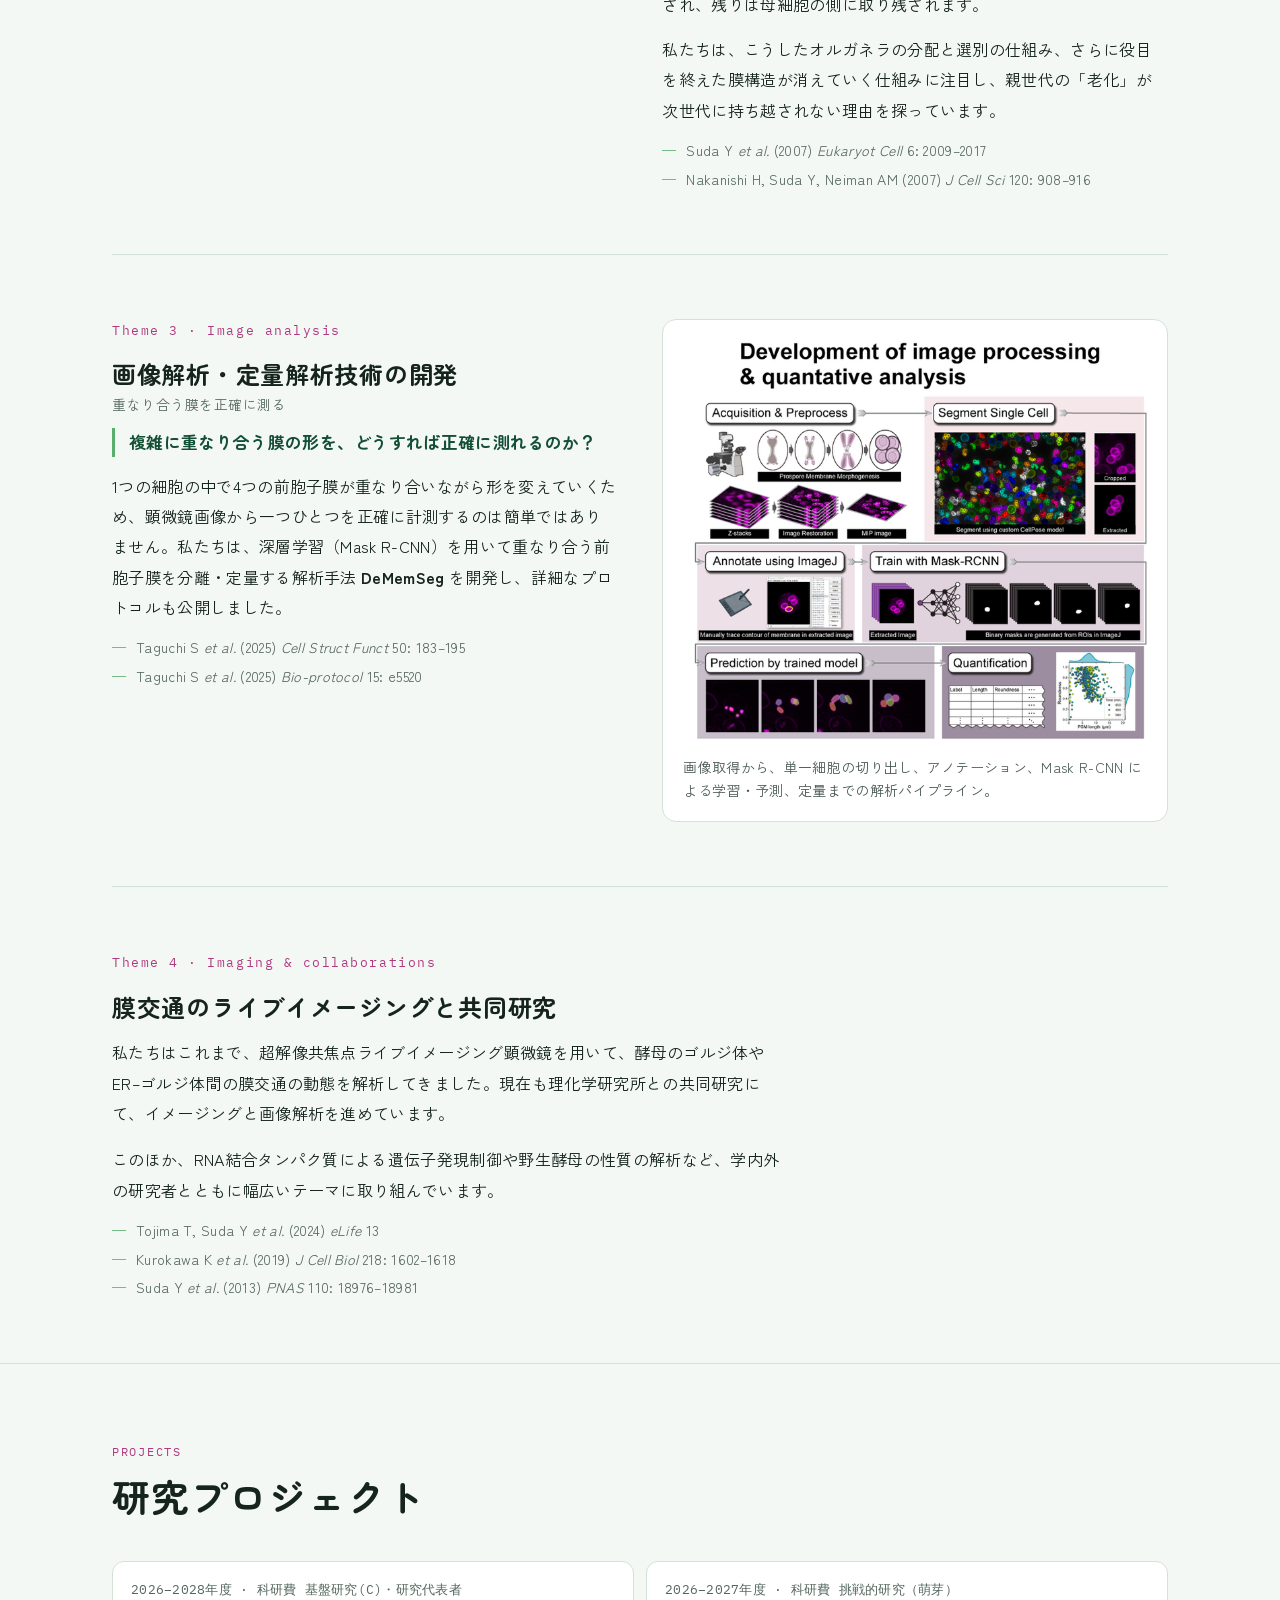
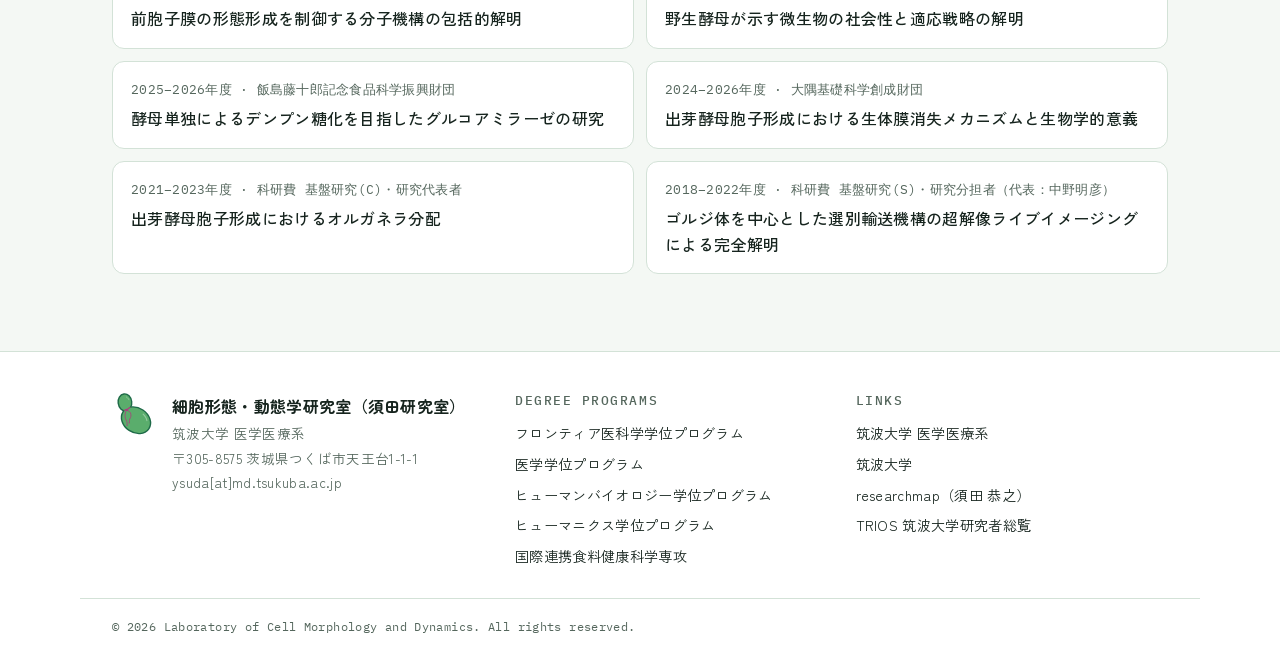
<file: research.html>
<!doctype html>
<html lang="ja">
<head>
<meta charset="utf-8">
<meta name="viewport" content="width=device-width, initial-scale=1, viewport-fit=cover">
<title>研究概要｜細胞形態・動態学研究室（須田研究室）</title>
<meta name="claude:viewport-fit-sides" content="cover">
<meta name="description" content="筑波大学 医学医療系 細胞形態・動態学研究室（須田研究室）。出芽酵母の配偶子形成をモデルに、細胞の若返りの仕組みを研究しています。">
<link rel="icon" href="favicon.svg" type="image/svg+xml">
<link rel="alternate" hreflang="en" href="research_en.html">
<link rel="preconnect" href="https://fonts.googleapis.com"><link rel="preconnect" href="https://fonts.gstatic.com" crossorigin><link rel="stylesheet" href="https://fonts.googleapis.com/css2?family=IBM+Plex+Mono:wght@400;500&family=Kosugi+Maru&family=Zen+Kaku+Gothic+New:wght@400;500;700&family=Zen+Maru+Gothic:wght@500;700&display=swap">
<link rel="stylesheet" href="style.css">
</head>
<body>
<a class="skip" href="#main">本文へスキップ</a>
<header class="site-header" data-menu="closed">
  <div class="wrap header-inner">
    <a class="brand" href="index.html"><svg class="brand-mark" aria-hidden="true" focusable="false" xmlns="http://www.w3.org/2000/svg" viewBox="-55.75 -37.41 305.65 305.65">
<g>
<g fill="#1e6a48" stroke="#1e6a48" stroke-width="18.0" stroke-linejoin="round"><ellipse cx="26.617439823902934" cy="28.646310215102698" rx="38.78" ry="49.65" transform="rotate(-7.082 26.617439823902934 28.646310215102698)"/><ellipse cx="97.07" cy="142.35" rx="93.93" ry="74.01" transform="rotate(34.011 97.07 142.35)"/></g>
<g fill="#5aad6c"><ellipse cx="26.617439823902934" cy="28.646310215102698" rx="38.78" ry="49.65" transform="rotate(-7.082 26.617439823902934 28.646310215102698)"/><ellipse cx="97.07" cy="142.35" rx="93.93" ry="74.01" transform="rotate(34.011 97.07 142.35)"/></g>
<path d="M142.41 103.08 L143.97 104.59 L145.48 106.13 L146.95 107.70 L148.38 109.31 L149.77 110.93 L151.11 112.59 L152.41 114.27 L153.66 115.98 L154.86 117.70 L156.01 119.45 L157.11 121.22 L158.16 123.00 L159.16 124.80 L160.11 126.62 L161.01 128.45 L161.85 130.29 L162.63 132.14 L163.36 134.00 L164.03 135.87 L164.65 137.74 L165.21 139.62 L165.71 141.50 L166.16 143.38 L166.54 145.26" fill="none" stroke="#ffffff" stroke-opacity="0.35" stroke-width="7" stroke-linecap="round"/><path d="M35.99 -5.21 L36.78 -4.79 L37.56 -4.34 L38.33 -3.86 L39.09 -3.35 L39.84 -2.82 L40.58 -2.26 L41.31 -1.68 L42.02 -1.07 L42.73 -0.43 L43.42 0.23 L44.09 0.91 L44.75 1.62 L45.39 2.35 L46.02 3.10 L46.64 3.88 L47.23 4.67 L47.81 5.49 L48.37 6.32 L48.91 7.18 L49.43 8.05 L49.94 8.94 L50.42 9.85 L50.88 10.77 L51.33 11.71" fill="none" stroke="#ffffff" stroke-opacity="0.35" stroke-width="6" stroke-linecap="round"/>
<path d="M24.64 78.68Q45.01 76.49 58.25 60.86" fill="none" stroke="#b0397f" stroke-width="8" stroke-linecap="round"/>
<path d="M36.36 79.24C26.36 94.24 24.36 116.24 30.36 132.24C35.36 144.24 42.36 152.24 40.36 166.24" fill="none" stroke="#b0397f" stroke-width="5" stroke-linecap="round"/>
<path d="M41.36 79.24C58.36 84.24 68.36 100.24 64.36 118.24C61.36 130.24 52.36 136.24 54.36 150.24" fill="none" stroke="#b0397f" stroke-width="5" stroke-linecap="round"/>
<ellipse cx="38.36" cy="76.24" rx="7.4" ry="6.2" fill="#b0397f"/>
<path d="M40.36 164.24l-5 14h10z" fill="#b0397f"/><path d="M54.36 148.24l-5 14h10z" fill="#b0397f"/>
</g>
</svg><span class="brand-text"><span class="brand-name">細胞形態・動態学研究室（須田研究室）</span><span class="brand-sub">筑波大学 医学医療系</span></span></a>
    <button class="menu-btn" type="button" aria-controls="site-nav" aria-expanded="false" aria-label="メニュー"><svg class="i-open" viewBox="0 0 24 24" fill="none" stroke="currentColor" stroke-width="2" stroke-linecap="round" aria-hidden="true"><path d="M4 7h16M4 12h16M4 17h16"/></svg><svg class="i-close" viewBox="0 0 24 24" fill="none" stroke="currentColor" stroke-width="2" stroke-linecap="round" aria-hidden="true"><path d="M6 6l12 12M18 6L6 18"/></svg></button>
    <nav class="nav" id="site-nav" data-open="false" aria-label="メインメニュー">
      <ul class="nav-list"><li><a href="index.html">ホーム</a></li><li><a href="research.html" aria-current="page">研究概要</a></li><li><a href="members.html">メンバー</a></li><li><a href="publications.html">発表論文</a></li><li><a href="join.html">募集</a></li><li><a href="access.html">アクセス</a></li></ul>
      <a class="lang" href="research_en.html" hreflang="en" lang="en">English</a>
    </nav>
  </div>
</header>
<main id="main">
<section class="page-hero"><div class="wrap">
  <span class="eyebrow">Research</span><h1>研究概要</h1><p>出芽酵母の配偶子形成（胞子形成）をモデルに、世代交代のときに細胞が「若返る」仕組みを、膜の形成とオルガネラの選別という2つの視点から研究しています。</p>
</div></section>
<section class="section"><div class="wrap"><div class="prose"><p class="lead">私たちは、出芽酵母の胞子形成にかかわる現象を幅広く研究しています。</p></div></div></section>
<section class="section" style="padding-block:0"><div class="wrap"><article class="theme"><div class="theme-text">
  <span class="theme-num">Theme 1 · Membrane biogenesis</span>
  <h2>生体膜の形作り<small>前胞子膜はどのように生まれるのか</small></h2>
  <p class="question">次世代を包み込む新しい膜は、何もないところからどのように作り上げられるのか？</p>
  <p>減数分裂の過程で、出芽酵母は母細胞の内部に<strong>前胞子膜</strong>と呼ばれる新しい膜を作り、核を含む細胞の中身を包み込んで4つの胞子を形づくります。前胞子膜は、分泌経路から運ばれてくる小胞が融合することでゼロから作られる特殊な膜です。</p>
  <p>私たちは、ライブイメージングと遺伝学を組み合わせて、前胞子膜が伸び、形を整えていく過程を追跡しています。これまでに、配偶子形成にともなって分泌経路が再編成され前胞子膜の形成と協調していること、Rab GTPase や PI4P が膜の形成と伸長に重要であることを報告してきました。</p>
  <ul class="refs"><li>Suda Y, Neiman AM (2025) <i>J Fungi</i> 11: 661</li><li>Suda Y <i>et al.</i> (2024) <i>iScience</i> 27: 110855</li><li>Nakamura TS, Suda Y <i>et al.</i> (2021) <i>PLoS Genet</i> 17: e1009727</li><li>Suda Y <i>et al.</i> (2018) <i>FEMS Yeast Res</i> 18: fox095</li></ul>
</div><figure class="figure"><img src="fig-liveimaging.png" alt="前胞子膜（マゼンタ）とセプチン（緑）のタイムラプス画像。0分から115分まで5分ごとに、前胞子膜が伸びていく様子と、3次元再構成像。" loading="lazy"><figcaption>前胞子膜（マゼンタ）とセプチン（緑）のライブイメージング。0〜115分の経時変化と3次元像。</figcaption></figure></article><article class="theme flip"><div class="theme-text">
  <span class="theme-num">Theme 2 · Cellular sorting</span>
  <h2>細胞内の選別<small>次世代に何を受け継ぐのか</small></h2>
  <p class="question">「受け継ぐべきもの」と「排除すべきもの」を、細胞はどのように見極め、仕分けているのか？</p>
  <p>胞子ができるとき、母細胞の中身がすべて胞子に受け渡されるわけではありません。オルガネラなどの構成要素の一部は胞子へと分配され、残りは母細胞の側に取り残されます。</p>
  <p>私たちは、こうしたオルガネラの分配と選別の仕組み、さらに役目を終えた膜構造が消えていく仕組みに注目し、親世代の「老化」が次世代に持ち越されない理由を探っています。</p>
  <ul class="refs"><li>Suda Y <i>et al.</i> (2007) <i>Eukaryot Cell</i> 6: 2009–2017</li><li>Nakanishi H, Suda Y, Neiman AM (2007) <i>J Cell Sci</i> 120: 908–916</li></ul>
</div><figure class="figure"><img src="fig-gametogenesis.png" alt="出芽酵母の配偶子形成の模式図。栄養増殖、前胞子膜の形成、4つの胞子をもつ成熟胞子、そして寿命と老化のリセット。" loading="lazy"><figcaption>栄養増殖から胞子形成を経て、寿命と老化がリセットされる。</figcaption></figure></article><article class="theme"><div class="theme-text">
  <span class="theme-num">Theme 3 · Image analysis</span>
  <h2>画像解析・定量解析技術の開発<small>重なり合う膜を正確に測る</small></h2>
  <p class="question">複雑に重なり合う膜の形を、どうすれば正確に測れるのか？</p>
  <p>1つの細胞の中で4つの前胞子膜が重なり合いながら形を変えていくため、顕微鏡画像から一つひとつを正確に計測するのは簡単ではありません。私たちは、深層学習（Mask R-CNN）を用いて重なり合う前胞子膜を分離・定量する解析手法 <strong>DeMemSeg</strong> を開発し、詳細なプロトコルも公開しました。</p>
  <ul class="refs"><li>Taguchi S <i>et al.</i> (2025) <i>Cell Struct Funct</i> 50: 183–195</li><li>Taguchi S <i>et al.</i> (2025) <i>Bio-protocol</i> 15: e5520</li></ul>
</div><figure class="figure"><img src="fig-imageanalysis.png" alt="画像解析パイプラインの図。画像取得と前処理、Cellpose による単一細胞の切り出し、ImageJ でのアノテーション、Mask R-CNN による学習と予測、膜の長さと丸さの定量。" loading="lazy"><figcaption>画像取得から、単一細胞の切り出し、アノテーション、Mask R-CNN による学習・予測、定量までの解析パイプライン。</figcaption></figure></article><article class="theme single"><div class="theme-text">
  <span class="theme-num">Theme 4 · Imaging &amp; collaborations</span>
  <h2>膜交通のライブイメージングと共同研究</h2>
  <div class="prose"><p>私たちはこれまで、超解像共焦点ライブイメージング顕微鏡を用いて、酵母のゴルジ体や ER–ゴルジ体間の膜交通の動態を解析してきました。現在も理化学研究所との共同研究にて、イメージングと画像解析を進めています。</p>
  <p>このほか、RNA結合タンパク質による遺伝子発現制御や野生酵母の性質の解析など、学内外の研究者とともに幅広いテーマに取り組んでいます。</p></div>
  <ul class="refs"><li>Tojima T, Suda Y <i>et al.</i> (2024) <i>eLife</i> 13</li><li>Kurokawa K <i>et al.</i> (2019) <i>J Cell Biol</i> 218: 1602–1618</li><li>Suda Y <i>et al.</i> (2013) <i>PNAS</i> 110: 18976–18981</li></ul>
</div></article></div></section>
<section class="section"><div class="wrap">
  <div class="section-head"><span class="eyebrow">Projects</span><h2 class="section-title">研究プロジェクト</h2></div>
  <ul class="grants"><li><span class="g-meta">2026–2028年度 · 科研費 基盤研究(C)・研究代表者</span><span class="g-title">前胞子膜の形態形成を制御する分子機構の包括的解明</span></li><li><span class="g-meta">2026–2027年度 · 科研費 挑戦的研究（萌芽）</span><span class="g-title">野生酵母が示す微生物の社会性と適応戦略の解明</span></li><li><span class="g-meta">2025–2026年度 · 飯島藤十郎記念食品科学振興財団</span><span class="g-title">酵母単独によるデンプン糖化を目指したグルコアミラーゼの研究</span></li><li><span class="g-meta">2024–2026年度 · 大隅基礎科学創成財団</span><span class="g-title">出芽酵母胞子形成における生体膜消失メカニズムと生物学的意義</span></li><li><span class="g-meta">2021–2023年度 · 科研費 基盤研究(C)・研究代表者</span><span class="g-title">出芽酵母胞子形成におけるオルガネラ分配</span></li><li><span class="g-meta">2018–2022年度 · 科研費 基盤研究(S)・研究分担者（代表：中野明彦）</span><span class="g-title">ゴルジ体を中心とした選別輸送機構の超解像ライブイメージングによる完全解明</span></li></ul>
</div></section>
</main>
<footer class="site-footer">
  <div class="wrap footer-grid">
    <div class="footer-brand"><svg class="brand-mark" aria-hidden="true" focusable="false" xmlns="http://www.w3.org/2000/svg" viewBox="-55.75 -37.41 305.65 305.65">
<g>
<g fill="#1e6a48" stroke="#1e6a48" stroke-width="18.0" stroke-linejoin="round"><ellipse cx="26.617439823902934" cy="28.646310215102698" rx="38.78" ry="49.65" transform="rotate(-7.082 26.617439823902934 28.646310215102698)"/><ellipse cx="97.07" cy="142.35" rx="93.93" ry="74.01" transform="rotate(34.011 97.07 142.35)"/></g>
<g fill="#5aad6c"><ellipse cx="26.617439823902934" cy="28.646310215102698" rx="38.78" ry="49.65" transform="rotate(-7.082 26.617439823902934 28.646310215102698)"/><ellipse cx="97.07" cy="142.35" rx="93.93" ry="74.01" transform="rotate(34.011 97.07 142.35)"/></g>
<path d="M142.41 103.08 L143.97 104.59 L145.48 106.13 L146.95 107.70 L148.38 109.31 L149.77 110.93 L151.11 112.59 L152.41 114.27 L153.66 115.98 L154.86 117.70 L156.01 119.45 L157.11 121.22 L158.16 123.00 L159.16 124.80 L160.11 126.62 L161.01 128.45 L161.85 130.29 L162.63 132.14 L163.36 134.00 L164.03 135.87 L164.65 137.74 L165.21 139.62 L165.71 141.50 L166.16 143.38 L166.54 145.26" fill="none" stroke="#ffffff" stroke-opacity="0.35" stroke-width="7" stroke-linecap="round"/><path d="M35.99 -5.21 L36.78 -4.79 L37.56 -4.34 L38.33 -3.86 L39.09 -3.35 L39.84 -2.82 L40.58 -2.26 L41.31 -1.68 L42.02 -1.07 L42.73 -0.43 L43.42 0.23 L44.09 0.91 L44.75 1.62 L45.39 2.35 L46.02 3.10 L46.64 3.88 L47.23 4.67 L47.81 5.49 L48.37 6.32 L48.91 7.18 L49.43 8.05 L49.94 8.94 L50.42 9.85 L50.88 10.77 L51.33 11.71" fill="none" stroke="#ffffff" stroke-opacity="0.35" stroke-width="6" stroke-linecap="round"/>
<path d="M24.64 78.68Q45.01 76.49 58.25 60.86" fill="none" stroke="#b0397f" stroke-width="8" stroke-linecap="round"/>
<path d="M36.36 79.24C26.36 94.24 24.36 116.24 30.36 132.24C35.36 144.24 42.36 152.24 40.36 166.24" fill="none" stroke="#b0397f" stroke-width="5" stroke-linecap="round"/>
<path d="M41.36 79.24C58.36 84.24 68.36 100.24 64.36 118.24C61.36 130.24 52.36 136.24 54.36 150.24" fill="none" stroke="#b0397f" stroke-width="5" stroke-linecap="round"/>
<ellipse cx="38.36" cy="76.24" rx="7.4" ry="6.2" fill="#b0397f"/>
<path d="M40.36 164.24l-5 14h10z" fill="#b0397f"/><path d="M54.36 148.24l-5 14h10z" fill="#b0397f"/>
</g>
</svg><address><strong>細胞形態・動態学研究室（須田研究室）</strong>筑波大学 医学医療系<br>〒305-8575 茨城県つくば市天王台1-1-1<br>ysuda[at]md.tsukuba.ac.jp</address></div>
    <div class="footer-col"><h2>Degree programs</h2><ul><li><a href="https://www.md.tsukuba.ac.jp/FrontierSite/" target="_blank" rel="noopener">フロンティア医科学学位プログラム</a></li><li><a href="https://www.md.tsukuba.ac.jp/gradmed/" target="_blank" rel="noopener">医学学位プログラム</a></li><li><a href="https://hbp.tsukuba.ac.jp/" target="_blank" rel="noopener">ヒューマンバイオロジー学位プログラム</a></li><li><a href="https://g-sigma.edu.tsukuba.ac.jp/humanics/" target="_blank" rel="noopener">ヒューマニクス学位プログラム</a></li><li><a href="https://www.gip.tsukuba.ac.jp/" target="_blank" rel="noopener">国際連携食料健康科学専攻</a></li></ul></div>
    <div class="footer-col"><h2>Links</h2><ul><li><a href="https://www.md.tsukuba.ac.jp/top/" target="_blank" rel="noopener">筑波大学 医学医療系</a></li><li><a href="https://www.tsukuba.ac.jp/" target="_blank" rel="noopener">筑波大学</a></li><li><a href="https://researchmap.jp/yasu_suda/" target="_blank" rel="noopener">researchmap（須田 恭之）</a></li><li><a href="https://trios.tsukuba.ac.jp/researcher/0000003522" target="_blank" rel="noopener">TRIOS 筑波大学研究者総覧</a></li></ul></div>
  </div>
  <div class="wrap copyright">© 2026 Laboratory of Cell Morphology and Dynamics. All rights reserved.</div>
</footer>
<script src="main.js"></script>
</body>
</html>
</file>
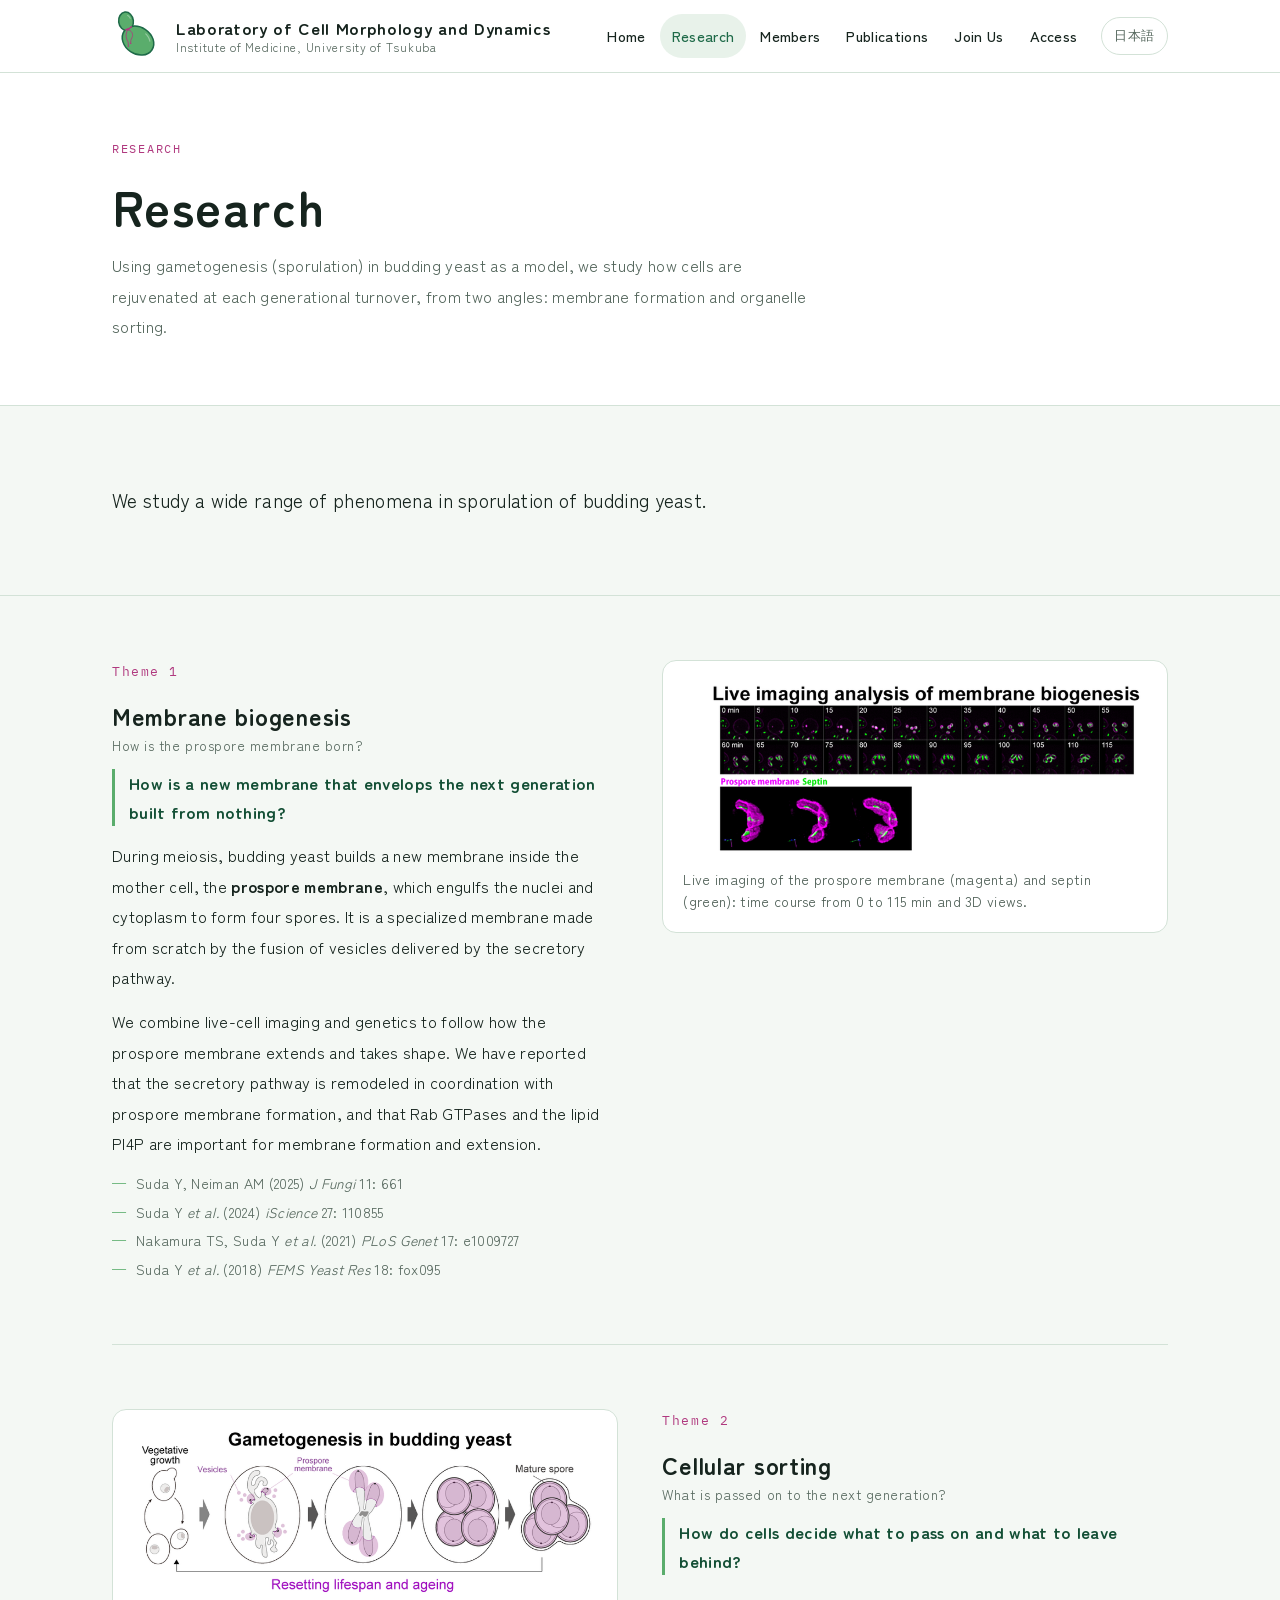
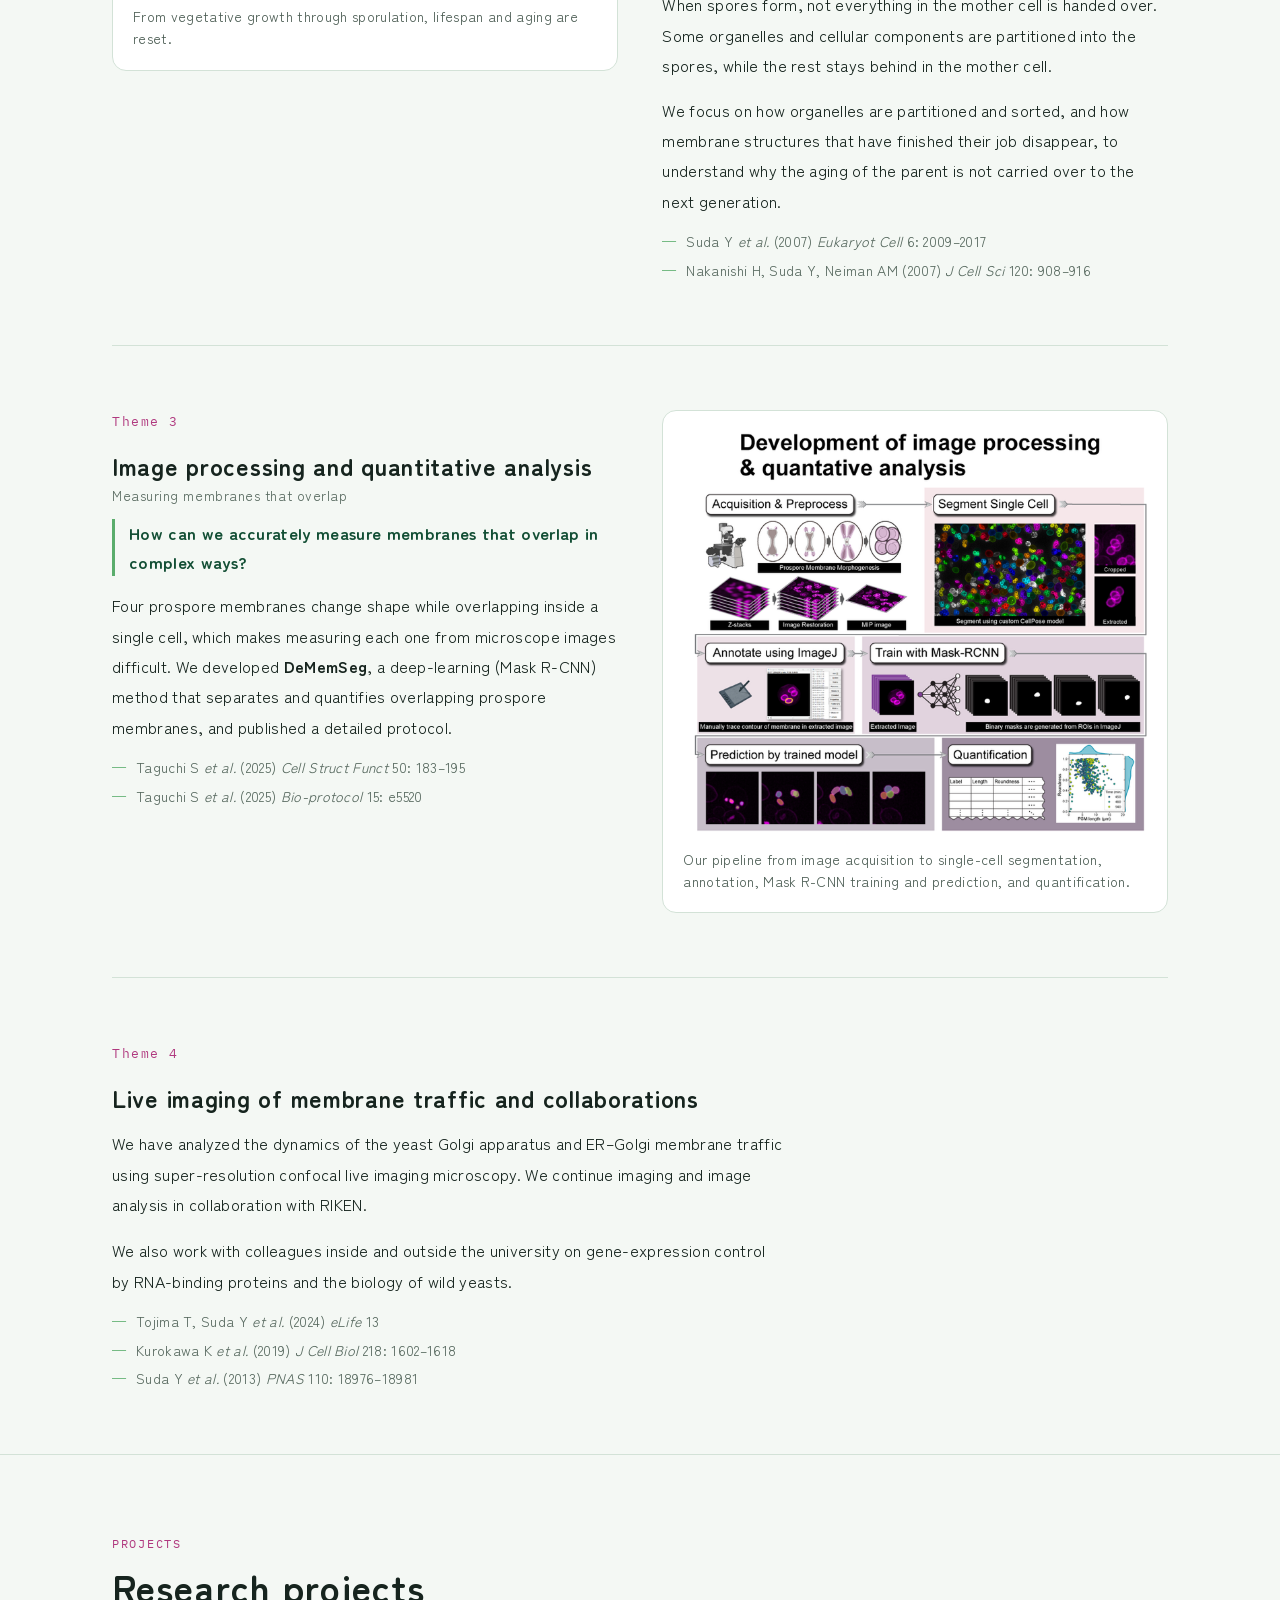
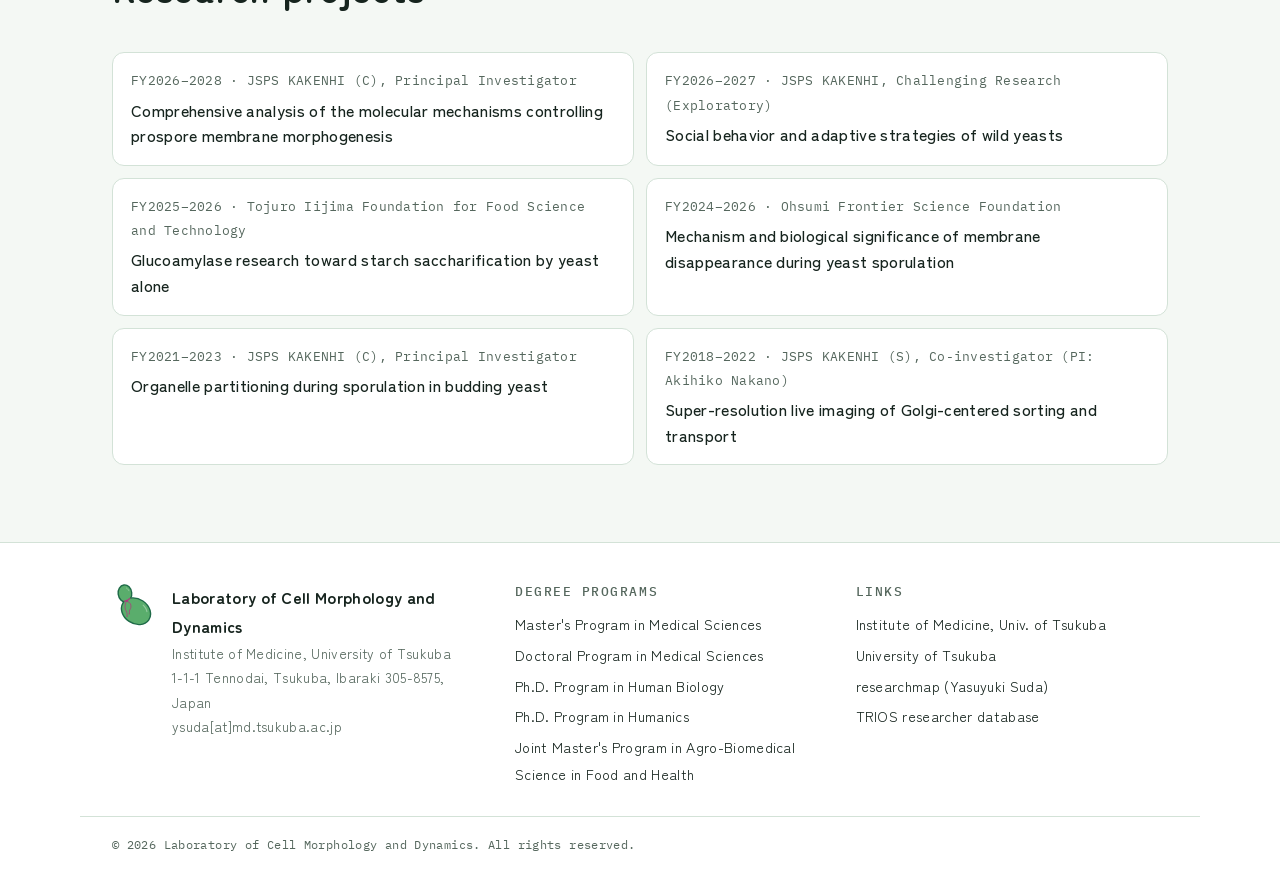
<file: research_en.html>
<!doctype html>
<html lang="en">
<head>
<meta charset="utf-8">
<meta name="viewport" content="width=device-width, initial-scale=1, viewport-fit=cover">
<title>Research | Laboratory of Cell Morphology and Dynamics</title>
<meta name="claude:viewport-fit-sides" content="cover">
<meta name="description" content="Laboratory of Cell Morphology and Dynamics, Institute of Medicine, University of Tsukuba. We study cellular rejuvenation through gametogenesis in budding yeast.">
<link rel="icon" href="favicon.svg" type="image/svg+xml">
<link rel="alternate" hreflang="ja" href="research.html">
<link rel="preconnect" href="https://fonts.googleapis.com"><link rel="preconnect" href="https://fonts.gstatic.com" crossorigin><link rel="stylesheet" href="https://fonts.googleapis.com/css2?family=IBM+Plex+Mono:wght@400;500&family=Kosugi+Maru&family=Zen+Kaku+Gothic+New:wght@400;500;700&family=Zen+Maru+Gothic:wght@500;700&display=swap">
<link rel="stylesheet" href="style.css">
</head>
<body>
<a class="skip" href="#main">Skip to content</a>
<header class="site-header" data-menu="closed">
  <div class="wrap header-inner">
    <a class="brand" href="index_en.html"><svg class="brand-mark" aria-hidden="true" focusable="false" xmlns="http://www.w3.org/2000/svg" viewBox="-55.75 -37.41 305.65 305.65">
<g>
<g fill="#1e6a48" stroke="#1e6a48" stroke-width="18.0" stroke-linejoin="round"><ellipse cx="26.617439823902934" cy="28.646310215102698" rx="38.78" ry="49.65" transform="rotate(-7.082 26.617439823902934 28.646310215102698)"/><ellipse cx="97.07" cy="142.35" rx="93.93" ry="74.01" transform="rotate(34.011 97.07 142.35)"/></g>
<g fill="#5aad6c"><ellipse cx="26.617439823902934" cy="28.646310215102698" rx="38.78" ry="49.65" transform="rotate(-7.082 26.617439823902934 28.646310215102698)"/><ellipse cx="97.07" cy="142.35" rx="93.93" ry="74.01" transform="rotate(34.011 97.07 142.35)"/></g>
<path d="M142.41 103.08 L143.97 104.59 L145.48 106.13 L146.95 107.70 L148.38 109.31 L149.77 110.93 L151.11 112.59 L152.41 114.27 L153.66 115.98 L154.86 117.70 L156.01 119.45 L157.11 121.22 L158.16 123.00 L159.16 124.80 L160.11 126.62 L161.01 128.45 L161.85 130.29 L162.63 132.14 L163.36 134.00 L164.03 135.87 L164.65 137.74 L165.21 139.62 L165.71 141.50 L166.16 143.38 L166.54 145.26" fill="none" stroke="#ffffff" stroke-opacity="0.35" stroke-width="7" stroke-linecap="round"/><path d="M35.99 -5.21 L36.78 -4.79 L37.56 -4.34 L38.33 -3.86 L39.09 -3.35 L39.84 -2.82 L40.58 -2.26 L41.31 -1.68 L42.02 -1.07 L42.73 -0.43 L43.42 0.23 L44.09 0.91 L44.75 1.62 L45.39 2.35 L46.02 3.10 L46.64 3.88 L47.23 4.67 L47.81 5.49 L48.37 6.32 L48.91 7.18 L49.43 8.05 L49.94 8.94 L50.42 9.85 L50.88 10.77 L51.33 11.71" fill="none" stroke="#ffffff" stroke-opacity="0.35" stroke-width="6" stroke-linecap="round"/>
<path d="M24.64 78.68Q45.01 76.49 58.25 60.86" fill="none" stroke="#b0397f" stroke-width="8" stroke-linecap="round"/>
<path d="M36.36 79.24C26.36 94.24 24.36 116.24 30.36 132.24C35.36 144.24 42.36 152.24 40.36 166.24" fill="none" stroke="#b0397f" stroke-width="5" stroke-linecap="round"/>
<path d="M41.36 79.24C58.36 84.24 68.36 100.24 64.36 118.24C61.36 130.24 52.36 136.24 54.36 150.24" fill="none" stroke="#b0397f" stroke-width="5" stroke-linecap="round"/>
<ellipse cx="38.36" cy="76.24" rx="7.4" ry="6.2" fill="#b0397f"/>
<path d="M40.36 164.24l-5 14h10z" fill="#b0397f"/><path d="M54.36 148.24l-5 14h10z" fill="#b0397f"/>
</g>
</svg><span class="brand-text"><span class="brand-name">Laboratory of Cell Morphology and Dynamics</span><span class="brand-sub">Institute of Medicine, University of Tsukuba</span></span></a>
    <button class="menu-btn" type="button" aria-controls="site-nav" aria-expanded="false" aria-label="Menu"><svg class="i-open" viewBox="0 0 24 24" fill="none" stroke="currentColor" stroke-width="2" stroke-linecap="round" aria-hidden="true"><path d="M4 7h16M4 12h16M4 17h16"/></svg><svg class="i-close" viewBox="0 0 24 24" fill="none" stroke="currentColor" stroke-width="2" stroke-linecap="round" aria-hidden="true"><path d="M6 6l12 12M18 6L6 18"/></svg></button>
    <nav class="nav" id="site-nav" data-open="false" aria-label="Main menu">
      <ul class="nav-list"><li><a href="index_en.html">Home</a></li><li><a href="research_en.html" aria-current="page">Research</a></li><li><a href="members_en.html">Members</a></li><li><a href="publications_en.html">Publications</a></li><li><a href="join_en.html">Join Us</a></li><li><a href="access_en.html">Access</a></li></ul>
      <a class="lang" href="research.html" hreflang="ja" lang="ja">日本語</a>
    </nav>
  </div>
</header>
<main id="main">
<section class="page-hero"><div class="wrap">
  <span class="eyebrow">Research</span><h1>Research</h1><p>Using gametogenesis (sporulation) in budding yeast as a model, we study how cells are rejuvenated at each generational turnover, from two angles: membrane formation and organelle sorting.</p>
</div></section>
<section class="section"><div class="wrap"><div class="prose"><p class="lead">We study a wide range of phenomena in sporulation of budding yeast.</p></div></div></section>
<section class="section" style="padding-block:0"><div class="wrap"><article class="theme"><div class="theme-text">
  <span class="theme-num">Theme 1</span>
  <h2>Membrane biogenesis<small>How is the prospore membrane born?</small></h2>
  <p class="question">How is a new membrane that envelops the next generation built from nothing?</p>
  <p>During meiosis, budding yeast builds a new membrane inside the mother cell, the <strong>prospore membrane</strong>, which engulfs the nuclei and cytoplasm to form four spores. It is a specialized membrane made from scratch by the fusion of vesicles delivered by the secretory pathway.</p>
  <p>We combine live-cell imaging and genetics to follow how the prospore membrane extends and takes shape. We have reported that the secretory pathway is remodeled in coordination with prospore membrane formation, and that Rab GTPases and the lipid PI4P are important for membrane formation and extension.</p>
  <ul class="refs"><li>Suda Y, Neiman AM (2025) <i>J Fungi</i> 11: 661</li><li>Suda Y <i>et al.</i> (2024) <i>iScience</i> 27: 110855</li><li>Nakamura TS, Suda Y <i>et al.</i> (2021) <i>PLoS Genet</i> 17: e1009727</li><li>Suda Y <i>et al.</i> (2018) <i>FEMS Yeast Res</i> 18: fox095</li></ul>
</div><figure class="figure"><img src="fig-liveimaging.png" alt="Time-lapse images of the prospore membrane (magenta) and septin (green) every 5 minutes from 0 to 115 minutes, and three-dimensional reconstructions." loading="lazy"><figcaption>Live imaging of the prospore membrane (magenta) and septin (green): time course from 0 to 115 min and 3D views.</figcaption></figure></article><article class="theme flip"><div class="theme-text">
  <span class="theme-num">Theme 2</span>
  <h2>Cellular sorting<small>What is passed on to the next generation?</small></h2>
  <p class="question">How do cells decide what to pass on and what to leave behind?</p>
  <p>When spores form, not everything in the mother cell is handed over. Some organelles and cellular components are partitioned into the spores, while the rest stays behind in the mother cell.</p>
  <p>We focus on how organelles are partitioned and sorted, and how membrane structures that have finished their job disappear, to understand why the aging of the parent is not carried over to the next generation.</p>
  <ul class="refs"><li>Suda Y <i>et al.</i> (2007) <i>Eukaryot Cell</i> 6: 2009–2017</li><li>Nakanishi H, Suda Y, Neiman AM (2007) <i>J Cell Sci</i> 120: 908–916</li></ul>
</div><figure class="figure"><img src="fig-gametogenesis.png" alt="Diagram of budding yeast gametogenesis: vegetative growth, prospore membrane formation, mature spores, and the reset of lifespan and aging." loading="lazy"><figcaption>From vegetative growth through sporulation, lifespan and aging are reset.</figcaption></figure></article><article class="theme"><div class="theme-text">
  <span class="theme-num">Theme 3</span>
  <h2>Image processing and quantitative analysis<small>Measuring membranes that overlap</small></h2>
  <p class="question">How can we accurately measure membranes that overlap in complex ways?</p>
  <p>Four prospore membranes change shape while overlapping inside a single cell, which makes measuring each one from microscope images difficult. We developed <strong>DeMemSeg</strong>, a deep-learning (Mask R-CNN) method that separates and quantifies overlapping prospore membranes, and published a detailed protocol.</p>
  <ul class="refs"><li>Taguchi S <i>et al.</i> (2025) <i>Cell Struct Funct</i> 50: 183–195</li><li>Taguchi S <i>et al.</i> (2025) <i>Bio-protocol</i> 15: e5520</li></ul>
</div><figure class="figure"><img src="fig-imageanalysis.png" alt="Image analysis pipeline: acquisition and preprocessing, single-cell segmentation with Cellpose, annotation in ImageJ, training and prediction with Mask R-CNN, and quantification of membrane length and roundness." loading="lazy"><figcaption>Our pipeline from image acquisition to single-cell segmentation, annotation, Mask R-CNN training and prediction, and quantification.</figcaption></figure></article><article class="theme single"><div class="theme-text">
  <span class="theme-num">Theme 4</span>
  <h2>Live imaging of membrane traffic and collaborations</h2>
  <div class="prose"><p>We have analyzed the dynamics of the yeast Golgi apparatus and ER–Golgi membrane traffic using super-resolution confocal live imaging microscopy. We continue imaging and image analysis in collaboration with RIKEN.</p>
  <p>We also work with colleagues inside and outside the university on gene-expression control by RNA-binding proteins and the biology of wild yeasts.</p></div>
  <ul class="refs"><li>Tojima T, Suda Y <i>et al.</i> (2024) <i>eLife</i> 13</li><li>Kurokawa K <i>et al.</i> (2019) <i>J Cell Biol</i> 218: 1602–1618</li><li>Suda Y <i>et al.</i> (2013) <i>PNAS</i> 110: 18976–18981</li></ul>
</div></article></div></section>
<section class="section"><div class="wrap">
  <div class="section-head"><span class="eyebrow">Projects</span><h2 class="section-title">Research projects</h2></div>
  <ul class="grants"><li><span class="g-meta">FY2026–2028 · JSPS KAKENHI (C), Principal Investigator</span><span class="g-title">Comprehensive analysis of the molecular mechanisms controlling prospore membrane morphogenesis</span></li><li><span class="g-meta">FY2026–2027 · JSPS KAKENHI, Challenging Research (Exploratory)</span><span class="g-title">Social behavior and adaptive strategies of wild yeasts</span></li><li><span class="g-meta">FY2025–2026 · Tojuro Iijima Foundation for Food Science and Technology</span><span class="g-title">Glucoamylase research toward starch saccharification by yeast alone</span></li><li><span class="g-meta">FY2024–2026 · Ohsumi Frontier Science Foundation</span><span class="g-title">Mechanism and biological significance of membrane disappearance during yeast sporulation</span></li><li><span class="g-meta">FY2021–2023 · JSPS KAKENHI (C), Principal Investigator</span><span class="g-title">Organelle partitioning during sporulation in budding yeast</span></li><li><span class="g-meta">FY2018–2022 · JSPS KAKENHI (S), Co-investigator (PI: Akihiko Nakano)</span><span class="g-title">Super-resolution live imaging of Golgi-centered sorting and transport</span></li></ul>
</div></section>
</main>
<footer class="site-footer">
  <div class="wrap footer-grid">
    <div class="footer-brand"><svg class="brand-mark" aria-hidden="true" focusable="false" xmlns="http://www.w3.org/2000/svg" viewBox="-55.75 -37.41 305.65 305.65">
<g>
<g fill="#1e6a48" stroke="#1e6a48" stroke-width="18.0" stroke-linejoin="round"><ellipse cx="26.617439823902934" cy="28.646310215102698" rx="38.78" ry="49.65" transform="rotate(-7.082 26.617439823902934 28.646310215102698)"/><ellipse cx="97.07" cy="142.35" rx="93.93" ry="74.01" transform="rotate(34.011 97.07 142.35)"/></g>
<g fill="#5aad6c"><ellipse cx="26.617439823902934" cy="28.646310215102698" rx="38.78" ry="49.65" transform="rotate(-7.082 26.617439823902934 28.646310215102698)"/><ellipse cx="97.07" cy="142.35" rx="93.93" ry="74.01" transform="rotate(34.011 97.07 142.35)"/></g>
<path d="M142.41 103.08 L143.97 104.59 L145.48 106.13 L146.95 107.70 L148.38 109.31 L149.77 110.93 L151.11 112.59 L152.41 114.27 L153.66 115.98 L154.86 117.70 L156.01 119.45 L157.11 121.22 L158.16 123.00 L159.16 124.80 L160.11 126.62 L161.01 128.45 L161.85 130.29 L162.63 132.14 L163.36 134.00 L164.03 135.87 L164.65 137.74 L165.21 139.62 L165.71 141.50 L166.16 143.38 L166.54 145.26" fill="none" stroke="#ffffff" stroke-opacity="0.35" stroke-width="7" stroke-linecap="round"/><path d="M35.99 -5.21 L36.78 -4.79 L37.56 -4.34 L38.33 -3.86 L39.09 -3.35 L39.84 -2.82 L40.58 -2.26 L41.31 -1.68 L42.02 -1.07 L42.73 -0.43 L43.42 0.23 L44.09 0.91 L44.75 1.62 L45.39 2.35 L46.02 3.10 L46.64 3.88 L47.23 4.67 L47.81 5.49 L48.37 6.32 L48.91 7.18 L49.43 8.05 L49.94 8.94 L50.42 9.85 L50.88 10.77 L51.33 11.71" fill="none" stroke="#ffffff" stroke-opacity="0.35" stroke-width="6" stroke-linecap="round"/>
<path d="M24.64 78.68Q45.01 76.49 58.25 60.86" fill="none" stroke="#b0397f" stroke-width="8" stroke-linecap="round"/>
<path d="M36.36 79.24C26.36 94.24 24.36 116.24 30.36 132.24C35.36 144.24 42.36 152.24 40.36 166.24" fill="none" stroke="#b0397f" stroke-width="5" stroke-linecap="round"/>
<path d="M41.36 79.24C58.36 84.24 68.36 100.24 64.36 118.24C61.36 130.24 52.36 136.24 54.36 150.24" fill="none" stroke="#b0397f" stroke-width="5" stroke-linecap="round"/>
<ellipse cx="38.36" cy="76.24" rx="7.4" ry="6.2" fill="#b0397f"/>
<path d="M40.36 164.24l-5 14h10z" fill="#b0397f"/><path d="M54.36 148.24l-5 14h10z" fill="#b0397f"/>
</g>
</svg><address><strong>Laboratory of Cell Morphology and Dynamics</strong>Institute of Medicine, University of Tsukuba<br>1-1-1 Tennodai, Tsukuba, Ibaraki 305-8575, Japan<br>ysuda[at]md.tsukuba.ac.jp</address></div>
    <div class="footer-col"><h2>Degree programs</h2><ul><li><a href="https://www.md.tsukuba.ac.jp/FrontierSite/" target="_blank" rel="noopener">Master's Program in Medical Sciences</a></li><li><a href="https://www.md.tsukuba.ac.jp/gradmed/" target="_blank" rel="noopener">Doctoral Program in Medical Sciences</a></li><li><a href="https://hbp.tsukuba.ac.jp/" target="_blank" rel="noopener">Ph.D. Program in Human Biology</a></li><li><a href="https://g-sigma.edu.tsukuba.ac.jp/humanics/" target="_blank" rel="noopener">Ph.D. Program in Humanics</a></li><li><a href="https://www.gip.tsukuba.ac.jp/" target="_blank" rel="noopener">Joint Master's Program in Agro-Biomedical Science in Food and Health</a></li></ul></div>
    <div class="footer-col"><h2>Links</h2><ul><li><a href="https://www.md.tsukuba.ac.jp/top/" target="_blank" rel="noopener">Institute of Medicine, Univ. of Tsukuba</a></li><li><a href="https://www.tsukuba.ac.jp/en/" target="_blank" rel="noopener">University of Tsukuba</a></li><li><a href="https://researchmap.jp/yasu_suda/" target="_blank" rel="noopener">researchmap (Yasuyuki Suda)</a></li><li><a href="https://trios.tsukuba.ac.jp/researcher/0000003522" target="_blank" rel="noopener">TRIOS researcher database</a></li></ul></div>
  </div>
  <div class="wrap copyright">© 2026 Laboratory of Cell Morphology and Dynamics. All rights reserved.</div>
</footer>
<script src="main.js"></script>
</body>
</html>
</file>
<file: style.css>
/* Layout: "specimen sheet" — calm white sheets on a pale leaf ground, one green identity,
   magenta used sparingly as in the lab's own two-colour micrographs (prospore membrane / septin). */
:root {
  --bg: #f4f8f4;
  --surface: #ffffff;
  --surface-2: #e8f2ea;
  --ink: #16241e;
  --muted: #55675d;
  --line: #d3e2d7;
  --green: #1e6a48;
  --green-strong: #134f35;
  --leaf: #5aad6c;
  --magenta: #b0397f;
  --on-green: #ffffff;
  --fig-bg: #ffffff;
  --fig-ink: #4b5c53;

  --font-display: "Zen Maru Gothic", "Hiragino Maru Gothic ProN", "Hiragino Sans", "Noto Sans JP", system-ui, sans-serif;
  --font-body: "Zen Kaku Gothic New", "Hiragino Sans", "Hiragino Kaku Gothic ProN", "Noto Sans JP", "Yu Gothic", system-ui, sans-serif;
  --font-mono: "IBM Plex Mono", ui-monospace, "SFMono-Regular", Menlo, Consolas, monospace;

  --step--1: 0.875rem;
  --step-0: 1rem;
  --step-1: 1.2rem;
  --step-2: 1.5rem;
  --step-3: clamp(1.75rem, 1.3rem + 1.6vw, 2.35rem);
  --step-4: clamp(2rem, 1.4rem + 2.6vw, 3.1rem);

  --wrap: 1120px;
  --radius: 14px;
}
@media (prefers-color-scheme: dark) {
  :root:not([data-theme="light"]) {
    --bg: #0d1612;
    --surface: #13201a;
    --surface-2: #1a2c24;
    --ink: #e3eee7;
    --muted: #9db2a6;
    --line: #293d33;
    --green: #82d1a0;
    --green-strong: #a9e2bd;
    --leaf: #6fc486;
    --magenta: #e88ac3;
    --on-green: #0d1612;
    --fig-bg: #ffffff;
    --fig-ink: #4b5c53;
    color-scheme: dark;
  }
}
:root[data-theme="dark"] {
  --bg: #0d1612;
  --surface: #13201a;
  --surface-2: #1a2c24;
  --ink: #e3eee7;
  --muted: #9db2a6;
  --line: #293d33;
  --green: #82d1a0;
  --green-strong: #a9e2bd;
  --leaf: #6fc486;
  --magenta: #e88ac3;
  --on-green: #0d1612;
  --fig-bg: #ffffff;
  --fig-ink: #4b5c53;
  color-scheme: dark;
}

*, *::before, *::after { box-sizing: border-box; }
html { -webkit-text-size-adjust: 100%; scroll-padding-top: 88px; }
body {
  margin: 0;
  background: var(--bg);
  color: var(--ink);
  font-family: var(--font-body);
  font-size: var(--step-0);
  line-height: 1.9;
  letter-spacing: 0.02em;
}
body::before {
  content: "";
  position: fixed;
  inset: 0 0 auto;
  height: env(safe-area-inset-top, 0px);
  z-index: 60;
  background: var(--surface);
}
img { max-width: 100%; height: auto; display: block; }
a { color: var(--green); text-underline-offset: 0.2em; text-decoration-thickness: 1px; }
a:hover { color: var(--green-strong); }
:focus-visible { outline: 3px solid var(--leaf); outline-offset: 2px; border-radius: 4px; }
h1, h2, h3, h4 { font-family: var(--font-display); line-height: 1.4; text-wrap: balance; margin: 0; letter-spacing: 0.03em; }
p { margin: 0; }
ul, ol { margin: 0; padding: 0; }

.skip {
  position: absolute; left: 12px; top: -48px; z-index: 100;
  background: var(--green); color: var(--on-green); padding: 8px 14px; border-radius: 8px;
}
.skip:focus { top: calc(8px + env(safe-area-inset-top, 0px)); }

.wrap {
  max-width: var(--wrap);
  margin-inline: auto;
  padding-left: max(16px, env(safe-area-inset-left, 0px));
  padding-right: max(16px, env(safe-area-inset-right, 0px));
}
@media (min-width: 720px) {
  .wrap {
    padding-left: max(32px, env(safe-area-inset-left, 0px));
    padding-right: max(32px, env(safe-area-inset-right, 0px));
  }
}

/* ---------- Header ---------- */
.site-header {
  position: sticky;
  top: env(safe-area-inset-top, 0px);
  z-index: 50;
  background: var(--surface);
  border-bottom: 1px solid var(--line);
}
.header-inner {
  display: flex; align-items: center; justify-content: space-between; gap: 16px;
  min-height: 72px;
}
.brand { display: flex; align-items: center; gap: 12px; text-decoration: none; color: var(--ink); min-width: 0; }
.brand:hover { color: var(--ink); }
.brand-mark { width: 52px; height: 52px; flex: none; }
.brand-text { display: flex; flex-direction: column; line-height: 1.35; min-width: 0; }
.brand-name { font-family: var(--font-display); font-weight: 700; font-size: 1.05rem; letter-spacing: 0.04em; }
.brand-sub { font-size: 0.75rem; color: var(--muted); letter-spacing: 0.06em; }

.nav { display: flex; align-items: center; gap: 4px; }
.nav-list { display: flex; list-style: none; gap: 2px; }
.nav-list a {
  display: block; padding: 8px 12px; border-radius: 999px;
  color: var(--ink); text-decoration: none; font-size: 0.92rem; font-weight: 500; white-space: nowrap;
}
.nav-list a:hover { background: var(--surface-2); color: var(--green-strong); }
.nav-list a[aria-current="page"] { color: var(--green); background: var(--surface-2); }
.lang {
  margin-left: 8px; padding: 6px 12px; border: 1px solid var(--line); border-radius: 999px;
  font-size: 0.8rem; font-family: var(--font-mono); text-decoration: none; color: var(--muted); letter-spacing: 0.04em; white-space: nowrap;
}
.lang:hover { border-color: var(--green); color: var(--green); }
.menu-btn {
  display: none; width: 44px; height: 44px; border: 1px solid var(--line); border-radius: 12px;
  background: var(--surface); color: var(--ink); cursor: pointer; align-items: center; justify-content: center;
}
.menu-btn svg { width: 22px; height: 22px; }
.menu-btn .i-close { display: none; }

@media (max-width: 1120px) {
  .menu-btn { display: inline-flex; }
  .nav {
    position: absolute; left: 0; right: 0; top: 100%;
    flex-direction: column; align-items: stretch; gap: 0;
    background: var(--surface); border-bottom: 1px solid var(--line);
    padding: 8px max(16px, env(safe-area-inset-right, 0px)) 16px max(16px, env(safe-area-inset-left, 0px));
    box-shadow: 0 12px 24px -16px rgb(0 0 0 / 0.25);
  }
  .nav[data-open="false"] { display: none; }
  .nav-list { flex-direction: column; }
  .nav-list a { border-radius: 10px; padding: 12px 14px; font-size: 1rem; }
  .lang { align-self: flex-start; margin: 10px 0 0 14px; }
  .site-header[data-menu="open"] .i-open { display: none; }
  .site-header[data-menu="open"] .i-close { display: block; }
}
@media (min-width: 1121px) {
  .nav[data-open] { display: flex; }
}

/* ---------- Generic sections ---------- */
main { display: block; }
.section { padding-block: clamp(48px, 6vw, 88px); }
.section + .section { border-top: 1px solid var(--line); }
.section-head { display: flex; flex-direction: column; gap: 6px; margin-bottom: clamp(24px, 3vw, 40px); }
.eyebrow {
  font-family: var(--font-mono); font-size: 0.78rem; letter-spacing: 0.14em; text-transform: uppercase;
  color: var(--magenta);
}
.section-title { font-size: var(--step-3); font-weight: 700; }
.lead { font-size: var(--step-1); color: var(--ink); max-width: 40em; line-height: 1.85; }
.prose { max-width: 42em; display: flex; flex-direction: column; gap: 1em; }
.prose strong { color: var(--green-strong); font-weight: 700; }
.muted { color: var(--muted); }

.page-hero { background: var(--surface); border-bottom: 1px solid var(--line); }
.page-hero .wrap { padding-block: clamp(36px, 5vw, 64px); display: flex; flex-direction: column; gap: 10px; }
.page-hero h1 { font-size: var(--step-4); font-weight: 700; }
.page-hero p { color: var(--muted); max-width: 44em; }

.btn-row { display: flex; flex-wrap: wrap; gap: 12px; }
.btn {
  display: inline-flex; align-items: center; gap: 8px;
  padding: 12px 22px; border-radius: 999px; font-weight: 700; font-size: 0.95rem;
  text-decoration: none; border: 1.5px solid var(--green); letter-spacing: 0.04em;
}
.btn-primary { background: var(--green); color: var(--on-green); }
.btn-primary:hover { background: var(--green-strong); border-color: var(--green-strong); color: var(--on-green); }
.btn-ghost { color: var(--green); background: transparent; }
.btn-ghost:hover { background: var(--surface-2); }
.btn svg { width: 16px; height: 16px; }

/* ---------- Home hero ---------- */
.hero { background: var(--surface); border-bottom: 1px solid var(--line); overflow: hidden; }
.hero-grid {
  display: grid; gap: clamp(28px, 4vw, 56px); align-items: center;
  padding-block: clamp(40px, 6vw, 84px);
}
@media (min-width: 900px) { .hero-grid { grid-template-columns: 1.2fr 0.8fr; } }
.hero-copy { display: flex; flex-direction: column; gap: 20px; min-width: 0; }
.hero-org { font-size: clamp(1.25rem, 0.9rem + 1.4vw, 1.8rem); color: var(--green); letter-spacing: 0.06em; line-height: 1.5; }
.hero-org b { color: var(--muted); font-weight: 400; }
.hero-org span { font-family: var(--font-display); font-weight: 700; }
.hero h1 { font-size: var(--step-4); font-weight: 700; line-height: 1.35; }
.hero h1 .accent { color: var(--green); }
.nw { white-space: nowrap; }
.hero-sub { font-size: var(--step-1); color: var(--muted); }

.figure {
  margin: 0; background: var(--fig-bg); border: 1px solid var(--line); border-radius: var(--radius);
  padding: clamp(12px, 2vw, 20px); display: flex; flex-direction: column; gap: 10px; min-width: 0;
}
.figure img { width: 100%; border-radius: 6px; }
.figure figcaption {
  font-size: var(--step--1); color: var(--fig-ink); display: flex; align-items: center; gap: 12px; flex-wrap: wrap;
  line-height: 1.6;
}

/* ---------- Home: about ---------- */
.about-grid { display: grid; gap: clamp(28px, 4vw, 56px); }
@media (min-width: 900px) { .about-grid { grid-template-columns: 1.2fr 1fr; align-items: start; } }
.views { display: flex; flex-direction: column; gap: 16px; }
.view {
  background: var(--surface); border: 1px solid var(--line); border-radius: var(--radius);
  padding: 22px 24px; display: flex; flex-direction: column; gap: 8px;
}
.view-label { font-family: var(--font-mono); font-size: 0.75rem; letter-spacing: 0.12em; color: var(--magenta); text-transform: uppercase; }
.view h3 { font-size: var(--step-1); color: var(--green-strong); }
.view p { color: var(--muted); font-size: 0.95rem; line-height: 1.8; }

.chips { display: flex; flex-wrap: wrap; gap: 8px; list-style: none; }
.chips li {
  padding: 4px 12px; border-radius: 999px; background: var(--surface-2); color: var(--green-strong);
  font-size: 0.85rem; font-weight: 500;
}
.kw { margin-top: 28px; display: flex; flex-direction: column; gap: 10px; }
.kw-title { font-size: 0.85rem; color: var(--muted); letter-spacing: 0.08em; }

/* ---------- News ---------- */
.news { list-style: none; border-top: 1px solid var(--line); }
.news li {
  display: grid; grid-template-columns: 7.5em 1fr; gap: 16px; padding: 16px 4px;
  border-bottom: 1px solid var(--line); align-items: baseline;
}
.news time { font-family: var(--font-mono); font-size: 0.85rem; color: var(--muted); font-variant-numeric: tabular-nums; }
.news .tag {
  display: inline-block; font-size: 0.72rem; padding: 1px 8px; border-radius: 4px; margin-right: 8px;
  border: 1px solid var(--green); color: var(--green); vertical-align: 2px; letter-spacing: 0.06em;
}
.news .tag.paper { border-color: var(--magenta); color: var(--magenta); }
@media (max-width: 560px) { .news li { grid-template-columns: 1fr; gap: 2px; } }

/* ---------- Join band ---------- */
.band { background: var(--green); color: var(--on-green); }
.band .wrap { padding-block: clamp(40px, 5vw, 64px); display: grid; gap: 24px; }
@media (min-width: 900px) { .band .wrap { grid-template-columns: 1.3fr 1fr; align-items: center; } }
.band h2 { font-size: var(--step-3); }
.band p { opacity: 0.92; }
.band .btn { background: var(--on-green); color: var(--green); border-color: var(--on-green); }
.band .btn:hover { opacity: 0.9; color: var(--green); }
.band-programs { list-style: none; display: flex; flex-direction: column; gap: 6px; font-size: 0.95rem; }
.band-programs li { display: flex; gap: 10px; align-items: baseline; }
.band-programs li::before { content: ""; width: 8px; height: 8px; border-radius: 50%; background: var(--on-green); opacity: 0.7; flex: none; transform: translateY(-1px); }

/* ---------- Research ---------- */
.theme { display: grid; gap: clamp(24px, 3.5vw, 48px); padding-block: clamp(40px, 5vw, 72px); border-top: 1px solid var(--line); }
.theme:first-of-type { border-top: 0; }
@media (min-width: 960px) {
  .theme { grid-template-columns: 1fr 1fr; align-items: start; }
  .theme.flip .theme-text { order: 2; }
  .theme.single { grid-template-columns: 1fr; }
}
.theme-text { display: flex; flex-direction: column; gap: 14px; min-width: 0; }
.theme-num { font-family: var(--font-mono); font-size: 0.8rem; color: var(--magenta); letter-spacing: 0.12em; }
.theme h2 { font-size: var(--step-2); }
.theme h2 small { display: block; font-family: var(--font-body); font-size: 0.85rem; color: var(--muted); font-weight: 400; letter-spacing: 0.04em; margin-top: 4px; }
.question {
  font-family: var(--font-display); font-weight: 700; color: var(--green-strong);
  font-size: 1.05rem; border-left: 3px solid var(--leaf); padding-left: 14px; line-height: 1.7;
}
.refs { list-style: none; display: flex; flex-direction: column; gap: 6px; font-size: 0.88rem; color: var(--muted); }
.refs li { padding-left: 1.7em; position: relative; line-height: 1.6; }
.refs li::before { content: "—"; position: absolute; left: 0; color: var(--leaf); }
.refs i { font-style: italic; }

.grants { list-style: none; display: grid; gap: 12px; }
@media (min-width: 760px) { .grants { grid-template-columns: 1fr 1fr; } }
.grants li {
  background: var(--surface); border: 1px solid var(--line); border-radius: 12px; padding: 16px 18px;
  display: flex; flex-direction: column; gap: 4px;
}
.grants .g-meta { font-size: 0.8rem; color: var(--muted); font-family: var(--font-mono); letter-spacing: 0.02em; }
.grants .g-title { font-weight: 500; line-height: 1.6; }

/* ---------- Members ---------- */
.pi { display: grid; gap: clamp(24px, 4vw, 48px); }
@media (min-width: 820px) { .pi { grid-template-columns: 240px 1fr; align-items: start; } }
.pi-photo { border-radius: var(--radius); overflow: hidden; border: 1px solid var(--line); max-width: 240px; background: var(--fig-bg); }
.pi-photo img { width: 100%; }
.pi-body { display: flex; flex-direction: column; gap: 18px; min-width: 0; }
.pi-role { font-size: 0.9rem; color: var(--magenta); letter-spacing: 0.1em; font-family: var(--font-mono); }
.pi-name { font-size: var(--step-3); font-family: "Kosugi Maru", var(--font-display); font-weight: 400; letter-spacing: 0.06em; }
.pi-name .pi-title { font-size: 0.67em; margin-left: 0.6em; letter-spacing: 0.08em; white-space: nowrap; }
.pi-name .pi-en { display: block; font-size: 1rem; color: var(--muted); font-family: var(--font-body); font-weight: 400; letter-spacing: 0.08em; margin-top: 2px; }
.dl { display: grid; grid-template-columns: 8em 1fr; gap: 10px 20px; margin: 0; }
.dl dt { color: var(--muted); font-size: 0.88rem; padding-top: 2px; }
.dl dd { margin: 0; min-width: 0; overflow-wrap: anywhere; }
@media (max-width: 560px) { .dl { grid-template-columns: 1fr; gap: 2px; } .dl dd { margin-bottom: 10px; } }

.timeline { list-style: none; border-left: 2px solid var(--line); display: flex; flex-direction: column; gap: 12px; margin-left: 6px; }
.timeline li { padding-left: 20px; position: relative; display: grid; grid-template-columns: 9.5em 1fr; gap: 12px; }
.timeline li::before { content: ""; position: absolute; left: -7px; top: 0.7em; width: 12px; height: 12px; border-radius: 50%; background: var(--surface); border: 2px solid var(--leaf); }
.timeline time { font-family: var(--font-mono); font-size: 0.85rem; color: var(--muted); font-variant-numeric: tabular-nums; padding-top: 2px; }
@media (max-width: 560px) { .timeline li { grid-template-columns: 1fr; gap: 0; } }

.cols-2 { display: grid; gap: clamp(28px, 4vw, 56px); }
@media (min-width: 900px) { .cols-2 { grid-template-columns: 1fr 1fr; } }
.sub-title { font-size: var(--step-1); margin-bottom: 16px; color: var(--green-strong); }

.note-box {
  background: var(--surface-2); border-radius: var(--radius); padding: 24px 26px;
  display: flex; flex-direction: column; gap: 12px;
}

/* ---------- Publications ---------- */
.featured { display: grid; gap: 16px; }
@media (min-width: 820px) { .featured { grid-template-columns: 1fr 1fr; } }
.feat {
  background: var(--surface); border: 1px solid var(--line); border-radius: var(--radius);
  padding: 22px 24px; display: flex; flex-direction: column; gap: 10px;
}
.feat-journal { font-family: var(--font-mono); font-size: 0.8rem; color: var(--magenta); letter-spacing: 0.04em; }
.feat h3 { font-size: 1.02rem; line-height: 1.6; font-family: var(--font-body); font-weight: 700; }
.feat p { color: var(--muted); font-size: 0.92rem; line-height: 1.8; }
.feat a { font-size: 0.88rem; }

.filters { display: flex; flex-wrap: wrap; gap: 8px; margin-bottom: 24px; }
.filters button {
  font: inherit; font-size: 0.9rem; padding: 6px 16px; border-radius: 999px; cursor: pointer;
  border: 1px solid var(--line); background: var(--surface); color: var(--ink);
}
.filters button[aria-pressed="true"] { background: var(--green); border-color: var(--green); color: var(--on-green); }
.filters .count { font-family: var(--font-mono); font-size: 0.8em; opacity: 0.75; margin-left: 4px; }

.year-group { display: grid; gap: 12px; padding-block: 18px; border-top: 1px solid var(--line); }
@media (min-width: 760px) { .year-group { grid-template-columns: 6em 1fr; gap: 24px; } }
.year { font-family: var(--font-mono); font-size: 1.1rem; color: var(--green); font-weight: 500; }
.pubs { list-style: none; display: flex; flex-direction: column; gap: 16px; min-width: 0; }
.pub { display: grid; grid-template-columns: 2.6em 1fr; gap: 8px; line-height: 1.7; font-size: 0.95rem; }
.pub-no { font-family: var(--font-mono); color: var(--muted); font-size: 0.82rem; padding-top: 3px; font-variant-numeric: tabular-nums; }
.pub-body { min-width: 0; overflow-wrap: anywhere; }
.pub-authors { color: var(--muted); font-size: 0.88rem; }
.pub-authors b { color: var(--ink); font-weight: 700; }
.pub-title { display: block; font-weight: 500; }
.pub-meta { font-size: 0.88rem; color: var(--muted); }
.pub-meta i { color: var(--ink); }
.pub-type {
  display: inline-block; font-size: 0.7rem; padding: 0 7px; border-radius: 4px; margin-left: 6px;
  border: 1px solid var(--magenta); color: var(--magenta); vertical-align: 1px; letter-spacing: 0.04em;
}
.pub-link { font-family: var(--font-mono); font-size: 0.8rem; margin-left: 6px; }

/* ---------- Join ---------- */
.table-wrap { overflow-x: auto; border: 1px solid var(--line); border-radius: var(--radius); background: var(--surface); }
table { border-collapse: collapse; width: 100%; min-width: 620px; font-size: 0.95rem; }
th, td { text-align: left; padding: 14px 18px; border-bottom: 1px solid var(--line); vertical-align: top; line-height: 1.6; }
th { font-size: 0.82rem; color: var(--muted); font-weight: 500; background: var(--surface-2); letter-spacing: 0.06em; }
tr:last-child td { border-bottom: 0; }
td a { font-weight: 500; }

.learn { display: grid; gap: 16px; list-style: none; }
@media (min-width: 820px) { .learn { grid-template-columns: repeat(3, 1fr); } }
.learn li { background: var(--surface); border: 1px solid var(--line); border-radius: var(--radius); padding: 22px; display: flex; flex-direction: column; gap: 8px; }
.learn h3 { font-size: 1.05rem; color: var(--green-strong); }
.learn p { color: var(--muted); font-size: 0.92rem; line-height: 1.8; }

.contact {
  display: flex; flex-wrap: wrap; align-items: center; gap: 12px 16px;
  background: var(--surface); border: 1px solid var(--line); border-radius: var(--radius); padding: 18px 22px;
}
.contact code { font-family: var(--font-mono); font-size: 1rem; color: var(--ink); overflow-wrap: anywhere; }
.copy-btn {
  font: inherit; font-size: 0.85rem; padding: 6px 14px; border-radius: 999px; cursor: pointer;
  border: 1px solid var(--green); color: var(--green); background: transparent;
}
.copy-btn:hover { background: var(--surface-2); }

/* ---------- Access ---------- */
.steps { list-style: none; display: flex; flex-direction: column; gap: 14px; counter-reset: s; }
.steps li { display: grid; grid-template-columns: 2.2em 1fr; gap: 12px; align-items: start; counter-increment: s; }
.steps li::before {
  content: counter(s); width: 2em; height: 2em; border-radius: 50%; background: var(--surface-2); color: var(--green-strong);
  display: grid; place-items: center; font-family: var(--font-mono); font-size: 0.9rem; font-weight: 500;
}

/* ---------- Footer ---------- */
.site-footer { background: var(--surface); border-top: 1px solid var(--line); margin-top: 0; }
.footer-grid { display: grid; gap: 28px; padding-block: 40px 28px; }
@media (min-width: 900px) { .footer-grid { grid-template-columns: 1.2fr 1fr 1fr; } }
.footer-brand { display: flex; gap: 12px; align-items: flex-start; }
.footer-brand .brand-mark { width: 48px; height: 48px; }
.footer-brand address { font-style: normal; font-size: 0.85rem; color: var(--muted); line-height: 1.8; }
.footer-brand strong { display: block; color: var(--ink); font-family: var(--font-display); font-size: 1rem; }
.footer-col h2 { font-size: 0.8rem; font-family: var(--font-mono); letter-spacing: 0.12em; color: var(--muted); text-transform: uppercase; margin-bottom: 10px; font-weight: 500; }
.footer-col ul { list-style: none; display: flex; flex-direction: column; gap: 4px; font-size: 0.88rem; }
.footer-col a { color: var(--ink); text-decoration: none; }
.footer-col a:hover { color: var(--green); text-decoration: underline; }
.copyright { border-top: 1px solid var(--line); padding-block: 16px 24px; font-size: 0.78rem; color: var(--muted); font-family: var(--font-mono); letter-spacing: 0.03em; }

/* Logo colours (inline SVG) */
.logo-cell { fill: var(--surface-2); stroke: var(--green); }
.logo-spore { fill: var(--surface); stroke: var(--magenta); }
.logo-leaf { fill: var(--leaf); }
.logo-vein { stroke: var(--surface); }

@media (prefers-reduced-motion: reduce) {
  * { scroll-behavior: auto !important; transition: none !important; animation: none !important; }
}

/* Lab member cards (rendered only when MEMBERS has entries) */
.member-group + .member-group { margin-top: 32px; }
.member-grid { list-style: none; display: grid; gap: 16px; grid-template-columns: repeat(auto-fill, minmax(240px, 1fr)); }
.member {
  background: var(--surface); border: 1px solid var(--line); border-radius: var(--radius);
  padding: 18px; display: flex; gap: 14px; align-items: flex-start;
}
.member img, .member-initial { width: 64px; height: 64px; border-radius: 50%; object-fit: cover; flex: none; }
.member-initial { display: grid; place-items: center; background: var(--surface-2); color: var(--green-strong); font-family: var(--font-display); font-weight: 700; font-size: 1.4rem; }
.member h4 { font-size: 1.05rem; }
.member-role { font-size: 0.78rem; color: var(--magenta); letter-spacing: 0.06em; }
.member-sub { display: block; font-size: 0.82rem; color: var(--muted); }
.member p { font-size: 0.88rem; color: var(--muted); margin-top: 4px; line-height: 1.7; }

/* Hero animation (sporulation) */
.figure-anim { align-items: center; }
.figure-anim figcaption { align-self: stretch; }
.anim-frame { position: relative; width: min(100%, 320px); }
.anim-frame video { display: block; width: 100%; height: auto; aspect-ratio: 576 / 770; }
.anim-toggle {
  position: absolute; right: 0; bottom: 0;
  font: inherit; font-size: 0.75rem; line-height: 1.4; padding: 4px 12px; border-radius: 999px; cursor: pointer;
  border: 1px solid var(--fig-ink); background: var(--fig-bg); color: var(--fig-ink);
}
.anim-toggle:hover { background: #eef4ef; }

/* Press releases */
.press-list { list-style: none; border-top: 1px solid var(--line); }
.press-list li { display: grid; grid-template-columns: 7.5em 1fr; gap: 16px; padding: 14px 4px; border-bottom: 1px solid var(--line); align-items: baseline; }
.press-list time { font-family: var(--font-mono); font-size: 0.85rem; color: var(--muted); font-variant-numeric: tabular-nums; }
.press-list a { font-weight: 500; line-height: 1.7; }
.press-meta { display: block; font-size: 0.85rem; color: var(--muted); margin-top: 2px; }
@media (max-width: 560px) { .press-list li { grid-template-columns: 1fr; gap: 2px; } }
.feat-links { display: flex; flex-wrap: wrap; gap: 6px 18px; margin-top: auto; }
.feat-links a { font-size: 0.88rem; }
.pub-pr { white-space: nowrap; }

.pub-collab { display: block; font-size: 0.82rem; color: var(--green-strong); margin-top: 2px; }
.pub-collab::before { content: ""; display: inline-block; width: 6px; height: 6px; border-radius: 50%; background: var(--leaf); margin-right: 8px; vertical-align: 2px; }
.pub-legend { font-size: 0.85rem; color: var(--muted); margin-bottom: 14px; }
.pub-legend b { color: var(--ink); }

/* Filter buttons + corresponding-author legend on one row, legend at the right end */
.list-toolbar { display: flex; flex-wrap: wrap; align-items: flex-end; justify-content: space-between; gap: 10px 24px; margin-bottom: 14px; }
.list-toolbar .filters { margin-bottom: 0; }
.list-toolbar .pub-legend { margin: 0 0 0 auto; text-align: right; }
@media (max-width: 560px) { .list-toolbar .pub-legend { margin-left: 0; text-align: left; } }

/* Join page: international students */
.intl-grid { display: grid; gap: 16px; }
@media (min-width: 820px) { .intl-grid { grid-template-columns: 1fr 1fr; } }
.intl-card { background: var(--surface); border: 1px solid var(--line); border-radius: var(--radius); padding: 22px; display: flex; flex-direction: column; gap: 8px; }
.intl-card h3 { font-size: 1.05rem; color: var(--green-strong); }
.intl-card p { color: var(--muted); font-size: 0.95rem; line-height: 1.8; }
.sub-sub { font-family: var(--font-body); font-size: 0.95rem; font-weight: 700; color: var(--ink); margin: 0 0 10px; }
</file>
